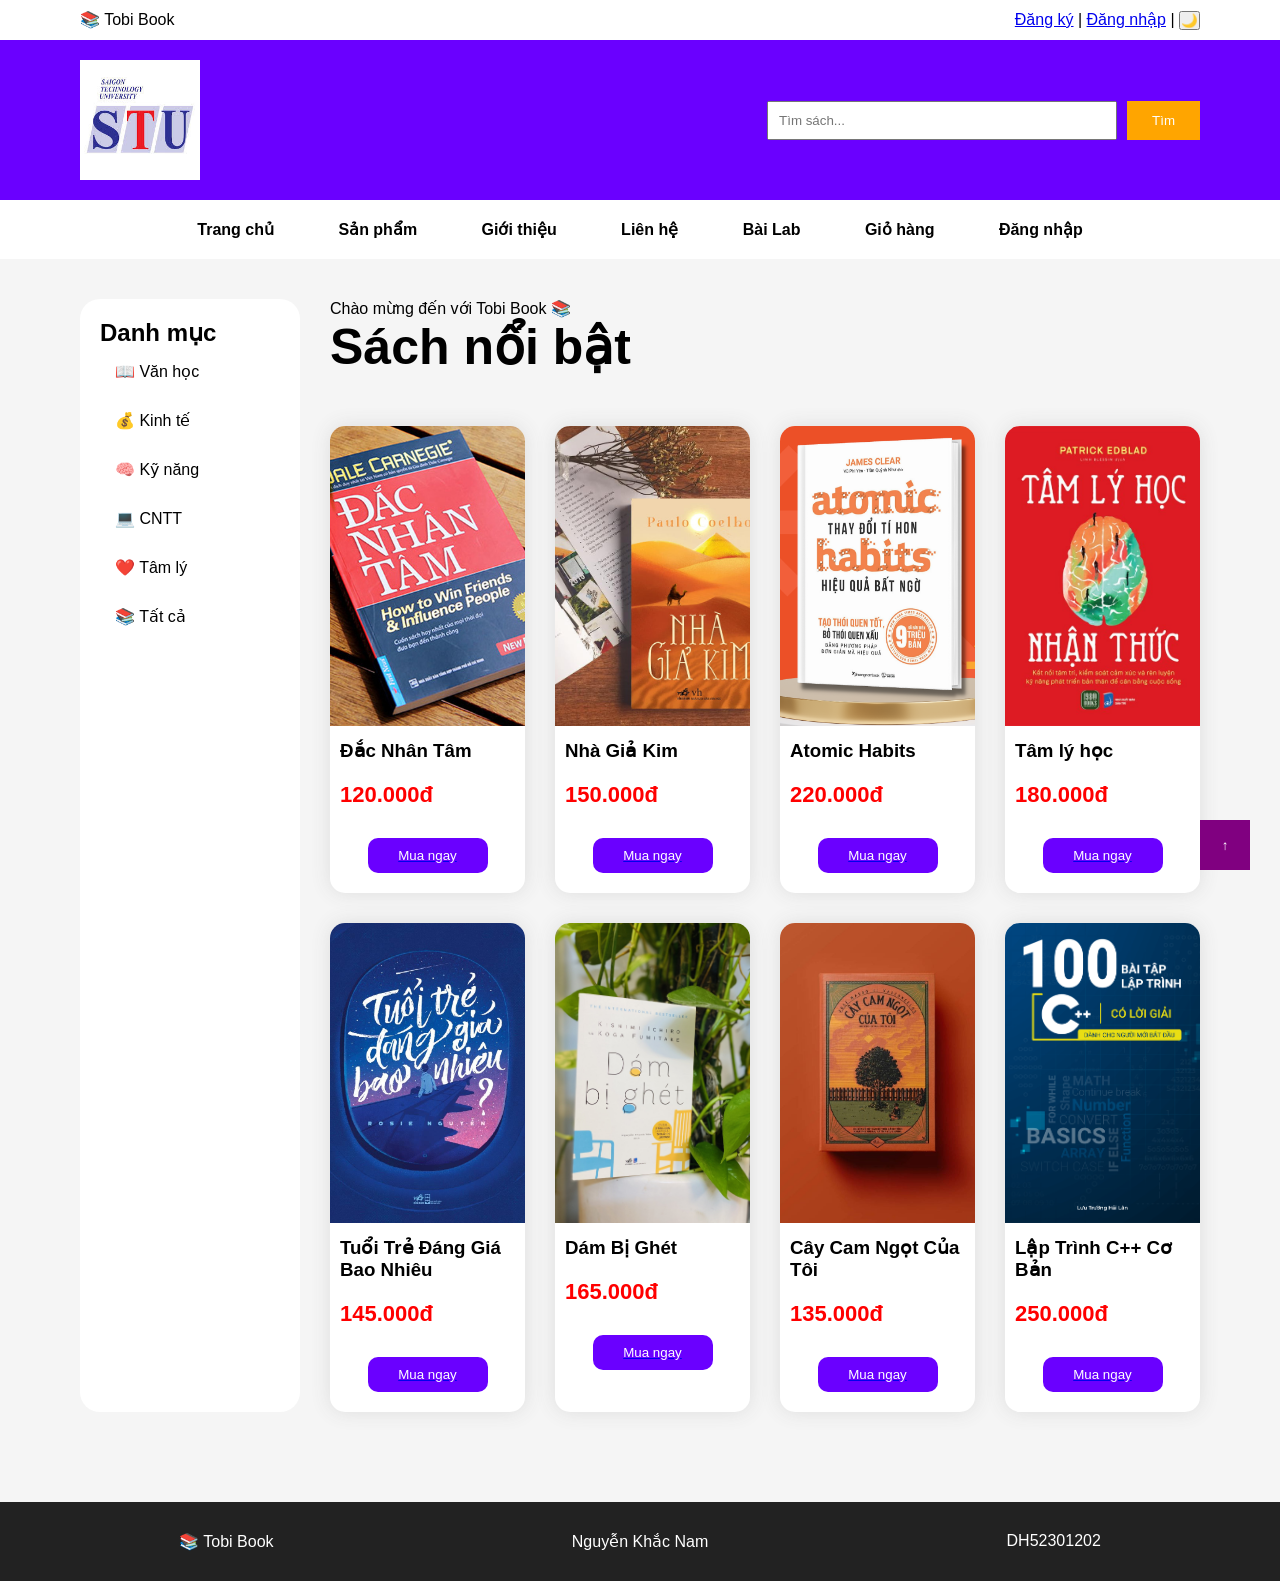
<file: index.html>
<!DOCTYPE html>
<html lang="vi">

<head>

<meta charset="UTF-8">
<meta name="viewport" content="width=device-width, initial-scale=1.0">

<title>Tobi Book</title>

<link rel="stylesheet"
href="css/style.css">

</head>

<body>

<!-- TOP -->

<div class="topbar">

<div>

📚 Tobi Book

</div>

<div>

<a href="dangky.html">Đăng ký</a>

|

<a href="dangnhap.html">Đăng nhập</a>

|

<button onclick="dark()">

🌙

</button>

</div>

</div>


<!-- HEADER -->

<header>

<img
src="images/logo.jpg"
class="logo">


<div class="search">

<input
type="text"
placeholder="Tìm sách...">

<button>

Tìm

</button>

</div>

</header>


<!-- MENU -->

<nav>

<a class="active"
href="index.html">

Trang chủ

</a>

<a href="sanpham.html">

Sản phẩm

</a>

<a href="gioithieu.html">

Giới thiệu

</a>

<a href="lienhe.html">

Liên hệ

</a>

<a href="lab.html">
Bài Lab
</a>

<a href="giohang.html">

Giỏ hàng

</a>

<a href="dangnhap.html">

Đăng nhập

</a>

</nav>


<!-- CONTENT -->

<div class="container">


<!-- SIDEBAR -->

<div class="sidebar">

<h2>

Danh mục

</h2>

<ul>

<li onclick="filterBook('vanhoc')">

📖 Văn học

</li>

<li onclick="filterBook('kinhte')">

💰 Kinh tế

</li>

<li onclick="filterBook('kynang')">

🧠 Kỹ năng

</li>

<li onclick="filterBook('cntt')">

💻 CNTT

</li>

<li onclick="filterBook('tamly')">

❤️ Tâm lý

</li>

<li onclick="filterBook('all')">

📚 Tất cả

</li>

</ul>

</div>


<!-- PRODUCTS -->

<div class="products">

<p>

Chào mừng đến với Tobi Book 📚

</p>

<h1>

Sách nổi bật

</h1>


<div class="grid">


<!-- 1 -->

<div class="card kynang">

<img src="images/book1.jpg">

<h3>Đắc Nhân Tâm</h3>

<p class="price">120.000đ</p>

<a href="chitiet.html">

<button onclick="buy()">

Mua ngay

</button>

</a>

</div>


<!-- 2 -->

<div class="card vanhoc">

<img src="images/book2.jpg">

<h3>Nhà Giả Kim</h3>

<p class="price">150.000đ</p>

<a href="chitiet.html">

<button onclick="buy()">

Mua ngay

</button>

</a>

</div>


<!-- 3 -->

<div class="card kynang">

<img src="images/book3.jpg">

<h3>Atomic Habits</h3>

<p class="price">220.000đ</p>

<a href="chitiet.html">

<button onclick="buy()">

Mua ngay

</button>

</a>

</div>


<!-- 4 -->

<div class="card tamly">

<img src="images/book4.jpg">

<h3>Tâm lý học</h3>

<p class="price">180.000đ</p>

<a href="chitiet.html">

<button onclick="buy()">

Mua ngay

</button>

</a>

</div>


<!-- 5 -->

<div class="card kynang">

<img src="images/book5.jpg">

<h3>Tuổi Trẻ Đáng Giá Bao Nhiêu</h3>

<p class="price">145.000đ</p>

<a href="chitiet.html">

<button onclick="buy()">

Mua ngay

</button>

</a>

</div>


<!-- 6 -->

<div class="card tamly">

<img src="images/book6.jpg">

<h3>Dám Bị Ghét</h3>

<p class="price">165.000đ</p>

<a href="chitiet.html">

<button onclick="buy()">

Mua ngay

</button>

</a>

</div>


<!-- 7 -->

<div class="card vanhoc">

<img src="images/book7.jpg">

<h3>Cây Cam Ngọt Của Tôi</h3>

<p class="price">135.000đ</p>

<a href="chitiet.html">

<button onclick="buy()">

Mua ngay

</button>

</a>

</div>


<!-- 8 -->

<div class="card cntt">

<img src="images/book8.jpg">

<h3>Lập Trình C++ Cơ Bản</h3>

<p class="price">250.000đ</p>

<a href="chitiet.html">

<button onclick="buy()">

Mua ngay

</button>

</a>

</div>


</div>

</div>

</div>


<!-- TOP -->

<button id="top">

↑

</button>


<!-- FOOTER -->

<footer>

<div>

📚 Tobi Book

</div>

<div>

Nguyễn Khắc Nam

</div>

<div>

DH52301202

</div>

</footer>


<script
src="js/script.js">

</script>

</body>

</html>
</file>
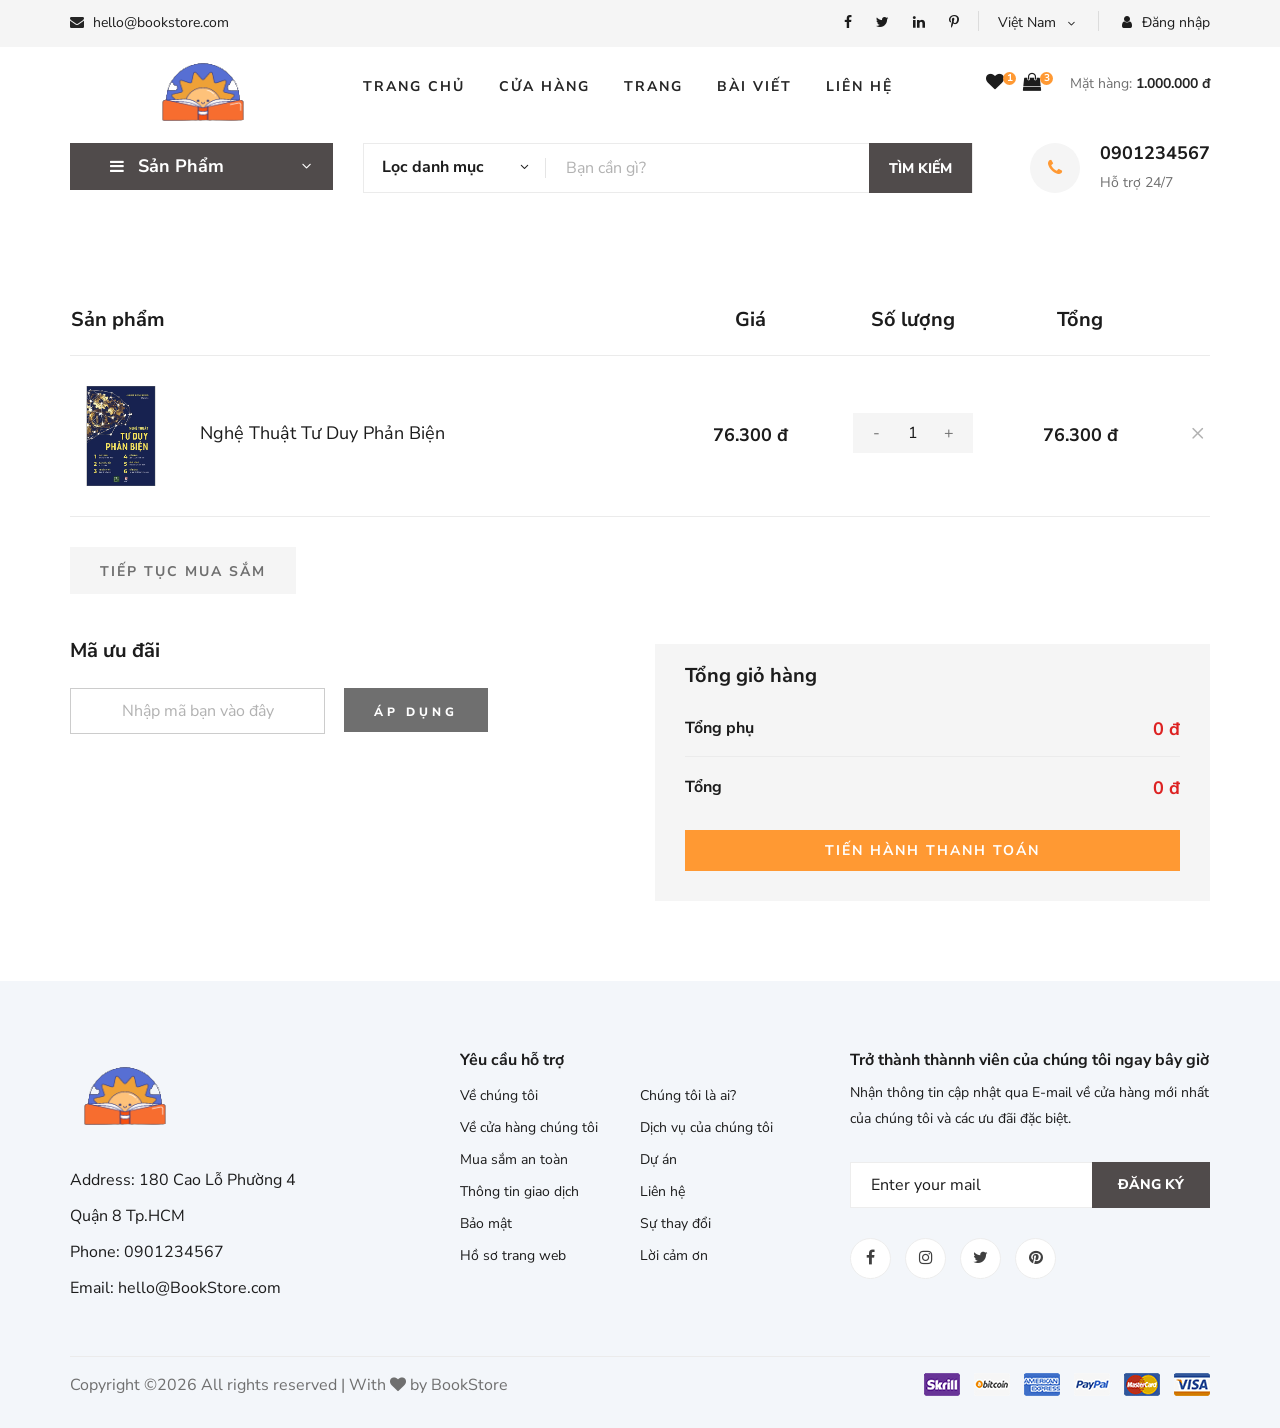
<file: labs/Lab07/demo_bai_2/index.html>
<!DOCTYPE html>
<html lang="zxx">

<head>
    <meta charset="UTF-8">
    <meta name="description" content="Ogani Template">
    <meta name="keywords" content="Ogani, unica, creative, html">
    <meta name="viewport" content="width=device-width, initial-scale=1.0">
    <meta http-equiv="X-UA-Compatible" content="ie=edge">
    <title>Nice | BookStore</title>
    
    <!-- Google Font -->
    <link href="https://fonts.googleapis.com/css2?family=Nunito Sans:wght@200;300;400;600;900&display=swap" rel="stylesheet">
    
    <!-- Css Styles -->
    <link rel="stylesheet" href="css/bootstrap.min.css" type="text/css">
    <link rel="stylesheet" href="css/font-awesome.min.css" type="text/css">
    <link rel="stylesheet" href="css/elegant-icons.css" type="text/css">
    <link rel="stylesheet" href="css/nice-select.css" type="text/css">
    <link rel="stylesheet" href="css/jquery-ui.min.css" type="text/css">
    <link rel="stylesheet" href="css/owl.carousel.min.css" type="text/css">
    <link rel="stylesheet" href="css/slicknav.min.css" type="text/css">
    <link rel="stylesheet" href="css/style.css" type="text/css">


</head>

<body>
    <!-- Page Preloder -->
    <div id="preloder">
        <div class="loader"></div>
    </div>

    <!-- Humberger Begin -->
    <div class="humberger__menu__overlay"></div>
    <div class="humberger__menu__wrapper">
        <div class="humberger__menu__logo">
            <a href="#"><img src="img/logo.png" alt=""></a>
        </div>
        <div class="humberger__menu__cart">
            <ul>
                <li><a href="#"><i class="fa fa-heart"></i> <span>1</span></a></li>
                <li><a href="#"><i class="fa fa-shopping-bag"></i> <span>3</span></a></li>
            </ul>
            <div class="header__cart__price">Mặt hàng: <span>1.000.000 đ</span></div>
        </div>
        <div class="humberger__menu__widget">
            <div class="header__top__right__language">
                <div>Việt Nam</div>
                <span class="arrow_carrot-down"></span>
                <ul>
                    <li><a href="#">Spanis</a></li>
                    <li><a href="#">English</a></li>
                </ul>
            </div>
            <div class="header__top__right__auth">
                <a href="#"><i class="fa fa-user"></i> Đăng nhập</a>
            </div>
        </div>
        <nav class="humberger__menu__nav mobile-menu">
            <ul>
                <li><a href="./index.html">Trang chủ</a></li>
                <li><a href="./shop-grid.html">Cửa hàng</a></li>
                <li><a href="#">Trang</a>
                    <ul class="header__menu__dropdown">
                        <li><a href="./shop-details.html">Cửa hàng chi tiết</a></li>
                        <li><a href="./shoping-cart.html">Giỏ hàng</a></li>
                        <li><a href="./checkout.html">Thủ tục thanh toán</a></li>
                        <li><a href="./blog-details.html">Chi tiết bài viết</a></li>
                    </ul>
                </li>
                <li><a href="./blog.html">Bài viết</a></li>
                <li><a href="./contact.html">Liên hệ</a></li>
            </ul>
        </nav>
        <div id="mobile-menu-wrap"></div>
        <div class="header__top__right__social">
            <a href="#"><i class="fa fa-facebook"></i></a>
            <a href="#"><i class="fa fa-twitter"></i></a>
            <a href="#"><i class="fa fa-linkedin"></i></a>
            <a href="#"><i class="fa fa-pinterest-p"></i></a>
        </div>
        <div class="humberger__menu__contact">
            <ul>
                <li><i class="fa fa-envelope"></i> hello@bookstore.com</li>
            </ul>
        </div>
    </div>
    <!-- Humberger End -->

    <!-- Header Section Begin -->
    <header class="header">
        <div class="header__top">
            <div class="container">
                <div class="row">
                    <div class="col-lg-6 col-md-6">
                        <div class="header__top__left">
                            <ul>
                                <li><i class="fa fa-envelope"></i> hello@bookstore.com</li>
                            </ul>
                        </div>
                    </div>
                    <div class="col-lg-6 col-md-6">
                        <div class="header__top__right">
                            <div class="header__top__right__social">
                                <a href="#"><i class="fa fa-facebook"></i></a>
                                <a href="#"><i class="fa fa-twitter"></i></a>
                                <a href="#"><i class="fa fa-linkedin"></i></a>
                                <a href="#"><i class="fa fa-pinterest-p"></i></a>
                            </div>
                            <div class="header__top__right__language">
                                <div>Việt Nam</div>
                                <span class="arrow_carrot-down"></span>
                                <ul>
                                    <li><a href="#">Spanis</a></li>
                                    <li><a href="#">English</a></li>
                                </ul>
                            </div>
                            <div class="header__top__right__auth">
                                <a href="#"><i class="fa fa-user"></i> Đăng nhập</a>
                            </div>
                        </div>
                    </div>
                </div>
            </div>
        </div>
        <div class="container">
            <div class="row">
                <div class="col-lg-3">
                    <div class="header__logo">
                        <a href="./index.html"><img src="img/logo.png" alt=""></a>
                    </div>
                </div>
                <div class="col-lg-6">
                    <nav class="header__menu">
                        <ul class="ul-menu">
                            <li><a href="./index.html">Trang chủ</a></li>
                            <li><a href="./shop-grid.html">Cửa hàng</a></li>
                            <li><a href="#">Trang</a>
                                <ul class="header__menu__dropdown">
                                    <li><a href="./shop-details.html">Cửa hàng chi tiết</a></li>
                                    <li><a href="./shoping-cart.html">Giỏ hàng</a></li>
                                    <li><a href="./checkout.html">Thủ tục thanh toán</a></li>
                                    <li><a href="./blog-details.html">Chi tiết bài viết</a></li>
                                </ul>
                            </li>
                            <li><a href="./blog.html">Bài viết</a></li>
                            <li><a href="./contact.html">Liên hệ</a></li>
                        </ul>
                    </nav>
                </div>
                <div class="col-lg-3">
                    <div class="header__cart">
                        <ul>
                            <li><a href="#"><i class="fa fa-heart"></i> <span>1</span></a></li>
                            <li><a href="#"><i class="fa fa-shopping-bag"></i> <span>3</span></a></li>
                        </ul>
                        <div class="header__cart__price">Mặt hàng: <span>1.000.000 đ</span></div>
                    </div>
                </div>
            </div>
            <div class="humberger__open">
                <i class="fa fa-bars"></i>
            </div>
        </div>
    </header>
    <!-- Header Section End -->

    <!-- Hero Section Begin -->
    <section class="hero hero-normal">
        <div class="container">
            <div class="row">
                <div class="col-lg-3">
                    <div class="hero__categories">
                        <div class="hero__categories__all">
                            <i class="fa fa-bars"></i>
                            <span>Sản Phẩm</span>
                        </div>
                        <ul>
                            <li><a href="#">Văn học</a></li>
                            <li><a href="#">Kinh tế</a></li>
                            <li><a href="#">Thiếu nhi</a></li>
                            <li><a href="#">Kĩ năng sống</a></li>
                            <li><a href="#">Giáo khoa</a></li>
                            <li><a href="#">Từ điển</a></li>
                            <li><a href="#">Lịch sử</a></li>
                            <li><a href="#">Y học</a></li>
                            <li><a href="#">Tạp chí</a></li>
                            <li><a href="#">Ngoại ngữ</a></li>
                            <li><a href="#">Giáo trình</a></li>
                        </ul>
                    </div>
                </div>
                <div class="col-lg-9">
                    <div class="hero__search">
                        <div class="hero__search__form">
                            <form action="#">
                                <div class="hero__search__categories">
                                    Lọc danh mục
                                    <span class="arrow_carrot-down"></span>
                                </div>
                                <input type="text" placeholder="Bạn cần gì?">
                                <button type="submit" class="site-btn">TÌM KIẾM</button>
                            </form>
                        </div>
                        <div class="hero__search__phone">
                            <div class="hero__search__phone__icon">
                                <i class="fa fa-phone"></i>
                            </div>
                            <div class="hero__search__phone__text">
                                <h5>0901234567</h5>
                                <span>Hỗ trợ 24/7 </span>
                            </div>
                        </div>
                    </div>
                </div>
            </div>
        </div>
    </section>
    <!-- Hero Section End -->

    <!-- Shoping Cart Section Begin -->
    <section class="shoping-cart spad">
        <div class="container">
            <div class="row">
                <div class="col-lg-12">
                    <div class="shoping__cart__table">
                        <table>
                            <thead>
                                <tr>
                                    <th class="shoping__product">Sản phẩm</th>
                                    <th>Giá</th>
                                    <th>Số lượng</th>
                                    <th>Tổng</th>
                                    <th></th>
                                </tr>
                            </thead>
                            <tbody>
                                <tr>
                                    <td class="shoping__cart__item">
                                        <img src="img/featured/Book_2.jpg" alt="" width="100px">
                                        <h5>Nghệ Thuật Tư Duy Phản Biện</h5>
                                    </td>
                                    <td class="shoping__cart__price">
                                        76.300 đ
                                    </td>
                                    <td class="shoping__cart__quantity">
                                        <div class="quantity">
                                            <div class="pro-qty">
                                                <input value="1" id="quantity" >
                                            </div>
                                        </div>
                                    </td>
                                    <td class="shoping__cart__total" id="total">
                                        76.300 đ
                                    </td>
                                    <td class="shoping__cart__item__close">
                                        <span class="icon_close"></span>
                                    </td>
                                </tr>
                            </tbody>
                        </table>
                    </div>
                </div>
            </div>
            <div class="row">
                <div class="col-lg-12">
                    <div class="shoping__cart__btns">
                        <a href="#" class="primary-btn cart-btn">TIẾP TỤC MUA SẮM</a>
                    </div>
                </div>
                <div class="col-lg-6">
                    <div class="shoping__continue">
                        <div class="shoping__discount">
                            <h5>Mã ưu đãi</h5>
                            <form action="#">
                                <input type="text" placeholder="Nhập mã bạn vào đây">
                                <button type="submit" class="site-btn">ÁP DỤNG</button>
                            </form>
                        </div>
                    </div>
                </div>
                <div class="col-lg-6">
                    <div class="shoping__checkout">
                        <h5>Tổng giỏ hàng</h5>
                        <ul>
                            <li>Tổng phụ <span>0 đ</span></li>
                            <li>Tổng <span>0 đ</span></li>
                        </ul>
                        <a href="#" class="primary-btn">Tiến hành thanh toán</a>
                    </div>
                </div>
            </div>
        </div>
    </section>
    <!-- Shoping Cart Section End -->


    <!-- Footer Section Begin -->
    <footer class="footer spad">
        <div class="container">
            <div class="row">
                <div class="col-lg-3 col-md-6 col-sm-6">
                    <div class="footer__about">
                        <div class="footer__about__logo">
                            <a href="./index.html"><img src="img/logo.png" alt=""></a>
                        </div>
                        <ul>
                            <li>Address: 180 Cao Lỗ Phường 4 Quận 8 Tp.HCM</li>
                            <li>Phone: 0901234567</li>
                            <li>Email: hello@BookStore.com</li>
                        </ul>
                    </div>
                </div>
                <div class="col-lg-4 col-md-6 col-sm-6 offset-lg-1">
                    <div class="footer__widget">
                        <h6>
                            Yêu cầu hỗ trợ</h6>
                        <ul>
                            <li><a href="#">Về chúng tôi</a></li>
                            <li><a href="#">Về cửa hàng chúng tôi</a></li>
                            <li><a href="#">Mua sắm an toàn</a></li>
                            <li><a href="#">Thông tin giao dịch</a></li>
                            <li><a href="#">Bảo mật</a></li>
                            <li><a href="#">Hồ sơ trang web</a></li>
                        </ul>
                        <ul>
                            <li><a href="#">Chúng tôi là ai?</a></li>
                            <li><a href="#">Dịch vụ của chúng tôi</a></li>
                            <li><a href="#">Dự án</a></li>
                            <li><a href="#">Liên hệ</a></li>
                            <li><a href="#">Sự thay đổi</a></li>
                            <li><a href="#">Lời cảm ơn</a></li>
                        </ul>
                    </div>
                </div>
                <div class="col-lg-4 col-md-12">
                    <div class="footer__widget">
                        <h6>Trở thành thànnh viên của chúng tôi ngay bây giờ</h6>
                        <p>Nhận thông tin cập nhật qua E-mail về cửa hàng mới nhất của chúng tôi và các ưu đãi đặc biệt.</p>
                        <form action="#">
                            <input type="text" placeholder="Enter your mail">
                            <button type="submit" class="site-btn">Đăng ký</button>
                        </form>
                        <div class="footer__widget__social">
                            <a href="#"><i class="fa fa-facebook"></i></a>
                            <a href="#"><i class="fa fa-instagram"></i></a>
                            <a href="#"><i class="fa fa-twitter"></i></a>
                            <a href="#"><i class="fa fa-pinterest"></i></a>
                        </div>
                    </div>
                </div>
            </div>
            <div class="row">
                <div class="col-lg-12">
                    <div class="footer__copyright">
                        <div class="footer__copyright__text"><p>
  Copyright &copy;<script>document.write(new Date().getFullYear());</script> All rights reserved | With <i class="fa fa-heart" aria-hidden="true"></i> by BookStore</a>
  </p></div>
                        <div class="footer__copyright__payment"><img src="img/payment-item.png" alt=""></div>
                    </div>
                </div>
            </div>
        </div>
    </footer>
    <!-- Footer Section End -->

    <!-- Js Plugins -->
    <script src="js/jquery-3.3.1.min.js"></script>
    <script src="js/bootstrap.min.js"></script>
    <script src="js/jquery.nice-select.min.js"></script>
    <script src="js/jquery-ui.min.js"></script>
    <script src="js/jquery.slicknav.js"></script>
    <script src="js/mixitup.min.js"></script>
    <script src="js/owl.carousel.min.js"></script>
    <script src="js/main.js"></script>


</body>

</html>
</file>
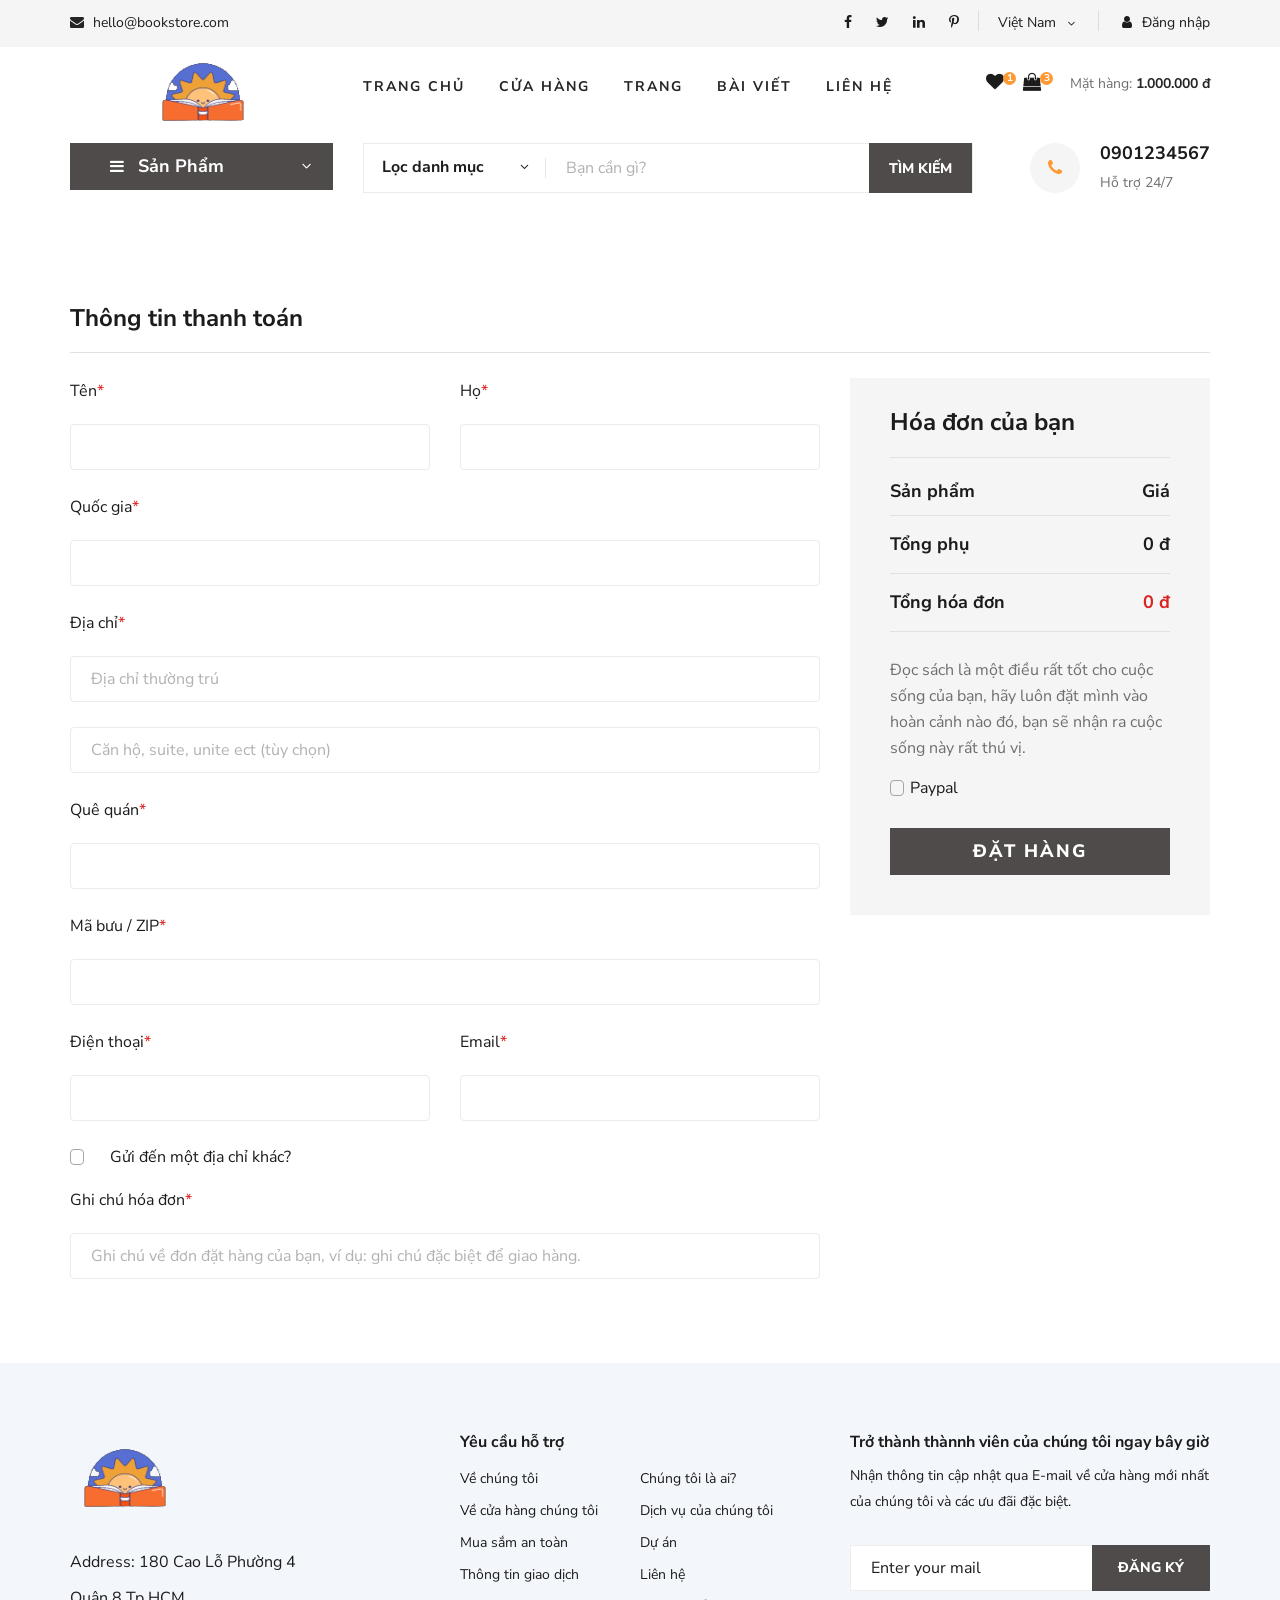
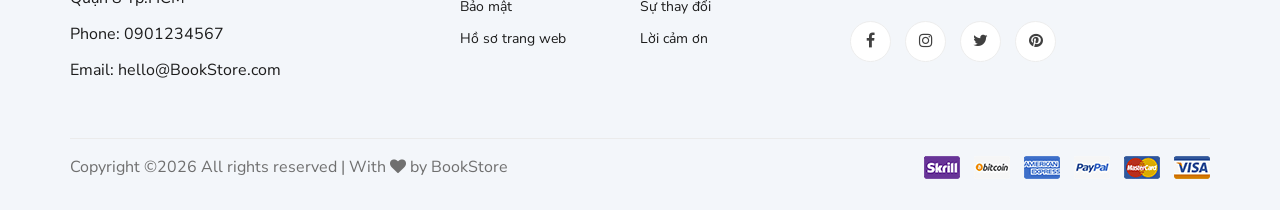
<file: labs/Lab07/Vi_du/index.html>
<!DOCTYPE html>
<html lang="zxx">

<head>
    <meta charset="UTF-8">
    <meta name="description" content="Ogani Template">
    <meta name="keywords" content="Ogani, unica, creative, html">
    <meta name="viewport" content="width=device-width, initial-scale=1.0">
    <meta http-equiv="X-UA-Compatible" content="ie=edge">
    <title>Nice | BookStore</title>
    
    <!-- Google Font -->
    <link href="https://fonts.googleapis.com/css2?family=Nunito Sans:wght@200;300;400;600;900&display=swap" rel="stylesheet">
    
    <!-- Css Styles -->
    <link rel="stylesheet" href="css/bootstrap.min.css" type="text/css">
    <link rel="stylesheet" href="css/font-awesome.min.css" type="text/css">
    <link rel="stylesheet" href="css/elegant-icons.css" type="text/css">
    <link rel="stylesheet" href="css/nice-select.css" type="text/css">
    <link rel="stylesheet" href="css/jquery-ui.min.css" type="text/css">
    <link rel="stylesheet" href="css/owl.carousel.min.css" type="text/css">
    <link rel="stylesheet" href="css/slicknav.min.css" type="text/css">
    <link rel="stylesheet" href="css/style.css" type="text/css">


    <style>
        .error-message {
            color: red;
            font-size: 14px; 
            margin-top: 5px; 
        }
    </style>
</head>

<body>
    <!-- Page Preloder -->
    <div id="preloder">
        <div class="loader"></div>
    </div>

    <!-- Humberger Begin -->
    <div class="humberger__menu__overlay"></div>
    <div class="humberger__menu__wrapper">
        <div class="humberger__menu__logo">
            <a href="#"><img src="img/logo.png" alt=""></a>
        </div>
        <div class="humberger__menu__cart">
            <ul>
                <li><a href="#"><i class="fa fa-heart"></i> <span>1</span></a></li>
                <li><a href="#"><i class="fa fa-shopping-bag"></i> <span>3</span></a></li>
            </ul>
            <div class="header__cart__price">Mặt hàng: <span>1.000.000 đ</span></div>
        </div>
        <div class="humberger__menu__widget">
            <div class="header__top__right__language">
                <div>Việt Nam</div>
                <span class="arrow_carrot-down"></span>
                <ul>
                    <li><a href="#">Spanis</a></li>
                    <li><a href="#">English</a></li>
                </ul>
            </div>
            <div class="header__top__right__auth">
                <a href="#"><i class="fa fa-user"></i> Đăng nhập</a>
            </div>
        </div>
        <nav class="humberger__menu__nav mobile-menu">
            <ul>
                <li><a href="./index.html">Trang chủ</a></li>
                <li><a href="./shop-grid.html">Cửa hàng</a></li>
                <li><a href="#">Trang</a>
                    <ul class="header__menu__dropdown">
                        <li><a href="./shop-details.html">Cửa hàng chi tiết</a></li>
                        <li><a href="./shoping-cart.html">Giỏ hàng</a></li>
                        <li><a href="./checkout.html">Thủ tục thanh toán</a></li>
                        <li><a href="./blog-details.html">Chi tiết bài viết</a></li>
                    </ul>
                </li>
                <li><a href="./blog.html">Bài viết</a></li>
                <li><a href="./contact.html">Liên hệ</a></li>
            </ul>
        </nav>
        <div id="mobile-menu-wrap"></div>
        <div class="header__top__right__social">
            <a href="#"><i class="fa fa-facebook"></i></a>
            <a href="#"><i class="fa fa-twitter"></i></a>
            <a href="#"><i class="fa fa-linkedin"></i></a>
            <a href="#"><i class="fa fa-pinterest-p"></i></a>
        </div>
        <div class="humberger__menu__contact">
            <ul>
                <li><i class="fa fa-envelope"></i> hello@bookstore.com</li>
            </ul>
        </div>
    </div>
    <!-- Humberger End -->

    <!-- Header Section Begin -->
    <header class="header">
        <div class="header__top">
            <div class="container">
                <div class="row">
                    <div class="col-lg-6 col-md-6">
                        <div class="header__top__left">
                            <ul>
                                <li><i class="fa fa-envelope"></i> hello@bookstore.com</li>
                            </ul>
                        </div>
                    </div>
                    <div class="col-lg-6 col-md-6">
                        <div class="header__top__right">
                            <div class="header__top__right__social">
                                <a href="#"><i class="fa fa-facebook"></i></a>
                                <a href="#"><i class="fa fa-twitter"></i></a>
                                <a href="#"><i class="fa fa-linkedin"></i></a>
                                <a href="#"><i class="fa fa-pinterest-p"></i></a>
                            </div>
                            <div class="header__top__right__language">
                                <div>Việt Nam</div>
                                <span class="arrow_carrot-down"></span>
                                <ul>
                                    <li><a href="#">Spanis</a></li>
                                    <li><a href="#">English</a></li>
                                </ul>
                            </div>
                            <div class="header__top__right__auth">
                                <a href="#"><i class="fa fa-user"></i> Đăng nhập</a>
                            </div>
                        </div>
                    </div>
                </div>
            </div>
        </div>
        <div class="container">
            <div class="row">
                <div class="col-lg-3">
                    <div class="header__logo">
                        <a href="./index.html"><img src="img/logo.png" alt=""></a>
                    </div>
                </div>
                <div class="col-lg-6">
                    <nav class="header__menu">
                        <ul class="ul-menu">
                            <li><a href="./index.html">Trang chủ</a></li>
                            <li><a href="./shop-grid.html">Cửa hàng</a></li>
                            <li><a href="#">Trang</a>
                                <ul class="header__menu__dropdown">
                                    <li><a href="./shop-details.html">Cửa hàng chi tiết</a></li>
                                    <li><a href="./shoping-cart.html">Giỏ hàng</a></li>
                                    <li><a href="./checkout.html">Thủ tục thanh toán</a></li>
                                    <li><a href="./blog-details.html">Chi tiết bài viết</a></li>
                                </ul>
                            </li>
                            <li><a href="./blog.html">Bài viết</a></li>
                            <li><a href="./contact.html">Liên hệ</a></li>
                        </ul>
                    </nav>
                </div>
                <div class="col-lg-3">
                    <div class="header__cart">
                        <ul>
                            <li><a href="#"><i class="fa fa-heart"></i> <span>1</span></a></li>
                            <li><a href="#"><i class="fa fa-shopping-bag"></i> <span>3</span></a></li>
                        </ul>
                        <div class="header__cart__price">Mặt hàng: <span>1.000.000 đ</span></div>
                    </div>
                </div>
            </div>
            <div class="humberger__open">
                <i class="fa fa-bars"></i>
            </div>
        </div>
    </header>
    <!-- Header Section End -->

    <!-- Hero Section Begin -->
    <section class="hero hero-normal">
        <div class="container">
            <div class="row">
                <div class="col-lg-3">
                    <div class="hero__categories">
                        <div class="hero__categories__all">
                            <i class="fa fa-bars"></i>
                            <span>Sản Phẩm</span>
                        </div>
                        <ul>
                            <li><a href="#">Văn học</a></li>
                            <li><a href="#">Kinh tế</a></li>
                            <li><a href="#">Thiếu nhi</a></li>
                            <li><a href="#">Kĩ năng sống</a></li>
                            <li><a href="#">Giáo khoa</a></li>
                            <li><a href="#">Từ điển</a></li>
                            <li><a href="#">Lịch sử</a></li>
                            <li><a href="#">Y học</a></li>
                            <li><a href="#">Tạp chí</a></li>
                            <li><a href="#">Ngoại ngữ</a></li>
                            <li><a href="#">Giáo trình</a></li>
                        </ul>
                    </div>
                </div>
                <div class="col-lg-9">
                    <div class="hero__search">
                        <div class="hero__search__form">
                            <form action="#">
                                <div class="hero__search__categories">
                                    Lọc danh mục
                                    <span class="arrow_carrot-down"></span>
                                </div>
                                <input type="text" placeholder="Bạn cần gì?">
                                <button type="submit" class="site-btn">TÌM KIẾM</button>
                            </form>
                        </div>
                        <div class="hero__search__phone">
                            <div class="hero__search__phone__icon">
                                <i class="fa fa-phone"></i>
                            </div>
                            <div class="hero__search__phone__text">
                                <h5>0901234567</h5>
                                <span>Hỗ trợ 24/7 </span>
                            </div>
                        </div>
                    </div>
                </div>
            </div>
        </div>
    </section>
    <!-- Hero Section End -->

     <!-- Checkout Section Begin -->
     <section class="checkout spad">
        <div class="container">
            <div class="checkout__form">
                <h4>Thông tin thanh toán</h4>
                <form id="checkoutForm" action="#">
                    <div class="row">
                        <div class="col-lg-8 col-md-6">
                            <div class="row">
                                <div class="col-lg-6">
                                    <div class="checkout__input">
                                        <p>Tên<span>*</span></p>
                                        <input type="text" id="firstNameInput">
                                        <div class="error-message" id="firstNameErrorMessage"></div>
                                    </div>
                                </div>
                                <div class="col-lg-6">
                                    <div class="checkout__input">
                                        <p>Họ<span>*</span></p>
                                        <input type="text" id="lastNameInput">
                                        <div class="error-message" id="lastNameErrorMessage"></div>
                                    </div>
                                </div>
                            </div>
                            <div class="checkout__input">
                                <p>Quốc gia<span>*</span></p>
                                <input type="text" id="nationInput">
                                <div class="error-message" id="nationErrorMessage"></div>
                            </div>
                            <div class="checkout__input">
                                <p>Địa chỉ<span>*</span></p>
                                <input type="text" placeholder="Địa chỉ thường trú" class="checkout__input__add" id="adresseInput">
                                <div class="error-message" id="adresseErrorMessage"></div>
                                <input type="text" placeholder="Căn hộ, suite, unite ect (tùy chọn)" id="suiteInput">
                                <div class="error-message" id="suiteErrorMessage"></div>
                            </div>
                            <div class="checkout__input">
                                <p>Quê quán<span>*</span></p>
                                <input type="text" id="countryInput">
                                <div class="error-message" id="countryErrorMessage"></div>
                            </div>
                            <div class="checkout__input">
                                <p>Mã bưu / ZIP<span>*</span></p>
                                <input type="text" id="zipInput">
                                <div class="error-message" id="zipErrorMessage"></div>
                            </div>
                            <div class="row">
                                <div class="col-lg-6">
                                    <div class="checkout__input">
                                        <p>Điện thoại<span>*</span></p>
                                        <input type="text" id="numInput">
                                        <div class="error-message" id="numErrorMessage"></div>
                                    </div>
                                </div>
                                <div class="col-lg-6">
                                    <div class="checkout__input">
                                        <p>Email<span>*</span></p>
                                        <input type="text" id="emailInput">
                                        <div class="error-message" id="emailErrorMessage"></div>
                                    </div>
                                </div>
                            </div>
                           
                            <div class="checkout__input__checkbox">
                                <label for="diff-acc">
                                    Gửi đến một địa chỉ khác?
                                    <input type="checkbox" id="diff-acc">
                                    <span class="checkmark"></span>
                                </label>
                            </div>
                            <div class="checkout__input">
                                <p>Ghi chú hóa đơn<span>*</span></p>
                                <input type="text" placeholder="Ghi chú về đơn đặt hàng của bạn, ví dụ: ghi chú đặc biệt để giao hàng." id="noteInput">
                                <div class="error-message" id="noteErrorMessage"></div>
                            </div>
                        </div>
                        <div class="col-lg-4 col-md-6">
                            <div class="checkout__order">
                                <h4>Hóa đơn của bạn</h4>
                                <div class="checkout__order__products">Sản phẩm <span>Giá</span></div>
                               
                                <div class="checkout__order__subtotal">Tổng phụ <span>0 đ</span></div>
                                <div class="checkout__order__total">Tổng hóa đơn <span>0 đ</span></div>
                                <p>Đọc sách là một điều rất tốt cho cuộc sống của bạn, hãy luôn đặt mình vào hoàn cảnh nào đó, bạn sẽ
                                    nhận ra cuộc sống này rất thú vị.
                                </p>
                                <div class="checkout__input__checkbox">
                                    <label for="paypal">
                                        Paypal
                                        <input type="checkbox" id="paypal">
                                        <span class="checkmark"></span>
                                    </label>
                                </div>
                                <button type="button" class="site-btn" onclick="validateForm()">Đặt hàng</button>
                            </div>
                        </div>
                    </div>
                </form>
            </div>
        </div>
    </section>
    <!-- Checkout Section End -->


    <!-- Footer Section Begin -->
    <footer class="footer spad">
        <div class="container">
            <div class="row">
                <div class="col-lg-3 col-md-6 col-sm-6">
                    <div class="footer__about">
                        <div class="footer__about__logo">
                            <a href="./index.html"><img src="img/logo.png" alt=""></a>
                        </div>
                        <ul>
                            <li>Address: 180 Cao Lỗ Phường 4 Quận 8 Tp.HCM</li>
                            <li>Phone: 0901234567</li>
                            <li>Email: hello@BookStore.com</li>
                        </ul>
                    </div>
                </div>
                <div class="col-lg-4 col-md-6 col-sm-6 offset-lg-1">
                    <div class="footer__widget">
                        <h6>
                            Yêu cầu hỗ trợ</h6>
                        <ul>
                            <li><a href="#">Về chúng tôi</a></li>
                            <li><a href="#">Về cửa hàng chúng tôi</a></li>
                            <li><a href="#">Mua sắm an toàn</a></li>
                            <li><a href="#">Thông tin giao dịch</a></li>
                            <li><a href="#">Bảo mật</a></li>
                            <li><a href="#">Hồ sơ trang web</a></li>
                        </ul>
                        <ul>
                            <li><a href="#">Chúng tôi là ai?</a></li>
                            <li><a href="#">Dịch vụ của chúng tôi</a></li>
                            <li><a href="#">Dự án</a></li>
                            <li><a href="#">Liên hệ</a></li>
                            <li><a href="#">Sự thay đổi</a></li>
                            <li><a href="#">Lời cảm ơn</a></li>
                        </ul>
                    </div>
                </div>
                <div class="col-lg-4 col-md-12">
                    <div class="footer__widget">
                        <h6>Trở thành thànnh viên của chúng tôi ngay bây giờ</h6>
                        <p>Nhận thông tin cập nhật qua E-mail về cửa hàng mới nhất của chúng tôi và các ưu đãi đặc biệt.</p>
                        <form action="#">
                            <input type="text" placeholder="Enter your mail">
                            <button type="submit" class="site-btn">Đăng ký</button>
                        </form>
                        <div class="footer__widget__social">
                            <a href="#"><i class="fa fa-facebook"></i></a>
                            <a href="#"><i class="fa fa-instagram"></i></a>
                            <a href="#"><i class="fa fa-twitter"></i></a>
                            <a href="#"><i class="fa fa-pinterest"></i></a>
                        </div>
                    </div>
                </div>
            </div>
            <div class="row">
                <div class="col-lg-12">
                    <div class="footer__copyright">
                        <div class="footer__copyright__text"><p>
  Copyright &copy;<script>document.write(new Date().getFullYear());</script> All rights reserved | With <i class="fa fa-heart" aria-hidden="true"></i> by BookStore</a>
  </p></div>
                        <div class="footer__copyright__payment"><img src="img/payment-item.png" alt=""></div>
                    </div>
                </div>
            </div>
        </div>
    </footer>
    <!-- Footer Section End -->

    <!-- Js Plugins -->
    <script src="js/jquery-3.3.1.min.js"></script>
    <script src="js/bootstrap.min.js"></script>
    <script src="js/jquery.nice-select.min.js"></script>
    <script src="js/jquery-ui.min.js"></script>
    <script src="js/jquery.slicknav.js"></script>
    <script src="js/mixitup.min.js"></script>
    <script src="js/owl.carousel.min.js"></script>
    <script src="js/main.js"></script>



    <!-- JavaScript -->
    <script>
        function validateForm() {
            
            var firstName = firstNameInput.value.trim();
            var email = emailInput.value.trim();
            var lastName=lastNameInput.value.trim();
            var nation=nationInput.value.trim();
            var address=adresseInput.value.trim();
            var suite=suiteInput.value.trim();
            var country=countryInput.value.trim();
            var zip=zipInput.value.trim();
            var num=numInput.value.trim();
            var isValid = true;

            if (firstName === '') {
                firstNameErrorMessage.textContent = 'Vui lòng nhập tên của bạn.';
                isValid = false;
            } else {
                firstNameErrorMessage.textContent = '';
            }
            if (lastName === '') {
                lastNameErrorMessage.textContent = 'Vui lòng nhập họ của bạn.';
                isValid = false;
            } else {
                lastNameErrorMessage.textContent = '';
            }
            if (nation === '') {
                nationErrorMessage.textContent = 'Vui lòng nhập quốc gia của bạn.';
                isValid = false;
            } else {
                nationErrorMessage.textContent = '';
            }
            if (address === '') {
                adresseErrorMessage.textContent = 'Vui lòng nhập địa chỉ của bạn.';
                isValid = false;
            } else {
                adresseErrorMessage.textContent = '';
            }
            if (suite === '') {
                suiteErrorMessage.textContent = 'Vui lòng nhập nơi của bạn.';
                isValid = false;
            } else {
                suiteErrorMessage.textContent = '';
            }
            if (country === '') {
                countryErrorMessage.textContent = 'Vui lòng nhập quê quán của bạn.';
                isValid = false;
            } else {
                countryErrorMessage.textContent = '';
            }
            if (zip === '') {
                zipErrorMessage.textContent = 'Vui lòng nhập mã bưu của bạn.';
                isValid = false;
            } else {
                zipErrorMessage.textContent = '';
            }
            if (num === '') {
                numErrorMessage.textContent = 'Vui lòng nhập số điện thoại của bạn.';
                isValid = false;
            } else {
                numErrorMessage.textContent = '';
            }
            if (!validateEmail(emailInput.value)) {
                emailErrorMessage.textContent = 'Vui lòng nhập một địa chỉ email hợp lệ.';
                isValid = false;
            } else {
                emailErrorMessage.textContent = '';
            }
            

            if (isValid) {
                alert('Đặt hàng thành công!');
            }
            

        }
    
        function validateEmail(email) {
            var emailRegex = /\S+@\S+\.\S+/;
            return emailRegex.test(email);
        }
    
    </script>
    
</body>

</html>
</file>
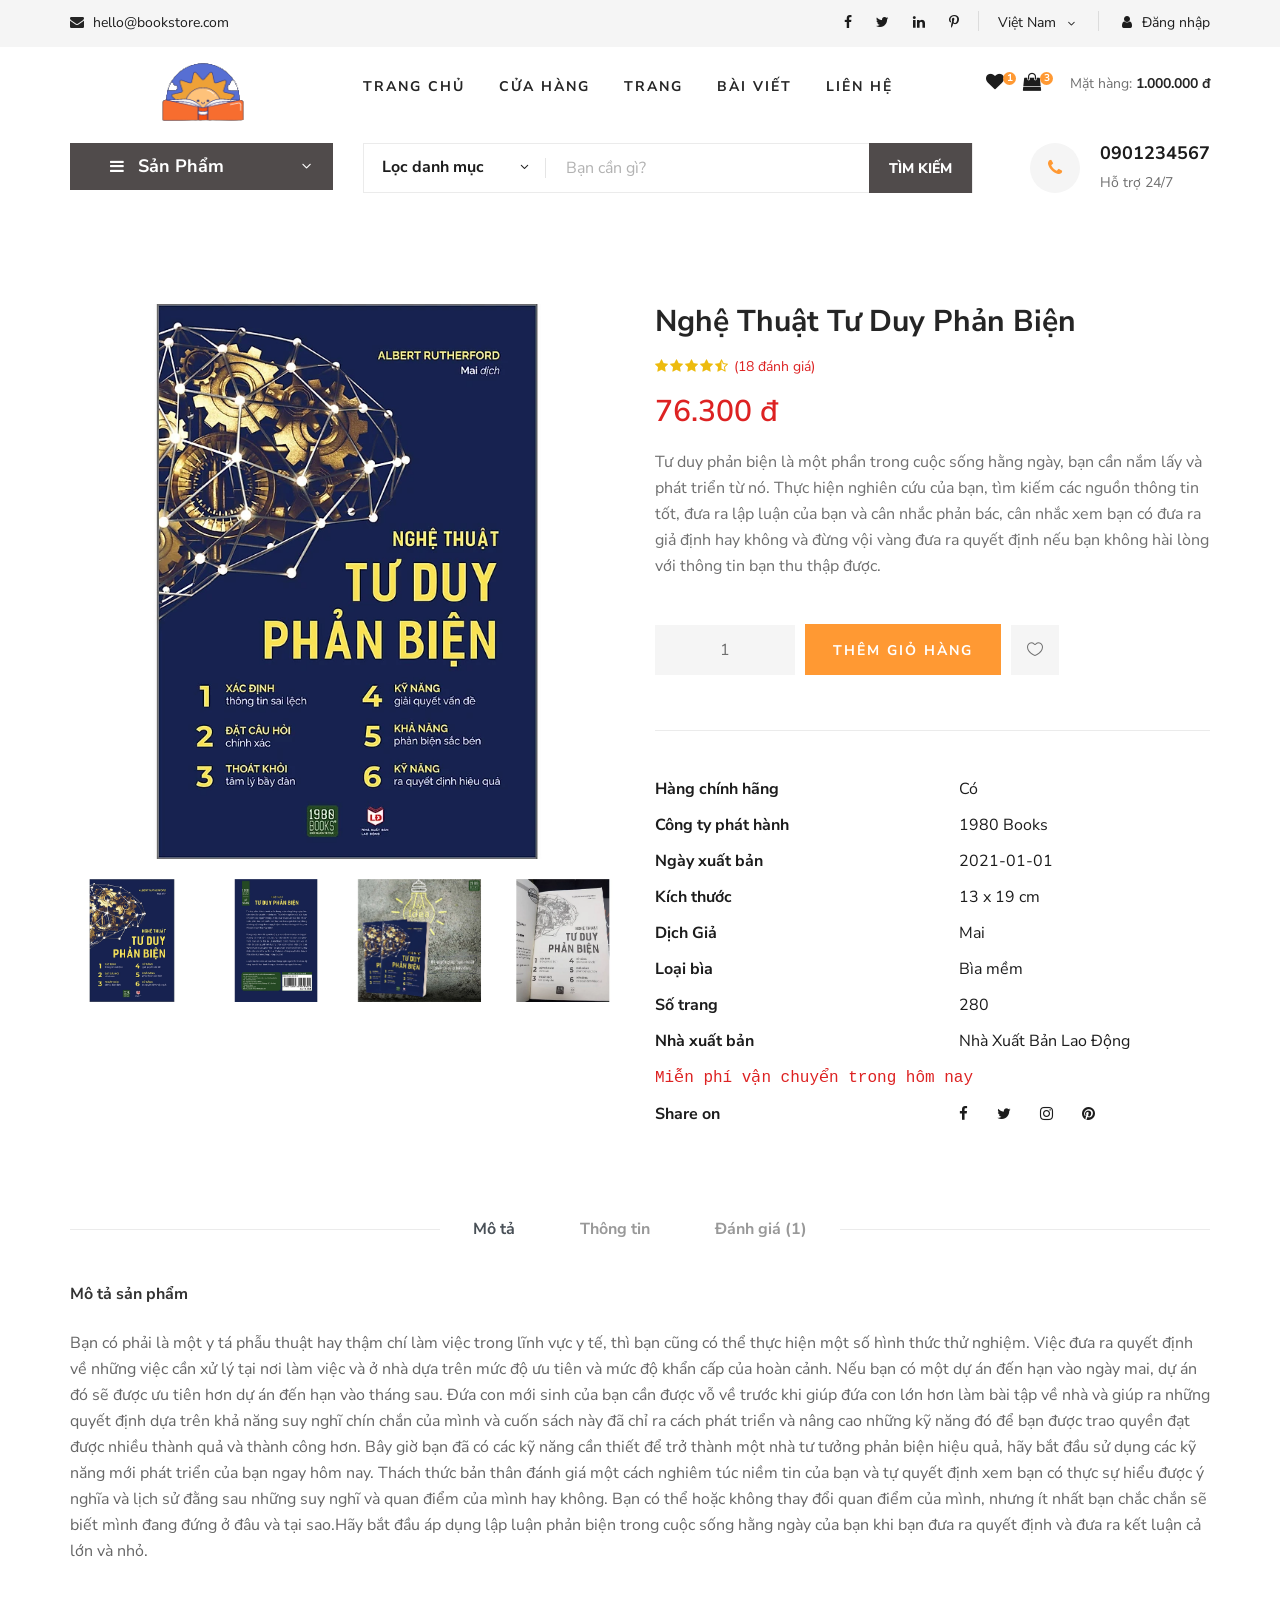
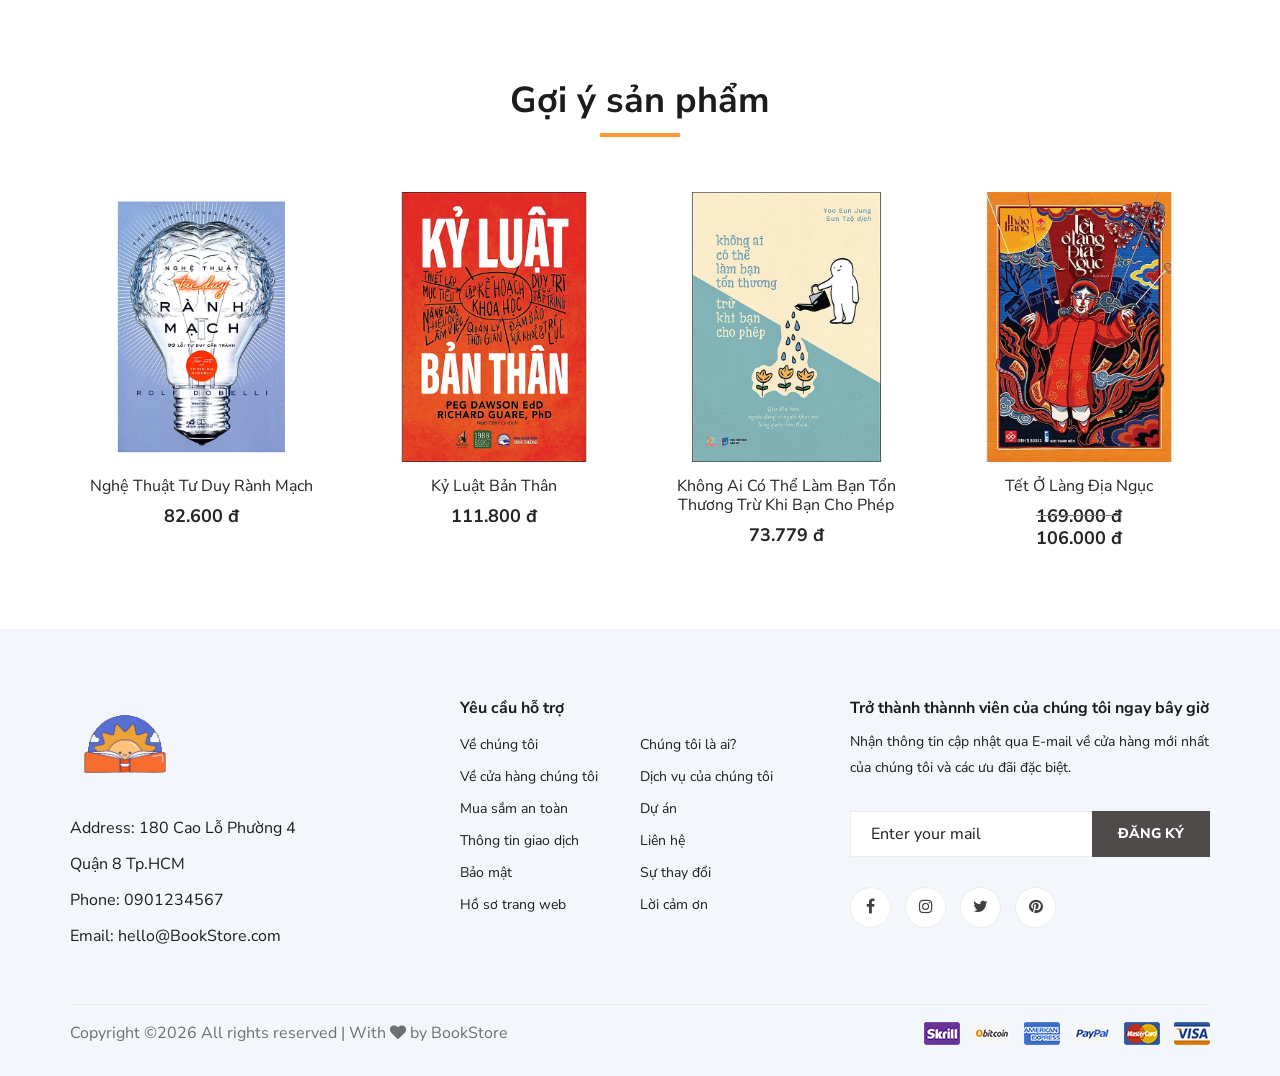
<file: labs/Lab08/Vi_du_2/index.html>
<!DOCTYPE html>
<html lang="zxx">

<head>
    <meta charset="UTF-8">
    <meta name="description" content="Ogani Template">
    <meta name="keywords" content="Ogani, unica, creative, html">
    <meta name="viewport" content="width=device-width, initial-scale=1.0">
    <meta http-equiv="X-UA-Compatible" content="ie=edge">
    <title>Nice | BookStore</title>

    <!-- Google Font -->
    <link href="https://fonts.googleapis.com/css2?family=Nunito Sans:wght@200;300;400;600;900&display=swap" rel="stylesheet">

    <!-- Css Styles -->
    <link rel="stylesheet" href="css/bootstrap.min.css" type="text/css">
    <link rel="stylesheet" href="css/font-awesome.min.css" type="text/css">
    <link rel="stylesheet" href="css/elegant-icons.css" type="text/css">
    <link rel="stylesheet" href="css/nice-select.css" type="text/css">
    <link rel="stylesheet" href="css/jquery-ui.min.css" type="text/css">
    <link rel="stylesheet" href="css/owl.carousel.min.css" type="text/css">
    <link rel="stylesheet" href="css/slicknav.min.css" type="text/css">
    <link rel="stylesheet" href="css/style.css" type="text/css">

    <style>
        .product__details__pic__slider {
            position: relative;
            overflow: hidden;
        }

        .product__details__pic__slider img {
            display: none;
            width: 100%;
            height: auto;
        }

        .button__slide{
            text-align: center;
            padding-top: 10px;
        }
    </style>

    
</head>

<body>
    <!-- Page Preloder -->
    <div id="preloder">
        <div class="loader"></div>
    </div>

    <!-- Humberger Begin -->
    <div class="humberger__menu__overlay"></div>
    <div class="humberger__menu__wrapper">
        <div class="humberger__menu__logo">
            <a href="#"><img src="img/logo.png" alt=""></a>
        </div>
        <div class="humberger__menu__cart">
            <ul>
                <li><a href="#"><i class="fa fa-heart"></i> <span>1</span></a></li>
                <li><a href="#"><i class="fa fa-shopping-bag"></i> <span>3</span></a></li>
            </ul>
            <div class="header__cart__price">Mặt hàng: <span>1.000.000 đ</span></div>
        </div>
        <div class="humberger__menu__widget">
            <div class="header__top__right__language">
                <div>Việt Nam</div>
                <span class="arrow_carrot-down"></span>
                <ul>
                    <li><a href="#">Spanis</a></li>
                    <li><a href="#">English</a></li>
                </ul>
            </div>
            <div class="header__top__right__auth">
                <a href="#"><i class="fa fa-user"></i> Đăng nhập</a>
            </div>
        </div>
        <nav class="humberger__menu__nav mobile-menu">
            <ul>
                <li><a href="./index.html">Trang chủ</a></li>
                <li><a href="./shop-grid.html">Cửa hàng</a></li>
                <li><a href="#">Trang</a>
                    <ul class="header__menu__dropdown">
                        <li><a href="./shop-details.html">Cửa hàng chi tiết</a></li>
                        <li><a href="./shoping-cart.html">Giỏ hàng</a></li>
                        <li><a href="./checkout.html">Thủ tục thanh toán</a></li>
                        <li><a href="./blog-details.html">Chi tiết bài viết</a></li>
                    </ul>
                </li>
                <li><a href="./blog.html">Bài viết</a></li>
                <li><a href="./contact.html">Liên hệ</a></li>
            </ul>
        </nav>
        <div id="mobile-menu-wrap"></div>
        <div class="header__top__right__social">
            <a href="#"><i class="fa fa-facebook"></i></a>
            <a href="#"><i class="fa fa-twitter"></i></a>
            <a href="#"><i class="fa fa-linkedin"></i></a>
            <a href="#"><i class="fa fa-pinterest-p"></i></a>
        </div>
        <div class="humberger__menu__contact">
            <ul>
                <li><i class="fa fa-envelope"></i> hello@bookstore.com</li>
            </ul>
        </div>
    </div>
    <!-- Humberger End -->

    <!-- Header Section Begin -->
    <header class="header">
        <div class="header__top">
            <div class="container">
                <div class="row">
                    <div class="col-lg-6 col-md-6">
                        <div class="header__top__left">
                            <ul>
                                <li><i class="fa fa-envelope"></i> hello@bookstore.com</li>
                            </ul>
                        </div>
                    </div>
                    <div class="col-lg-6 col-md-6">
                        <div class="header__top__right">
                            <div class="header__top__right__social">
                                <a href="#"><i class="fa fa-facebook"></i></a>
                                <a href="#"><i class="fa fa-twitter"></i></a>
                                <a href="#"><i class="fa fa-linkedin"></i></a>
                                <a href="#"><i class="fa fa-pinterest-p"></i></a>
                            </div>
                            <div class="header__top__right__language">
                                <div>Việt Nam</div>
                                <span class="arrow_carrot-down"></span>
                                <ul>
                                    <li><a href="#">Spanis</a></li>
                                    <li><a href="#">English</a></li>
                                </ul>
                            </div>
                            <div class="header__top__right__auth">
                                <a href="#"><i class="fa fa-user"></i> Đăng nhập</a>
                            </div>
                        </div>
                    </div>
                </div>
            </div>
        </div>
        <div class="container">
            <div class="row">
                <div class="col-lg-3">
                    <div class="header__logo">
                        <a href="./index.html"><img src="img/logo.png" alt=""></a>
                    </div>
                </div>
                <div class="col-lg-6">
                    <nav class="header__menu">
                        <ul class="ul-menu">
                            <li><a href="./index.html">Trang chủ</a></li>
                            <li><a href="./shop-grid.html">Cửa hàng</a></li>
                            <li><a href="#">Trang</a>
                                <ul class="header__menu__dropdown">
                                    <li><a href="./shop-details.html">Cửa hàng chi tiết</a></li>
                                    <li><a href="./shoping-cart.html">Giỏ hàng</a></li>
                                    <li><a href="./checkout.html">Thủ tục thanh toán</a></li>
                                    <li><a href="./blog-details.html">Chi tiết bài viết</a></li>
                                </ul>
                            </li>
                            <li><a href="./blog.html">Bài viết</a></li>
                            <li><a href="./contact.html">Liên hệ</a></li>
                        </ul>
                    </nav>
                </div>
                <div class="col-lg-3">
                    <div class="header__cart">
                        <ul>
                            <li><a href="#"><i class="fa fa-heart"></i> <span>1</span></a></li>
                            <li><a href="#"><i class="fa fa-shopping-bag"></i> <span>3</span></a></li>
                        </ul>
                        <div class="header__cart__price">Mặt hàng: <span>1.000.000 đ</span></div>
                    </div>
                </div>
            </div>
            <div class="humberger__open">
                <i class="fa fa-bars"></i>
            </div>
        </div>
    </header>
    <!-- Header Section End -->

    <!-- Hero Section Begin -->
    <section class="hero hero-normal">
        <div class="container">
            <div class="row">
                <div class="col-lg-3">
                    <div class="hero__categories">
                        <div class="hero__categories__all">
                            <i class="fa fa-bars"></i>
                            <span>Sản Phẩm</span>
                        </div>
                        <ul>
                            <li><a href="#">Văn học</a></li>
                            <li><a href="#">Kinh tế</a></li>
                            <li><a href="#">Thiếu nhi</a></li>
                            <li><a href="#">Kĩ năng sống</a></li>
                            <li><a href="#">Giáo khoa</a></li>
                            <li><a href="#">Từ điển</a></li>
                            <li><a href="#">Lịch sử</a></li>
                            <li><a href="#">Y học</a></li>
                            <li><a href="#">Tạp chí</a></li>
                            <li><a href="#">Ngoại ngữ</a></li>
                            <li><a href="#">Giáo trình</a></li>
                        </ul>
                    </div>
                </div>
                <div class="col-lg-9">
                    <div class="hero__search">
                        <div class="hero__search__form">
                            <form action="#">
                                <div class="hero__search__categories">
                                    Lọc danh mục
                                    <span class="arrow_carrot-down"></span>
                                </div>
                                <input type="text" placeholder="Bạn cần gì?">
                                <button type="submit" class="site-btn">TÌM KIẾM</button>
                            </form>
                        </div>
                        <div class="hero__search__phone">
                            <div class="hero__search__phone__icon">
                                <i class="fa fa-phone"></i>
                            </div>
                            <div class="hero__search__phone__text">
                                <h5>0901234567</h5>
                                <span>Hỗ trợ 24/7 </span>
                            </div>
                        </div>
                    </div>
                </div>
            </div>
        </div>
    </section>
    <!-- Hero Section End -->

    <!-- Product Details Section Begin -->
    <section class="product-details spad">
        <div class="container">
            <div class="row">
                <div class="col-lg-6 col-md-6">
                    <div class="product__details__pic">
                        <div class="product__details__pic__item">
                            <img class="product__details__pic__item--large"
                                src="img/product/Book_2.jpg" alt="">
                        </div>
                        <div class="product__details__pic__slider owl-carousel">
                            <img data-imgbigurl="img/product/details/Book_2.jpg"
                                src="img/product/Book_2.jpg" alt="">
                            <img data-imgbigurl="img/product/details/Book_2_details_2.jpg"
                                src="img/product/details/Book_2_details_2.jpg" alt="">
                            <img data-imgbigurl="img/product/details/Book_2_details_1.jpg"
                                src="img/product/details/Book_2_details_1.jpg" alt="">
                            <img data-imgbigurl="img/product/details/Book_2_details_3.jpg"
                                src="img/product/details/Book_2_details_3.jpg" alt="">
                        </div>
                    </div>
                </div>
                <div class="col-lg-6 col-md-6">
                    <div class="product__details__text">
                        <h3>Nghệ Thuật Tư Duy Phản Biện</h3>
                        <div class="product__details__rating">
                            <i class="fa fa-star"></i>
                            <i class="fa fa-star"></i>
                            <i class="fa fa-star"></i>
                            <i class="fa fa-star"></i>
                            <i class="fa fa-star-half-o"></i>
                            <span>(18 đánh giá)</span>
                        </div>
                        <div class="product__details__price">76.300 đ</div>
                        <p>Tư duy phản biện là một phần trong cuộc sống hằng ngày, bạn cần nắm lấy và phát triển từ nó.
                             Thực hiện nghiên cứu của bạn, tìm kiếm các nguồn thông tin tốt, đưa ra lập luận của bạn và cân nhắc phản bác, 
                             cân nhắc xem bạn có đưa ra giả định hay không và đừng vội vàng đưa ra quyết định nếu bạn không hài lòng với 
                             thông tin bạn thu thập được.</p>
                        <div class="product__details__quantity">
                            <div class="quantity">
                                <div class="pro-qty">
                                    <input type="text" value="1">
                                </div>
                            </div>
                        </div>
                        <a href="#" class="primary-btn">Thêm giỏ hàng</a>
                        <a href="#" class="heart-icon"><span class="icon_heart_alt"></span></a>
                        <ul>
                            <li><b>Hàng chính hãng</b> <span>Có</span></li>
                            <li><b>Công ty phát hành</b> <span>1980 Books</span></li>
                            <li><b>Ngày xuất bản</b> <span>2021-01-01</span></li>
                            <li><b>Kích thước</b> <span>13 x 19 cm </span></li>
                            <li><b>Dịch Giả</b> <span>Mai</span></li>
                            <li><b>Loại bìa</b> <span>Bìa mềm</span></li>
                            <li><b>Số trang</b> <span>280</span></li>
                            <li><b>Nhà xuất bản</b> <span>Nhà Xuất Bản Lao Động</span></li>
                            <li><span><samp>Miễn phí vận chuyển trong hôm nay</samp></span></li>
                            <li><b>Share on</b>
                                <div class="share">
                                    <a href="#"><i class="fa fa-facebook"></i></a>
                                    <a href="#"><i class="fa fa-twitter"></i></a>
                                    <a href="#"><i class="fa fa-instagram"></i></a>
                                    <a href="#"><i class="fa fa-pinterest"></i></a>
                                </div>
                            </li>
                        </ul>
                    </div>
                </div>
                <div class="col-lg-12">
                    <div class="product__details__tab">
                        <ul class="nav nav-tabs" role="tablist">
                            <li class="nav-item">
                                <a class="nav-link active" data-toggle="tab" href="#tabs-1" role="tab"
                                    aria-selected="true">Mô tả</a>
                            </li>
                            <li class="nav-item">
                                <a class="nav-link" data-toggle="tab" href="#tabs-2" role="tab"
                                    aria-selected="false">Thông tin</a>
                            </li>
                            <li class="nav-item">
                                <a class="nav-link" data-toggle="tab" href="#tabs-3" role="tab"
                                    aria-selected="false">Đánh giá <span>(1)</span></a>
                            </li>
                        </ul>
                        <div class="tab-content">
                            <div class="tab-pane active" id="tabs-1" role="tabpanel">
                                <div class="product__details__tab__desc">
                                    <h6>Mô tả sản phẩm</h6>
                                    <p>Bạn có phải là một y tá phẫu thuật hay thậm chí làm việc trong lĩnh vực y tế, thì bạn cũng có thể thực hiện một số hình thức thử nghiệm. Việc đưa ra quyết định về những việc cần xử lý tại nơi làm việc và ở nhà dựa trên mức độ ưu tiên và mức độ khẩn cấp của hoàn cảnh.

                                        Nếu bạn có một dự án đến hạn vào ngày mai, dự án đó sẽ được ưu tiên hơn dự án đến hạn vào tháng sau.
                                         Đứa con mới sinh của bạn cần được vỗ về trước khi giúp đứa con lớn hơn làm bài tập về nhà và giúp ra những quyết định dựa trên 
                                         khả năng suy nghĩ chín chắn của mình và cuốn sách này đã chỉ ra cách phát triển và nâng cao những kỹ năng đó để bạn được trao
                                          quyền đạt được nhiều thành quả và thành công hơn. Bây giờ bạn đã có các kỹ năng cần thiết để trở thành một nhà tư tưởng phản
                                          biện hiệu quả, hãy bắt đầu sử dụng các kỹ năng mới phát triển của bạn ngay hôm nay. Thách thức bản thân đánh giá một cách nghiêm
                                           túc niềm tin của bạn và tự quyết định xem bạn có thực sự hiểu được ý nghĩa và lịch sử đằng sau những suy nghĩ và quan điểm của
                                           mình hay không. Bạn có thể hoặc không thay đổi quan điểm của mình, nhưng ít nhất bạn chắc chắn sẽ biết mình đang đứng ở đâu và
                                         tại sao.Hãy bắt đầu áp dụng lập luận phản biện trong cuộc sống hằng ngày của bạn khi bạn đưa ra quyết định và đưa ra kết luận cả lớn và nhỏ.</p>
                                </div>
                            </div>
                            <div class="tab-pane" id="tabs-2" role="tabpanel">
                                <div class="product__details__tab__desc">
                                    <h6>Thông tin sản phẩm</h6>
                                        Về sản phẩm: (39 tích cực, 2 tiêu cực)
                                        <li>
                                            Hầu hết người mua hài lòng với chất lượng sách, đánh giá sách là hay, hữu ích và đáng mua.
                                        </li>
                                        <li>
                                            Một số nhận xét cho biết sách có nội dung tốt, đẹp, in rõ và dễ mang đi.
                                        </li>
                                        <li>
                                            Tuy nhiên, có một số ý kiến cho rằng sách có lối viết đơn giản, không phù hợp với người đã qua công việc kinh doanh.
                                        </li>
                                        Về dịch vụ: (32 tích cực, 2 tiêu cực)
                                        <li>
                                            Đa số khách hàng hài lòng với giao hàng nhanh, đóng gói cẩn thận và dịch vụ hỗ trợ sau bán hàng.
                                        </li>
                                        <li>
                                            Một số nhận xét cho biết nhân viên giao hàng nhiệt tình, vui vẻ và dịch vụ TikiNow được đánh giá tích cực.
                                        </li>
                                        <li>
                                            Tuy nhiên, có một số ý kiến cho rằng khâu đóng gói cẩu thả và có sách bị cong và mòn.
                                        </li>
                                </div>
                            </div>
                            <div class="tab-pane" id="tabs-3" role="tabpanel">
                                <div class="product__details__tab__desc">
                                    <h6>Đánh giá sản phẩm </h6>
                                    <p>Hãy nghĩ đến coi tư duy phản biện như một cơ hội để tương tác với những người khác và tìm hiểu quan điểm của họ. 
                                        Đánh giá những gì người khác nói và xem xét các nguồn thông tin để quyết định xem chúng có xứng đáng hay không.
                                         “Nghệ thuật tư duy phản biện” là một tài liệu tuyệt vời giúp bạn học được những kỹ năng đó và bạn có thể tham khảo lại khi cần.
                                         Hãy nhớ rằng, hơn bất cứ điều gì, hãy rèn luyện kỹ năng tư duy phản biện của bạn, và bạn không bao giờ có thể sai lầm.</p>
                                </div>
                            </div>
                        </div>
                    </div>
                </div>
            </div>
        </div>
    </section>
    <!-- Product Details Section End -->

    <!-- Related Product Section Begin -->
    <section class="related-product">
        <div class="container">
            <div class="row">
                <div class="col-lg-12">
                    <div class="section-title related__product__title">
                        <h2>Gợi ý sản phẩm</h2>
                    </div>
                </div>
            </div>
            <div class="row">
                <div class="col-lg-3 col-md-4 col-sm-6">
                    <div class="product__item">
                        <div class="product__item__pic set-bg" data-setbg="img/product/Book_1.webp">
                            <ul class="product__item__pic__hover">
                                <li><a href="#"><i class="fa fa-heart"></i></a></li>
                                <li><a href="#"><i class="fa fa-retweet"></i></a></li>
                                <li><a href="#"><i class="fa fa-shopping-cart"></i></a></li>
                            </ul>
                        </div>
                        <div class="product__item__text">
                            <h6><a href="#">Nghệ Thuật Tư Duy Rành Mạch</a></h6>
                            <h5>82.600 đ</h5>
                        </div>
                    </div>
                </div>
                <div class="col-lg-3 col-md-4 col-sm-6">
                    <div class="product__item">
                        <div class="product__item__pic set-bg" data-setbg="img/product/Book-3.png">
                            <ul class="product__item__pic__hover">
                                <li><a href="#"><i class="fa fa-heart"></i></a></li>
                                <li><a href="#"><i class="fa fa-retweet"></i></a></li>
                                <li><a href="#"><i class="fa fa-shopping-cart"></i></a></li>
                            </ul>
                        </div>
                        <div class="product__item__text">
                            <h6><a href="#">Kỷ Luật Bản Thân</a></h6>
                            <h5>111.800 đ</h5>
                        </div>
                    </div>
                </div>
                <div class="col-lg-3 col-md-4 col-sm-6">
                    <div class="product__item">
                        <div class="product__item__pic set-bg" data-setbg="img/product/Book_4.jpg">
                            <ul class="product__item__pic__hover">
                                <li><a href="#"><i class="fa fa-heart"></i></a></li>
                                <li><a href="#"><i class="fa fa-retweet"></i></a></li>
                                <li><a href="#"><i class="fa fa-shopping-cart"></i></a></li>
                            </ul>
                        </div>
                        <div class="product__item__text">
                            <h6><a href="#">Không Ai Có Thể Làm Bạn Tổn Thương Trừ Khi Bạn Cho Phép</a></h6>
                            <h5>73.779 đ</h5>
                        </div>
                    </div>
                </div>
                <div class="col-lg-3 col-md-4 col-sm-6">
                    <div class="product__item">
                        <div class="product__item__pic set-bg" data-setbg="img/product/Book_5.jpg">
                            <ul class="product__item__pic__hover">
                                <li><a href="#"><i class="fa fa-heart"></i></a></li>
                                <li><a href="#"><i class="fa fa-retweet"></i></a></li>
                                <li><a href="#"><i class="fa fa-shopping-cart"></i></a></li>
                            </ul>
                        </div>
                        <div class="product__item__text">
                            <h6><a href="#">Tết Ở Làng Địa Ngục</a></h6>
                            <div class="text__sale">
                                <h5 >169.000 đ</h5>
                            </div>
                            <h5 class="text__price">106.000 đ</h5>
                        </div>
                    </div>
                </div>
            </div>
        </div>
    </section>
    <!-- Related Product Section End -->

    <!-- Footer Section Begin -->
    <footer class="footer spad">
        <div class="container">
            <div class="row">
                <div class="col-lg-3 col-md-6 col-sm-6">
                    <div class="footer__about">
                        <div class="footer__about__logo">
                            <a href="./index.html"><img src="img/logo.png" alt=""></a>
                        </div>
                        <ul>
                            <li>Address: 180 Cao Lỗ Phường 4 Quận 8 Tp.HCM</li>
                            <li>Phone: 0901234567</li>
                            <li>Email: hello@BookStore.com</li>
                        </ul>
                    </div>
                </div>
                <div class="col-lg-4 col-md-6 col-sm-6 offset-lg-1">
                    <div class="footer__widget">
                        <h6>
                            Yêu cầu hỗ trợ</h6>
                        <ul>
                            <li><a href="#">Về chúng tôi</a></li>
                            <li><a href="#">Về cửa hàng chúng tôi</a></li>
                            <li><a href="#">Mua sắm an toàn</a></li>
                            <li><a href="#">Thông tin giao dịch</a></li>
                            <li><a href="#">Bảo mật</a></li>
                            <li><a href="#">Hồ sơ trang web</a></li>
                        </ul>
                        <ul>
                            <li><a href="#">Chúng tôi là ai?</a></li>
                            <li><a href="#">Dịch vụ của chúng tôi</a></li>
                            <li><a href="#">Dự án</a></li>
                            <li><a href="#">Liên hệ</a></li>
                            <li><a href="#">Sự thay đổi</a></li>
                            <li><a href="#">Lời cảm ơn</a></li>
                        </ul>
                    </div>
                </div>
                <div class="col-lg-4 col-md-12">
                    <div class="footer__widget">
                        <h6>Trở thành thànnh viên của chúng tôi ngay bây giờ</h6>
                        <p>Nhận thông tin cập nhật qua E-mail về cửa hàng mới nhất của chúng tôi và các ưu đãi đặc biệt.</p>
                        <form action="#">
                            <input type="text" placeholder="Enter your mail">
                            <button type="submit" class="site-btn">Đăng ký</button>
                        </form>
                        <div class="footer__widget__social">
                            <a href="#"><i class="fa fa-facebook"></i></a>
                            <a href="#"><i class="fa fa-instagram"></i></a>
                            <a href="#"><i class="fa fa-twitter"></i></a>
                            <a href="#"><i class="fa fa-pinterest"></i></a>
                        </div>
                    </div>
                </div>
            </div>
            <div class="row">
                <div class="col-lg-12">
                    <div class="footer__copyright">
                        <div class="footer__copyright__text"><p>
  Copyright &copy;<script>document.write(new Date().getFullYear());</script> All rights reserved | With <i class="fa fa-heart" aria-hidden="true"></i> by BookStore</a>
  </p></div>
                        <div class="footer__copyright__payment"><img src="img/payment-item.png" alt=""></div>
                    </div>
                </div>
            </div>
        </div>
    </footer>
    <!-- Footer Section End -->

    <!-- Js Plugins -->
    <script src="js/jquery-3.3.1.min.js"></script>
    <script src="js/bootstrap.min.js"></script>
    <script src="js/jquery.nice-select.min.js"></script>
    <script src="js/jquery-ui.min.js"></script>
    <script src="js/jquery.slicknav.js"></script>
    <script src="js/mixitup.min.js"></script>
    <script src="js/owl.carousel.min.js"></script>
    <script src="js/main.js"></script>
</body>

</html>
</file>
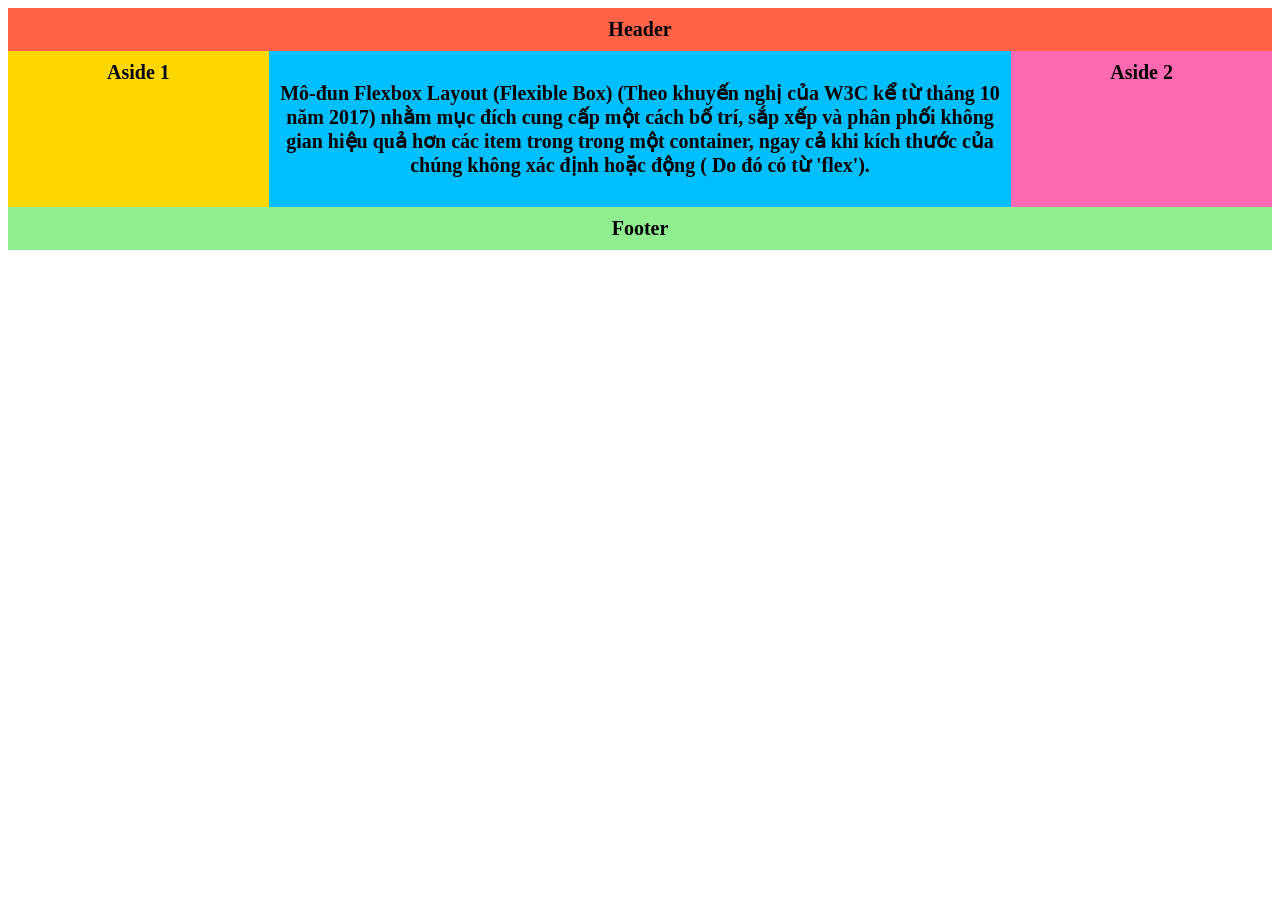
<file: labs/Lab06/Lab06/Bai_2_Minh_hoa_layout/index.html>
<!DOCTYPE html>
<html>

<head>
	<meta http-equiv="Content-Type" content="text/html; charset=utf-8" />
    <link rel="stylesheet" href="css/style.css">
</head>

<body>
    <div class="wrapper">
        <header class="header-flex-2">Header</header>
        <article class="main">
            <p>Mô-đun Flexbox Layout (Flexible Box) (Theo khuyến nghị của W3C kể từ tháng 10 năm 2017) nhằm mục đích
                cung cấp một cách bố trí, sắp xếp và phân phối không gian hiệu quả hơn các item trong trong một
                container, ngay cả khi kích thước của chúng không xác định hoặc động ( Do đó có từ 'flex').</p>
        </article>
        <aside class="aside aside-1">Aside 1</aside>
        <aside class="aside aside-2">Aside 2</aside>
        <footer class="footer-flex-2">Footer</footer>
    </div>
</body>

</html>
</file>
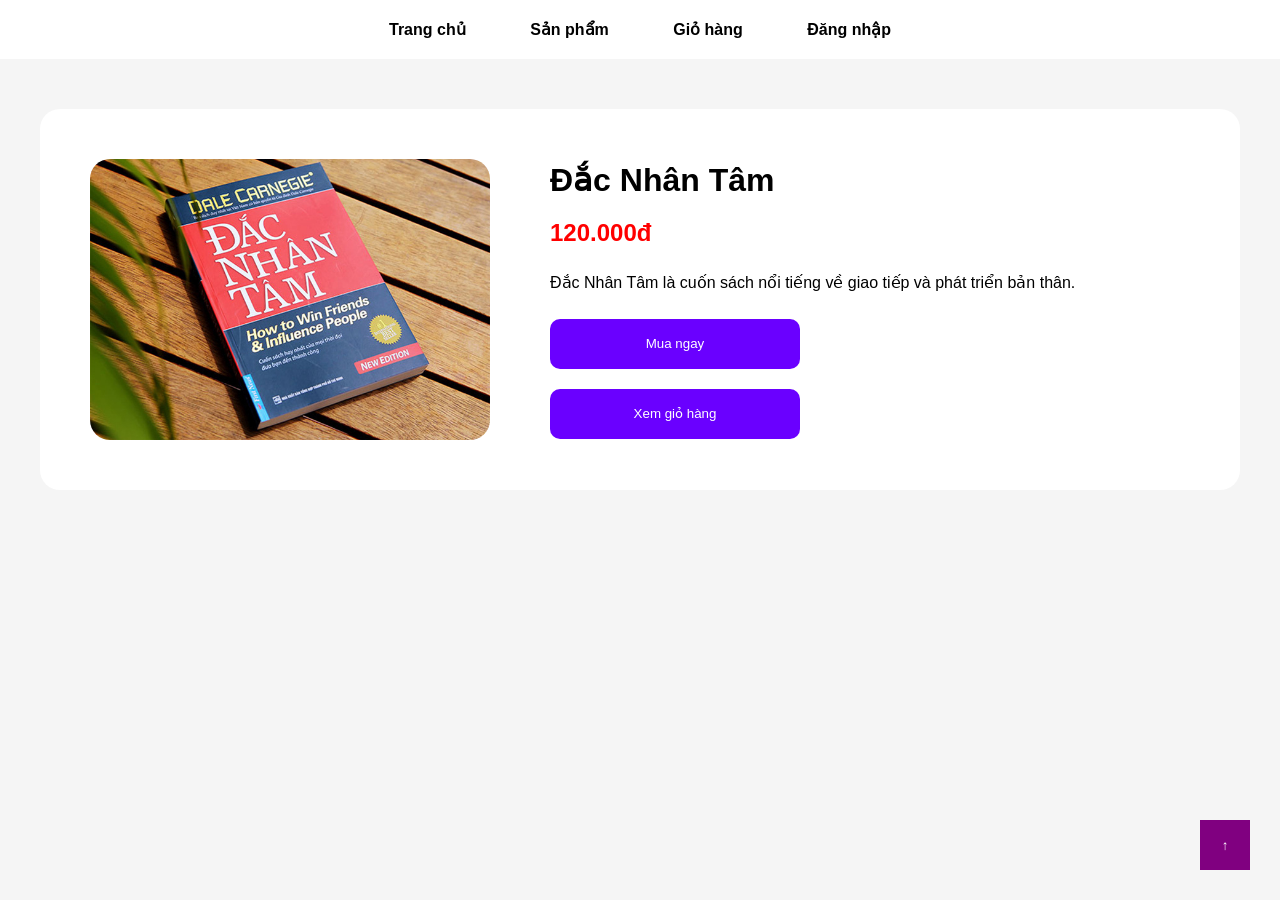
<file: chitiet.html>
<!DOCTYPE html>

<html lang="vi">

<head>

<meta charset="UTF-8">

<title>Chi tiết sách</title>

<link
rel="stylesheet"
href="css/style.css">

</head>

<body>


<!-- MENU -->

<nav>

<a href="index.html">

Trang chủ

</a>

<a href="sanpham.html">

Sản phẩm

</a>

<a href="giohang.html">

Giỏ hàng

</a>

<a href="dangnhap.html">

Đăng nhập

</a>

</nav>


<!-- CHI TIẾT -->

<div class="detail">


<img
src="images/book1.jpg">


<div class="detail-content">

<h1>

Đắc Nhân Tâm

</h1>


<h2>

120.000đ

</h2>


<p>

Đắc Nhân Tâm là cuốn sách nổi tiếng
về giao tiếp và phát triển bản thân.

</p>


<button
onclick="buy()">

Mua ngay

</button>


<a href="giohang.html">

<button>

Xem giỏ hàng

</button>

</a>


</div>


</div>


<button
id="top">

↑

</button>


<script
src="js/script.js">

</script>


</body>

</html>
</file>
<file: css/style.css>
*{
margin:0;
padding:0;
box-sizing:border-box;
font-family:Arial;
}

body{
background:#f5f5f5;
}

/* TOP */

.topbar{

background:white;

padding:10px 80px;

display:flex;

justify-content:space-between;

}


/* HEADER */

header{

background:#6a00ff;

padding:20px 80px;

display:flex;

justify-content:space-between;

align-items:center;

}

.logo{
height:120px;

object-fit:contain;
}


/* SEARCH */

.search{

display:flex;

gap:10px;

}

.search input{

width:350px;

padding:10px;

}

.search button{

padding:10px 25px;

background:orange;

color:white;

border:none;

cursor:pointer;

}


/* MENU */

nav{

background:white;

padding:20px;

text-align:center;

}

nav a{

margin:30px;

text-decoration:none;

color:black;

font-weight:bold;

}

nav a:hover{

color:#6a00ff;

}


/* CONTENT */

.container{

width:1200px;

margin:auto;

display:flex;

gap:30px;

padding:40px;

}


/* SIDEBAR */

.sidebar{

width:220px;

background:white;

padding:20px;

}

.sidebar ul{

list-style:none;

}

.sidebar li{

padding:15px;

}


/* PRODUCT */

.products{

flex:1;

}

.products h1{

margin-bottom:30px;

}


/* GRID */

.grid{

display:grid;

grid-template-columns:

repeat(
4,
1fr
);

gap:30px;

}


/* CARD */

.card{

background:white;

border-radius:15px;

overflow:hidden;

box-shadow:0 0 20px #ddd;

transition:.3s;

cursor:pointer;

}

.card:hover{

transform:translateY(-10px);

box-shadow:
0 20px 40px #bbb;

}

.card img{

width:100%;

height:250px;

object-fit:cover;

}

.card h3{

padding:10px;

}

.price{

color:red;

font-size:22px;

font-weight:bold;

padding:10px;

}

.card button{

margin:20px;

padding:10px 20px;

background:#6a00ff;

color:white;

border:none;

border-radius:10px;

cursor:pointer;

}

.card button:hover{

background:#ff7700;

}


/* DETAIL */

.detail{

width:1200px;

margin:50px auto;

display:flex;

gap:60px;

background:white;

padding:50px;

border-radius:20px;

}

.detail img{

width:400px;

border-radius:20px;

}

.detail-content{

display:flex;

flex-direction:column;

justify-content:center;

}

.detail-content h2{

color:red;

margin:20px 0;

}

.detail-content p{

line-height:2;

}

.detail-content button{

width:250px;

height:50px;

margin-top:20px;

background:#6a00ff;

color:white;

border:none;

border-radius:10px;

}


/* CART */

.cart{

width:1000px;

margin:50px auto;

background:white;

padding:50px;

border-radius:20px;

}

table{

width:100%;

border-collapse:collapse;

margin:30px 0;

}

th{

background:#6a00ff;

color:white;

}

th,
td{

padding:20px;

border:1px solid #ddd;

}

.cart button{

padding:15px 40px;

background:#6a00ff;

color:white;

border:none;

border-radius:10px;

}


/* LOGIN */

.login{

width:500px;

margin:100px auto;

background:white;

padding:50px;

box-shadow:
0 0 20px #ddd;

}

.login input{

width:100%;

padding:15px;

margin-bottom:20px;

}

.login button{

width:100%;

padding:15px;

background:#6a00ff;

color:white;

border:none;

}


/* FOOTER */

footer{

margin-top:50px;

background:#222;

color:white;

padding:30px;

display:flex;

justify-content:space-around;

}


/* DARK */

.dark{

background:#252525;

color:white;

}

.dark .products{

background:#252525;

}

.dark .card{

background:#333;

}

.dark nav{

background:#222;

}

/* TOP */

#top{

position:fixed;

bottom:30px;

right:30px;

width:50px;

height:50px;

border:none;

background:purple;

color:white;

}


/* MOBILE */

@media(max-width:768px){

.container{

flex-direction:column;

}

.grid{

grid-template-columns:1fr;

}

header{

flex-direction:column;

}

.search input{

width:250px;

}

.detail{

flex-direction:column;

width:100%;

}

}
.about{

width:1000px;

margin:100px auto;

background:white;

padding:80px;

border-radius:20px;

}

.about h1{

margin-bottom:30px;

}

.about p{

line-height:2;

font-size:20px;

}
textarea{

width:100%;

padding:20px;

margin-bottom:20px;

}
.banner{

background:

linear-gradient(
90deg,
#6a00ff,
#ff00aa
);

padding:50px;

color:white;

text-align:center;

font-size:45px;

font-weight:bold;

border-radius:20px;

width:1200px;

margin:40px auto;

}

.filter{

width:1200px;

margin:auto;

padding:10px;

display:flex;

justify-content:center;

gap:20px;

}

.filter button{

padding:12px 30px;

margin:10px;

border:none;

border-radius:10px;

background:white;

cursor:pointer;

transition:.3s;

}

.filter button:hover{

background:#6a00ff;

color:white;

}

.shop{

width:1200px;

margin:auto;

padding:50px;

}

.sale{

position:absolute;

background:red;

color:white;

padding:10px;

}

.card{

position:relative;

}
.card img{

height:300px;

}

.card button{

width:120px;

display:block;

margin:20px auto;

}

.products h1{

font-size:50px;

margin-bottom:50px;

}

.sidebar{

border-radius:20px;

}

.sidebar li:hover{

color:#6a00ff;

cursor:pointer;

}
.login{

width:500px;

margin:100px auto;

background:white;

padding:50px;

border-radius:20px;

box-shadow:

0 0 20px #ddd;

}

.login h1{

margin-bottom:30px;

text-align:center;

}

.login input{

width:100%;

padding:15px;

margin:15px 0;

}

.login button{

width:100%;

padding:15px;

background:

#6a00ff;

color:white;

border:none;

cursor:pointer;

}
.sidebar li{

cursor:pointer;

}

.sidebar li:hover{

color:#6a00ff;

transform:

translateX(
10px
);

transition:.3s;

}
.lab-container{
    width:1200px;
    margin:50px auto;
}

.lab-grid{
    display:grid;
    grid-template-columns:repeat(3,1fr);
    gap:30px;
}

.lab-card{
    background:white;
    padding:25px;
    border-radius:15px;
    box-shadow:0 0 15px #ddd;
    transition:0.3s;
}

.lab-card:hover{
    transform:translateY(-5px);
}

.lab-card h2{
    margin-bottom:20px;
    color:#6a00ff;
}

.lab-card a{
    display:block;
    margin:10px 0;
    text-decoration:none;
    color:#333;
}

.lab-card a:hover{
    color:#6a00ff;
}
.lab-title{
    text-align:center;
    margin:40px 0;
    color:#ff6600;
    font-size:40px;
}
</file>
<file: labs/Lab07/demo_bai_2/css/elegant-icons.css>
@font-face {
	font-family: 'ElegantIcons';
	src:url('../fonts/ElegantIcons.eot');
	src:url('../fonts/ElegantIcons.eot?#iefix') format('embedded-opentype'),
		url('../fonts/ElegantIcons.woff') format('woff'),
		url('../fonts/ElegantIcons.ttf') format('truetype'),
		url('../fonts/ElegantIcons.svg#ElegantIcons') format('svg');
	font-weight: normal;
	font-style: normal;
}

/* Use the following CSS code if you want to use data attributes for inserting your icons */
[data-icon]:before {
	font-family: 'ElegantIcons';
	content: attr(data-icon);
	speak: none;
	font-weight: normal;
	font-variant: normal;
	text-transform: none;
	line-height: 1;
	-webkit-font-smoothing: antialiased;
	-moz-osx-font-smoothing: grayscale;
}

/* Use the following CSS code if you want to have a class per icon */
/*
Instead of a list of all class selectors,
you can use the generic selector below, but it's slower:
[class*="your-class-prefix"] {
*/
.arrow_up, .arrow_down, .arrow_left, .arrow_right, .arrow_left-up, .arrow_right-up, .arrow_right-down, .arrow_left-down, .arrow-up-down, .arrow_up-down_alt, .arrow_left-right_alt, .arrow_left-right, .arrow_expand_alt2, .arrow_expand_alt, .arrow_condense, .arrow_expand, .arrow_move, .arrow_carrot-up, .arrow_carrot-down, .arrow_carrot-left, .arrow_carrot-right, .arrow_carrot-2up, .arrow_carrot-2down, .arrow_carrot-2left, .arrow_carrot-2right, .arrow_carrot-up_alt2, .arrow_carrot-down_alt2, .arrow_carrot-left_alt2, .arrow_carrot-right_alt2, .arrow_carrot-2up_alt2, .arrow_carrot-2down_alt2, .arrow_carrot-2left_alt2, .arrow_carrot-2right_alt2, .arrow_triangle-up, .arrow_triangle-down, .arrow_triangle-left, .arrow_triangle-right, .arrow_triangle-up_alt2, .arrow_triangle-down_alt2, .arrow_triangle-left_alt2, .arrow_triangle-right_alt2, .arrow_back, .icon_minus-06, .icon_plus, .icon_close, .icon_check, .icon_minus_alt2, .icon_plus_alt2, .icon_close_alt2, .icon_check_alt2, .icon_zoom-out_alt, .icon_zoom-in_alt, .icon_search, .icon_box-empty, .icon_box-selected, .icon_minus-box, .icon_plus-box, .icon_box-checked, .icon_circle-empty, .icon_circle-slelected, .icon_stop_alt2, .icon_stop, .icon_pause_alt2, .icon_pause, .icon_menu, .icon_menu-square_alt2, .icon_menu-circle_alt2, .icon_ul, .icon_ol, .icon_adjust-horiz, .icon_adjust-vert, .icon_document_alt, .icon_documents_alt, .icon_pencil, .icon_pencil-edit_alt, .icon_pencil-edit, .icon_folder-alt, .icon_folder-open_alt, .icon_folder-add_alt, .icon_info_alt, .icon_error-oct_alt, .icon_error-circle_alt, .icon_error-triangle_alt, .icon_question_alt2, .icon_question, .icon_comment_alt, .icon_chat_alt, .icon_vol-mute_alt, .icon_volume-low_alt, .icon_volume-high_alt, .icon_quotations, .icon_quotations_alt2, .icon_clock_alt, .icon_lock_alt, .icon_lock-open_alt, .icon_key_alt, .icon_cloud_alt, .icon_cloud-upload_alt, .icon_cloud-download_alt, .icon_image, .icon_images, .icon_lightbulb_alt, .icon_gift_alt, .icon_house_alt, .icon_genius, .icon_mobile, .icon_tablet, .icon_laptop, .icon_desktop, .icon_camera_alt, .icon_mail_alt, .icon_cone_alt, .icon_ribbon_alt, .icon_bag_alt, .icon_creditcard, .icon_cart_alt, .icon_paperclip, .icon_tag_alt, .icon_tags_alt, .icon_trash_alt, .icon_cursor_alt, .icon_mic_alt, .icon_compass_alt, .icon_pin_alt, .icon_pushpin_alt, .icon_map_alt, .icon_drawer_alt, .icon_toolbox_alt, .icon_book_alt, .icon_calendar, .icon_film, .icon_table, .icon_contacts_alt, .icon_headphones, .icon_lifesaver, .icon_piechart, .icon_refresh, .icon_link_alt, .icon_link, .icon_loading, .icon_blocked, .icon_archive_alt, .icon_heart_alt, .icon_star_alt, .icon_star-half_alt, .icon_star, .icon_star-half, .icon_tools, .icon_tool, .icon_cog, .icon_cogs, .arrow_up_alt, .arrow_down_alt, .arrow_left_alt, .arrow_right_alt, .arrow_left-up_alt, .arrow_right-up_alt, .arrow_right-down_alt, .arrow_left-down_alt, .arrow_condense_alt, .arrow_expand_alt3, .arrow_carrot_up_alt, .arrow_carrot-down_alt, .arrow_carrot-left_alt, .arrow_carrot-right_alt, .arrow_carrot-2up_alt, .arrow_carrot-2dwnn_alt, .arrow_carrot-2left_alt, .arrow_carrot-2right_alt, .arrow_triangle-up_alt, .arrow_triangle-down_alt, .arrow_triangle-left_alt, .arrow_triangle-right_alt, .icon_minus_alt, .icon_plus_alt, .icon_close_alt, .icon_check_alt, .icon_zoom-out, .icon_zoom-in, .icon_stop_alt, .icon_menu-square_alt, .icon_menu-circle_alt, .icon_document, .icon_documents, .icon_pencil_alt, .icon_folder, .icon_folder-open, .icon_folder-add, .icon_folder_upload, .icon_folder_download, .icon_info, .icon_error-circle, .icon_error-oct, .icon_error-triangle, .icon_question_alt, .icon_comment, .icon_chat, .icon_vol-mute, .icon_volume-low, .icon_volume-high, .icon_quotations_alt, .icon_clock, .icon_lock, .icon_lock-open, .icon_key, .icon_cloud, .icon_cloud-upload, .icon_cloud-download, .icon_lightbulb, .icon_gift, .icon_house, .icon_camera, .icon_mail, .icon_cone, .icon_ribbon, .icon_bag, .icon_cart, .icon_tag, .icon_tags, .icon_trash, .icon_cursor, .icon_mic, .icon_compass, .icon_pin, .icon_pushpin, .icon_map, .icon_drawer, .icon_toolbox, .icon_book, .icon_contacts, .icon_archive, .icon_heart, .icon_profile, .icon_group, .icon_grid-2x2, .icon_grid-3x3, .icon_music, .icon_pause_alt, .icon_phone, .icon_upload, .icon_download, .social_facebook, .social_twitter, .social_pinterest, .social_googleplus, .social_tumblr, .social_tumbleupon, .social_wordpress, .social_instagram, .social_dribbble, .social_vimeo, .social_linkedin, .social_rss, .social_deviantart, .social_share, .social_myspace, .social_skype, .social_youtube, .social_picassa, .social_googledrive, .social_flickr, .social_blogger, .social_spotify, .social_delicious, .social_facebook_circle, .social_twitter_circle, .social_pinterest_circle, .social_googleplus_circle, .social_tumblr_circle, .social_stumbleupon_circle, .social_wordpress_circle, .social_instagram_circle, .social_dribbble_circle, .social_vimeo_circle, .social_linkedin_circle, .social_rss_circle, .social_deviantart_circle, .social_share_circle, .social_myspace_circle, .social_skype_circle, .social_youtube_circle, .social_picassa_circle, .social_googledrive_alt2, .social_flickr_circle, .social_blogger_circle, .social_spotify_circle, .social_delicious_circle, .social_facebook_square, .social_twitter_square, .social_pinterest_square, .social_googleplus_square, .social_tumblr_square, .social_stumbleupon_square, .social_wordpress_square, .social_instagram_square, .social_dribbble_square, .social_vimeo_square, .social_linkedin_square, .social_rss_square, .social_deviantart_square, .social_share_square, .social_myspace_square, .social_skype_square, .social_youtube_square, .social_picassa_square, .social_googledrive_square, .social_flickr_square, .social_blogger_square, .social_spotify_square, .social_delicious_square, .icon_printer, .icon_calulator, .icon_building, .icon_floppy, .icon_drive, .icon_search-2, .icon_id, .icon_id-2, .icon_puzzle, .icon_like, .icon_dislike, .icon_mug, .icon_currency, .icon_wallet, .icon_pens, .icon_easel, .icon_flowchart, .icon_datareport, .icon_briefcase, .icon_shield, .icon_percent, .icon_globe, .icon_globe-2, .icon_target, .icon_hourglass, .icon_balance, .icon_rook, .icon_printer-alt, .icon_calculator_alt, .icon_building_alt, .icon_floppy_alt, .icon_drive_alt, .icon_search_alt, .icon_id_alt, .icon_id-2_alt, .icon_puzzle_alt, .icon_like_alt, .icon_dislike_alt, .icon_mug_alt, .icon_currency_alt, .icon_wallet_alt, .icon_pens_alt, .icon_easel_alt, .icon_flowchart_alt, .icon_datareport_alt, .icon_briefcase_alt, .icon_shield_alt, .icon_percent_alt, .icon_globe_alt, .icon_clipboard {
	font-family: 'ElegantIcons';
	speak: none;
	font-style: normal;
	font-weight: normal;
	font-variant: normal;
	text-transform: none;
	line-height: 1;
	-webkit-font-smoothing: antialiased;
}
.arrow_up:before {
	content: "\21";
}
.arrow_down:before {
	content: "\22";
}
.arrow_left:before {
	content: "\23";
}
.arrow_right:before {
	content: "\24";
}
.arrow_left-up:before {
	content: "\25";
}
.arrow_right-up:before {
	content: "\26";
}
.arrow_right-down:before {
	content: "\27";
}
.arrow_left-down:before {
	content: "\28";
}
.arrow-up-down:before {
	content: "\29";
}
.arrow_up-down_alt:before {
	content: "\2a";
}
.arrow_left-right_alt:before {
	content: "\2b";
}
.arrow_left-right:before {
	content: "\2c";
}
.arrow_expand_alt2:before {
	content: "\2d";
}
.arrow_expand_alt:before {
	content: "\2e";
}
.arrow_condense:before {
	content: "\2f";
}
.arrow_expand:before {
	content: "\30";
}
.arrow_move:before {
	content: "\31";
}
.arrow_carrot-up:before {
	content: "\32";
}
.arrow_carrot-down:before {
	content: "\33";
}
.arrow_carrot-left:before {
	content: "\34";
}
.arrow_carrot-right:before {
	content: "\35";
}
.arrow_carrot-2up:before {
	content: "\36";
}
.arrow_carrot-2down:before {
	content: "\37";
}
.arrow_carrot-2left:before {
	content: "\38";
}
.arrow_carrot-2right:before {
	content: "\39";
}
.arrow_carrot-up_alt2:before {
	content: "\3a";
}
.arrow_carrot-down_alt2:before {
	content: "\3b";
}
.arrow_carrot-left_alt2:before {
	content: "\3c";
}
.arrow_carrot-right_alt2:before {
	content: "\3d";
}
.arrow_carrot-2up_alt2:before {
	content: "\3e";
}
.arrow_carrot-2down_alt2:before {
	content: "\3f";
}
.arrow_carrot-2left_alt2:before {
	content: "\40";
}
.arrow_carrot-2right_alt2:before {
	content: "\41";
}
.arrow_triangle-up:before {
	content: "\42";
}
.arrow_triangle-down:before {
	content: "\43";
}
.arrow_triangle-left:before {
	content: "\44";
}
.arrow_triangle-right:before {
	content: "\45";
}
.arrow_triangle-up_alt2:before {
	content: "\46";
}
.arrow_triangle-down_alt2:before {
	content: "\47";
}
.arrow_triangle-left_alt2:before {
	content: "\48";
}
.arrow_triangle-right_alt2:before {
	content: "\49";
}
.arrow_back:before {
	content: "\4a";
}
.icon_minus-06:before {
	content: "\4b";
}
.icon_plus:before {
	content: "\4c";
}
.icon_close:before {
	content: "\4d";
}
.icon_check:before {
	content: "\4e";
}
.icon_minus_alt2:before {
	content: "\4f";
}
.icon_plus_alt2:before {
	content: "\50";
}
.icon_close_alt2:before {
	content: "\51";
}
.icon_check_alt2:before {
	content: "\52";
}
.icon_zoom-out_alt:before {
	content: "\53";
}
.icon_zoom-in_alt:before {
	content: "\54";
}
.icon_search:before {
	content: "\55";
}
.icon_box-empty:before {
	content: "\56";
}
.icon_box-selected:before {
	content: "\57";
}
.icon_minus-box:before {
	content: "\58";
}
.icon_plus-box:before {
	content: "\59";
}
.icon_box-checked:before {
	content: "\5a";
}
.icon_circle-empty:before {
	content: "\5b";
}
.icon_circle-slelected:before {
	content: "\5c";
}
.icon_stop_alt2:before {
	content: "\5d";
}
.icon_stop:before {
	content: "\5e";
}
.icon_pause_alt2:before {
	content: "\5f";
}
.icon_pause:before {
	content: "\60";
}
.icon_menu:before {
	content: "\61";
}
.icon_menu-square_alt2:before {
	content: "\62";
}
.icon_menu-circle_alt2:before {
	content: "\63";
}
.icon_ul:before {
	content: "\64";
}
.icon_ol:before {
	content: "\65";
}
.icon_adjust-horiz:before {
	content: "\66";
}
.icon_adjust-vert:before {
	content: "\67";
}
.icon_document_alt:before {
	content: "\68";
}
.icon_documents_alt:before {
	content: "\69";
}
.icon_pencil:before {
	content: "\6a";
}
.icon_pencil-edit_alt:before {
	content: "\6b";
}
.icon_pencil-edit:before {
	content: "\6c";
}
.icon_folder-alt:before {
	content: "\6d";
}
.icon_folder-open_alt:before {
	content: "\6e";
}
.icon_folder-add_alt:before {
	content: "\6f";
}
.icon_info_alt:before {
	content: "\70";
}
.icon_error-oct_alt:before {
	content: "\71";
}
.icon_error-circle_alt:before {
	content: "\72";
}
.icon_error-triangle_alt:before {
	content: "\73";
}
.icon_question_alt2:before {
	content: "\74";
}
.icon_question:before {
	content: "\75";
}
.icon_comment_alt:before {
	content: "\76";
}
.icon_chat_alt:before {
	content: "\77";
}
.icon_vol-mute_alt:before {
	content: "\78";
}
.icon_volume-low_alt:before {
	content: "\79";
}
.icon_volume-high_alt:before {
	content: "\7a";
}
.icon_quotations:before {
	content: "\7b";
}
.icon_quotations_alt2:before {
	content: "\7c";
}
.icon_clock_alt:before {
	content: "\7d";
}
.icon_lock_alt:before {
	content: "\7e";
}
.icon_lock-open_alt:before {
	content: "\e000";
}
.icon_key_alt:before {
	content: "\e001";
}
.icon_cloud_alt:before {
	content: "\e002";
}
.icon_cloud-upload_alt:before {
	content: "\e003";
}
.icon_cloud-download_alt:before {
	content: "\e004";
}
.icon_image:before {
	content: "\e005";
}
.icon_images:before {
	content: "\e006";
}
.icon_lightbulb_alt:before {
	content: "\e007";
}
.icon_gift_alt:before {
	content: "\e008";
}
.icon_house_alt:before {
	content: "\e009";
}
.icon_genius:before {
	content: "\e00a";
}
.icon_mobile:before {
	content: "\e00b";
}
.icon_tablet:before {
	content: "\e00c";
}
.icon_laptop:before {
	content: "\e00d";
}
.icon_desktop:before {
	content: "\e00e";
}
.icon_camera_alt:before {
	content: "\e00f";
}
.icon_mail_alt:before {
	content: "\e010";
}
.icon_cone_alt:before {
	content: "\e011";
}
.icon_ribbon_alt:before {
	content: "\e012";
}
.icon_bag_alt:before {
	content: "\e013";
}
.icon_creditcard:before {
	content: "\e014";
}
.icon_cart_alt:before {
	content: "\e015";
}
.icon_paperclip:before {
	content: "\e016";
}
.icon_tag_alt:before {
	content: "\e017";
}
.icon_tags_alt:before {
	content: "\e018";
}
.icon_trash_alt:before {
	content: "\e019";
}
.icon_cursor_alt:before {
	content: "\e01a";
}
.icon_mic_alt:before {
	content: "\e01b";
}
.icon_compass_alt:before {
	content: "\e01c";
}
.icon_pin_alt:before {
	content: "\e01d";
}
.icon_pushpin_alt:before {
	content: "\e01e";
}
.icon_map_alt:before {
	content: "\e01f";
}
.icon_drawer_alt:before {
	content: "\e020";
}
.icon_toolbox_alt:before {
	content: "\e021";
}
.icon_book_alt:before {
	content: "\e022";
}
.icon_calendar:before {
	content: "\e023";
}
.icon_film:before {
	content: "\e024";
}
.icon_table:before {
	content: "\e025";
}
.icon_contacts_alt:before {
	content: "\e026";
}
.icon_headphones:before {
	content: "\e027";
}
.icon_lifesaver:before {
	content: "\e028";
}
.icon_piechart:before {
	content: "\e029";
}
.icon_refresh:before {
	content: "\e02a";
}
.icon_link_alt:before {
	content: "\e02b";
}
.icon_link:before {
	content: "\e02c";
}
.icon_loading:before {
	content: "\e02d";
}
.icon_blocked:before {
	content: "\e02e";
}
.icon_archive_alt:before {
	content: "\e02f";
}
.icon_heart_alt:before {
	content: "\e030";
}
.icon_star_alt:before {
	content: "\e031";
}
.icon_star-half_alt:before {
	content: "\e032";
}
.icon_star:before {
	content: "\e033";
}
.icon_star-half:before {
	content: "\e034";
}
.icon_tools:before {
	content: "\e035";
}
.icon_tool:before {
	content: "\e036";
}
.icon_cog:before {
	content: "\e037";
}
.icon_cogs:before {
	content: "\e038";
}
.arrow_up_alt:before {
	content: "\e039";
}
.arrow_down_alt:before {
	content: "\e03a";
}
.arrow_left_alt:before {
	content: "\e03b";
}
.arrow_right_alt:before {
	content: "\e03c";
}
.arrow_left-up_alt:before {
	content: "\e03d";
}
.arrow_right-up_alt:before {
	content: "\e03e";
}
.arrow_right-down_alt:before {
	content: "\e03f";
}
.arrow_left-down_alt:before {
	content: "\e040";
}
.arrow_condense_alt:before {
	content: "\e041";
}
.arrow_expand_alt3:before {
	content: "\e042";
}
.arrow_carrot_up_alt:before {
	content: "\e043";
}
.arrow_carrot-down_alt:before {
	content: "\e044";
}
.arrow_carrot-left_alt:before {
	content: "\e045";
}
.arrow_carrot-right_alt:before {
	content: "\e046";
}
.arrow_carrot-2up_alt:before {
	content: "\e047";
}
.arrow_carrot-2dwnn_alt:before {
	content: "\e048";
}
.arrow_carrot-2left_alt:before {
	content: "\e049";
}
.arrow_carrot-2right_alt:before {
	content: "\e04a";
}
.arrow_triangle-up_alt:before {
	content: "\e04b";
}
.arrow_triangle-down_alt:before {
	content: "\e04c";
}
.arrow_triangle-left_alt:before {
	content: "\e04d";
}
.arrow_triangle-right_alt:before {
	content: "\e04e";
}
.icon_minus_alt:before {
	content: "\e04f";
}
.icon_plus_alt:before {
	content: "\e050";
}
.icon_close_alt:before {
	content: "\e051";
}
.icon_check_alt:before {
	content: "\e052";
}
.icon_zoom-out:before {
	content: "\e053";
}
.icon_zoom-in:before {
	content: "\e054";
}
.icon_stop_alt:before {
	content: "\e055";
}
.icon_menu-square_alt:before {
	content: "\e056";
}
.icon_menu-circle_alt:before {
	content: "\e057";
}
.icon_document:before {
	content: "\e058";
}
.icon_documents:before {
	content: "\e059";
}
.icon_pencil_alt:before {
	content: "\e05a";
}
.icon_folder:before {
	content: "\e05b";
}
.icon_folder-open:before {
	content: "\e05c";
}
.icon_folder-add:before {
	content: "\e05d";
}
.icon_folder_upload:before {
	content: "\e05e";
}
.icon_folder_download:before {
	content: "\e05f";
}
.icon_info:before {
	content: "\e060";
}
.icon_error-circle:before {
	content: "\e061";
}
.icon_error-oct:before {
	content: "\e062";
}
.icon_error-triangle:before {
	content: "\e063";
}
.icon_question_alt:before {
	content: "\e064";
}
.icon_comment:before {
	content: "\e065";
}
.icon_chat:before {
	content: "\e066";
}
.icon_vol-mute:before {
	content: "\e067";
}
.icon_volume-low:before {
	content: "\e068";
}
.icon_volume-high:before {
	content: "\e069";
}
.icon_quotations_alt:before {
	content: "\e06a";
}
.icon_clock:before {
	content: "\e06b";
}
.icon_lock:before {
	content: "\e06c";
}
.icon_lock-open:before {
	content: "\e06d";
}
.icon_key:before {
	content: "\e06e";
}
.icon_cloud:before {
	content: "\e06f";
}
.icon_cloud-upload:before {
	content: "\e070";
}
.icon_cloud-download:before {
	content: "\e071";
}
.icon_lightbulb:before {
	content: "\e072";
}
.icon_gift:before {
	content: "\e073";
}
.icon_house:before {
	content: "\e074";
}
.icon_camera:before {
	content: "\e075";
}
.icon_mail:before {
	content: "\e076";
}
.icon_cone:before {
	content: "\e077";
}
.icon_ribbon:before {
	content: "\e078";
}
.icon_bag:before {
	content: "\e079";
}
.icon_cart:before {
	content: "\e07a";
}
.icon_tag:before {
	content: "\e07b";
}
.icon_tags:before {
	content: "\e07c";
}
.icon_trash:before {
	content: "\e07d";
}
.icon_cursor:before {
	content: "\e07e";
}
.icon_mic:before {
	content: "\e07f";
}
.icon_compass:before {
	content: "\e080";
}
.icon_pin:before {
	content: "\e081";
}
.icon_pushpin:before {
	content: "\e082";
}
.icon_map:before {
	content: "\e083";
}
.icon_drawer:before {
	content: "\e084";
}
.icon_toolbox:before {
	content: "\e085";
}
.icon_book:before {
	content: "\e086";
}
.icon_contacts:before {
	content: "\e087";
}
.icon_archive:before {
	content: "\e088";
}
.icon_heart:before {
	content: "\e089";
}
.icon_profile:before {
	content: "\e08a";
}
.icon_group:before {
	content: "\e08b";
}
.icon_grid-2x2:before {
	content: "\e08c";
}
.icon_grid-3x3:before {
	content: "\e08d";
}
.icon_music:before {
	content: "\e08e";
}
.icon_pause_alt:before {
	content: "\e08f";
}
.icon_phone:before {
	content: "\e090";
}
.icon_upload:before {
	content: "\e091";
}
.icon_download:before {
	content: "\e092";
}
.social_facebook:before {
	content: "\e093";
}
.social_twitter:before {
	content: "\e094";
}
.social_pinterest:before {
	content: "\e095";
}
.social_googleplus:before {
	content: "\e096";
}
.social_tumblr:before {
	content: "\e097";
}
.social_tumbleupon:before {
	content: "\e098";
}
.social_wordpress:before {
	content: "\e099";
}
.social_instagram:before {
	content: "\e09a";
}
.social_dribbble:before {
	content: "\e09b";
}
.social_vimeo:before {
	content: "\e09c";
}
.social_linkedin:before {
	content: "\e09d";
}
.social_rss:before {
	content: "\e09e";
}
.social_deviantart:before {
	content: "\e09f";
}
.social_share:before {
	content: "\e0a0";
}
.social_myspace:before {
	content: "\e0a1";
}
.social_skype:before {
	content: "\e0a2";
}
.social_youtube:before {
	content: "\e0a3";
}
.social_picassa:before {
	content: "\e0a4";
}
.social_googledrive:before {
	content: "\e0a5";
}
.social_flickr:before {
	content: "\e0a6";
}
.social_blogger:before {
	content: "\e0a7";
}
.social_spotify:before {
	content: "\e0a8";
}
.social_delicious:before {
	content: "\e0a9";
}
.social_facebook_circle:before {
	content: "\e0aa";
}
.social_twitter_circle:before {
	content: "\e0ab";
}
.social_pinterest_circle:before {
	content: "\e0ac";
}
.social_googleplus_circle:before {
	content: "\e0ad";
}
.social_tumblr_circle:before {
	content: "\e0ae";
}
.social_stumbleupon_circle:before {
	content: "\e0af";
}
.social_wordpress_circle:before {
	content: "\e0b0";
}
.social_instagram_circle:before {
	content: "\e0b1";
}
.social_dribbble_circle:before {
	content: "\e0b2";
}
.social_vimeo_circle:before {
	content: "\e0b3";
}
.social_linkedin_circle:before {
	content: "\e0b4";
}
.social_rss_circle:before {
	content: "\e0b5";
}
.social_deviantart_circle:before {
	content: "\e0b6";
}
.social_share_circle:before {
	content: "\e0b7";
}
.social_myspace_circle:before {
	content: "\e0b8";
}
.social_skype_circle:before {
	content: "\e0b9";
}
.social_youtube_circle:before {
	content: "\e0ba";
}
.social_picassa_circle:before {
	content: "\e0bb";
}
.social_googledrive_alt2:before {
	content: "\e0bc";
}
.social_flickr_circle:before {
	content: "\e0bd";
}
.social_blogger_circle:before {
	content: "\e0be";
}
.social_spotify_circle:before {
	content: "\e0bf";
}
.social_delicious_circle:before {
	content: "\e0c0";
}
.social_facebook_square:before {
	content: "\e0c1";
}
.social_twitter_square:before {
	content: "\e0c2";
}
.social_pinterest_square:before {
	content: "\e0c3";
}
.social_googleplus_square:before {
	content: "\e0c4";
}
.social_tumblr_square:before {
	content: "\e0c5";
}
.social_stumbleupon_square:before {
	content: "\e0c6";
}
.social_wordpress_square:before {
	content: "\e0c7";
}
.social_instagram_square:before {
	content: "\e0c8";
}
.social_dribbble_square:before {
	content: "\e0c9";
}
.social_vimeo_square:before {
	content: "\e0ca";
}
.social_linkedin_square:before {
	content: "\e0cb";
}
.social_rss_square:before {
	content: "\e0cc";
}
.social_deviantart_square:before {
	content: "\e0cd";
}
.social_share_square:before {
	content: "\e0ce";
}
.social_myspace_square:before {
	content: "\e0cf";
}
.social_skype_square:before {
	content: "\e0d0";
}
.social_youtube_square:before {
	content: "\e0d1";
}
.social_picassa_square:before {
	content: "\e0d2";
}
.social_googledrive_square:before {
	content: "\e0d3";
}
.social_flickr_square:before {
	content: "\e0d4";
}
.social_blogger_square:before {
	content: "\e0d5";
}
.social_spotify_square:before {
	content: "\e0d6";
}
.social_delicious_square:before {
	content: "\e0d7";
}
.icon_printer:before {
	content: "\e103";
}
.icon_calulator:before {
	content: "\e0ee";
}
.icon_building:before {
	content: "\e0ef";
}
.icon_floppy:before {
	content: "\e0e8";
}
.icon_drive:before {
	content: "\e0ea";
}
.icon_search-2:before {
	content: "\e101";
}
.icon_id:before {
	content: "\e107";
}
.icon_id-2:before {
	content: "\e108";
}
.icon_puzzle:before {
	content: "\e102";
}
.icon_like:before {
	content: "\e106";
}
.icon_dislike:before {
	content: "\e0eb";
}
.icon_mug:before {
	content: "\e105";
}
.icon_currency:before {
	content: "\e0ed";
}
.icon_wallet:before {
	content: "\e100";
}
.icon_pens:before {
	content: "\e104";
}
.icon_easel:before {
	content: "\e0e9";
}
.icon_flowchart:before {
	content: "\e109";
}
.icon_datareport:before {
	content: "\e0ec";
}
.icon_briefcase:before {
	content: "\e0fe";
}
.icon_shield:before {
	content: "\e0f6";
}
.icon_percent:before {
	content: "\e0fb";
}
.icon_globe:before {
	content: "\e0e2";
}
.icon_globe-2:before {
	content: "\e0e3";
}
.icon_target:before {
	content: "\e0f5";
}
.icon_hourglass:before {
	content: "\e0e1";
}
.icon_balance:before {
	content: "\e0ff";
}
.icon_rook:before {
	content: "\e0f8";
}
.icon_printer-alt:before {
	content: "\e0fa";
}
.icon_calculator_alt:before {
	content: "\e0e7";
}
.icon_building_alt:before {
	content: "\e0fd";
}
.icon_floppy_alt:before {
	content: "\e0e4";
}
.icon_drive_alt:before {
	content: "\e0e5";
}
.icon_search_alt:before {
	content: "\e0f7";
}
.icon_id_alt:before {
	content: "\e0e0";
}
.icon_id-2_alt:before {
	content: "\e0fc";
}
.icon_puzzle_alt:before {
	content: "\e0f9";
}
.icon_like_alt:before {
	content: "\e0dd";
}
.icon_dislike_alt:before {
	content: "\e0f1";
}
.icon_mug_alt:before {
	content: "\e0dc";
}
.icon_currency_alt:before {
	content: "\e0f3";
}
.icon_wallet_alt:before {
	content: "\e0d8";
}
.icon_pens_alt:before {
	content: "\e0db";
}
.icon_easel_alt:before {
	content: "\e0f0";
}
.icon_flowchart_alt:before {
	content: "\e0df";
}
.icon_datareport_alt:before {
	content: "\e0f2";
}
.icon_briefcase_alt:before {
	content: "\e0f4";
}
.icon_shield_alt:before {
	content: "\e0d9";
}
.icon_percent_alt:before {
	content: "\e0da";
}
.icon_globe_alt:before {
	content: "\e0de";
}
.icon_clipboard:before {
	content: "\e0e6";
}


	.glyph {
		float: left;
		text-align: center;
		padding: .75em;
		margin: .4em 1.5em .75em 0;
		width: 6em;
text-shadow: none;
	}
        .glyph_big {
        font-size: 128px;
        color: #59c5dc;
        float: left;
        margin-right: 20px;
        }

        .glyph div { padding-bottom: 10px;}

	.glyph input {
		font-family: consolas, monospace;
		font-size: 12px;
		width: 100%;
		text-align: center;
		border: 0;
		box-shadow: 0 0 0 1px #ccc;
		padding: .2em;
                -moz-border-radius: 5px;
                -webkit-border-radius: 5px;
	}
	.centered {
		margin-left: auto;
		margin-right: auto;
	}
	.glyph .fs1 {
		font-size: 2em;
	}
</file>
<file: labs/Lab07/demo_bai_2/css/nice-select.css>
.nice-select {
  -webkit-tap-highlight-color: transparent;
  background-color: #fff;
  border-radius: 5px;
  border: solid 1px #e8e8e8;
  box-sizing: border-box;
  clear: both;
  cursor: pointer;
  display: block;
  float: left;
  font-family: inherit;
  font-size: 14px;
  font-weight: normal;
  height: 42px;
  line-height: 40px;
  outline: none;
  padding-left: 18px;
  padding-right: 30px;
  position: relative;
  text-align: left !important;
  -webkit-transition: all 0.2s ease-in-out;
  transition: all 0.2s ease-in-out;
  -webkit-user-select: none;
     -moz-user-select: none;
      -ms-user-select: none;
          user-select: none;
  white-space: nowrap;
  width: auto; }
  .nice-select:hover {
    border-color: #dbdbdb; }
  .nice-select:active, .nice-select.open, .nice-select:focus {
    border-color: #999; }
  .nice-select:after {
    border-bottom: 2px solid #999;
    border-right: 2px solid #999;
    content: '';
    display: block;
    height: 5px;
    margin-top: -4px;
    pointer-events: none;
    position: absolute;
    right: 12px;
    top: 50%;
    -webkit-transform-origin: 66% 66%;
        -ms-transform-origin: 66% 66%;
            transform-origin: 66% 66%;
    -webkit-transform: rotate(45deg);
        -ms-transform: rotate(45deg);
            transform: rotate(45deg);
    -webkit-transition: all 0.15s ease-in-out;
    transition: all 0.15s ease-in-out;
    width: 5px; }
  .nice-select.open:after {
    -webkit-transform: rotate(-135deg);
        -ms-transform: rotate(-135deg);
            transform: rotate(-135deg); }
  .nice-select.open .list {
    opacity: 1;
    pointer-events: auto;
    -webkit-transform: scale(1) translateY(0);
        -ms-transform: scale(1) translateY(0);
            transform: scale(1) translateY(0); }
  .nice-select.disabled {
    border-color: #ededed;
    color: #999;
    pointer-events: none; }
    .nice-select.disabled:after {
      border-color: #cccccc; }
  .nice-select.wide {
    width: 100%; }
    .nice-select.wide .list {
      left: 0 !important;
      right: 0 !important; }
  .nice-select.right {
    float: right; }
    .nice-select.right .list {
      left: auto;
      right: 0; }
  .nice-select.small {
    font-size: 12px;
    height: 36px;
    line-height: 34px; }
    .nice-select.small:after {
      height: 4px;
      width: 4px; }
    .nice-select.small .option {
      line-height: 34px;
      min-height: 34px; }
  .nice-select .list {
    background-color: #fff;
    border-radius: 5px;
    box-shadow: 0 0 0 1px rgba(68, 68, 68, 0.11);
    box-sizing: border-box;
    margin-top: 4px;
    opacity: 0;
    overflow: hidden;
    padding: 0;
    pointer-events: none;
    position: absolute;
    top: 100%;
    left: 0;
    -webkit-transform-origin: 50% 0;
        -ms-transform-origin: 50% 0;
            transform-origin: 50% 0;
    -webkit-transform: scale(0.75) translateY(-21px);
        -ms-transform: scale(0.75) translateY(-21px);
            transform: scale(0.75) translateY(-21px);
    -webkit-transition: all 0.2s cubic-bezier(0.5, 0, 0, 1.25), opacity 0.15s ease-out;
    transition: all 0.2s cubic-bezier(0.5, 0, 0, 1.25), opacity 0.15s ease-out;
    z-index: 9; }
    .nice-select .list:hover .option:not(:hover) {
      background-color: transparent !important; }
  .nice-select .option {
    cursor: pointer;
    font-weight: 400;
    line-height: 40px;
    list-style: none;
    min-height: 40px;
    outline: none;
    padding-left: 18px;
    padding-right: 29px;
    text-align: left;
    -webkit-transition: all 0.2s;
    transition: all 0.2s; }
    .nice-select .option:hover, .nice-select .option.focus, .nice-select .option.selected.focus {
      background-color: #f6f6f6; }
    .nice-select .option.selected {
      font-weight: bold; }
    .nice-select .option.disabled {
      background-color: transparent;
      color: #999;
      cursor: default; }

.no-csspointerevents .nice-select .list {
  display: none; }

.no-csspointerevents .nice-select.open .list {
  display: block; }
</file>
<file: labs/Lab07/demo_bai_2/css/style.css>
html,
body {
	height: 100%;
	font-family: "Nunito Sans", sans-serif;
	-webkit-font-smoothing: antialiased;
	font-smoothing: antialiased;
}

h1,
h2,
h3,
h4,
h5,
h6 {
	margin: 0;
	color: #111111;
	font-weight: 400;
	font-family: "Nunito Sans", sans-serif;
}

h1 {
	font-size: 70px;
}

h2 {
	font-size: 36px;
}

h3 {
	font-size: 30px;
}

h4 {
	font-size: 24px;
}

h5 {
	font-size: 18px;
}

h6 {
	font-size: 16px;
}

p {
	font-size: 16px;
	font-family: "Nunito Sans", sans-serif;
	color: #6f6f6f;
	font-weight: 400;
	line-height: 26px;
	margin: 0 0 15px 0;
}

img {
	max-width: 100%;
}

input:focus,
select:focus,
button:focus,
textarea:focus {
	outline: none;
}

a:hover,
a:focus {
	text-decoration: none;
	outline: none;
	color: #ffffff;
}

ul,
ol {
	padding: 0;
	margin: 0;
}

/*---------------------
  Helper CSS
-----------------------*/

.section-title {
	margin-bottom: 50px;
	text-align: center;
}

.section-title h2 {
	color: #1c1c1c;
	font-weight: 700;
	position: relative;
}

.section-title h2:after {
	position: absolute;
	left: 0;
	bottom: -15px;
	right: 0;
	height: 4px;
	width: 80px;
	background: #ff9933;
	content: "";
	margin: 0 auto;
}

.set-bg {
	background-repeat: no-repeat;
	background-size: cover;
	background-position: top center;
}

.spad {
	padding-top: 100px;
	padding-bottom: 100px;
}

.text-white h1,
.text-white h2,
.text-white h3,
.text-white h4,
.text-white h5,
.text-white h6,
.text-white p,
.text-white span,
.text-white li,
.text-white a {
	color: #fff;
}

/* buttons */

.primary-btn {
	display: inline-block;
	font-size: 14px;
	padding: 10px 28px 10px;
	color: #ffffff;
	text-transform: uppercase;
	font-weight: 700;
	background: #ff9933;
	letter-spacing: 2px;
}

.site-btn {
	font-size: 14px;
	color: #ffffff;
	font-weight: 800;
	text-transform: uppercase;
	display: inline-block;
	padding: 10px 20px 10px;
	background: #504b4b;
	/* border-radius: 0px 10px 10px 0px; */
	border: none;
}

/* Preloder */

#preloder {
	position: fixed;
	width: 100%;
	height: 100%;
	top: 0;
	left: 0;
	z-index: 999999;
	background: #000;
}

.loader {
	width: 40px;
	height: 40px;
	position: absolute;
	top: 50%;
	left: 50%;
	margin-top: -13px;
	margin-left: -13px;
	border-radius: 60px;
	animation: loader 0.8s linear infinite;
	-webkit-animation: loader 0.8s linear infinite;
}

@keyframes loader {
	0% {
		-webkit-transform: rotate(0deg);
		transform: rotate(0deg);
		border: 4px solid #f44336;
		border-left-color: transparent;
	}
	50% {
		-webkit-transform: rotate(180deg);
		transform: rotate(180deg);
		border: 4px solid #673ab7;
		border-left-color: transparent;
	}
	100% {
		-webkit-transform: rotate(360deg);
		transform: rotate(360deg);
		border: 4px solid #f44336;
		border-left-color: transparent;
	}
}

@-webkit-keyframes loader {
	0% {
		-webkit-transform: rotate(0deg);
		border: 4px solid #f44336;
		border-left-color: transparent;
	}
	50% {
		-webkit-transform: rotate(180deg);
		border: 4px solid #673ab7;
		border-left-color: transparent;
	}
	100% {
		-webkit-transform: rotate(360deg);
		border: 4px solid #f44336;
		border-left-color: transparent;
	}
}

/*---------------------
  Header
-----------------------*/

.header__top {
	background: #f5f5f5;
}

.header__top__left {
	padding: 10px 0 13px;
}

.header__top__left ul li {
	font-size: 14px;
	color: #1c1c1c;
	display: inline-block;
	margin-right: 45px;
	position: relative;
}

.header__top__left ul li:after {
	position: absolute;
	right: -25px;
	top: 1px;
	height: 20px;
	width: 1px;
	background: #000000;
	opacity: 0.1;
	content: "";
}

.header__top__left ul li:last-child {
	margin-right: 0;
}

.header__top__left ul li:last-child:after {
	display: none;
}

.header__top__left ul li i {
	color: #252525;
	margin-right: 5px;
}

.header__top__right {
	text-align: right;
	padding: 10px 0 13px;
}

.header__top__right__social {
	position: relative;
	display: inline-block;
	margin-right: 35px;
}

.header__top__right__social:after {
	position: absolute;
	right: -20px;
	top: 1px;
	height: 20px;
	width: 1px;
	background: #000000;
	opacity: 0.1;
	content: "";
}

.header__top__right__social a {
	font-size: 14px;
	display: inline-block;
	color: #1c1c1c;
	margin-right: 20px;
}

.header__top__right__social a:last-child {
	margin-right: 0;
}

.header__top__right__language {
	position: relative;
	display: inline-block;
	margin-right: 40px;
	cursor: pointer;
}

.header__top__right__language:hover ul {
	top: 23px;
	opacity: 1;
	visibility: visible;
}

.header__top__right__language:after {
	position: absolute;
	right: -21px;
	top: 1px;
	height: 20px;
	width: 1px;
	background: #000000;
	opacity: 0.1;
	content: "";
}

.header__top__right__language img {
	margin-right: 6px;
}

.header__top__right__language div {
	font-size: 14px;
	color: #1c1c1c;
	display: inline-block;
	margin-right: 4px;
}

.header__top__right__language span {
	font-size: 14px;
	color: #1c1c1c;
	position: relative;
	top: 2px;
}

.header__top__right__language ul {
	background: #222222;
	width: 100px;
	text-align: left;
	padding: 5px 0;
	position: absolute;
	left: 0;
	top: 43px;
	z-index: 9;
	opacity: 0;
	visibility: hidden;
	-webkit-transition: all, 0.3s;
	-moz-transition: all, 0.3s;
	-ms-transition: all, 0.3s;
	-o-transition: all, 0.3s;
	transition: all, 0.3s;
}

.header__top__right__language ul li {
	list-style: none;
}

.header__top__right__language ul li a {
	font-size: 14px;
	color: #ffffff;
	padding: 5px 10px;
}

.header__top__right__auth {
	display: inline-block;
}

.header__top__right__auth a {
	display: block;
	font-size: 14px;
	color: #1c1c1c;
}

.header__top__right__auth a i {
	margin-right: 6px;
}

.header__logo {
	text-align: center;
}

.header__logo a {
	display: inline-block;
}

.header__menu {
	padding: 24px 0;
}

.header__menu ul li {
	list-style: none;
	display: inline-block;
	margin-right: 30px;
	position: relative;
}

.header__menu ul li .header__menu__dropdown {
	position: absolute;
	left: 0;
	top: 50px;
	background: #222222;
	width: 180px;
	z-index: 9;
	padding: 5px 0;
	-webkit-transition: all, 0.3s;
	-moz-transition: all, 0.3s;
	-ms-transition: all, 0.3s;
	-o-transition: all, 0.3s;
	transition: all, 0.3s;
	opacity: 0;
	visibility: hidden;
}

.header__menu ul li .header__menu__dropdown li {
	margin-right: 0;
	display: block;
}

.header__menu ul li .header__menu__dropdown li:hover>a {
	color: #ff9933;
}

.header__menu ul li .header__menu__dropdown li a {
	text-transform: capitalize;
	color: #ffffff;
	font-weight: 400;
	padding: 5px 15px;
}

.header__menu ul li.active a {
	color: #ff9933;
}

.header__menu ul li:hover .header__menu__dropdown {
	top: 30px;
	opacity: 1;
	visibility: visible;
}

.header__menu ul li:hover>a {
	color: #ff9933;
}

.header__menu ul li:last-child {
	margin-right: 0;
}

.header__menu ul li a {
	font-size: 14px;
	color: #252525;
	text-transform: uppercase;
	font-weight: 700;
	letter-spacing: 2px;
	-webkit-transition: all, 0.3s;
	-moz-transition: all, 0.3s;
	-ms-transition: all, 0.3s;
	-o-transition: all, 0.3s;
	transition: all, 0.3s;
	padding: 5px 0;
	display: block;
}

.header__cart {
	text-align: right;
	padding: 24px 0;
}

.header__cart ul {
	display: inline-block;
	margin-right: 25px;
}

.header__cart ul li {
	list-style: none;
	display: inline-block;
	margin-right: 15px;
}

.header__cart ul li:last-child {
	margin-right: 0;
}

.header__cart ul li a {
	position: relative;
}

.header__cart ul li a i {
	font-size: 18px;
	color: #1c1c1c;
}

.header__cart ul li a span {
	height: 13px;
	width: 13px;
	background: #ff9933;
	font-size: 10px;
	color: #ffffff;
	line-height: 13px;
	text-align: center;
	font-weight: 700;
	display: inline-block;
	border-radius: 50%;
	position: absolute;
	top: 0;
	right: -12px;
}

.header__cart .header__cart__price {
	font-size: 14px;
	color: #6f6f6f;
	display: inline-block;
}

.header__cart .header__cart__price span {
	color: #252525;
	font-weight: 700;
}

.humberger__menu__wrapper {
	display: none;
}

.humberger__open {
	display: none;
}

/*---------------------
  Hero
-----------------------*/

.hero {
	padding-bottom: 50px;
}

.hero.hero-normal {
	padding-bottom: 30px;
}

.hero.hero-normal .hero__categories {
	position: relative;
}

.hero.hero-normal .hero__categories ul {
	display: none;
	position: absolute;
	left: 0;
	top: 46px;
	width: 100%;
	z-index: 9;
	background: #ffffff;
}

.hero.hero-normal .hero__search {
	margin-bottom: 0;
}

.hero__categories__all {
	background: #504b4b;
	position: relative;
	padding: 10px 25px 10px 40px;
	cursor: pointer;
}

.hero__categories__all i {
	font-size: 16px;
	color: #ffffff;
	margin-right: 10px;
}

.hero__categories__all span {
	font-size: 18px;
	font-weight: 700;
	color: #ffffff;
}

.hero__categories__all:after {
	position: absolute;
	right: 18px;
	top: 9px;
	content: "3";
	font-family: "ElegantIcons";
	font-size: 18px;
	color: #ffffff;
}

.hero__categories ul {
	border: 1px solid #ebebeb;
	padding-left: 40px;
	padding-top: 10px;
	padding-bottom: 12px;
}

.hero__categories ul li {
	list-style: none;
}

.hero__categories ul li a {
	font-size: 16px;
	color: #1c1c1c;
	line-height: 39px;
	display: block;
}

.hero__search {
	overflow: hidden;
	margin-bottom: 30px;
}

.hero__search__form {
	width: 610px;
	height: 50px;
	border: 1px solid #ebebeb;
	position: relative;
	float: left;
}

.hero__search__form form .hero__search__categories {
	width: 30%;
	float: left;
	font-size: 16px;
	color: #1c1c1c;
	font-weight: 700;
	padding-left: 18px;
	padding-top: 11px;
	position: relative;
}

.hero__search__form form .hero__search__categories:after {
	position: absolute;
	right: 0;
	top: 14px;
	height: 20px;
	width: 1px;
	background: #000000;
	opacity: 0.1;
	content: "";
}

.hero__search__form form .hero__search__categories span {
	position: absolute;
	right: 14px;
	top: 14px;
}

.hero__search__form form input {
	width: 70%;
	border: none;
	height: 48px;
	font-size: 16px;
	color: #b2b2b2;
	padding-left: 20px;
}

.hero__search__form form input::placeholder {
	color: #b2b2b2;
}

.hero__search__form form button {
	position: absolute;
	right: 0;
	top: -1px;
	height: 50px;
}

.hero__search__phone {
	float: right;
}

.hero__search__phone__icon {
	font-size: 18px;
	color: #ff9933;
	height: 50px;
	width: 50px;
	background: #f5f5f5;
	line-height: 50px;
	text-align: center;
	border-radius: 50%;
	float: left;
	margin-right: 20px;
}

.hero__search__phone__text {
	overflow: hidden;
}

.hero__search__phone__text h5 {
	color: #1c1c1c;
	font-weight: 700;
	margin-bottom: 5px;
}

.hero__search__phone__text span {
	font-size: 14px;
	color: #6f6f6f;
}

.hero__item {
	height: 431px;
    display: flex;
    align-items: center;
    padding-left: 300px;
    justify-content: flex-start;
    flex-direction: row-reverse;
}

.hero__text span {
	font-size: 14px;
	text-transform: uppercase;
	font-weight: 700;
	letter-spacing: 4px;
	color: #ff9933;
}

.hero__text h2 {
	font-size: 46px;
	color: #252525;
	line-height: 52px;
	font-weight: 700;
	margin: 10px 0;
}

.hero__text p {
	margin-bottom: 35px;
}

/*---------------------
  Categories
-----------------------*/

.categories__item {
	height: 310px;
	position: relative;
}

.categories__item h5 {
	position: absolute;
	left: 0;
	width: 100%;
	padding: 0 40px;
	bottom: 20px;
	text-align: center;
}

.categories__item h5 a {
	font-size: 18px;
	color: #1c1c1c;
	font-weight: 700;
	text-transform: uppercase;
	letter-spacing: 2px;
	padding: 12px 0 10px;
	background: #ffffff;
	display: block;
	border-radius: 30px;
}

.categories__item :hover a {
	background: #ff9933;
	color: #ffffff;
}

.categories__slider .col-lg-3 {
	max-width: 100%;
}

.categories__slider.owl-carousel .owl-nav button {
	font-size: 18px;
	color: #1c1c1c;
	height: 70px;
	width: 30px;
	line-height: 70px;
	text-align: center;
	border: 1px solid #ebebeb;
	position: absolute;
	left: -35px;
	top: 50%;
	-webkit-transform: translateY(-35px);
	background: #ffffff;
}

.categories__slider.owl-carousel .owl-nav button.owl-next {
	left: auto;
	right: -35px;
}

/*---------------------
  Featured
-----------------------*/

.featured {
	padding-top: 80px;
	padding-bottom: 40px;
}

.featured__controls {
	text-align: center;
	margin-bottom: 50px;
}

.featured__controls ul li {
	list-style: none;
	font-size: 18px;
	color: #1c1c1c;
	display: inline-block;
	margin-right: 25px;
	position: relative;
	cursor: pointer;
}

.featured__controls ul li.active:after {
	opacity: 1;
}

.featured__controls ul li:after {
	position: absolute;
	left: 0;
	bottom: -2px;
	width: 100%;
	height: 2px;
	background: #ff9933;
	content: "";
	opacity: 0;
}

.featured__controls ul li:last-child {
	margin-right: 0;
}

.featured__item {
	margin-bottom: 50px;
}

.featured__item:hover .featured__item__pic .featured__item__pic__hover {
	bottom: 20px;
}

.featured__item__pic {
	height: 270px;
	position: relative;
	overflow: hidden;
	background-position: center center;
}

.featured__item__pic__hover {
	position: absolute;
	left: 0;
	bottom: -50px;
	width: 100%;
	text-align: center;
	-webkit-transition: all, 0.5s;
	-moz-transition: all, 0.5s;
	-ms-transition: all, 0.5s;
	-o-transition: all, 0.5s;
	transition: all, 0.5s;
}

.featured__item__pic__hover li {
	list-style: none;
	display: inline-block;
	margin-right: 6px;
}

.featured__item__pic__hover li:last-child {
	margin-right: 0;
}

.featured__item__pic__hover li:hover a {
	background: #ff9933;
	border-color: #ff9933;
}

.featured__item__pic__hover li:hover a i {
	color: #ffffff;
	transform: rotate(360deg);
}

.featured__item__pic__hover li a {
	font-size: 16px;
	color: #1c1c1c;
	height: 40px;
	width: 40px;
	line-height: 40px;
	text-align: center;
	border: 1px solid #ebebeb;
	background: #ffffff;
	display: block;
	border-radius: 50%;
	-webkit-transition: all, 0.5s;
	-moz-transition: all, 0.5s;
	-ms-transition: all, 0.5s;
	-o-transition: all, 0.5s;
	transition: all, 0.5s;
}

.featured__item__pic__hover li a i {
	position: relative;
	transform: rotate(0);
	-webkit-transition: all, 0.3s;
	-moz-transition: all, 0.3s;
	-ms-transition: all, 0.3s;
	-o-transition: all, 0.3s;
	transition: all, 0.3s;
}

.featured__item__text {
	text-align: center;
	padding-top: 15px;
}

.featured__item__text h6 {
	margin-bottom: 10px;
}

.featured__item__text h6 a {
	color: #252525;
}

.featured__item__text h5 {
	color: #252525;
	font-weight: 700;
}

.text__sale{
	color: rgb(128, 128, 137);
	text-align: center;
	text-decoration: line-through;
}

.text__sale h5{
	color: rgb(128, 128, 137);
}

/*---------------------
  Latest Product
-----------------------*/

.latest-product {
	padding-top: 80px;
	padding-bottom: 0;
}

.latest-product__text h4 {
	font-weight: 700;
	color: #1c1c1c;
	margin-bottom: 45px;
}

.latest-product__slider.owl-carousel .owl-nav {
	position: absolute;
	right: 20px;
	top: -75px;
}

.latest-product__slider.owl-carousel .owl-nav button {
	height: 30px;
	width: 30px;
	background: #F3F6FA;
	border: 1px solid #e6e6e6;
	font-size: 14px;
	color: #636363;
	margin-right: 10px;
	line-height: 30px;
	text-align: center;
}

.latest-product__slider.owl-carousel .owl-nav button span {
	font-weight: 700;
}

.latest-product__slider.owl-carousel .owl-nav button:last-child {
	margin-right: 0;
}

.latest-product__item {
	margin-bottom: 20px;
	overflow: hidden;
	display: block;
}

.latest-product__item__pic {
	float: left;
	margin-right: 26px;
}

.latest-product__item__pic img {
	height: 110px;
	width: 110px;
}

.latest-product__item__text {
	overflow: hidden;
	padding-top: 10px;
}

.latest-product__item__text h6 {
	color: #252525;
	margin-bottom: 8px;
}

.latest-product__item__text span {
	font-size: 18px;
	display: block;
	color: #252525;
	font-weight: 700;
}

/*---------------------
  Form BLog
-----------------------*/

.from-blog {
	padding-top: 50px;
	padding-bottom: 50px;
}

.from-blog .blog__item {
	margin-bottom: 30px;
}

.from-blog__title {
	margin-bottom: 70px;
}

/*---------------------
  Breadcrumb
-----------------------*/

.breadcrumb-section {
	display: flex;
	align-items: center;
	padding: 45px 0 40px;
}

.breadcrumb__text h2 {
	font-size: 46px;
	color: #ffffff;
	font-weight: 700;
}

.breadcrumb__option a {
	display: inline-block;
	font-size: 16px;
	color: #ffffff;
	font-weight: 700;
	margin-right: 20px;
	position: relative;
}

.breadcrumb__option a:after {
	position: absolute;
	right: -12px;
	top: 13px;
	height: 1px;
	width: 10px;
	background: #ffffff;
	content: "";
}

.breadcrumb__option span {
	display: inline-block;
	font-size: 16px;
	color: #ffffff;
}

/*---------------------
  Sidebar
-----------------------*/

.sidebar__item {
	margin-bottom: 35px;
}

.sidebar__item.sidebar__item__color--option {
	overflow: hidden;
}

.sidebar__item h4 {
	color: #1c1c1c;
	font-weight: 700;
	margin-bottom: 25px;
}

.sidebar__item ul li {
	list-style: none;
}

.sidebar__item ul li a {
	font-size: 16px;
	color: #1c1c1c;
	line-height: 39px;
	display: block;
}

.sidebar__item .latest-product__text {
	position: relative;
}

.sidebar__item .latest-product__text h4 {
	margin-bottom: 45px;
}

.sidebar__item .latest-product__text .owl-carousel .owl-nav {
	right: 0;
}

.price-range-wrap .range-slider {
	margin-top: 20px;
}

.price-range-wrap .range-slider .price-input {
	position: relative;
}

.price-range-wrap .range-slider .price-input:after {
	position: absolute;
	left: 38px;
	top: 13px;
	height: 1px;
	width: 5px;
	background: #dd2222;
	content: "";
}

.price-range-wrap .range-slider .price-input input {
	font-size: 16px;
	color: #dd2222;
	font-weight: 700;
	max-width: 20%;
	border: none;
	display: inline-block;
}

.price-range-wrap .price-range {
	border-radius: 0;
}

.price-range-wrap .price-range.ui-widget-content {
	border: none;
	background: #ebebeb;
	height: 5px;
}

.price-range-wrap .price-range.ui-widget-content .ui-slider-handle {
	height: 13px;
	width: 13px;
	border-radius: 50%;
	background: #ffffff;
	border: none;
	-webkit-box-shadow: 0px 1px 10px rgba(0, 0, 0, 0.2);
	box-shadow: 0px 1px 10px rgba(0, 0, 0, 0.2);
	outline: none;
	cursor: pointer;
}

.price-range-wrap .price-range .ui-slider-range {
	background: #dd2222;
	border-radius: 0;
}

.price-range-wrap .price-range .ui-slider-range.ui-corner-all.ui-widget-header:last-child {
	background: #dd2222;
}

.sidebar__item__color {
	float: left;
	width: 40%;
}

.sidebar__item__color.sidebar__item__color--white label:after {
	border: 2px solid #333333;
	background: transparent;
}

.sidebar__item__color.sidebar__item__color--gray label:after {
	background: #E9A625;
}

.sidebar__item__color.sidebar__item__color--red label:after {
	background: #D62D2D;
}

.sidebar__item__color.sidebar__item__color--black label:after {
	background: #252525;
}

.sidebar__item__color.sidebar__item__color--blue label:after {
	background: #249BC8;
}

.sidebar__item__color.sidebar__item__color--green label:after {
	background: #3CC032;
}

.sidebar__item__color label {
	font-size: 16px;
	color: #333333;
	position: relative;
	padding-left: 32px;
	cursor: pointer;
}

.sidebar__item__color label input {
	position: absolute;
	visibility: hidden;
}

.sidebar__item__color label:after {
	position: absolute;
	left: 0;
	top: 5px;
	height: 14px;
	width: 14px;
	background: #222;
	content: "";
	border-radius: 50%;
}

.sidebar__item__size {
	display: inline-block;
	margin-right: 16px;
	margin-bottom: 10px;
}

.sidebar__item__size label {
	font-size: 12px;
	color: #6f6f6f;
	display: inline-block;
	padding: 8px 25px 6px;
	background: #f5f5f5;
	cursor: pointer;
	margin-bottom: 0;
}

.sidebar__item__size label input {
	position: absolute;
	visibility: hidden;
}

/*---------------------
  Shop Grid
-----------------------*/

.product {
	padding-top: 80px;
	padding-bottom: 80px;
}

.product__discount {
	padding-bottom: 50px;
}

.product__discount__title {
	text-align: left;
	margin-bottom: 65px;
}

.product__discount__title h2 {
	display: inline-block;
}

.product__discount__title h2:after {
	margin: 0;
	width: 100%;
}

.product__discount__item:hover .product__discount__item__pic .product__item__pic__hover {
	bottom: 20px;
}

.product__discount__item__pic {
	height: 270px;
	position: relative;
	overflow: hidden;
}

.product__discount__item__pic .product__discount__percent {
	height: 45px;
	width: 45px;
	background: #dd2222;
	border-radius: 50%;
	font-size: 14px;
	color: #ffffff;
	line-height: 45px;
	text-align: center;
	position: absolute;
	left: 15px;
	top: 15px;
}

.product__item__pic__hover {
	position: absolute;
	left: 0;
	bottom: -50px;
	width: 100%;
	text-align: center;
	-webkit-transition: all, 0.5s;
	-moz-transition: all, 0.5s;
	-ms-transition: all, 0.5s;
	-o-transition: all, 0.5s;
	transition: all, 0.5s;
}

.product__item__pic__hover li {
	list-style: none;
	display: inline-block;
	margin-right: 6px;
}

.product__item__pic__hover li:last-child {
	margin-right: 0;
}

.product__item__pic__hover li:hover a {
	background: #ff9933;
	border-color: #ff9933;
}

.product__item__pic__hover li:hover a i {
	color: #ffffff;
	transform: rotate(360deg);
}

.product__item__pic__hover li a {
	font-size: 16px;
	color: #1c1c1c;
	height: 40px;
	width: 40px;
	line-height: 40px;
	text-align: center;
	border: 1px solid #ebebeb;
	background: #ffffff;
	display: block;
	border-radius: 50%;
	-webkit-transition: all, 0.5s;
	-moz-transition: all, 0.5s;
	-ms-transition: all, 0.5s;
	-o-transition: all, 0.5s;
	transition: all, 0.5s;
}

.product__item__pic__hover li a i {
	position: relative;
	transform: rotate(0);
	-webkit-transition: all, 0.3s;
	-moz-transition: all, 0.3s;
	-ms-transition: all, 0.3s;
	-o-transition: all, 0.3s;
	transition: all, 0.3s;
}

.product__discount__item__text {
	text-align: center;
	padding-top: 20px;
}

.product__discount__item__text span {
	font-size: 14px;
	color: #b2b2b2;
	display: block;
	margin-bottom: 4px;
}

.product__discount__item__text h5 {
	margin-bottom: 6px;
}

.product__discount__item__text h5 a {
	color: #1c1c1c;
}

.product__discount__item__text .product__item__price {
	font-size: 18px;
	color: #1c1c1c;
	font-weight: 700;
}

.product__discount__item__text .product__item__price span {
	display: inline-block;
	font-weight: 400;
	text-decoration: line-through;
	margin-left: 10px;
}

.product__discount__slider .col-lg-4 {
	max-width: 100%;
}

.product__discount__slider.owl-carousel .owl-dots {
	text-align: center;
	margin-top: 30px;
}

.product__discount__slider.owl-carousel .owl-dots button {
	height: 12px;
	width: 12px;
	border: 1px solid #b2b2b2;
	border-radius: 50%;
	margin-right: 12px;
}

.product__discount__slider.owl-carousel .owl-dots button.active {
	background: #707070;
	border-color: #6f6f6f;
}

.product__discount__slider.owl-carousel .owl-dots button:last-child {
	margin-right: 0;
}

.filter__item {
	padding-top: 45px;
	border-top: 1px solid #ebebeb;
	padding-bottom: 20px;
}

.filter__sort {
	margin-bottom: 15px;
}

.filter__sort span {
	font-size: 16px;
	color: #6f6f6f;
	display: inline-block;
}

.filter__sort .nice-select {
	background-color: #fff;
	border-radius: 0;
	border: none;
	display: inline-block;
	float: none;
	height: 0;
	line-height: 0;
	padding-left: 18px;
	padding-right: 30px;
	font-size: 16px;
	color: #1c1c1c;
	font-weight: 700;
	cursor: pointer;
}

.filter__sort .nice-select span {
	color: #1c1c1c;
}

.filter__sort .nice-select:after {
	border-bottom: 1.5px solid #1c1c1c;
	border-right: 1.5px solid #1c1c1c;
	height: 8px;
	margin-top: 0;
	right: 16px;
	width: 8px;
	top: -5px;
}

.filter__sort .nice-select.open .list {
	opacity: 1;
	pointer-events: auto;
	-webkit-transform: scale(1) translateY(0);
	-ms-transform: scale(1) translateY(0);
	transform: scale(1) translateY(0);
}

.filter__sort .nice-select .list {
	border-radius: 0;
	margin-top: 0;
	top: 15px;
}

.filter__sort .nice-select .option {
	line-height: 30px;
	min-height: 30px;
}

.filter__found {
	text-align: center;
	margin-bottom: 15px;
}

.filter__found h6 {
	font-size: 16px;
	color: #b2b2b2;
}

.filter__found h6 span {
	color: #1c1c1c;
	font-weight: 700;
	margin-right: 5px;
}

.filter__option {
	text-align: right;
	margin-bottom: 15px;
}

.filter__option span {
	font-size: 24px;
	color: #b2b2b2;
	margin-right: 10px;
	cursor: pointer;
	-webkit-transition: all, 0.3s;
	-moz-transition: all, 0.3s;
	-ms-transition: all, 0.3s;
	-o-transition: all, 0.3s;
	transition: all, 0.3s;
}

.filter__option span:last-child {
	margin: 0;
}

.filter__option span:hover {
	color: #ff9933;
}

.product__item {
	margin-bottom: 50px;
}

.product__item:hover .product__item__pic .product__item__pic__hover {
	bottom: 20px;
}

.product__item__pic {
	height: 270px;
	position: relative;
	overflow: hidden;
}

.product__item__pic__hover {
	position: absolute;
	left: 0;
	bottom: -50px;
	width: 100%;
	text-align: center;
	-webkit-transition: all, 0.5s;
	-moz-transition: all, 0.5s;
	-ms-transition: all, 0.5s;
	-o-transition: all, 0.5s;
	transition: all, 0.5s;
}

.product__item__pic__hover li {
	list-style: none;
	display: inline-block;
	margin-right: 6px;
}

.product__item__pic__hover li:last-child {
	margin-right: 0;
}

.product__item__pic__hover li:hover a {
	background: #ff9933;
	border-color: #ff9933;
}

.product__item__pic__hover li:hover a i {
	color: #ffffff;
	transform: rotate(360deg);
}

.product__item__pic__hover li a {
	font-size: 16px;
	color: #1c1c1c;
	height: 40px;
	width: 40px;
	line-height: 40px;
	text-align: center;
	border: 1px solid #ebebeb;
	background: #ffffff;
	display: block;
	border-radius: 50%;
	-webkit-transition: all, 0.5s;
	-moz-transition: all, 0.5s;
	-ms-transition: all, 0.5s;
	-o-transition: all, 0.5s;
	transition: all, 0.5s;
}

.product__item__pic__hover li a i {
	position: relative;
	transform: rotate(0);
	-webkit-transition: all, 0.3s;
	-moz-transition: all, 0.3s;
	-ms-transition: all, 0.3s;
	-o-transition: all, 0.3s;
	transition: all, 0.3s;
}

.product__item__text {
	text-align: center;
	padding-top: 15px;
}

.product__item__text h6 {
	margin-bottom: 10px;
}

.product__item__text h6 a {
	color: #252525;
}

.product__item__text h5 {
	color: #252525;
	font-weight: 700;
}

.product__pagination,
.blog__pagination {
	padding-top: 10px;
}

.product__pagination a,
.blog__pagination a {
	display: inline-block;
	width: 30px;
	height: 30px;
	border: 1px solid #b2b2b2;
	font-size: 14px;
	color: #b2b2b2;
	font-weight: 700;
	line-height: 28px;
	text-align: center;
	margin-right: 16px;
	-webkit-transition: all, 0.3s;
	-moz-transition: all, 0.3s;
	-ms-transition: all, 0.3s;
	-o-transition: all, 0.3s;
	transition: all, 0.3s;
}

.product__pagination a:hover,
.blog__pagination a:hover {
	background: #ff9933;
	border-color: #ff9933;
	color: #ffffff;
}

.product__pagination a:last-child,
.blog__pagination a:last-child {
	margin-right: 0;
}

/*---------------------
  Shop Details
-----------------------*/

.product-details {
	padding-top: 80px;
}

.product__details__pic__item {
	margin-bottom: 20px;
}

.product__details__pic__item img {
	min-width: 100%;
}

.product__details__pic__slider img {
	cursor: pointer;
}

.product__details__pic__slider.owl-carousel .owl-item img {
	width: auto;
}

.product__details__text h3 {
	color: #252525;
	font-weight: 700;
	margin-bottom: 16px;
}

.product__details__text .product__details__rating {
	font-size: 14px;
	margin-bottom: 12px;
}

.product__details__text .product__details__rating i {
	margin-right: -2px;
	color: #EDBB0E;
}

.product__details__text .product__details__rating span {
	color: #dd2222;
	margin-left: 4px;
}

.product__details__text .product__details__price {
	font-size: 30px;
	color: #dd2222;
	font-weight: 600;
	margin-bottom: 15px;
}

.product__details__text p {
	margin-bottom: 45px;
}

.product__details__text .primary-btn {
	padding: 16px 28px 14px;
	margin-right: 6px;
	margin-bottom: 5px;
}

.product__details__text .heart-icon {
	display: inline-block;
	font-size: 16px;
	color: #6f6f6f;
	padding: 13px 16px 13px;
	background: #f5f5f5;
}

.product__details__text ul {
	border-top: 1px solid #ebebeb;
	padding-top: 40px;
	margin-top: 50px;
}

.product__details__text ul li {
	font-size: 16px;
	color: #1c1c1c;
	list-style: none;
	line-height: 36px;
}

.product__details__text ul li b {
	font-weight: 700;
	width: 170px;
	display: inline-block;
}

.product__details__text ul li span samp {
	color: #dd2222;
}

.product__details__text ul li .share {
	display: inline-block;
}

.product__details__text ul li .share a {
	display: inline-block;
	font-size: 15px;
	color: #1c1c1c;
	margin-right: 25px;
}

.product__details__text ul li .share a:last-child {
	margin-right: 0;
}

.product__details__quantity {
	display: inline-block;
	margin-right: 6px;
}

.pro-qty {
	width: 140px;
	height: 50px;
	display: inline-block;
	position: relative;
	text-align: center;
	background: #f5f5f5;
	margin-bottom: 5px;
}

.pro-qty input {
	height: 100%;
	width: 100%;
	font-size: 16px;
	color: #6f6f6f;
	width: 50px;
	border: none;
	background: #f5f5f5;
	text-align: center;
}

.pro-qty .qtybtn {
	width: 35px;
	font-size: 16px;
	color: #6f6f6f;
	cursor: pointer;
	display: inline-block;
}

.product__details__tab {
	padding-top: 85px;
}

.product__details__tab .nav-tabs {
	border-bottom: none;
	justify-content: center;
	position: relative;
}

.product__details__tab .nav-tabs:before {
	position: absolute;
	left: 0;
	top: 12px;
	height: 1px;
	width: 370px;
	background: #ebebeb;
	content: "";
}

.product__details__tab .nav-tabs:after {
	position: absolute;
	right: 0;
	top: 12px;
	height: 1px;
	width: 370px;
	background: #ebebeb;
	content: "";
}

.product__details__tab .nav-tabs li {
	margin-bottom: 0;
	margin-right: 65px;
}

.product__details__tab .nav-tabs li:last-child {
	margin-right: 0;
}

.product__details__tab .nav-tabs li a {
	font-size: 16px;
	color: #999999;
	font-weight: 700;
	border: none;
	border-top-left-radius: 0;
	border-top-right-radius: 0;
	padding: 0;
}

.product__details__tab .product__details__tab__desc {
	padding-top: 44px;
}

.product__details__tab .product__details__tab__desc h6 {
	font-weight: 700;
	color: #333333;
	margin-bottom: 26px;
}

.product__details__tab .product__details__tab__desc p {
	color: #666666;
}

/*---------------------
  Shop Details
-----------------------*/

.related-product {
	padding-bottom: 30px;
}

.related__product__title {
	margin-bottom: 70px;
}

/*---------------------
  Shop Cart
-----------------------*/

.shoping-cart {
	padding-top: 80px;
	padding-bottom: 80px;
}

.shoping__cart__table {
	margin-bottom: 30px;
}

.shoping__cart__table table {
	width: 100%;
	text-align: center;
}

.shoping__cart__table table thead tr {
	border-bottom: 1px solid #ebebeb;
}

.shoping__cart__table table thead th {
	font-size: 20px;
	font-weight: 700;
	color: #1c1c1c;
	padding-bottom: 20px;
}

.shoping__cart__table table thead th.shoping__product {
	text-align: left;
}

.shoping__cart__table table tbody tr td {
	padding-top: 30px;
	padding-bottom: 30px;
	border-bottom: 1px solid #ebebeb;
}

.shoping__cart__table table tbody tr td.shoping__cart__item {
	width: 630px;
	text-align: left;
}

.shoping__cart__table table tbody tr td.shoping__cart__item img {
	display: inline-block;
	margin-right: 25px;
}

.shoping__cart__table table tbody tr td.shoping__cart__item h5 {
	color: #1c1c1c;
	display: inline-block;
}

.shoping__cart__table table tbody tr td.shoping__cart__price {
	font-size: 18px;
	color: #1c1c1c;
	font-weight: 700;
	width: 100px;
}

.shoping__cart__table table tbody tr td.shoping__cart__total {
	font-size: 18px;
	color: #1c1c1c;
	font-weight: 700;
	width: 110px;
}

.shoping__cart__table table tbody tr td.shoping__cart__item__close {
	text-align: right;
}

.shoping__cart__table table tbody tr td.shoping__cart__item__close span {
	font-size: 24px;
	color: #b2b2b2;
	cursor: pointer;
}

.shoping__cart__table table tbody tr td.shoping__cart__quantity {
	width: 225px;
}

.shoping__cart__table table tbody tr td.shoping__cart__quantity .pro-qty {
	width: 120px;
	height: 40px;
}

.shoping__cart__table table tbody tr td.shoping__cart__quantity .pro-qty input {
	color: #1c1c1c;
}

.shoping__cart__table table tbody tr td.shoping__cart__quantity .pro-qty input::placeholder {
	color: #1c1c1c;
}

.shoping__cart__table table tbody tr td.shoping__cart__quantity .pro-qty .qtybtn {
	width: 15px;
}

.primary-btn.cart-btn {
	color: #6f6f6f;
	padding: 14px 30px 12px;
	background: #f5f5f5;
}

.primary-btn.cart-btn span {
	font-size: 14px;
}

.primary-btn.cart-btn.cart-btn-right {
	float: right;
}

.shoping__discount {
	margin-top: 45px;
}

.shoping__discount h5 {
	font-size: 20px;
	color: #1c1c1c;
	font-weight: 700;
	margin-bottom: 25px;
}

.shoping__discount form input {
	width: 255px;
	height: 46px;
	border: 1px solid #cccccc;
	font-size: 16px;
	color: #b2b2b2;
	text-align: center;
	display: inline-block;
	margin-right: 15px;
}

.shoping__discount form input::placeholder {
	color: #b2b2b2;
}

.shoping__discount form button {
	padding: 15px 30px 11px;
	font-size: 12px;
	letter-spacing: 4px;
	background: #6f6f6f;
}

.shoping__checkout {
	background: #f5f5f5;
	padding: 30px;
	padding-top: 20px;
	margin-top: 50px;
}

.shoping__checkout h5 {
	color: #1c1c1c;
	font-weight: 700;
	font-size: 20px;
	margin-bottom: 28px;
}

.shoping__checkout ul {
	margin-bottom: 28px;
}

.shoping__checkout ul li {
	font-size: 16px;
	color: #1c1c1c;
	font-weight: 700;
	list-style: none;
	overflow: hidden;
	border-bottom: 1px solid #ebebeb;
	padding-bottom: 13px;
	margin-bottom: 18px;
}

.shoping__checkout ul li:last-child {
	padding-bottom: 0;
	border-bottom: none;
	margin-bottom: 0;
}

.shoping__checkout ul li span {
	font-size: 18px;
	color: #dd2222;
	float: right;
}

.shoping__checkout .primary-btn {
	display: block;
	text-align: center;
}

/*---------------------
  Checkout
-----------------------*/

.checkout {
	padding-top: 80px;
	padding-bottom: 60px;
}

.checkout h6 {
	color: #999999;
	text-align: center;
	background: #f5f5f5;
	border-top: 1px solid #6AB963;
	padding: 12px 0 12px;
	margin-bottom: 75px;
}

.checkout h6 span {
	font-size: 16px;
	color: #6AB963;
	margin-right: 5px;
}

.checkout h6 a {
	text-decoration: underline;
	color: #999999;
}

.checkout__form h4 {
	color: #1c1c1c;
	font-weight: 700;
	border-bottom: 1px solid #e1e1e1;
	padding-bottom: 20px;
	margin-bottom: 25px;
}

.checkout__form p {
	column-rule: #b2b2b2;
}

.checkout__input {
	margin-bottom: 24px;
}

.checkout__input p {
	color: #1c1c1c;
	margin-bottom: 20px;
}

.checkout__input p span {
	color: #dd2222;
}

.checkout__input input {
	width: 100%;
	height: 46px;
	border: 1px solid #ebebeb;
	padding-left: 20px;
	font-size: 16px;
	color: #b2b2b2;
	border-radius: 4px;
}

.checkout__input input.checkout__input__add {
	margin-bottom: 20px;
}

.checkout__input input::placeholder {
	color: #b2b2b2;
}

.checkout__input__checkbox {
	margin-bottom: 10px;
}

.checkout__input__checkbox label {
	position: relative;
	font-size: 16px;
	color: #1c1c1c;
	padding-left: 40px;
	cursor: pointer;
}

.checkout__input__checkbox label input {
	position: absolute;
	visibility: hidden;
}

.checkout__input__checkbox label input:checked~.checkmark {
	background: #ff9933;
	border-color: #ff9933;
}

.checkout__input__checkbox label input:checked~.checkmark:after {
	opacity: 1;
}

.checkout__input__checkbox label .checkmark {
	position: absolute;
	left: 0;
	top: 4px;
	height: 16px;
	width: 14px;
	border: 1px solid #a6a6a6;
	content: "";
	border-radius: 4px;
}

.checkout__input__checkbox label .checkmark:after {
	position: absolute;
	left: 1px;
	top: 1px;
	width: 10px;
	height: 8px;
	border: solid white;
	border-width: 3px 3px 0px 0px;
	-webkit-transform: rotate(127deg);
	-ms-transform: rotate(127deg);
	transform: rotate(127deg);
	content: "";
	opacity: 0;
}

.checkout__order {
	background: #f5f5f5;
	padding: 40px;
	padding-top: 30px;
}

.checkout__order h4 {
	color: #1c1c1c;
	font-weight: 700;
	border-bottom: 1px solid #e1e1e1;
	padding-bottom: 20px;
	margin-bottom: 20px;
}

.checkout__order .checkout__order__products {
	font-size: 18px;
	color: #1c1c1c;
	font-weight: 700;
	margin-bottom: 10px;
}

.checkout__order .checkout__order__products span {
	float: right;
}

.checkout__order ul {
	margin-bottom: 12px;
}

.checkout__order ul li {
	font-size: 16px;
	color: #6f6f6f;
	line-height: 40px;
	list-style: none;
}

.checkout__order ul li span {
	font-weight: 700;
	float: right;
}

.checkout__order .checkout__order__subtotal {
	font-size: 18px;
	color: #1c1c1c;
	font-weight: 700;
	border-bottom: 1px solid #e1e1e1;
	border-top: 1px solid #e1e1e1;
	padding-bottom: 15px;
	margin-bottom: 15px;
	padding-top: 15px;
}

.checkout__order .checkout__order__subtotal span {
	float: right;
}

.checkout__order .checkout__input__checkbox label {
	padding-left: 20px;
}

.checkout__order .checkout__order__total {
	font-size: 18px;
	color: #1c1c1c;
	font-weight: 700;
	border-bottom: 1px solid #e1e1e1;
	padding-bottom: 15px;
	margin-bottom: 25px;
}

.checkout__order .checkout__order__total span {
	float: right;
	color: #dd2222;
}

.checkout__order button {
	font-size: 18px;
	letter-spacing: 2px;
	width: 100%;
	margin-top: 10px;
}

/*---------------------
  Blog
-----------------------*/

.blog__item {
	margin-bottom: 60px;
}

.blog__item__pic img {
	min-width: 100%;
}

.blog__item__text {
	padding-top: 25px;
}

.blog__item__text ul {
	margin-bottom: 15px;
}

.blog__item__text ul li {
	font-size: 16px;
	color: #b2b2b2;
	list-style: none;
	display: inline-block;
	margin-right: 15px;
}

.blog__item__text ul li:last-child {
	margin-right: 0;
}

.blog__item__text h5 {
	margin-bottom: 12px;
}

.blog__item__text h5 a {
	font-size: 20px;
	color: #1c1c1c;
	font-weight: 700;
}

.blog__item__text p {
	margin-bottom: 25px;
}

.blog__item__text .blog__btn {
	display: inline-block;
	font-size: 14px;
	color: #1c1c1c;
	text-transform: uppercase;
	letter-spacing: 1px;
	border: 1px solid #b2b2b2;
	padding: 14px 20px 12px;
	border-radius: 25px;
}

.blog__item__text .blog__btn span {
	position: relative;
	top: 1px;
	margin-left: 5px;
}

.blog__pagination {
	padding-top: 5px;
	position: relative;
}

.blog__pagination:before {
	position: absolute;
	left: 0;
	top: -29px;
	height: 1px;
	width: 100%;
	background: #000000;
	opacity: 0.1;
	content: "";
}

/*---------------------
  Blog Sidebar
-----------------------*/

.blog__sidebar {
	padding-top: 50px;
}

.blog__sidebar__item {
	margin-bottom: 50px;
}

.blog__sidebar__item h4 {
	color: #1c1c1c;
	font-weight: 700;
	margin-bottom: 25px;
}

.blog__sidebar__item ul li {
	list-style: none;
}

.blog__sidebar__item ul li a {
	font-size: 16px;
	color: #666666;
	line-height: 48px;
	-webkit-transition: all, 0.3s;
	-moz-transition: all, 0.3s;
	-ms-transition: all, 0.3s;
	-o-transition: all, 0.3s;
	transition: all, 0.3s;
}

.blog__sidebar__item ul li a:hover {
	color: #ff9933;
}

.blog__sidebar__search {
	margin-bottom: 50px;
}

.blog__sidebar__search form {
	position: relative;
}

.blog__sidebar__search form input {
	width: 100%;
	height: 46px;
	font-size: 16px;
	color: #6f6f6f;
	padding-left: 15px;
	border: 1px solid #e1e1e1;
	border-radius: 20px;
}

.blog__sidebar__search form input::placeholder {
	color: #6f6f6f;
}

.blog__sidebar__search form button {
	font-size: 16px;
	color: #6f6f6f;
	background: transparent;
	border: none;
	position: absolute;
	right: 0;
	top: 0;
	height: 100%;
	padding: 0px 18px;
}

.blog__sidebar__recent .blog__sidebar__recent__item {
	display: block;
}

.blog__sidebar__recent .blog__sidebar__recent__item:last-child {
	margin-bottom: 0;
}

.blog__sidebar__recent__item {
	overflow: hidden;
	margin-bottom: 20px;
}

.blog__sidebar__recent__item__pic {
	float: left;
	margin-right: 20px;
}

.blog__sidebar__recent__item__text {
	overflow: hidden;
}

.blog__sidebar__recent__item__text h6 {
	font-weight: 700;
	color: #333333;
	line-height: 20px;
	margin-bottom: 5px;
}

.blog__sidebar__recent__item__text span {
	font-size: 12px;
	color: #999999;
	text-transform: uppercase;
}

.blog__sidebar__item__tags a {
	font-size: 16px;
	color: #6f6f6f;
	background: #f5f5f5;
	display: inline-block;
	padding: 7px 26px 5px;
	margin-right: 6px;
	margin-bottom: 10px;
}

/*---------------------
  Blog Details Hero
-----------------------*/

.blog-details-hero {
	height: 350px;
	display: flex;
	align-items: center;
}

.blog__details__hero__text {
	text-align: center;
}

.blog__details__hero__text h2 {
	font-size: 46px;
	color: #ffffff;
	font-weight: 700;
	margin-bottom: 10px;
}

.blog__details__hero__text ul li {
	font-size: 16px;
	color: #ffffff;
	list-style: none;
	display: inline-block;
	margin-right: 45px;
	position: relative;
}

.blog__details__hero__text ul li:after {
	position: absolute;
	right: -26px;
	top: 0;
	content: "|";
}

.blog__details__hero__text ul li:last-child {
	margin-right: 0;
}

.blog__details__hero__text ul li:last-child:after {
	display: none;
}

/*---------------------
  Blog Details
-----------------------*/

.related-blog {
	padding-top: 70px;
	padding-bottom: 10px;
}

.related-blog-title {
	margin-bottom: 70px;
}

.blog-details {
	padding-bottom: 75px;
	border-bottom: 1px solid #e1e1e1;
}

.blog__details__text {
	margin-bottom: 45px;
}

.blog__details__text img {
	margin-bottom: 30px;
}

.blog__details__text p {
	font-size: 18px;
	line-height: 30px;
}

.blog__details__text h3 {
	color: #333333;
	font-weight: 700;
	line-height: 30px;
	margin-bottom: 30px;
}

.blog__details__author__pic {
	float: left;
	margin-right: 15px;
}

.blog__details__author__pic img {
	height: 92px;
	width: 92px;
	border-radius: 50%;
}

.blog__details__author__text {
	overflow: hidden;
	padding-top: 30px;
}

.blog__details__author__text h6 {
	color: #1c1c1c;
	font-weight: 700;
}

.blog__details__author__text span {
	font-size: 16px;
	color: #6f6f6f;
}

.blog__details__widget ul {
	margin-bottom: 5px;
}

.blog__details__widget ul li {
	font-size: 16px;
	color: #6f6f6f;
	list-style: none;
	line-height: 30px;
}

.blog__details__widget ul li span {
	color: #1c1c1c;
	font-weight: 700;
}

.blog__details__widget .blog__details__social a {
	display: inline-block;
	font-size: 20px;
	color: #6f6f6f;
	margin-right: 24px;
	-webkit-transition: all, 0.3s;
	-moz-transition: all, 0.3s;
	-ms-transition: all, 0.3s;
	-o-transition: all, 0.3s;
	transition: all, 0.3s;
}

.blog__details__widget .blog__details__social a:hover {
	color: #ff9933;
}

.blog__details__widget .blog__details__social a:last-child {
	margin-right: 0;
}

/*---------------------
  Footer
-----------------------*/

.footer {
	background: #F3F6FA;
	padding-top: 70px;
	padding-bottom: 0;
}

.footer__about {
	margin-bottom: 30px;
}

.footer__about ul li {
	font-size: 16px;
	color: #1c1c1c;
	line-height: 36px;
	list-style: none;
}

.footer__about__logo {
	margin-bottom: 15px;
}

.footer__about__logo a {
	display: inline-block;
}

.footer__widget {
	margin-bottom: 30px;
	overflow: hidden;
}

.footer__widget h6 {
	color: #1c1c1c;
	font-weight: 700;
	margin-bottom: 10px;
}

.footer__widget ul {
	width: 50%;
	float: left;
}

.footer__widget ul li {
	list-style: none;
}

.footer__widget ul li a {
	color: #1c1c1c;
	font-size: 14px;
	line-height: 32px;
}

.footer__widget p {
	font-size: 14px;
	color: #1c1c1c;
	margin-bottom: 30px;
}

.footer__widget form {
	position: relative;
	margin-bottom: 30px;
}

.footer__widget form input {
	width: 100%;
	font-size: 16px;
	padding-left: 20px;
	color: #1c1c1c;
	height: 46px;
	border: 1px solid #ededed;
}

.footer__widget form input::placeholder {
	color: #1c1c1c;
}

.footer__widget form button {
	position: absolute;
	right: 0;
	top: 0;
	padding: 0 26px;
	height: 100%;
}

.footer__widget .footer__widget__social a {
	display: inline-block;
	height: 41px;
	width: 41px;
	font-size: 16px;
	color: #404040;
	border: 1px solid #ededed;
	border-radius: 50%;
	line-height: 38px;
	text-align: center;
	background: #ffffff;
	-webkit-transition: all, 0.3s;
	-moz-transition: all, 0.3s;
	-ms-transition: all, 0.3s;
	-o-transition: all, 0.3s;
	transition: all, 0.3s;
	margin-right: 10px;
}

.footer__widget .footer__widget__social a:last-child {
	margin-right: 0;
}

.footer__widget .footer__widget__social a:hover {
	background: #ff9933;
	color: #ffffff;
	border-color: #ffffff;
}

.footer__copyright {
	border-top: 1px solid #ebebeb;
	padding: 15px 0;
	overflow: hidden;
	margin-top: 20px;
}

.footer__copyright__text {
	font-size: 14px;
	color: #1c1c1c;
	float: left;
	line-height: 25px;
}

.footer__copyright__payment {
	float: right;
}

/*---------------------
  Contact
-----------------------*/

.contact {
	padding-top: 80px;
	padding-bottom: 50px;
}

.contact__widget {
	margin-bottom: 30px;
}

.contact__widget span {
	font-size: 36px;
	color: #ff9933;
}

.contact__widget h4 {
	color: #1c1c1c;
	font-weight: 700;
	margin-bottom: 6px;
	margin-top: 18px;
}

.contact__widget p {
	color: #666666;
	margin-bottom: 0;
}

/*---------------------
  Map
-----------------------*/

.map {
	height: 500px;
	position: relative;
}

.map iframe {
	width: 100%;
}

.map .map-inside {
	position: absolute;
	left: 50%;
	top: 160px;
	-webkit-transform: translateX(-175px);
	-ms-transform: translateX(-175px);
	transform: translateX(-175px);
}

.map .map-inside i {
	font-size: 48px;
	color: #ff9933;
	position: absolute;
	bottom: -75px;
	left: 50%;
	-webkit-transform: translateX(-18px);
	-ms-transform: translateX(-18px);
	transform: translateX(-18px);
}

.map .map-inside .inside-widget {
	width: 350px;
	background: #ffffff;
	text-align: center;
	padding: 23px 0;
	position: relative;
	z-index: 1;
	-webkit-box-shadow: 0 0 20px 5px rgba(12, 7, 26, 0.15);
	box-shadow: 0 0 20px 5px rgba(12, 7, 26, 0.15);
}

.map .map-inside .inside-widget:after {
	position: absolute;
	left: 50%;
	bottom: -30px;
	-webkit-transform: translateX(-6px);
	-ms-transform: translateX(-6px);
	transform: translateX(-6px);
	border: 12px solid transparent;
	border-top: 30px solid #ffffff;
	content: "";
	z-index: -1;
}

.map .map-inside .inside-widget h4 {
	font-size: 22px;
	font-weight: 700;
	color: #1c1c1c;
	margin-bottom: 4px;
}

.map .map-inside .inside-widget ul li {
	list-style: none;
	font-size: 16px;
	color: #666666;
	line-height: 26px;
}

/*---------------------
  Contact Form
-----------------------*/

.contact__form__title {
	margin-bottom: 50px;
	text-align: center;
}

.contact__form__title h2 {
	color: #1c1c1c;
	font-weight: 700;
}

.contact-form {
	padding-top: 80px;
	padding-bottom: 80px;
}

.contact-form form input {
	width: 100%;
	height: 50px;
	font-size: 16px;
	color: #6f6f6f;
	padding-left: 20px;
	margin-bottom: 30px;
	border: 1px solid #ebebeb;
	border-radius: 4px;
}

.contact-form form input::placeholder {
	color: #6f6f6f;
}

.contact-form form textarea {
	width: 100%;
	height: 150px;
	font-size: 16px;
	color: #6f6f6f;
	padding-left: 20px;
	margin-bottom: 24px;
	border: 1px solid #ebebeb;
	border-radius: 4px;
	padding-top: 12px;
	resize: none;
}

.contact-form form textarea::placeholder {
	color: #6f6f6f;
}

.contact-form form button {
	font-size: 18px;
	letter-spacing: 2px;
}

/*--------------------------------- Responsive Media Quaries -----------------------------*/

@media only screen and (min-width: 1200px) {
	.container {
		max-width: 1170px;
	}
}

/* Medium Device = 1200px */

@media only screen and (min-width: 992px) and (max-width: 1199px) {
	.header__menu ul li {
		margin-right: 45px;
	}
	.hero__search__form {
		width: 490px;
	}
	.hero__categories__all {
		padding: 10px 25px 10px 20px;
	}
	.hero__categories ul {
		padding-left: 20px;
	}
}

/* Tablet Device = 768px */

@media only screen and (min-width: 768px) and (max-width: 991px) {
	.hero__categories {
		margin-bottom: 30px;
	}
	.hero__search__form {
		width: 485px;
	}
	.humberger__open {
		display: block;
		font-size: 22px;
		color: #1c1c1c;
		height: 35px;
		width: 35px;
		line-height: 33px;
		text-align: center;
		border: 1px solid #1c1c1c;
		cursor: pointer;
		position: absolute;
		right: 15px;
		top: 22px;
	}
	.header .container {
		position: relative;
	}
	.humberger__menu__wrapper {
		width: 300px;
		background: #ffffff;
		position: fixed;
		left: -300px;
		top: 0;
		height: 100%;
		overflow-y: auto;
		z-index: 99;
		padding: 30px;
		padding-top: 50px;
		opacity: 0;
		display: block;
		-webkit-transition: all, 0.6s;
		-moz-transition: all, 0.6s;
		-ms-transition: all, 0.6s;
		-o-transition: all, 0.6s;
		transition: all, 0.6s;
	}
	.humberger__menu__wrapper.show__humberger__menu__wrapper {
		opacity: 1;
		left: 0;
	}
	.humberger__menu__logo {
		margin-bottom: 30px;
	}
	.humberger__menu__logo a {
		display: inline-block;
	}
	.humberger__menu__contact {
		padding: 10px 0 13px;
	}
	.humberger__menu__contact ul li {
		font-size: 14px;
		color: #1c1c1c;
		position: relative;
		line-height: 30px;
		list-style: none;
	}
	.humberger__menu__contact ul li i {
		color: #252525;
		margin-right: 5px;
	}
	.humberger__menu__cart ul {
		display: inline-block;
		margin-right: 25px;
	}
	.humberger__menu__cart ul li {
		list-style: none;
		display: inline-block;
		margin-right: 15px;
	}
	.humberger__menu__cart ul li:last-child {
		margin-right: 0;
	}
	.humberger__menu__cart ul li a {
		position: relative;
	}
	.humberger__menu__cart ul li a i {
		font-size: 18px;
		color: #1c1c1c;
	}
	.humberger__menu__cart ul li a span {
		height: 13px;
		width: 13px;
		background: #ff9933;
		font-size: 10px;
		color: #ffffff;
		line-height: 13px;
		text-align: center;
		font-weight: 700;
		display: inline-block;
		border-radius: 50%;
		position: absolute;
		top: 0;
		right: -12px;
	}
	.humberger__menu__cart .header__cart__price {
		font-size: 14px;
		color: #6f6f6f;
		display: inline-block;
	}
	.humberger__menu__cart .header__cart__price span {
		color: #252525;
		font-weight: 700;
	}
	.humberger__menu__cart {
		margin-bottom: 25px;
	}
	.humberger__menu__widget {
		margin-bottom: 20px;
	}
	.humberger__menu__widget .header__top__right__language {
		margin-right: 20px;
	}
	.humberger__menu__nav {
		display: none;
	}
	.humberger__menu__wrapper .header__top__right__social {
		display: block;
		margin-right: 0;
		margin-bottom: 20px;
	}
	.humberger__menu__wrapper .slicknav_btn {
		display: none;
	}
	.humberger__menu__wrapper .slicknav_nav .slicknav_item a {
		border-bottom: none !important;
	}
	.humberger__menu__wrapper .slicknav_nav {
		display: block !important;
	}
	.humberger__menu__wrapper .slicknav_menu {
		background: transparent;
		padding: 0;
		margin-bottom: 30px;
	}
	.humberger__menu__wrapper .slicknav_nav ul {
		margin: 0;
	}
	.humberger__menu__wrapper .slicknav_nav a {
		color: #1c1c1c;
		font-size: 16px;
		font-weight: 600;
		margin: 0;
		border-bottom: 1px solid #e1e1e1;
	}
	.humberger__menu__wrapper .slicknav_nav a:hover {
		-webkit-border-radius: 0;
		border-radius: 0;
		background: transparent;
		color: #ff9933;
	}
	.humberger__menu__wrapper .slicknav_nav .slicknav_row,
	.humberger__menu__wrapper .slicknav_nav a {
		padding: 8px 0;
	}
	.humberger__menu__overlay {
		position: fixed;
		left: 0;
		top: 0;
		height: 100%;
		width: 100%;
		background: rgba(0, 0, 0, 0.5);
		content: "";
		z-index: 98;
		visibility: hidden;
		-webkit-transition: all, 0.6s;
		-moz-transition: all, 0.6s;
		-ms-transition: all, 0.6s;
		-o-transition: all, 0.6s;
		transition: all, 0.6s;
	}
	.humberger__menu__overlay.active {
		visibility: visible;
	}
	.header__top {
		display: none;
	}
	.header__menu {
		display: none;
	}
	.header__cart {
		text-align: center;
		padding: 10px 0 24px;
	}
}

/* Wide Mobile = 480px */

@media only screen and (max-width: 767px) {
	.hero__categories {
		margin-bottom: 30px;
	}
	.hero__search {
		margin-bottom: 30px;
	}
	.hero__search__form {
		width: 100%;
	}
	.hero__search__form form input {
		width: 100%;
	}
	.hero__search__form form .hero__search__categories {
		display: none;
	}
	.hero__search__phone {
		float: left;
		margin-top: 30px;
	}
	.footer__copyright {
		text-align: center;
	}
	.footer__copyright__text {
		float: none;
		margin-bottom: 25px;
	}
	.footer__copyright__payment {
		float: none;
	}
	.humberger__open {
		display: block;
		font-size: 22px;
		color: #1c1c1c;
		height: 35px;
		width: 35px;
		line-height: 33px;
		text-align: center;
		border: 1px solid #1c1c1c;
		cursor: pointer;
		position: absolute;
		right: 15px;
		top: 22px;
	}
	.header .container {
		position: relative;
	}
	.humberger__menu__wrapper {
		width: 300px;
		background: #ffffff;
		position: fixed;
		left: -300px;
		top: 0;
		height: 100%;
		overflow-y: auto;
		z-index: 99;
		padding: 30px;
		padding-top: 50px;
		opacity: 0;
		display: block;
		-webkit-transition: all, 0.6s;
		-moz-transition: all, 0.6s;
		-ms-transition: all, 0.6s;
		-o-transition: all, 0.6s;
		transition: all, 0.6s;
	}
	.humberger__menu__wrapper.show__humberger__menu__wrapper {
		opacity: 1;
		left: 0;
	}
	.humberger__menu__logo {
		margin-bottom: 30px;
	}
	.humberger__menu__logo a {
		display: inline-block;
	}
	.humberger__menu__contact {
		padding: 10px 0 13px;
	}
	.humberger__menu__contact ul li {
		font-size: 14px;
		color: #1c1c1c;
		position: relative;
		line-height: 30px;
		list-style: none;
	}
	.humberger__menu__contact ul li i {
		color: #252525;
		margin-right: 5px;
	}
	.humberger__menu__cart ul {
		display: inline-block;
		margin-right: 25px;
	}
	.humberger__menu__cart ul li {
		list-style: none;
		display: inline-block;
		margin-right: 15px;
	}
	.humberger__menu__cart ul li:last-child {
		margin-right: 0;
	}
	.humberger__menu__cart ul li a {
		position: relative;
	}
	.humberger__menu__cart ul li a i {
		font-size: 18px;
		color: #1c1c1c;
	}
	.humberger__menu__cart ul li a span {
		height: 13px;
		width: 13px;
		background: #ff9933;
		font-size: 10px;
		color: #ffffff;
		line-height: 13px;
		text-align: center;
		font-weight: 700;
		display: inline-block;
		border-radius: 50%;
		position: absolute;
		top: 0;
		right: -12px;
	}
	.humberger__menu__cart .header__cart__price {
		font-size: 14px;
		color: #6f6f6f;
		display: inline-block;
	}
	.humberger__menu__cart .header__cart__price span {
		color: #252525;
		font-weight: 700;
	}
	.humberger__menu__cart {
		margin-bottom: 25px;
	}
	.humberger__menu__widget {
		margin-bottom: 20px;
	}
	.humberger__menu__widget .header__top__right__language {
		margin-right: 20px;
	}
	.humberger__menu__nav {
		display: none;
	}
	.humberger__menu__wrapper .header__top__right__social {
		display: block;
		margin-right: 0;
		margin-bottom: 20px;
	}
	.humberger__menu__wrapper .slicknav_btn {
		display: none;
	}
	.humberger__menu__wrapper .slicknav_nav .slicknav_item a {
		border-bottom: none !important;
	}
	.humberger__menu__wrapper .slicknav_nav {
		display: block !important;
	}
	.humberger__menu__wrapper .slicknav_menu {
		background: transparent;
		padding: 0;
		margin-bottom: 30px;
	}
	.humberger__menu__wrapper .slicknav_nav ul {
		margin: 0;
	}
	.humberger__menu__wrapper .slicknav_nav a {
		color: #1c1c1c;
		font-size: 16px;
		font-weight: 600;
		margin: 0;
		border-bottom: 1px solid #e1e1e1;
	}
	.humberger__menu__wrapper .slicknav_nav a:hover {
		-webkit-border-radius: 0;
		border-radius: 0;
		background: transparent;
		color: #ff9933;
	}
	.humberger__menu__wrapper .slicknav_nav .slicknav_row,
	.humberger__menu__wrapper .slicknav_nav a {
		padding: 8px 0;
	}
	.humberger__menu__overlay {
		position: fixed;
		left: 0;
		top: 0;
		height: 100%;
		width: 100%;
		background: rgba(0, 0, 0, 0.5);
		content: "";
		z-index: 98;
		visibility: hidden;
		-webkit-transition: all, 0.6s;
		-moz-transition: all, 0.6s;
		-ms-transition: all, 0.6s;
		-o-transition: all, 0.6s;
		transition: all, 0.6s;
	}
	.humberger__menu__overlay.active {
		visibility: visible;
	}
	.header__top {
		display: none;
	}
	.header__menu {
		display: none;
	}
	.header__cart {
		text-align: center;
		padding: 10px 0 24px;
	}
	.over_hid {
		overflow: hidden;
	}
}

/* Small Device = 320px */

@media only screen and (max-width: 479px) {
	.hero__search__form form .hero__search__categories {
		display: none;
	}
	.featured__controls ul li {
		margin-bottom: 10px;
	}
	.product__details__text ul li b {
		width: 100px;
	}
	.product__details__tab .nav-tabs li {
		margin-right: 20px;
	}
	.shoping__cart__btns {
		text-align: center;
	}
	.primary-btn.cart-btn.cart-btn-right {
		float: none;
		margin-top: 10px;
	}
	.shoping__checkout .primary-btn {
		display: block;
		text-align: center;
		padding: 10px 15px 10px;
	}
	.map .map-inside {
		-webkit-transform: translateX(-125px);
		-ms-transform: translateX(-125px);
		transform: translateX(-125px);
	}
	.map .map-inside .inside-widget {
		width: 250px;
	}
	.product__details__tab .nav-tabs li {
		margin-right: 15px;
	}
	.shoping__discount form input {
		width: 100%;
	}
	.checkout__order {
		padding: 20px;
	}
	.blog__details__hero__text h2 {
		font-size: 24px;
	}
}
</file>
<file: labs/Lab07/Vi_du/css/elegant-icons.css>
@font-face {
	font-family: 'ElegantIcons';
	src:url('../fonts/ElegantIcons.eot');
	src:url('../fonts/ElegantIcons.eot?#iefix') format('embedded-opentype'),
		url('../fonts/ElegantIcons.woff') format('woff'),
		url('../fonts/ElegantIcons.ttf') format('truetype'),
		url('../fonts/ElegantIcons.svg#ElegantIcons') format('svg');
	font-weight: normal;
	font-style: normal;
}

/* Use the following CSS code if you want to use data attributes for inserting your icons */
[data-icon]:before {
	font-family: 'ElegantIcons';
	content: attr(data-icon);
	speak: none;
	font-weight: normal;
	font-variant: normal;
	text-transform: none;
	line-height: 1;
	-webkit-font-smoothing: antialiased;
	-moz-osx-font-smoothing: grayscale;
}

/* Use the following CSS code if you want to have a class per icon */
/*
Instead of a list of all class selectors,
you can use the generic selector below, but it's slower:
[class*="your-class-prefix"] {
*/
.arrow_up, .arrow_down, .arrow_left, .arrow_right, .arrow_left-up, .arrow_right-up, .arrow_right-down, .arrow_left-down, .arrow-up-down, .arrow_up-down_alt, .arrow_left-right_alt, .arrow_left-right, .arrow_expand_alt2, .arrow_expand_alt, .arrow_condense, .arrow_expand, .arrow_move, .arrow_carrot-up, .arrow_carrot-down, .arrow_carrot-left, .arrow_carrot-right, .arrow_carrot-2up, .arrow_carrot-2down, .arrow_carrot-2left, .arrow_carrot-2right, .arrow_carrot-up_alt2, .arrow_carrot-down_alt2, .arrow_carrot-left_alt2, .arrow_carrot-right_alt2, .arrow_carrot-2up_alt2, .arrow_carrot-2down_alt2, .arrow_carrot-2left_alt2, .arrow_carrot-2right_alt2, .arrow_triangle-up, .arrow_triangle-down, .arrow_triangle-left, .arrow_triangle-right, .arrow_triangle-up_alt2, .arrow_triangle-down_alt2, .arrow_triangle-left_alt2, .arrow_triangle-right_alt2, .arrow_back, .icon_minus-06, .icon_plus, .icon_close, .icon_check, .icon_minus_alt2, .icon_plus_alt2, .icon_close_alt2, .icon_check_alt2, .icon_zoom-out_alt, .icon_zoom-in_alt, .icon_search, .icon_box-empty, .icon_box-selected, .icon_minus-box, .icon_plus-box, .icon_box-checked, .icon_circle-empty, .icon_circle-slelected, .icon_stop_alt2, .icon_stop, .icon_pause_alt2, .icon_pause, .icon_menu, .icon_menu-square_alt2, .icon_menu-circle_alt2, .icon_ul, .icon_ol, .icon_adjust-horiz, .icon_adjust-vert, .icon_document_alt, .icon_documents_alt, .icon_pencil, .icon_pencil-edit_alt, .icon_pencil-edit, .icon_folder-alt, .icon_folder-open_alt, .icon_folder-add_alt, .icon_info_alt, .icon_error-oct_alt, .icon_error-circle_alt, .icon_error-triangle_alt, .icon_question_alt2, .icon_question, .icon_comment_alt, .icon_chat_alt, .icon_vol-mute_alt, .icon_volume-low_alt, .icon_volume-high_alt, .icon_quotations, .icon_quotations_alt2, .icon_clock_alt, .icon_lock_alt, .icon_lock-open_alt, .icon_key_alt, .icon_cloud_alt, .icon_cloud-upload_alt, .icon_cloud-download_alt, .icon_image, .icon_images, .icon_lightbulb_alt, .icon_gift_alt, .icon_house_alt, .icon_genius, .icon_mobile, .icon_tablet, .icon_laptop, .icon_desktop, .icon_camera_alt, .icon_mail_alt, .icon_cone_alt, .icon_ribbon_alt, .icon_bag_alt, .icon_creditcard, .icon_cart_alt, .icon_paperclip, .icon_tag_alt, .icon_tags_alt, .icon_trash_alt, .icon_cursor_alt, .icon_mic_alt, .icon_compass_alt, .icon_pin_alt, .icon_pushpin_alt, .icon_map_alt, .icon_drawer_alt, .icon_toolbox_alt, .icon_book_alt, .icon_calendar, .icon_film, .icon_table, .icon_contacts_alt, .icon_headphones, .icon_lifesaver, .icon_piechart, .icon_refresh, .icon_link_alt, .icon_link, .icon_loading, .icon_blocked, .icon_archive_alt, .icon_heart_alt, .icon_star_alt, .icon_star-half_alt, .icon_star, .icon_star-half, .icon_tools, .icon_tool, .icon_cog, .icon_cogs, .arrow_up_alt, .arrow_down_alt, .arrow_left_alt, .arrow_right_alt, .arrow_left-up_alt, .arrow_right-up_alt, .arrow_right-down_alt, .arrow_left-down_alt, .arrow_condense_alt, .arrow_expand_alt3, .arrow_carrot_up_alt, .arrow_carrot-down_alt, .arrow_carrot-left_alt, .arrow_carrot-right_alt, .arrow_carrot-2up_alt, .arrow_carrot-2dwnn_alt, .arrow_carrot-2left_alt, .arrow_carrot-2right_alt, .arrow_triangle-up_alt, .arrow_triangle-down_alt, .arrow_triangle-left_alt, .arrow_triangle-right_alt, .icon_minus_alt, .icon_plus_alt, .icon_close_alt, .icon_check_alt, .icon_zoom-out, .icon_zoom-in, .icon_stop_alt, .icon_menu-square_alt, .icon_menu-circle_alt, .icon_document, .icon_documents, .icon_pencil_alt, .icon_folder, .icon_folder-open, .icon_folder-add, .icon_folder_upload, .icon_folder_download, .icon_info, .icon_error-circle, .icon_error-oct, .icon_error-triangle, .icon_question_alt, .icon_comment, .icon_chat, .icon_vol-mute, .icon_volume-low, .icon_volume-high, .icon_quotations_alt, .icon_clock, .icon_lock, .icon_lock-open, .icon_key, .icon_cloud, .icon_cloud-upload, .icon_cloud-download, .icon_lightbulb, .icon_gift, .icon_house, .icon_camera, .icon_mail, .icon_cone, .icon_ribbon, .icon_bag, .icon_cart, .icon_tag, .icon_tags, .icon_trash, .icon_cursor, .icon_mic, .icon_compass, .icon_pin, .icon_pushpin, .icon_map, .icon_drawer, .icon_toolbox, .icon_book, .icon_contacts, .icon_archive, .icon_heart, .icon_profile, .icon_group, .icon_grid-2x2, .icon_grid-3x3, .icon_music, .icon_pause_alt, .icon_phone, .icon_upload, .icon_download, .social_facebook, .social_twitter, .social_pinterest, .social_googleplus, .social_tumblr, .social_tumbleupon, .social_wordpress, .social_instagram, .social_dribbble, .social_vimeo, .social_linkedin, .social_rss, .social_deviantart, .social_share, .social_myspace, .social_skype, .social_youtube, .social_picassa, .social_googledrive, .social_flickr, .social_blogger, .social_spotify, .social_delicious, .social_facebook_circle, .social_twitter_circle, .social_pinterest_circle, .social_googleplus_circle, .social_tumblr_circle, .social_stumbleupon_circle, .social_wordpress_circle, .social_instagram_circle, .social_dribbble_circle, .social_vimeo_circle, .social_linkedin_circle, .social_rss_circle, .social_deviantart_circle, .social_share_circle, .social_myspace_circle, .social_skype_circle, .social_youtube_circle, .social_picassa_circle, .social_googledrive_alt2, .social_flickr_circle, .social_blogger_circle, .social_spotify_circle, .social_delicious_circle, .social_facebook_square, .social_twitter_square, .social_pinterest_square, .social_googleplus_square, .social_tumblr_square, .social_stumbleupon_square, .social_wordpress_square, .social_instagram_square, .social_dribbble_square, .social_vimeo_square, .social_linkedin_square, .social_rss_square, .social_deviantart_square, .social_share_square, .social_myspace_square, .social_skype_square, .social_youtube_square, .social_picassa_square, .social_googledrive_square, .social_flickr_square, .social_blogger_square, .social_spotify_square, .social_delicious_square, .icon_printer, .icon_calulator, .icon_building, .icon_floppy, .icon_drive, .icon_search-2, .icon_id, .icon_id-2, .icon_puzzle, .icon_like, .icon_dislike, .icon_mug, .icon_currency, .icon_wallet, .icon_pens, .icon_easel, .icon_flowchart, .icon_datareport, .icon_briefcase, .icon_shield, .icon_percent, .icon_globe, .icon_globe-2, .icon_target, .icon_hourglass, .icon_balance, .icon_rook, .icon_printer-alt, .icon_calculator_alt, .icon_building_alt, .icon_floppy_alt, .icon_drive_alt, .icon_search_alt, .icon_id_alt, .icon_id-2_alt, .icon_puzzle_alt, .icon_like_alt, .icon_dislike_alt, .icon_mug_alt, .icon_currency_alt, .icon_wallet_alt, .icon_pens_alt, .icon_easel_alt, .icon_flowchart_alt, .icon_datareport_alt, .icon_briefcase_alt, .icon_shield_alt, .icon_percent_alt, .icon_globe_alt, .icon_clipboard {
	font-family: 'ElegantIcons';
	speak: none;
	font-style: normal;
	font-weight: normal;
	font-variant: normal;
	text-transform: none;
	line-height: 1;
	-webkit-font-smoothing: antialiased;
}
.arrow_up:before {
	content: "\21";
}
.arrow_down:before {
	content: "\22";
}
.arrow_left:before {
	content: "\23";
}
.arrow_right:before {
	content: "\24";
}
.arrow_left-up:before {
	content: "\25";
}
.arrow_right-up:before {
	content: "\26";
}
.arrow_right-down:before {
	content: "\27";
}
.arrow_left-down:before {
	content: "\28";
}
.arrow-up-down:before {
	content: "\29";
}
.arrow_up-down_alt:before {
	content: "\2a";
}
.arrow_left-right_alt:before {
	content: "\2b";
}
.arrow_left-right:before {
	content: "\2c";
}
.arrow_expand_alt2:before {
	content: "\2d";
}
.arrow_expand_alt:before {
	content: "\2e";
}
.arrow_condense:before {
	content: "\2f";
}
.arrow_expand:before {
	content: "\30";
}
.arrow_move:before {
	content: "\31";
}
.arrow_carrot-up:before {
	content: "\32";
}
.arrow_carrot-down:before {
	content: "\33";
}
.arrow_carrot-left:before {
	content: "\34";
}
.arrow_carrot-right:before {
	content: "\35";
}
.arrow_carrot-2up:before {
	content: "\36";
}
.arrow_carrot-2down:before {
	content: "\37";
}
.arrow_carrot-2left:before {
	content: "\38";
}
.arrow_carrot-2right:before {
	content: "\39";
}
.arrow_carrot-up_alt2:before {
	content: "\3a";
}
.arrow_carrot-down_alt2:before {
	content: "\3b";
}
.arrow_carrot-left_alt2:before {
	content: "\3c";
}
.arrow_carrot-right_alt2:before {
	content: "\3d";
}
.arrow_carrot-2up_alt2:before {
	content: "\3e";
}
.arrow_carrot-2down_alt2:before {
	content: "\3f";
}
.arrow_carrot-2left_alt2:before {
	content: "\40";
}
.arrow_carrot-2right_alt2:before {
	content: "\41";
}
.arrow_triangle-up:before {
	content: "\42";
}
.arrow_triangle-down:before {
	content: "\43";
}
.arrow_triangle-left:before {
	content: "\44";
}
.arrow_triangle-right:before {
	content: "\45";
}
.arrow_triangle-up_alt2:before {
	content: "\46";
}
.arrow_triangle-down_alt2:before {
	content: "\47";
}
.arrow_triangle-left_alt2:before {
	content: "\48";
}
.arrow_triangle-right_alt2:before {
	content: "\49";
}
.arrow_back:before {
	content: "\4a";
}
.icon_minus-06:before {
	content: "\4b";
}
.icon_plus:before {
	content: "\4c";
}
.icon_close:before {
	content: "\4d";
}
.icon_check:before {
	content: "\4e";
}
.icon_minus_alt2:before {
	content: "\4f";
}
.icon_plus_alt2:before {
	content: "\50";
}
.icon_close_alt2:before {
	content: "\51";
}
.icon_check_alt2:before {
	content: "\52";
}
.icon_zoom-out_alt:before {
	content: "\53";
}
.icon_zoom-in_alt:before {
	content: "\54";
}
.icon_search:before {
	content: "\55";
}
.icon_box-empty:before {
	content: "\56";
}
.icon_box-selected:before {
	content: "\57";
}
.icon_minus-box:before {
	content: "\58";
}
.icon_plus-box:before {
	content: "\59";
}
.icon_box-checked:before {
	content: "\5a";
}
.icon_circle-empty:before {
	content: "\5b";
}
.icon_circle-slelected:before {
	content: "\5c";
}
.icon_stop_alt2:before {
	content: "\5d";
}
.icon_stop:before {
	content: "\5e";
}
.icon_pause_alt2:before {
	content: "\5f";
}
.icon_pause:before {
	content: "\60";
}
.icon_menu:before {
	content: "\61";
}
.icon_menu-square_alt2:before {
	content: "\62";
}
.icon_menu-circle_alt2:before {
	content: "\63";
}
.icon_ul:before {
	content: "\64";
}
.icon_ol:before {
	content: "\65";
}
.icon_adjust-horiz:before {
	content: "\66";
}
.icon_adjust-vert:before {
	content: "\67";
}
.icon_document_alt:before {
	content: "\68";
}
.icon_documents_alt:before {
	content: "\69";
}
.icon_pencil:before {
	content: "\6a";
}
.icon_pencil-edit_alt:before {
	content: "\6b";
}
.icon_pencil-edit:before {
	content: "\6c";
}
.icon_folder-alt:before {
	content: "\6d";
}
.icon_folder-open_alt:before {
	content: "\6e";
}
.icon_folder-add_alt:before {
	content: "\6f";
}
.icon_info_alt:before {
	content: "\70";
}
.icon_error-oct_alt:before {
	content: "\71";
}
.icon_error-circle_alt:before {
	content: "\72";
}
.icon_error-triangle_alt:before {
	content: "\73";
}
.icon_question_alt2:before {
	content: "\74";
}
.icon_question:before {
	content: "\75";
}
.icon_comment_alt:before {
	content: "\76";
}
.icon_chat_alt:before {
	content: "\77";
}
.icon_vol-mute_alt:before {
	content: "\78";
}
.icon_volume-low_alt:before {
	content: "\79";
}
.icon_volume-high_alt:before {
	content: "\7a";
}
.icon_quotations:before {
	content: "\7b";
}
.icon_quotations_alt2:before {
	content: "\7c";
}
.icon_clock_alt:before {
	content: "\7d";
}
.icon_lock_alt:before {
	content: "\7e";
}
.icon_lock-open_alt:before {
	content: "\e000";
}
.icon_key_alt:before {
	content: "\e001";
}
.icon_cloud_alt:before {
	content: "\e002";
}
.icon_cloud-upload_alt:before {
	content: "\e003";
}
.icon_cloud-download_alt:before {
	content: "\e004";
}
.icon_image:before {
	content: "\e005";
}
.icon_images:before {
	content: "\e006";
}
.icon_lightbulb_alt:before {
	content: "\e007";
}
.icon_gift_alt:before {
	content: "\e008";
}
.icon_house_alt:before {
	content: "\e009";
}
.icon_genius:before {
	content: "\e00a";
}
.icon_mobile:before {
	content: "\e00b";
}
.icon_tablet:before {
	content: "\e00c";
}
.icon_laptop:before {
	content: "\e00d";
}
.icon_desktop:before {
	content: "\e00e";
}
.icon_camera_alt:before {
	content: "\e00f";
}
.icon_mail_alt:before {
	content: "\e010";
}
.icon_cone_alt:before {
	content: "\e011";
}
.icon_ribbon_alt:before {
	content: "\e012";
}
.icon_bag_alt:before {
	content: "\e013";
}
.icon_creditcard:before {
	content: "\e014";
}
.icon_cart_alt:before {
	content: "\e015";
}
.icon_paperclip:before {
	content: "\e016";
}
.icon_tag_alt:before {
	content: "\e017";
}
.icon_tags_alt:before {
	content: "\e018";
}
.icon_trash_alt:before {
	content: "\e019";
}
.icon_cursor_alt:before {
	content: "\e01a";
}
.icon_mic_alt:before {
	content: "\e01b";
}
.icon_compass_alt:before {
	content: "\e01c";
}
.icon_pin_alt:before {
	content: "\e01d";
}
.icon_pushpin_alt:before {
	content: "\e01e";
}
.icon_map_alt:before {
	content: "\e01f";
}
.icon_drawer_alt:before {
	content: "\e020";
}
.icon_toolbox_alt:before {
	content: "\e021";
}
.icon_book_alt:before {
	content: "\e022";
}
.icon_calendar:before {
	content: "\e023";
}
.icon_film:before {
	content: "\e024";
}
.icon_table:before {
	content: "\e025";
}
.icon_contacts_alt:before {
	content: "\e026";
}
.icon_headphones:before {
	content: "\e027";
}
.icon_lifesaver:before {
	content: "\e028";
}
.icon_piechart:before {
	content: "\e029";
}
.icon_refresh:before {
	content: "\e02a";
}
.icon_link_alt:before {
	content: "\e02b";
}
.icon_link:before {
	content: "\e02c";
}
.icon_loading:before {
	content: "\e02d";
}
.icon_blocked:before {
	content: "\e02e";
}
.icon_archive_alt:before {
	content: "\e02f";
}
.icon_heart_alt:before {
	content: "\e030";
}
.icon_star_alt:before {
	content: "\e031";
}
.icon_star-half_alt:before {
	content: "\e032";
}
.icon_star:before {
	content: "\e033";
}
.icon_star-half:before {
	content: "\e034";
}
.icon_tools:before {
	content: "\e035";
}
.icon_tool:before {
	content: "\e036";
}
.icon_cog:before {
	content: "\e037";
}
.icon_cogs:before {
	content: "\e038";
}
.arrow_up_alt:before {
	content: "\e039";
}
.arrow_down_alt:before {
	content: "\e03a";
}
.arrow_left_alt:before {
	content: "\e03b";
}
.arrow_right_alt:before {
	content: "\e03c";
}
.arrow_left-up_alt:before {
	content: "\e03d";
}
.arrow_right-up_alt:before {
	content: "\e03e";
}
.arrow_right-down_alt:before {
	content: "\e03f";
}
.arrow_left-down_alt:before {
	content: "\e040";
}
.arrow_condense_alt:before {
	content: "\e041";
}
.arrow_expand_alt3:before {
	content: "\e042";
}
.arrow_carrot_up_alt:before {
	content: "\e043";
}
.arrow_carrot-down_alt:before {
	content: "\e044";
}
.arrow_carrot-left_alt:before {
	content: "\e045";
}
.arrow_carrot-right_alt:before {
	content: "\e046";
}
.arrow_carrot-2up_alt:before {
	content: "\e047";
}
.arrow_carrot-2dwnn_alt:before {
	content: "\e048";
}
.arrow_carrot-2left_alt:before {
	content: "\e049";
}
.arrow_carrot-2right_alt:before {
	content: "\e04a";
}
.arrow_triangle-up_alt:before {
	content: "\e04b";
}
.arrow_triangle-down_alt:before {
	content: "\e04c";
}
.arrow_triangle-left_alt:before {
	content: "\e04d";
}
.arrow_triangle-right_alt:before {
	content: "\e04e";
}
.icon_minus_alt:before {
	content: "\e04f";
}
.icon_plus_alt:before {
	content: "\e050";
}
.icon_close_alt:before {
	content: "\e051";
}
.icon_check_alt:before {
	content: "\e052";
}
.icon_zoom-out:before {
	content: "\e053";
}
.icon_zoom-in:before {
	content: "\e054";
}
.icon_stop_alt:before {
	content: "\e055";
}
.icon_menu-square_alt:before {
	content: "\e056";
}
.icon_menu-circle_alt:before {
	content: "\e057";
}
.icon_document:before {
	content: "\e058";
}
.icon_documents:before {
	content: "\e059";
}
.icon_pencil_alt:before {
	content: "\e05a";
}
.icon_folder:before {
	content: "\e05b";
}
.icon_folder-open:before {
	content: "\e05c";
}
.icon_folder-add:before {
	content: "\e05d";
}
.icon_folder_upload:before {
	content: "\e05e";
}
.icon_folder_download:before {
	content: "\e05f";
}
.icon_info:before {
	content: "\e060";
}
.icon_error-circle:before {
	content: "\e061";
}
.icon_error-oct:before {
	content: "\e062";
}
.icon_error-triangle:before {
	content: "\e063";
}
.icon_question_alt:before {
	content: "\e064";
}
.icon_comment:before {
	content: "\e065";
}
.icon_chat:before {
	content: "\e066";
}
.icon_vol-mute:before {
	content: "\e067";
}
.icon_volume-low:before {
	content: "\e068";
}
.icon_volume-high:before {
	content: "\e069";
}
.icon_quotations_alt:before {
	content: "\e06a";
}
.icon_clock:before {
	content: "\e06b";
}
.icon_lock:before {
	content: "\e06c";
}
.icon_lock-open:before {
	content: "\e06d";
}
.icon_key:before {
	content: "\e06e";
}
.icon_cloud:before {
	content: "\e06f";
}
.icon_cloud-upload:before {
	content: "\e070";
}
.icon_cloud-download:before {
	content: "\e071";
}
.icon_lightbulb:before {
	content: "\e072";
}
.icon_gift:before {
	content: "\e073";
}
.icon_house:before {
	content: "\e074";
}
.icon_camera:before {
	content: "\e075";
}
.icon_mail:before {
	content: "\e076";
}
.icon_cone:before {
	content: "\e077";
}
.icon_ribbon:before {
	content: "\e078";
}
.icon_bag:before {
	content: "\e079";
}
.icon_cart:before {
	content: "\e07a";
}
.icon_tag:before {
	content: "\e07b";
}
.icon_tags:before {
	content: "\e07c";
}
.icon_trash:before {
	content: "\e07d";
}
.icon_cursor:before {
	content: "\e07e";
}
.icon_mic:before {
	content: "\e07f";
}
.icon_compass:before {
	content: "\e080";
}
.icon_pin:before {
	content: "\e081";
}
.icon_pushpin:before {
	content: "\e082";
}
.icon_map:before {
	content: "\e083";
}
.icon_drawer:before {
	content: "\e084";
}
.icon_toolbox:before {
	content: "\e085";
}
.icon_book:before {
	content: "\e086";
}
.icon_contacts:before {
	content: "\e087";
}
.icon_archive:before {
	content: "\e088";
}
.icon_heart:before {
	content: "\e089";
}
.icon_profile:before {
	content: "\e08a";
}
.icon_group:before {
	content: "\e08b";
}
.icon_grid-2x2:before {
	content: "\e08c";
}
.icon_grid-3x3:before {
	content: "\e08d";
}
.icon_music:before {
	content: "\e08e";
}
.icon_pause_alt:before {
	content: "\e08f";
}
.icon_phone:before {
	content: "\e090";
}
.icon_upload:before {
	content: "\e091";
}
.icon_download:before {
	content: "\e092";
}
.social_facebook:before {
	content: "\e093";
}
.social_twitter:before {
	content: "\e094";
}
.social_pinterest:before {
	content: "\e095";
}
.social_googleplus:before {
	content: "\e096";
}
.social_tumblr:before {
	content: "\e097";
}
.social_tumbleupon:before {
	content: "\e098";
}
.social_wordpress:before {
	content: "\e099";
}
.social_instagram:before {
	content: "\e09a";
}
.social_dribbble:before {
	content: "\e09b";
}
.social_vimeo:before {
	content: "\e09c";
}
.social_linkedin:before {
	content: "\e09d";
}
.social_rss:before {
	content: "\e09e";
}
.social_deviantart:before {
	content: "\e09f";
}
.social_share:before {
	content: "\e0a0";
}
.social_myspace:before {
	content: "\e0a1";
}
.social_skype:before {
	content: "\e0a2";
}
.social_youtube:before {
	content: "\e0a3";
}
.social_picassa:before {
	content: "\e0a4";
}
.social_googledrive:before {
	content: "\e0a5";
}
.social_flickr:before {
	content: "\e0a6";
}
.social_blogger:before {
	content: "\e0a7";
}
.social_spotify:before {
	content: "\e0a8";
}
.social_delicious:before {
	content: "\e0a9";
}
.social_facebook_circle:before {
	content: "\e0aa";
}
.social_twitter_circle:before {
	content: "\e0ab";
}
.social_pinterest_circle:before {
	content: "\e0ac";
}
.social_googleplus_circle:before {
	content: "\e0ad";
}
.social_tumblr_circle:before {
	content: "\e0ae";
}
.social_stumbleupon_circle:before {
	content: "\e0af";
}
.social_wordpress_circle:before {
	content: "\e0b0";
}
.social_instagram_circle:before {
	content: "\e0b1";
}
.social_dribbble_circle:before {
	content: "\e0b2";
}
.social_vimeo_circle:before {
	content: "\e0b3";
}
.social_linkedin_circle:before {
	content: "\e0b4";
}
.social_rss_circle:before {
	content: "\e0b5";
}
.social_deviantart_circle:before {
	content: "\e0b6";
}
.social_share_circle:before {
	content: "\e0b7";
}
.social_myspace_circle:before {
	content: "\e0b8";
}
.social_skype_circle:before {
	content: "\e0b9";
}
.social_youtube_circle:before {
	content: "\e0ba";
}
.social_picassa_circle:before {
	content: "\e0bb";
}
.social_googledrive_alt2:before {
	content: "\e0bc";
}
.social_flickr_circle:before {
	content: "\e0bd";
}
.social_blogger_circle:before {
	content: "\e0be";
}
.social_spotify_circle:before {
	content: "\e0bf";
}
.social_delicious_circle:before {
	content: "\e0c0";
}
.social_facebook_square:before {
	content: "\e0c1";
}
.social_twitter_square:before {
	content: "\e0c2";
}
.social_pinterest_square:before {
	content: "\e0c3";
}
.social_googleplus_square:before {
	content: "\e0c4";
}
.social_tumblr_square:before {
	content: "\e0c5";
}
.social_stumbleupon_square:before {
	content: "\e0c6";
}
.social_wordpress_square:before {
	content: "\e0c7";
}
.social_instagram_square:before {
	content: "\e0c8";
}
.social_dribbble_square:before {
	content: "\e0c9";
}
.social_vimeo_square:before {
	content: "\e0ca";
}
.social_linkedin_square:before {
	content: "\e0cb";
}
.social_rss_square:before {
	content: "\e0cc";
}
.social_deviantart_square:before {
	content: "\e0cd";
}
.social_share_square:before {
	content: "\e0ce";
}
.social_myspace_square:before {
	content: "\e0cf";
}
.social_skype_square:before {
	content: "\e0d0";
}
.social_youtube_square:before {
	content: "\e0d1";
}
.social_picassa_square:before {
	content: "\e0d2";
}
.social_googledrive_square:before {
	content: "\e0d3";
}
.social_flickr_square:before {
	content: "\e0d4";
}
.social_blogger_square:before {
	content: "\e0d5";
}
.social_spotify_square:before {
	content: "\e0d6";
}
.social_delicious_square:before {
	content: "\e0d7";
}
.icon_printer:before {
	content: "\e103";
}
.icon_calulator:before {
	content: "\e0ee";
}
.icon_building:before {
	content: "\e0ef";
}
.icon_floppy:before {
	content: "\e0e8";
}
.icon_drive:before {
	content: "\e0ea";
}
.icon_search-2:before {
	content: "\e101";
}
.icon_id:before {
	content: "\e107";
}
.icon_id-2:before {
	content: "\e108";
}
.icon_puzzle:before {
	content: "\e102";
}
.icon_like:before {
	content: "\e106";
}
.icon_dislike:before {
	content: "\e0eb";
}
.icon_mug:before {
	content: "\e105";
}
.icon_currency:before {
	content: "\e0ed";
}
.icon_wallet:before {
	content: "\e100";
}
.icon_pens:before {
	content: "\e104";
}
.icon_easel:before {
	content: "\e0e9";
}
.icon_flowchart:before {
	content: "\e109";
}
.icon_datareport:before {
	content: "\e0ec";
}
.icon_briefcase:before {
	content: "\e0fe";
}
.icon_shield:before {
	content: "\e0f6";
}
.icon_percent:before {
	content: "\e0fb";
}
.icon_globe:before {
	content: "\e0e2";
}
.icon_globe-2:before {
	content: "\e0e3";
}
.icon_target:before {
	content: "\e0f5";
}
.icon_hourglass:before {
	content: "\e0e1";
}
.icon_balance:before {
	content: "\e0ff";
}
.icon_rook:before {
	content: "\e0f8";
}
.icon_printer-alt:before {
	content: "\e0fa";
}
.icon_calculator_alt:before {
	content: "\e0e7";
}
.icon_building_alt:before {
	content: "\e0fd";
}
.icon_floppy_alt:before {
	content: "\e0e4";
}
.icon_drive_alt:before {
	content: "\e0e5";
}
.icon_search_alt:before {
	content: "\e0f7";
}
.icon_id_alt:before {
	content: "\e0e0";
}
.icon_id-2_alt:before {
	content: "\e0fc";
}
.icon_puzzle_alt:before {
	content: "\e0f9";
}
.icon_like_alt:before {
	content: "\e0dd";
}
.icon_dislike_alt:before {
	content: "\e0f1";
}
.icon_mug_alt:before {
	content: "\e0dc";
}
.icon_currency_alt:before {
	content: "\e0f3";
}
.icon_wallet_alt:before {
	content: "\e0d8";
}
.icon_pens_alt:before {
	content: "\e0db";
}
.icon_easel_alt:before {
	content: "\e0f0";
}
.icon_flowchart_alt:before {
	content: "\e0df";
}
.icon_datareport_alt:before {
	content: "\e0f2";
}
.icon_briefcase_alt:before {
	content: "\e0f4";
}
.icon_shield_alt:before {
	content: "\e0d9";
}
.icon_percent_alt:before {
	content: "\e0da";
}
.icon_globe_alt:before {
	content: "\e0de";
}
.icon_clipboard:before {
	content: "\e0e6";
}


	.glyph {
		float: left;
		text-align: center;
		padding: .75em;
		margin: .4em 1.5em .75em 0;
		width: 6em;
text-shadow: none;
	}
        .glyph_big {
        font-size: 128px;
        color: #59c5dc;
        float: left;
        margin-right: 20px;
        }

        .glyph div { padding-bottom: 10px;}

	.glyph input {
		font-family: consolas, monospace;
		font-size: 12px;
		width: 100%;
		text-align: center;
		border: 0;
		box-shadow: 0 0 0 1px #ccc;
		padding: .2em;
                -moz-border-radius: 5px;
                -webkit-border-radius: 5px;
	}
	.centered {
		margin-left: auto;
		margin-right: auto;
	}
	.glyph .fs1 {
		font-size: 2em;
	}
</file>
<file: labs/Lab07/Vi_du/css/nice-select.css>
.nice-select {
  -webkit-tap-highlight-color: transparent;
  background-color: #fff;
  border-radius: 5px;
  border: solid 1px #e8e8e8;
  box-sizing: border-box;
  clear: both;
  cursor: pointer;
  display: block;
  float: left;
  font-family: inherit;
  font-size: 14px;
  font-weight: normal;
  height: 42px;
  line-height: 40px;
  outline: none;
  padding-left: 18px;
  padding-right: 30px;
  position: relative;
  text-align: left !important;
  -webkit-transition: all 0.2s ease-in-out;
  transition: all 0.2s ease-in-out;
  -webkit-user-select: none;
     -moz-user-select: none;
      -ms-user-select: none;
          user-select: none;
  white-space: nowrap;
  width: auto; }
  .nice-select:hover {
    border-color: #dbdbdb; }
  .nice-select:active, .nice-select.open, .nice-select:focus {
    border-color: #999; }
  .nice-select:after {
    border-bottom: 2px solid #999;
    border-right: 2px solid #999;
    content: '';
    display: block;
    height: 5px;
    margin-top: -4px;
    pointer-events: none;
    position: absolute;
    right: 12px;
    top: 50%;
    -webkit-transform-origin: 66% 66%;
        -ms-transform-origin: 66% 66%;
            transform-origin: 66% 66%;
    -webkit-transform: rotate(45deg);
        -ms-transform: rotate(45deg);
            transform: rotate(45deg);
    -webkit-transition: all 0.15s ease-in-out;
    transition: all 0.15s ease-in-out;
    width: 5px; }
  .nice-select.open:after {
    -webkit-transform: rotate(-135deg);
        -ms-transform: rotate(-135deg);
            transform: rotate(-135deg); }
  .nice-select.open .list {
    opacity: 1;
    pointer-events: auto;
    -webkit-transform: scale(1) translateY(0);
        -ms-transform: scale(1) translateY(0);
            transform: scale(1) translateY(0); }
  .nice-select.disabled {
    border-color: #ededed;
    color: #999;
    pointer-events: none; }
    .nice-select.disabled:after {
      border-color: #cccccc; }
  .nice-select.wide {
    width: 100%; }
    .nice-select.wide .list {
      left: 0 !important;
      right: 0 !important; }
  .nice-select.right {
    float: right; }
    .nice-select.right .list {
      left: auto;
      right: 0; }
  .nice-select.small {
    font-size: 12px;
    height: 36px;
    line-height: 34px; }
    .nice-select.small:after {
      height: 4px;
      width: 4px; }
    .nice-select.small .option {
      line-height: 34px;
      min-height: 34px; }
  .nice-select .list {
    background-color: #fff;
    border-radius: 5px;
    box-shadow: 0 0 0 1px rgba(68, 68, 68, 0.11);
    box-sizing: border-box;
    margin-top: 4px;
    opacity: 0;
    overflow: hidden;
    padding: 0;
    pointer-events: none;
    position: absolute;
    top: 100%;
    left: 0;
    -webkit-transform-origin: 50% 0;
        -ms-transform-origin: 50% 0;
            transform-origin: 50% 0;
    -webkit-transform: scale(0.75) translateY(-21px);
        -ms-transform: scale(0.75) translateY(-21px);
            transform: scale(0.75) translateY(-21px);
    -webkit-transition: all 0.2s cubic-bezier(0.5, 0, 0, 1.25), opacity 0.15s ease-out;
    transition: all 0.2s cubic-bezier(0.5, 0, 0, 1.25), opacity 0.15s ease-out;
    z-index: 9; }
    .nice-select .list:hover .option:not(:hover) {
      background-color: transparent !important; }
  .nice-select .option {
    cursor: pointer;
    font-weight: 400;
    line-height: 40px;
    list-style: none;
    min-height: 40px;
    outline: none;
    padding-left: 18px;
    padding-right: 29px;
    text-align: left;
    -webkit-transition: all 0.2s;
    transition: all 0.2s; }
    .nice-select .option:hover, .nice-select .option.focus, .nice-select .option.selected.focus {
      background-color: #f6f6f6; }
    .nice-select .option.selected {
      font-weight: bold; }
    .nice-select .option.disabled {
      background-color: transparent;
      color: #999;
      cursor: default; }

.no-csspointerevents .nice-select .list {
  display: none; }

.no-csspointerevents .nice-select.open .list {
  display: block; }
</file>
<file: labs/Lab07/Vi_du/css/style.css>
html,
body {
	height: 100%;
	font-family: "Nunito Sans", sans-serif;
	-webkit-font-smoothing: antialiased;
	font-smoothing: antialiased;
}

h1,
h2,
h3,
h4,
h5,
h6 {
	margin: 0;
	color: #111111;
	font-weight: 400;
	font-family: "Nunito Sans", sans-serif;
}

h1 {
	font-size: 70px;
}

h2 {
	font-size: 36px;
}

h3 {
	font-size: 30px;
}

h4 {
	font-size: 24px;
}

h5 {
	font-size: 18px;
}

h6 {
	font-size: 16px;
}

p {
	font-size: 16px;
	font-family: "Nunito Sans", sans-serif;
	color: #6f6f6f;
	font-weight: 400;
	line-height: 26px;
	margin: 0 0 15px 0;
}

img {
	max-width: 100%;
}

input:focus,
select:focus,
button:focus,
textarea:focus {
	outline: none;
}

a:hover,
a:focus {
	text-decoration: none;
	outline: none;
	color: #ffffff;
}

ul,
ol {
	padding: 0;
	margin: 0;
}

/*---------------------
  Helper CSS
-----------------------*/

.section-title {
	margin-bottom: 50px;
	text-align: center;
}

.section-title h2 {
	color: #1c1c1c;
	font-weight: 700;
	position: relative;
}

.section-title h2:after {
	position: absolute;
	left: 0;
	bottom: -15px;
	right: 0;
	height: 4px;
	width: 80px;
	background: #ff9933;
	content: "";
	margin: 0 auto;
}

.set-bg {
	background-repeat: no-repeat;
	background-size: cover;
	background-position: top center;
}

.spad {
	padding-top: 100px;
	padding-bottom: 100px;
}

.text-white h1,
.text-white h2,
.text-white h3,
.text-white h4,
.text-white h5,
.text-white h6,
.text-white p,
.text-white span,
.text-white li,
.text-white a {
	color: #fff;
}

/* buttons */

.primary-btn {
	display: inline-block;
	font-size: 14px;
	padding: 10px 28px 10px;
	color: #ffffff;
	text-transform: uppercase;
	font-weight: 700;
	background: #ff9933;
	letter-spacing: 2px;
}

.site-btn {
	font-size: 14px;
	color: #ffffff;
	font-weight: 800;
	text-transform: uppercase;
	display: inline-block;
	padding: 10px 20px 10px;
	background: #504b4b;
	/* border-radius: 0px 10px 10px 0px; */
	border: none;
}

/* Preloder */

#preloder {
	position: fixed;
	width: 100%;
	height: 100%;
	top: 0;
	left: 0;
	z-index: 999999;
	background: #000;
}

.loader {
	width: 40px;
	height: 40px;
	position: absolute;
	top: 50%;
	left: 50%;
	margin-top: -13px;
	margin-left: -13px;
	border-radius: 60px;
	animation: loader 0.8s linear infinite;
	-webkit-animation: loader 0.8s linear infinite;
}

@keyframes loader {
	0% {
		-webkit-transform: rotate(0deg);
		transform: rotate(0deg);
		border: 4px solid #f44336;
		border-left-color: transparent;
	}
	50% {
		-webkit-transform: rotate(180deg);
		transform: rotate(180deg);
		border: 4px solid #673ab7;
		border-left-color: transparent;
	}
	100% {
		-webkit-transform: rotate(360deg);
		transform: rotate(360deg);
		border: 4px solid #f44336;
		border-left-color: transparent;
	}
}

@-webkit-keyframes loader {
	0% {
		-webkit-transform: rotate(0deg);
		border: 4px solid #f44336;
		border-left-color: transparent;
	}
	50% {
		-webkit-transform: rotate(180deg);
		border: 4px solid #673ab7;
		border-left-color: transparent;
	}
	100% {
		-webkit-transform: rotate(360deg);
		border: 4px solid #f44336;
		border-left-color: transparent;
	}
}

/*---------------------
  Header
-----------------------*/

.header__top {
	background: #f5f5f5;
}

.header__top__left {
	padding: 10px 0 13px;
}

.header__top__left ul li {
	font-size: 14px;
	color: #1c1c1c;
	display: inline-block;
	margin-right: 45px;
	position: relative;
}

.header__top__left ul li:after {
	position: absolute;
	right: -25px;
	top: 1px;
	height: 20px;
	width: 1px;
	background: #000000;
	opacity: 0.1;
	content: "";
}

.header__top__left ul li:last-child {
	margin-right: 0;
}

.header__top__left ul li:last-child:after {
	display: none;
}

.header__top__left ul li i {
	color: #252525;
	margin-right: 5px;
}

.header__top__right {
	text-align: right;
	padding: 10px 0 13px;
}

.header__top__right__social {
	position: relative;
	display: inline-block;
	margin-right: 35px;
}

.header__top__right__social:after {
	position: absolute;
	right: -20px;
	top: 1px;
	height: 20px;
	width: 1px;
	background: #000000;
	opacity: 0.1;
	content: "";
}

.header__top__right__social a {
	font-size: 14px;
	display: inline-block;
	color: #1c1c1c;
	margin-right: 20px;
}

.header__top__right__social a:last-child {
	margin-right: 0;
}

.header__top__right__language {
	position: relative;
	display: inline-block;
	margin-right: 40px;
	cursor: pointer;
}

.header__top__right__language:hover ul {
	top: 23px;
	opacity: 1;
	visibility: visible;
}

.header__top__right__language:after {
	position: absolute;
	right: -21px;
	top: 1px;
	height: 20px;
	width: 1px;
	background: #000000;
	opacity: 0.1;
	content: "";
}

.header__top__right__language img {
	margin-right: 6px;
}

.header__top__right__language div {
	font-size: 14px;
	color: #1c1c1c;
	display: inline-block;
	margin-right: 4px;
}

.header__top__right__language span {
	font-size: 14px;
	color: #1c1c1c;
	position: relative;
	top: 2px;
}

.header__top__right__language ul {
	background: #222222;
	width: 100px;
	text-align: left;
	padding: 5px 0;
	position: absolute;
	left: 0;
	top: 43px;
	z-index: 9;
	opacity: 0;
	visibility: hidden;
	-webkit-transition: all, 0.3s;
	-moz-transition: all, 0.3s;
	-ms-transition: all, 0.3s;
	-o-transition: all, 0.3s;
	transition: all, 0.3s;
}

.header__top__right__language ul li {
	list-style: none;
}

.header__top__right__language ul li a {
	font-size: 14px;
	color: #ffffff;
	padding: 5px 10px;
}

.header__top__right__auth {
	display: inline-block;
}

.header__top__right__auth a {
	display: block;
	font-size: 14px;
	color: #1c1c1c;
}

.header__top__right__auth a i {
	margin-right: 6px;
}

.header__logo {
	text-align: center;
}

.header__logo a {
	display: inline-block;
}

.header__menu {
	padding: 24px 0;
}

.header__menu ul li {
	list-style: none;
	display: inline-block;
	margin-right: 30px;
	position: relative;
}

.header__menu ul li .header__menu__dropdown {
	position: absolute;
	left: 0;
	top: 50px;
	background: #222222;
	width: 180px;
	z-index: 9;
	padding: 5px 0;
	-webkit-transition: all, 0.3s;
	-moz-transition: all, 0.3s;
	-ms-transition: all, 0.3s;
	-o-transition: all, 0.3s;
	transition: all, 0.3s;
	opacity: 0;
	visibility: hidden;
}

.header__menu ul li .header__menu__dropdown li {
	margin-right: 0;
	display: block;
}

.header__menu ul li .header__menu__dropdown li:hover>a {
	color: #ff9933;
}

.header__menu ul li .header__menu__dropdown li a {
	text-transform: capitalize;
	color: #ffffff;
	font-weight: 400;
	padding: 5px 15px;
}

.header__menu ul li.active a {
	color: #ff9933;
}

.header__menu ul li:hover .header__menu__dropdown {
	top: 30px;
	opacity: 1;
	visibility: visible;
}

.header__menu ul li:hover>a {
	color: #ff9933;
}

.header__menu ul li:last-child {
	margin-right: 0;
}

.header__menu ul li a {
	font-size: 14px;
	color: #252525;
	text-transform: uppercase;
	font-weight: 700;
	letter-spacing: 2px;
	-webkit-transition: all, 0.3s;
	-moz-transition: all, 0.3s;
	-ms-transition: all, 0.3s;
	-o-transition: all, 0.3s;
	transition: all, 0.3s;
	padding: 5px 0;
	display: block;
}

.header__cart {
	text-align: right;
	padding: 24px 0;
}

.header__cart ul {
	display: inline-block;
	margin-right: 25px;
}

.header__cart ul li {
	list-style: none;
	display: inline-block;
	margin-right: 15px;
}

.header__cart ul li:last-child {
	margin-right: 0;
}

.header__cart ul li a {
	position: relative;
}

.header__cart ul li a i {
	font-size: 18px;
	color: #1c1c1c;
}

.header__cart ul li a span {
	height: 13px;
	width: 13px;
	background: #ff9933;
	font-size: 10px;
	color: #ffffff;
	line-height: 13px;
	text-align: center;
	font-weight: 700;
	display: inline-block;
	border-radius: 50%;
	position: absolute;
	top: 0;
	right: -12px;
}

.header__cart .header__cart__price {
	font-size: 14px;
	color: #6f6f6f;
	display: inline-block;
}

.header__cart .header__cart__price span {
	color: #252525;
	font-weight: 700;
}

.humberger__menu__wrapper {
	display: none;
}

.humberger__open {
	display: none;
}

/*---------------------
  Hero
-----------------------*/

.hero {
	padding-bottom: 50px;
}

.hero.hero-normal {
	padding-bottom: 30px;
}

.hero.hero-normal .hero__categories {
	position: relative;
}

.hero.hero-normal .hero__categories ul {
	display: none;
	position: absolute;
	left: 0;
	top: 46px;
	width: 100%;
	z-index: 9;
	background: #ffffff;
}

.hero.hero-normal .hero__search {
	margin-bottom: 0;
}

.hero__categories__all {
	background: #504b4b;
	position: relative;
	padding: 10px 25px 10px 40px;
	cursor: pointer;
}

.hero__categories__all i {
	font-size: 16px;
	color: #ffffff;
	margin-right: 10px;
}

.hero__categories__all span {
	font-size: 18px;
	font-weight: 700;
	color: #ffffff;
}

.hero__categories__all:after {
	position: absolute;
	right: 18px;
	top: 9px;
	content: "3";
	font-family: "ElegantIcons";
	font-size: 18px;
	color: #ffffff;
}

.hero__categories ul {
	border: 1px solid #ebebeb;
	padding-left: 40px;
	padding-top: 10px;
	padding-bottom: 12px;
}

.hero__categories ul li {
	list-style: none;
}

.hero__categories ul li a {
	font-size: 16px;
	color: #1c1c1c;
	line-height: 39px;
	display: block;
}

.hero__search {
	overflow: hidden;
	margin-bottom: 30px;
}

.hero__search__form {
	width: 610px;
	height: 50px;
	border: 1px solid #ebebeb;
	position: relative;
	float: left;
}

.hero__search__form form .hero__search__categories {
	width: 30%;
	float: left;
	font-size: 16px;
	color: #1c1c1c;
	font-weight: 700;
	padding-left: 18px;
	padding-top: 11px;
	position: relative;
}

.hero__search__form form .hero__search__categories:after {
	position: absolute;
	right: 0;
	top: 14px;
	height: 20px;
	width: 1px;
	background: #000000;
	opacity: 0.1;
	content: "";
}

.hero__search__form form .hero__search__categories span {
	position: absolute;
	right: 14px;
	top: 14px;
}

.hero__search__form form input {
	width: 70%;
	border: none;
	height: 48px;
	font-size: 16px;
	color: #b2b2b2;
	padding-left: 20px;
}

.hero__search__form form input::placeholder {
	color: #b2b2b2;
}

.hero__search__form form button {
	position: absolute;
	right: 0;
	top: -1px;
	height: 50px;
}

.hero__search__phone {
	float: right;
}

.hero__search__phone__icon {
	font-size: 18px;
	color: #ff9933;
	height: 50px;
	width: 50px;
	background: #f5f5f5;
	line-height: 50px;
	text-align: center;
	border-radius: 50%;
	float: left;
	margin-right: 20px;
}

.hero__search__phone__text {
	overflow: hidden;
}

.hero__search__phone__text h5 {
	color: #1c1c1c;
	font-weight: 700;
	margin-bottom: 5px;
}

.hero__search__phone__text span {
	font-size: 14px;
	color: #6f6f6f;
}

.hero__item {
	height: 431px;
    display: flex;
    align-items: center;
    padding-left: 300px;
    justify-content: flex-start;
    flex-direction: row-reverse;
}

.hero__text span {
	font-size: 14px;
	text-transform: uppercase;
	font-weight: 700;
	letter-spacing: 4px;
	color: #ff9933;
}

.hero__text h2 {
	font-size: 46px;
	color: #252525;
	line-height: 52px;
	font-weight: 700;
	margin: 10px 0;
}

.hero__text p {
	margin-bottom: 35px;
}

/*---------------------
  Categories
-----------------------*/

.categories__item {
	height: 310px;
	position: relative;
}

.categories__item h5 {
	position: absolute;
	left: 0;
	width: 100%;
	padding: 0 40px;
	bottom: 20px;
	text-align: center;
}

.categories__item h5 a {
	font-size: 18px;
	color: #1c1c1c;
	font-weight: 700;
	text-transform: uppercase;
	letter-spacing: 2px;
	padding: 12px 0 10px;
	background: #ffffff;
	display: block;
	border-radius: 30px;
}

.categories__item :hover a {
	background: #ff9933;
	color: #ffffff;
}

.categories__slider .col-lg-3 {
	max-width: 100%;
}

.categories__slider.owl-carousel .owl-nav button {
	font-size: 18px;
	color: #1c1c1c;
	height: 70px;
	width: 30px;
	line-height: 70px;
	text-align: center;
	border: 1px solid #ebebeb;
	position: absolute;
	left: -35px;
	top: 50%;
	-webkit-transform: translateY(-35px);
	background: #ffffff;
}

.categories__slider.owl-carousel .owl-nav button.owl-next {
	left: auto;
	right: -35px;
}

/*---------------------
  Featured
-----------------------*/

.featured {
	padding-top: 80px;
	padding-bottom: 40px;
}

.featured__controls {
	text-align: center;
	margin-bottom: 50px;
}

.featured__controls ul li {
	list-style: none;
	font-size: 18px;
	color: #1c1c1c;
	display: inline-block;
	margin-right: 25px;
	position: relative;
	cursor: pointer;
}

.featured__controls ul li.active:after {
	opacity: 1;
}

.featured__controls ul li:after {
	position: absolute;
	left: 0;
	bottom: -2px;
	width: 100%;
	height: 2px;
	background: #ff9933;
	content: "";
	opacity: 0;
}

.featured__controls ul li:last-child {
	margin-right: 0;
}

.featured__item {
	margin-bottom: 50px;
}

.featured__item:hover .featured__item__pic .featured__item__pic__hover {
	bottom: 20px;
}

.featured__item__pic {
	height: 270px;
	position: relative;
	overflow: hidden;
	background-position: center center;
}

.featured__item__pic__hover {
	position: absolute;
	left: 0;
	bottom: -50px;
	width: 100%;
	text-align: center;
	-webkit-transition: all, 0.5s;
	-moz-transition: all, 0.5s;
	-ms-transition: all, 0.5s;
	-o-transition: all, 0.5s;
	transition: all, 0.5s;
}

.featured__item__pic__hover li {
	list-style: none;
	display: inline-block;
	margin-right: 6px;
}

.featured__item__pic__hover li:last-child {
	margin-right: 0;
}

.featured__item__pic__hover li:hover a {
	background: #ff9933;
	border-color: #ff9933;
}

.featured__item__pic__hover li:hover a i {
	color: #ffffff;
	transform: rotate(360deg);
}

.featured__item__pic__hover li a {
	font-size: 16px;
	color: #1c1c1c;
	height: 40px;
	width: 40px;
	line-height: 40px;
	text-align: center;
	border: 1px solid #ebebeb;
	background: #ffffff;
	display: block;
	border-radius: 50%;
	-webkit-transition: all, 0.5s;
	-moz-transition: all, 0.5s;
	-ms-transition: all, 0.5s;
	-o-transition: all, 0.5s;
	transition: all, 0.5s;
}

.featured__item__pic__hover li a i {
	position: relative;
	transform: rotate(0);
	-webkit-transition: all, 0.3s;
	-moz-transition: all, 0.3s;
	-ms-transition: all, 0.3s;
	-o-transition: all, 0.3s;
	transition: all, 0.3s;
}

.featured__item__text {
	text-align: center;
	padding-top: 15px;
}

.featured__item__text h6 {
	margin-bottom: 10px;
}

.featured__item__text h6 a {
	color: #252525;
}

.featured__item__text h5 {
	color: #252525;
	font-weight: 700;
}

.text__sale{
	color: rgb(128, 128, 137);
	text-align: center;
	text-decoration: line-through;
}

.text__sale h5{
	color: rgb(128, 128, 137);
}

/*---------------------
  Latest Product
-----------------------*/

.latest-product {
	padding-top: 80px;
	padding-bottom: 0;
}

.latest-product__text h4 {
	font-weight: 700;
	color: #1c1c1c;
	margin-bottom: 45px;
}

.latest-product__slider.owl-carousel .owl-nav {
	position: absolute;
	right: 20px;
	top: -75px;
}

.latest-product__slider.owl-carousel .owl-nav button {
	height: 30px;
	width: 30px;
	background: #F3F6FA;
	border: 1px solid #e6e6e6;
	font-size: 14px;
	color: #636363;
	margin-right: 10px;
	line-height: 30px;
	text-align: center;
}

.latest-product__slider.owl-carousel .owl-nav button span {
	font-weight: 700;
}

.latest-product__slider.owl-carousel .owl-nav button:last-child {
	margin-right: 0;
}

.latest-product__item {
	margin-bottom: 20px;
	overflow: hidden;
	display: block;
}

.latest-product__item__pic {
	float: left;
	margin-right: 26px;
}

.latest-product__item__pic img {
	height: 110px;
	width: 110px;
}

.latest-product__item__text {
	overflow: hidden;
	padding-top: 10px;
}

.latest-product__item__text h6 {
	color: #252525;
	margin-bottom: 8px;
}

.latest-product__item__text span {
	font-size: 18px;
	display: block;
	color: #252525;
	font-weight: 700;
}

/*---------------------
  Form BLog
-----------------------*/

.from-blog {
	padding-top: 50px;
	padding-bottom: 50px;
}

.from-blog .blog__item {
	margin-bottom: 30px;
}

.from-blog__title {
	margin-bottom: 70px;
}

/*---------------------
  Breadcrumb
-----------------------*/

.breadcrumb-section {
	display: flex;
	align-items: center;
	padding: 45px 0 40px;
}

.breadcrumb__text h2 {
	font-size: 46px;
	color: #ffffff;
	font-weight: 700;
}

.breadcrumb__option a {
	display: inline-block;
	font-size: 16px;
	color: #ffffff;
	font-weight: 700;
	margin-right: 20px;
	position: relative;
}

.breadcrumb__option a:after {
	position: absolute;
	right: -12px;
	top: 13px;
	height: 1px;
	width: 10px;
	background: #ffffff;
	content: "";
}

.breadcrumb__option span {
	display: inline-block;
	font-size: 16px;
	color: #ffffff;
}

/*---------------------
  Sidebar
-----------------------*/

.sidebar__item {
	margin-bottom: 35px;
}

.sidebar__item.sidebar__item__color--option {
	overflow: hidden;
}

.sidebar__item h4 {
	color: #1c1c1c;
	font-weight: 700;
	margin-bottom: 25px;
}

.sidebar__item ul li {
	list-style: none;
}

.sidebar__item ul li a {
	font-size: 16px;
	color: #1c1c1c;
	line-height: 39px;
	display: block;
}

.sidebar__item .latest-product__text {
	position: relative;
}

.sidebar__item .latest-product__text h4 {
	margin-bottom: 45px;
}

.sidebar__item .latest-product__text .owl-carousel .owl-nav {
	right: 0;
}

.price-range-wrap .range-slider {
	margin-top: 20px;
}

.price-range-wrap .range-slider .price-input {
	position: relative;
}

.price-range-wrap .range-slider .price-input:after {
	position: absolute;
	left: 38px;
	top: 13px;
	height: 1px;
	width: 5px;
	background: #dd2222;
	content: "";
}

.price-range-wrap .range-slider .price-input input {
	font-size: 16px;
	color: #dd2222;
	font-weight: 700;
	max-width: 20%;
	border: none;
	display: inline-block;
}

.price-range-wrap .price-range {
	border-radius: 0;
}

.price-range-wrap .price-range.ui-widget-content {
	border: none;
	background: #ebebeb;
	height: 5px;
}

.price-range-wrap .price-range.ui-widget-content .ui-slider-handle {
	height: 13px;
	width: 13px;
	border-radius: 50%;
	background: #ffffff;
	border: none;
	-webkit-box-shadow: 0px 1px 10px rgba(0, 0, 0, 0.2);
	box-shadow: 0px 1px 10px rgba(0, 0, 0, 0.2);
	outline: none;
	cursor: pointer;
}

.price-range-wrap .price-range .ui-slider-range {
	background: #dd2222;
	border-radius: 0;
}

.price-range-wrap .price-range .ui-slider-range.ui-corner-all.ui-widget-header:last-child {
	background: #dd2222;
}

.sidebar__item__color {
	float: left;
	width: 40%;
}

.sidebar__item__color.sidebar__item__color--white label:after {
	border: 2px solid #333333;
	background: transparent;
}

.sidebar__item__color.sidebar__item__color--gray label:after {
	background: #E9A625;
}

.sidebar__item__color.sidebar__item__color--red label:after {
	background: #D62D2D;
}

.sidebar__item__color.sidebar__item__color--black label:after {
	background: #252525;
}

.sidebar__item__color.sidebar__item__color--blue label:after {
	background: #249BC8;
}

.sidebar__item__color.sidebar__item__color--green label:after {
	background: #3CC032;
}

.sidebar__item__color label {
	font-size: 16px;
	color: #333333;
	position: relative;
	padding-left: 32px;
	cursor: pointer;
}

.sidebar__item__color label input {
	position: absolute;
	visibility: hidden;
}

.sidebar__item__color label:after {
	position: absolute;
	left: 0;
	top: 5px;
	height: 14px;
	width: 14px;
	background: #222;
	content: "";
	border-radius: 50%;
}

.sidebar__item__size {
	display: inline-block;
	margin-right: 16px;
	margin-bottom: 10px;
}

.sidebar__item__size label {
	font-size: 12px;
	color: #6f6f6f;
	display: inline-block;
	padding: 8px 25px 6px;
	background: #f5f5f5;
	cursor: pointer;
	margin-bottom: 0;
}

.sidebar__item__size label input {
	position: absolute;
	visibility: hidden;
}

/*---------------------
  Shop Grid
-----------------------*/

.product {
	padding-top: 80px;
	padding-bottom: 80px;
}

.product__discount {
	padding-bottom: 50px;
}

.product__discount__title {
	text-align: left;
	margin-bottom: 65px;
}

.product__discount__title h2 {
	display: inline-block;
}

.product__discount__title h2:after {
	margin: 0;
	width: 100%;
}

.product__discount__item:hover .product__discount__item__pic .product__item__pic__hover {
	bottom: 20px;
}

.product__discount__item__pic {
	height: 270px;
	position: relative;
	overflow: hidden;
}

.product__discount__item__pic .product__discount__percent {
	height: 45px;
	width: 45px;
	background: #dd2222;
	border-radius: 50%;
	font-size: 14px;
	color: #ffffff;
	line-height: 45px;
	text-align: center;
	position: absolute;
	left: 15px;
	top: 15px;
}

.product__item__pic__hover {
	position: absolute;
	left: 0;
	bottom: -50px;
	width: 100%;
	text-align: center;
	-webkit-transition: all, 0.5s;
	-moz-transition: all, 0.5s;
	-ms-transition: all, 0.5s;
	-o-transition: all, 0.5s;
	transition: all, 0.5s;
}

.product__item__pic__hover li {
	list-style: none;
	display: inline-block;
	margin-right: 6px;
}

.product__item__pic__hover li:last-child {
	margin-right: 0;
}

.product__item__pic__hover li:hover a {
	background: #ff9933;
	border-color: #ff9933;
}

.product__item__pic__hover li:hover a i {
	color: #ffffff;
	transform: rotate(360deg);
}

.product__item__pic__hover li a {
	font-size: 16px;
	color: #1c1c1c;
	height: 40px;
	width: 40px;
	line-height: 40px;
	text-align: center;
	border: 1px solid #ebebeb;
	background: #ffffff;
	display: block;
	border-radius: 50%;
	-webkit-transition: all, 0.5s;
	-moz-transition: all, 0.5s;
	-ms-transition: all, 0.5s;
	-o-transition: all, 0.5s;
	transition: all, 0.5s;
}

.product__item__pic__hover li a i {
	position: relative;
	transform: rotate(0);
	-webkit-transition: all, 0.3s;
	-moz-transition: all, 0.3s;
	-ms-transition: all, 0.3s;
	-o-transition: all, 0.3s;
	transition: all, 0.3s;
}

.product__discount__item__text {
	text-align: center;
	padding-top: 20px;
}

.product__discount__item__text span {
	font-size: 14px;
	color: #b2b2b2;
	display: block;
	margin-bottom: 4px;
}

.product__discount__item__text h5 {
	margin-bottom: 6px;
}

.product__discount__item__text h5 a {
	color: #1c1c1c;
}

.product__discount__item__text .product__item__price {
	font-size: 18px;
	color: #1c1c1c;
	font-weight: 700;
}

.product__discount__item__text .product__item__price span {
	display: inline-block;
	font-weight: 400;
	text-decoration: line-through;
	margin-left: 10px;
}

.product__discount__slider .col-lg-4 {
	max-width: 100%;
}

.product__discount__slider.owl-carousel .owl-dots {
	text-align: center;
	margin-top: 30px;
}

.product__discount__slider.owl-carousel .owl-dots button {
	height: 12px;
	width: 12px;
	border: 1px solid #b2b2b2;
	border-radius: 50%;
	margin-right: 12px;
}

.product__discount__slider.owl-carousel .owl-dots button.active {
	background: #707070;
	border-color: #6f6f6f;
}

.product__discount__slider.owl-carousel .owl-dots button:last-child {
	margin-right: 0;
}

.filter__item {
	padding-top: 45px;
	border-top: 1px solid #ebebeb;
	padding-bottom: 20px;
}

.filter__sort {
	margin-bottom: 15px;
}

.filter__sort span {
	font-size: 16px;
	color: #6f6f6f;
	display: inline-block;
}

.filter__sort .nice-select {
	background-color: #fff;
	border-radius: 0;
	border: none;
	display: inline-block;
	float: none;
	height: 0;
	line-height: 0;
	padding-left: 18px;
	padding-right: 30px;
	font-size: 16px;
	color: #1c1c1c;
	font-weight: 700;
	cursor: pointer;
}

.filter__sort .nice-select span {
	color: #1c1c1c;
}

.filter__sort .nice-select:after {
	border-bottom: 1.5px solid #1c1c1c;
	border-right: 1.5px solid #1c1c1c;
	height: 8px;
	margin-top: 0;
	right: 16px;
	width: 8px;
	top: -5px;
}

.filter__sort .nice-select.open .list {
	opacity: 1;
	pointer-events: auto;
	-webkit-transform: scale(1) translateY(0);
	-ms-transform: scale(1) translateY(0);
	transform: scale(1) translateY(0);
}

.filter__sort .nice-select .list {
	border-radius: 0;
	margin-top: 0;
	top: 15px;
}

.filter__sort .nice-select .option {
	line-height: 30px;
	min-height: 30px;
}

.filter__found {
	text-align: center;
	margin-bottom: 15px;
}

.filter__found h6 {
	font-size: 16px;
	color: #b2b2b2;
}

.filter__found h6 span {
	color: #1c1c1c;
	font-weight: 700;
	margin-right: 5px;
}

.filter__option {
	text-align: right;
	margin-bottom: 15px;
}

.filter__option span {
	font-size: 24px;
	color: #b2b2b2;
	margin-right: 10px;
	cursor: pointer;
	-webkit-transition: all, 0.3s;
	-moz-transition: all, 0.3s;
	-ms-transition: all, 0.3s;
	-o-transition: all, 0.3s;
	transition: all, 0.3s;
}

.filter__option span:last-child {
	margin: 0;
}

.filter__option span:hover {
	color: #ff9933;
}

.product__item {
	margin-bottom: 50px;
}

.product__item:hover .product__item__pic .product__item__pic__hover {
	bottom: 20px;
}

.product__item__pic {
	height: 270px;
	position: relative;
	overflow: hidden;
}

.product__item__pic__hover {
	position: absolute;
	left: 0;
	bottom: -50px;
	width: 100%;
	text-align: center;
	-webkit-transition: all, 0.5s;
	-moz-transition: all, 0.5s;
	-ms-transition: all, 0.5s;
	-o-transition: all, 0.5s;
	transition: all, 0.5s;
}

.product__item__pic__hover li {
	list-style: none;
	display: inline-block;
	margin-right: 6px;
}

.product__item__pic__hover li:last-child {
	margin-right: 0;
}

.product__item__pic__hover li:hover a {
	background: #ff9933;
	border-color: #ff9933;
}

.product__item__pic__hover li:hover a i {
	color: #ffffff;
	transform: rotate(360deg);
}

.product__item__pic__hover li a {
	font-size: 16px;
	color: #1c1c1c;
	height: 40px;
	width: 40px;
	line-height: 40px;
	text-align: center;
	border: 1px solid #ebebeb;
	background: #ffffff;
	display: block;
	border-radius: 50%;
	-webkit-transition: all, 0.5s;
	-moz-transition: all, 0.5s;
	-ms-transition: all, 0.5s;
	-o-transition: all, 0.5s;
	transition: all, 0.5s;
}

.product__item__pic__hover li a i {
	position: relative;
	transform: rotate(0);
	-webkit-transition: all, 0.3s;
	-moz-transition: all, 0.3s;
	-ms-transition: all, 0.3s;
	-o-transition: all, 0.3s;
	transition: all, 0.3s;
}

.product__item__text {
	text-align: center;
	padding-top: 15px;
}

.product__item__text h6 {
	margin-bottom: 10px;
}

.product__item__text h6 a {
	color: #252525;
}

.product__item__text h5 {
	color: #252525;
	font-weight: 700;
}

.product__pagination,
.blog__pagination {
	padding-top: 10px;
}

.product__pagination a,
.blog__pagination a {
	display: inline-block;
	width: 30px;
	height: 30px;
	border: 1px solid #b2b2b2;
	font-size: 14px;
	color: #b2b2b2;
	font-weight: 700;
	line-height: 28px;
	text-align: center;
	margin-right: 16px;
	-webkit-transition: all, 0.3s;
	-moz-transition: all, 0.3s;
	-ms-transition: all, 0.3s;
	-o-transition: all, 0.3s;
	transition: all, 0.3s;
}

.product__pagination a:hover,
.blog__pagination a:hover {
	background: #ff9933;
	border-color: #ff9933;
	color: #ffffff;
}

.product__pagination a:last-child,
.blog__pagination a:last-child {
	margin-right: 0;
}

/*---------------------
  Shop Details
-----------------------*/

.product-details {
	padding-top: 80px;
}

.product__details__pic__item {
	margin-bottom: 20px;
}

.product__details__pic__item img {
	min-width: 100%;
}

.product__details__pic__slider img {
	cursor: pointer;
}

.product__details__pic__slider.owl-carousel .owl-item img {
	width: auto;
}

.product__details__text h3 {
	color: #252525;
	font-weight: 700;
	margin-bottom: 16px;
}

.product__details__text .product__details__rating {
	font-size: 14px;
	margin-bottom: 12px;
}

.product__details__text .product__details__rating i {
	margin-right: -2px;
	color: #EDBB0E;
}

.product__details__text .product__details__rating span {
	color: #dd2222;
	margin-left: 4px;
}

.product__details__text .product__details__price {
	font-size: 30px;
	color: #dd2222;
	font-weight: 600;
	margin-bottom: 15px;
}

.product__details__text p {
	margin-bottom: 45px;
}

.product__details__text .primary-btn {
	padding: 16px 28px 14px;
	margin-right: 6px;
	margin-bottom: 5px;
}

.product__details__text .heart-icon {
	display: inline-block;
	font-size: 16px;
	color: #6f6f6f;
	padding: 13px 16px 13px;
	background: #f5f5f5;
}

.product__details__text ul {
	border-top: 1px solid #ebebeb;
	padding-top: 40px;
	margin-top: 50px;
}

.product__details__text ul li {
	font-size: 16px;
	color: #1c1c1c;
	list-style: none;
	line-height: 36px;
}

.product__details__text ul li b {
	font-weight: 700;
	width: 170px;
	display: inline-block;
}

.product__details__text ul li span samp {
	color: #dd2222;
}

.product__details__text ul li .share {
	display: inline-block;
}

.product__details__text ul li .share a {
	display: inline-block;
	font-size: 15px;
	color: #1c1c1c;
	margin-right: 25px;
}

.product__details__text ul li .share a:last-child {
	margin-right: 0;
}

.product__details__quantity {
	display: inline-block;
	margin-right: 6px;
}

.pro-qty {
	width: 140px;
	height: 50px;
	display: inline-block;
	position: relative;
	text-align: center;
	background: #f5f5f5;
	margin-bottom: 5px;
}

.pro-qty input {
	height: 100%;
	width: 100%;
	font-size: 16px;
	color: #6f6f6f;
	width: 50px;
	border: none;
	background: #f5f5f5;
	text-align: center;
}

.pro-qty .qtybtn {
	width: 35px;
	font-size: 16px;
	color: #6f6f6f;
	cursor: pointer;
	display: inline-block;
}

.product__details__tab {
	padding-top: 85px;
}

.product__details__tab .nav-tabs {
	border-bottom: none;
	justify-content: center;
	position: relative;
}

.product__details__tab .nav-tabs:before {
	position: absolute;
	left: 0;
	top: 12px;
	height: 1px;
	width: 370px;
	background: #ebebeb;
	content: "";
}

.product__details__tab .nav-tabs:after {
	position: absolute;
	right: 0;
	top: 12px;
	height: 1px;
	width: 370px;
	background: #ebebeb;
	content: "";
}

.product__details__tab .nav-tabs li {
	margin-bottom: 0;
	margin-right: 65px;
}

.product__details__tab .nav-tabs li:last-child {
	margin-right: 0;
}

.product__details__tab .nav-tabs li a {
	font-size: 16px;
	color: #999999;
	font-weight: 700;
	border: none;
	border-top-left-radius: 0;
	border-top-right-radius: 0;
	padding: 0;
}

.product__details__tab .product__details__tab__desc {
	padding-top: 44px;
}

.product__details__tab .product__details__tab__desc h6 {
	font-weight: 700;
	color: #333333;
	margin-bottom: 26px;
}

.product__details__tab .product__details__tab__desc p {
	color: #666666;
}

/*---------------------
  Shop Details
-----------------------*/

.related-product {
	padding-bottom: 30px;
}

.related__product__title {
	margin-bottom: 70px;
}

/*---------------------
  Shop Cart
-----------------------*/

.shoping-cart {
	padding-top: 80px;
	padding-bottom: 80px;
}

.shoping__cart__table {
	margin-bottom: 30px;
}

.shoping__cart__table table {
	width: 100%;
	text-align: center;
}

.shoping__cart__table table thead tr {
	border-bottom: 1px solid #ebebeb;
}

.shoping__cart__table table thead th {
	font-size: 20px;
	font-weight: 700;
	color: #1c1c1c;
	padding-bottom: 20px;
}

.shoping__cart__table table thead th.shoping__product {
	text-align: left;
}

.shoping__cart__table table tbody tr td {
	padding-top: 30px;
	padding-bottom: 30px;
	border-bottom: 1px solid #ebebeb;
}

.shoping__cart__table table tbody tr td.shoping__cart__item {
	width: 630px;
	text-align: left;
}

.shoping__cart__table table tbody tr td.shoping__cart__item img {
	display: inline-block;
	margin-right: 25px;
}

.shoping__cart__table table tbody tr td.shoping__cart__item h5 {
	color: #1c1c1c;
	display: inline-block;
}

.shoping__cart__table table tbody tr td.shoping__cart__price {
	font-size: 18px;
	color: #1c1c1c;
	font-weight: 700;
	width: 100px;
}

.shoping__cart__table table tbody tr td.shoping__cart__total {
	font-size: 18px;
	color: #1c1c1c;
	font-weight: 700;
	width: 110px;
}

.shoping__cart__table table tbody tr td.shoping__cart__item__close {
	text-align: right;
}

.shoping__cart__table table tbody tr td.shoping__cart__item__close span {
	font-size: 24px;
	color: #b2b2b2;
	cursor: pointer;
}

.shoping__cart__table table tbody tr td.shoping__cart__quantity {
	width: 225px;
}

.shoping__cart__table table tbody tr td.shoping__cart__quantity .pro-qty {
	width: 120px;
	height: 40px;
}

.shoping__cart__table table tbody tr td.shoping__cart__quantity .pro-qty input {
	color: #1c1c1c;
}

.shoping__cart__table table tbody tr td.shoping__cart__quantity .pro-qty input::placeholder {
	color: #1c1c1c;
}

.shoping__cart__table table tbody tr td.shoping__cart__quantity .pro-qty .qtybtn {
	width: 15px;
}

.primary-btn.cart-btn {
	color: #6f6f6f;
	padding: 14px 30px 12px;
	background: #f5f5f5;
}

.primary-btn.cart-btn span {
	font-size: 14px;
}

.primary-btn.cart-btn.cart-btn-right {
	float: right;
}

.shoping__discount {
	margin-top: 45px;
}

.shoping__discount h5 {
	font-size: 20px;
	color: #1c1c1c;
	font-weight: 700;
	margin-bottom: 25px;
}

.shoping__discount form input {
	width: 255px;
	height: 46px;
	border: 1px solid #cccccc;
	font-size: 16px;
	color: #b2b2b2;
	text-align: center;
	display: inline-block;
	margin-right: 15px;
}

.shoping__discount form input::placeholder {
	color: #b2b2b2;
}

.shoping__discount form button {
	padding: 15px 30px 11px;
	font-size: 12px;
	letter-spacing: 4px;
	background: #6f6f6f;
}

.shoping__checkout {
	background: #f5f5f5;
	padding: 30px;
	padding-top: 20px;
	margin-top: 50px;
}

.shoping__checkout h5 {
	color: #1c1c1c;
	font-weight: 700;
	font-size: 20px;
	margin-bottom: 28px;
}

.shoping__checkout ul {
	margin-bottom: 28px;
}

.shoping__checkout ul li {
	font-size: 16px;
	color: #1c1c1c;
	font-weight: 700;
	list-style: none;
	overflow: hidden;
	border-bottom: 1px solid #ebebeb;
	padding-bottom: 13px;
	margin-bottom: 18px;
}

.shoping__checkout ul li:last-child {
	padding-bottom: 0;
	border-bottom: none;
	margin-bottom: 0;
}

.shoping__checkout ul li span {
	font-size: 18px;
	color: #dd2222;
	float: right;
}

.shoping__checkout .primary-btn {
	display: block;
	text-align: center;
}

/*---------------------
  Checkout
-----------------------*/

.checkout {
	padding-top: 80px;
	padding-bottom: 60px;
}

.checkout h6 {
	color: #999999;
	text-align: center;
	background: #f5f5f5;
	border-top: 1px solid #6AB963;
	padding: 12px 0 12px;
	margin-bottom: 75px;
}

.checkout h6 span {
	font-size: 16px;
	color: #6AB963;
	margin-right: 5px;
}

.checkout h6 a {
	text-decoration: underline;
	color: #999999;
}

.checkout__form h4 {
	color: #1c1c1c;
	font-weight: 700;
	border-bottom: 1px solid #e1e1e1;
	padding-bottom: 20px;
	margin-bottom: 25px;
}

.checkout__form p {
	column-rule: #b2b2b2;
}

.checkout__input {
	margin-bottom: 24px;
}

.checkout__input p {
	color: #1c1c1c;
	margin-bottom: 20px;
}

.checkout__input p span {
	color: #dd2222;
}

.checkout__input input {
	width: 100%;
	height: 46px;
	border: 1px solid #ebebeb;
	padding-left: 20px;
	font-size: 16px;
	color: #b2b2b2;
	border-radius: 4px;
}

.checkout__input input.checkout__input__add {
	margin-bottom: 20px;
}

.checkout__input input::placeholder {
	color: #b2b2b2;
}

.checkout__input__checkbox {
	margin-bottom: 10px;
}

.checkout__input__checkbox label {
	position: relative;
	font-size: 16px;
	color: #1c1c1c;
	padding-left: 40px;
	cursor: pointer;
}

.checkout__input__checkbox label input {
	position: absolute;
	visibility: hidden;
}

.checkout__input__checkbox label input:checked~.checkmark {
	background: #ff9933;
	border-color: #ff9933;
}

.checkout__input__checkbox label input:checked~.checkmark:after {
	opacity: 1;
}

.checkout__input__checkbox label .checkmark {
	position: absolute;
	left: 0;
	top: 4px;
	height: 16px;
	width: 14px;
	border: 1px solid #a6a6a6;
	content: "";
	border-radius: 4px;
}

.checkout__input__checkbox label .checkmark:after {
	position: absolute;
	left: 1px;
	top: 1px;
	width: 10px;
	height: 8px;
	border: solid white;
	border-width: 3px 3px 0px 0px;
	-webkit-transform: rotate(127deg);
	-ms-transform: rotate(127deg);
	transform: rotate(127deg);
	content: "";
	opacity: 0;
}

.checkout__order {
	background: #f5f5f5;
	padding: 40px;
	padding-top: 30px;
}

.checkout__order h4 {
	color: #1c1c1c;
	font-weight: 700;
	border-bottom: 1px solid #e1e1e1;
	padding-bottom: 20px;
	margin-bottom: 20px;
}

.checkout__order .checkout__order__products {
	font-size: 18px;
	color: #1c1c1c;
	font-weight: 700;
	margin-bottom: 10px;
}

.checkout__order .checkout__order__products span {
	float: right;
}

.checkout__order ul {
	margin-bottom: 12px;
}

.checkout__order ul li {
	font-size: 16px;
	color: #6f6f6f;
	line-height: 40px;
	list-style: none;
}

.checkout__order ul li span {
	font-weight: 700;
	float: right;
}

.checkout__order .checkout__order__subtotal {
	font-size: 18px;
	color: #1c1c1c;
	font-weight: 700;
	border-bottom: 1px solid #e1e1e1;
	border-top: 1px solid #e1e1e1;
	padding-bottom: 15px;
	margin-bottom: 15px;
	padding-top: 15px;
}

.checkout__order .checkout__order__subtotal span {
	float: right;
}

.checkout__order .checkout__input__checkbox label {
	padding-left: 20px;
}

.checkout__order .checkout__order__total {
	font-size: 18px;
	color: #1c1c1c;
	font-weight: 700;
	border-bottom: 1px solid #e1e1e1;
	padding-bottom: 15px;
	margin-bottom: 25px;
}

.checkout__order .checkout__order__total span {
	float: right;
	color: #dd2222;
}

.checkout__order button {
	font-size: 18px;
	letter-spacing: 2px;
	width: 100%;
	margin-top: 10px;
}

/*---------------------
  Blog
-----------------------*/

.blog__item {
	margin-bottom: 60px;
}

.blog__item__pic img {
	min-width: 100%;
}

.blog__item__text {
	padding-top: 25px;
}

.blog__item__text ul {
	margin-bottom: 15px;
}

.blog__item__text ul li {
	font-size: 16px;
	color: #b2b2b2;
	list-style: none;
	display: inline-block;
	margin-right: 15px;
}

.blog__item__text ul li:last-child {
	margin-right: 0;
}

.blog__item__text h5 {
	margin-bottom: 12px;
}

.blog__item__text h5 a {
	font-size: 20px;
	color: #1c1c1c;
	font-weight: 700;
}

.blog__item__text p {
	margin-bottom: 25px;
}

.blog__item__text .blog__btn {
	display: inline-block;
	font-size: 14px;
	color: #1c1c1c;
	text-transform: uppercase;
	letter-spacing: 1px;
	border: 1px solid #b2b2b2;
	padding: 14px 20px 12px;
	border-radius: 25px;
}

.blog__item__text .blog__btn span {
	position: relative;
	top: 1px;
	margin-left: 5px;
}

.blog__pagination {
	padding-top: 5px;
	position: relative;
}

.blog__pagination:before {
	position: absolute;
	left: 0;
	top: -29px;
	height: 1px;
	width: 100%;
	background: #000000;
	opacity: 0.1;
	content: "";
}

/*---------------------
  Blog Sidebar
-----------------------*/

.blog__sidebar {
	padding-top: 50px;
}

.blog__sidebar__item {
	margin-bottom: 50px;
}

.blog__sidebar__item h4 {
	color: #1c1c1c;
	font-weight: 700;
	margin-bottom: 25px;
}

.blog__sidebar__item ul li {
	list-style: none;
}

.blog__sidebar__item ul li a {
	font-size: 16px;
	color: #666666;
	line-height: 48px;
	-webkit-transition: all, 0.3s;
	-moz-transition: all, 0.3s;
	-ms-transition: all, 0.3s;
	-o-transition: all, 0.3s;
	transition: all, 0.3s;
}

.blog__sidebar__item ul li a:hover {
	color: #ff9933;
}

.blog__sidebar__search {
	margin-bottom: 50px;
}

.blog__sidebar__search form {
	position: relative;
}

.blog__sidebar__search form input {
	width: 100%;
	height: 46px;
	font-size: 16px;
	color: #6f6f6f;
	padding-left: 15px;
	border: 1px solid #e1e1e1;
	border-radius: 20px;
}

.blog__sidebar__search form input::placeholder {
	color: #6f6f6f;
}

.blog__sidebar__search form button {
	font-size: 16px;
	color: #6f6f6f;
	background: transparent;
	border: none;
	position: absolute;
	right: 0;
	top: 0;
	height: 100%;
	padding: 0px 18px;
}

.blog__sidebar__recent .blog__sidebar__recent__item {
	display: block;
}

.blog__sidebar__recent .blog__sidebar__recent__item:last-child {
	margin-bottom: 0;
}

.blog__sidebar__recent__item {
	overflow: hidden;
	margin-bottom: 20px;
}

.blog__sidebar__recent__item__pic {
	float: left;
	margin-right: 20px;
}

.blog__sidebar__recent__item__text {
	overflow: hidden;
}

.blog__sidebar__recent__item__text h6 {
	font-weight: 700;
	color: #333333;
	line-height: 20px;
	margin-bottom: 5px;
}

.blog__sidebar__recent__item__text span {
	font-size: 12px;
	color: #999999;
	text-transform: uppercase;
}

.blog__sidebar__item__tags a {
	font-size: 16px;
	color: #6f6f6f;
	background: #f5f5f5;
	display: inline-block;
	padding: 7px 26px 5px;
	margin-right: 6px;
	margin-bottom: 10px;
}

/*---------------------
  Blog Details Hero
-----------------------*/

.blog-details-hero {
	height: 350px;
	display: flex;
	align-items: center;
}

.blog__details__hero__text {
	text-align: center;
}

.blog__details__hero__text h2 {
	font-size: 46px;
	color: #ffffff;
	font-weight: 700;
	margin-bottom: 10px;
}

.blog__details__hero__text ul li {
	font-size: 16px;
	color: #ffffff;
	list-style: none;
	display: inline-block;
	margin-right: 45px;
	position: relative;
}

.blog__details__hero__text ul li:after {
	position: absolute;
	right: -26px;
	top: 0;
	content: "|";
}

.blog__details__hero__text ul li:last-child {
	margin-right: 0;
}

.blog__details__hero__text ul li:last-child:after {
	display: none;
}

/*---------------------
  Blog Details
-----------------------*/

.related-blog {
	padding-top: 70px;
	padding-bottom: 10px;
}

.related-blog-title {
	margin-bottom: 70px;
}

.blog-details {
	padding-bottom: 75px;
	border-bottom: 1px solid #e1e1e1;
}

.blog__details__text {
	margin-bottom: 45px;
}

.blog__details__text img {
	margin-bottom: 30px;
}

.blog__details__text p {
	font-size: 18px;
	line-height: 30px;
}

.blog__details__text h3 {
	color: #333333;
	font-weight: 700;
	line-height: 30px;
	margin-bottom: 30px;
}

.blog__details__author__pic {
	float: left;
	margin-right: 15px;
}

.blog__details__author__pic img {
	height: 92px;
	width: 92px;
	border-radius: 50%;
}

.blog__details__author__text {
	overflow: hidden;
	padding-top: 30px;
}

.blog__details__author__text h6 {
	color: #1c1c1c;
	font-weight: 700;
}

.blog__details__author__text span {
	font-size: 16px;
	color: #6f6f6f;
}

.blog__details__widget ul {
	margin-bottom: 5px;
}

.blog__details__widget ul li {
	font-size: 16px;
	color: #6f6f6f;
	list-style: none;
	line-height: 30px;
}

.blog__details__widget ul li span {
	color: #1c1c1c;
	font-weight: 700;
}

.blog__details__widget .blog__details__social a {
	display: inline-block;
	font-size: 20px;
	color: #6f6f6f;
	margin-right: 24px;
	-webkit-transition: all, 0.3s;
	-moz-transition: all, 0.3s;
	-ms-transition: all, 0.3s;
	-o-transition: all, 0.3s;
	transition: all, 0.3s;
}

.blog__details__widget .blog__details__social a:hover {
	color: #ff9933;
}

.blog__details__widget .blog__details__social a:last-child {
	margin-right: 0;
}

/*---------------------
  Footer
-----------------------*/

.footer {
	background: #F3F6FA;
	padding-top: 70px;
	padding-bottom: 0;
}

.footer__about {
	margin-bottom: 30px;
}

.footer__about ul li {
	font-size: 16px;
	color: #1c1c1c;
	line-height: 36px;
	list-style: none;
}

.footer__about__logo {
	margin-bottom: 15px;
}

.footer__about__logo a {
	display: inline-block;
}

.footer__widget {
	margin-bottom: 30px;
	overflow: hidden;
}

.footer__widget h6 {
	color: #1c1c1c;
	font-weight: 700;
	margin-bottom: 10px;
}

.footer__widget ul {
	width: 50%;
	float: left;
}

.footer__widget ul li {
	list-style: none;
}

.footer__widget ul li a {
	color: #1c1c1c;
	font-size: 14px;
	line-height: 32px;
}

.footer__widget p {
	font-size: 14px;
	color: #1c1c1c;
	margin-bottom: 30px;
}

.footer__widget form {
	position: relative;
	margin-bottom: 30px;
}

.footer__widget form input {
	width: 100%;
	font-size: 16px;
	padding-left: 20px;
	color: #1c1c1c;
	height: 46px;
	border: 1px solid #ededed;
}

.footer__widget form input::placeholder {
	color: #1c1c1c;
}

.footer__widget form button {
	position: absolute;
	right: 0;
	top: 0;
	padding: 0 26px;
	height: 100%;
}

.footer__widget .footer__widget__social a {
	display: inline-block;
	height: 41px;
	width: 41px;
	font-size: 16px;
	color: #404040;
	border: 1px solid #ededed;
	border-radius: 50%;
	line-height: 38px;
	text-align: center;
	background: #ffffff;
	-webkit-transition: all, 0.3s;
	-moz-transition: all, 0.3s;
	-ms-transition: all, 0.3s;
	-o-transition: all, 0.3s;
	transition: all, 0.3s;
	margin-right: 10px;
}

.footer__widget .footer__widget__social a:last-child {
	margin-right: 0;
}

.footer__widget .footer__widget__social a:hover {
	background: #ff9933;
	color: #ffffff;
	border-color: #ffffff;
}

.footer__copyright {
	border-top: 1px solid #ebebeb;
	padding: 15px 0;
	overflow: hidden;
	margin-top: 20px;
}

.footer__copyright__text {
	font-size: 14px;
	color: #1c1c1c;
	float: left;
	line-height: 25px;
}

.footer__copyright__payment {
	float: right;
}

/*---------------------
  Contact
-----------------------*/

.contact {
	padding-top: 80px;
	padding-bottom: 50px;
}

.contact__widget {
	margin-bottom: 30px;
}

.contact__widget span {
	font-size: 36px;
	color: #ff9933;
}

.contact__widget h4 {
	color: #1c1c1c;
	font-weight: 700;
	margin-bottom: 6px;
	margin-top: 18px;
}

.contact__widget p {
	color: #666666;
	margin-bottom: 0;
}

/*---------------------
  Map
-----------------------*/

.map {
	height: 500px;
	position: relative;
}

.map iframe {
	width: 100%;
}

.map .map-inside {
	position: absolute;
	left: 50%;
	top: 160px;
	-webkit-transform: translateX(-175px);
	-ms-transform: translateX(-175px);
	transform: translateX(-175px);
}

.map .map-inside i {
	font-size: 48px;
	color: #ff9933;
	position: absolute;
	bottom: -75px;
	left: 50%;
	-webkit-transform: translateX(-18px);
	-ms-transform: translateX(-18px);
	transform: translateX(-18px);
}

.map .map-inside .inside-widget {
	width: 350px;
	background: #ffffff;
	text-align: center;
	padding: 23px 0;
	position: relative;
	z-index: 1;
	-webkit-box-shadow: 0 0 20px 5px rgba(12, 7, 26, 0.15);
	box-shadow: 0 0 20px 5px rgba(12, 7, 26, 0.15);
}

.map .map-inside .inside-widget:after {
	position: absolute;
	left: 50%;
	bottom: -30px;
	-webkit-transform: translateX(-6px);
	-ms-transform: translateX(-6px);
	transform: translateX(-6px);
	border: 12px solid transparent;
	border-top: 30px solid #ffffff;
	content: "";
	z-index: -1;
}

.map .map-inside .inside-widget h4 {
	font-size: 22px;
	font-weight: 700;
	color: #1c1c1c;
	margin-bottom: 4px;
}

.map .map-inside .inside-widget ul li {
	list-style: none;
	font-size: 16px;
	color: #666666;
	line-height: 26px;
}

/*---------------------
  Contact Form
-----------------------*/

.contact__form__title {
	margin-bottom: 50px;
	text-align: center;
}

.contact__form__title h2 {
	color: #1c1c1c;
	font-weight: 700;
}

.contact-form {
	padding-top: 80px;
	padding-bottom: 80px;
}

.contact-form form input {
	width: 100%;
	height: 50px;
	font-size: 16px;
	color: #6f6f6f;
	padding-left: 20px;
	margin-bottom: 30px;
	border: 1px solid #ebebeb;
	border-radius: 4px;
}

.contact-form form input::placeholder {
	color: #6f6f6f;
}

.contact-form form textarea {
	width: 100%;
	height: 150px;
	font-size: 16px;
	color: #6f6f6f;
	padding-left: 20px;
	margin-bottom: 24px;
	border: 1px solid #ebebeb;
	border-radius: 4px;
	padding-top: 12px;
	resize: none;
}

.contact-form form textarea::placeholder {
	color: #6f6f6f;
}

.contact-form form button {
	font-size: 18px;
	letter-spacing: 2px;
}

/*--------------------------------- Responsive Media Quaries -----------------------------*/

@media only screen and (min-width: 1200px) {
	.container {
		max-width: 1170px;
	}
}

/* Medium Device = 1200px */

@media only screen and (min-width: 992px) and (max-width: 1199px) {
	.header__menu ul li {
		margin-right: 45px;
	}
	.hero__search__form {
		width: 490px;
	}
	.hero__categories__all {
		padding: 10px 25px 10px 20px;
	}
	.hero__categories ul {
		padding-left: 20px;
	}
}

/* Tablet Device = 768px */

@media only screen and (min-width: 768px) and (max-width: 991px) {
	.hero__categories {
		margin-bottom: 30px;
	}
	.hero__search__form {
		width: 485px;
	}
	.humberger__open {
		display: block;
		font-size: 22px;
		color: #1c1c1c;
		height: 35px;
		width: 35px;
		line-height: 33px;
		text-align: center;
		border: 1px solid #1c1c1c;
		cursor: pointer;
		position: absolute;
		right: 15px;
		top: 22px;
	}
	.header .container {
		position: relative;
	}
	.humberger__menu__wrapper {
		width: 300px;
		background: #ffffff;
		position: fixed;
		left: -300px;
		top: 0;
		height: 100%;
		overflow-y: auto;
		z-index: 99;
		padding: 30px;
		padding-top: 50px;
		opacity: 0;
		display: block;
		-webkit-transition: all, 0.6s;
		-moz-transition: all, 0.6s;
		-ms-transition: all, 0.6s;
		-o-transition: all, 0.6s;
		transition: all, 0.6s;
	}
	.humberger__menu__wrapper.show__humberger__menu__wrapper {
		opacity: 1;
		left: 0;
	}
	.humberger__menu__logo {
		margin-bottom: 30px;
	}
	.humberger__menu__logo a {
		display: inline-block;
	}
	.humberger__menu__contact {
		padding: 10px 0 13px;
	}
	.humberger__menu__contact ul li {
		font-size: 14px;
		color: #1c1c1c;
		position: relative;
		line-height: 30px;
		list-style: none;
	}
	.humberger__menu__contact ul li i {
		color: #252525;
		margin-right: 5px;
	}
	.humberger__menu__cart ul {
		display: inline-block;
		margin-right: 25px;
	}
	.humberger__menu__cart ul li {
		list-style: none;
		display: inline-block;
		margin-right: 15px;
	}
	.humberger__menu__cart ul li:last-child {
		margin-right: 0;
	}
	.humberger__menu__cart ul li a {
		position: relative;
	}
	.humberger__menu__cart ul li a i {
		font-size: 18px;
		color: #1c1c1c;
	}
	.humberger__menu__cart ul li a span {
		height: 13px;
		width: 13px;
		background: #ff9933;
		font-size: 10px;
		color: #ffffff;
		line-height: 13px;
		text-align: center;
		font-weight: 700;
		display: inline-block;
		border-radius: 50%;
		position: absolute;
		top: 0;
		right: -12px;
	}
	.humberger__menu__cart .header__cart__price {
		font-size: 14px;
		color: #6f6f6f;
		display: inline-block;
	}
	.humberger__menu__cart .header__cart__price span {
		color: #252525;
		font-weight: 700;
	}
	.humberger__menu__cart {
		margin-bottom: 25px;
	}
	.humberger__menu__widget {
		margin-bottom: 20px;
	}
	.humberger__menu__widget .header__top__right__language {
		margin-right: 20px;
	}
	.humberger__menu__nav {
		display: none;
	}
	.humberger__menu__wrapper .header__top__right__social {
		display: block;
		margin-right: 0;
		margin-bottom: 20px;
	}
	.humberger__menu__wrapper .slicknav_btn {
		display: none;
	}
	.humberger__menu__wrapper .slicknav_nav .slicknav_item a {
		border-bottom: none !important;
	}
	.humberger__menu__wrapper .slicknav_nav {
		display: block !important;
	}
	.humberger__menu__wrapper .slicknav_menu {
		background: transparent;
		padding: 0;
		margin-bottom: 30px;
	}
	.humberger__menu__wrapper .slicknav_nav ul {
		margin: 0;
	}
	.humberger__menu__wrapper .slicknav_nav a {
		color: #1c1c1c;
		font-size: 16px;
		font-weight: 600;
		margin: 0;
		border-bottom: 1px solid #e1e1e1;
	}
	.humberger__menu__wrapper .slicknav_nav a:hover {
		-webkit-border-radius: 0;
		border-radius: 0;
		background: transparent;
		color: #ff9933;
	}
	.humberger__menu__wrapper .slicknav_nav .slicknav_row,
	.humberger__menu__wrapper .slicknav_nav a {
		padding: 8px 0;
	}
	.humberger__menu__overlay {
		position: fixed;
		left: 0;
		top: 0;
		height: 100%;
		width: 100%;
		background: rgba(0, 0, 0, 0.5);
		content: "";
		z-index: 98;
		visibility: hidden;
		-webkit-transition: all, 0.6s;
		-moz-transition: all, 0.6s;
		-ms-transition: all, 0.6s;
		-o-transition: all, 0.6s;
		transition: all, 0.6s;
	}
	.humberger__menu__overlay.active {
		visibility: visible;
	}
	.header__top {
		display: none;
	}
	.header__menu {
		display: none;
	}
	.header__cart {
		text-align: center;
		padding: 10px 0 24px;
	}
}

/* Wide Mobile = 480px */

@media only screen and (max-width: 767px) {
	.hero__categories {
		margin-bottom: 30px;
	}
	.hero__search {
		margin-bottom: 30px;
	}
	.hero__search__form {
		width: 100%;
	}
	.hero__search__form form input {
		width: 100%;
	}
	.hero__search__form form .hero__search__categories {
		display: none;
	}
	.hero__search__phone {
		float: left;
		margin-top: 30px;
	}
	.footer__copyright {
		text-align: center;
	}
	.footer__copyright__text {
		float: none;
		margin-bottom: 25px;
	}
	.footer__copyright__payment {
		float: none;
	}
	.humberger__open {
		display: block;
		font-size: 22px;
		color: #1c1c1c;
		height: 35px;
		width: 35px;
		line-height: 33px;
		text-align: center;
		border: 1px solid #1c1c1c;
		cursor: pointer;
		position: absolute;
		right: 15px;
		top: 22px;
	}
	.header .container {
		position: relative;
	}
	.humberger__menu__wrapper {
		width: 300px;
		background: #ffffff;
		position: fixed;
		left: -300px;
		top: 0;
		height: 100%;
		overflow-y: auto;
		z-index: 99;
		padding: 30px;
		padding-top: 50px;
		opacity: 0;
		display: block;
		-webkit-transition: all, 0.6s;
		-moz-transition: all, 0.6s;
		-ms-transition: all, 0.6s;
		-o-transition: all, 0.6s;
		transition: all, 0.6s;
	}
	.humberger__menu__wrapper.show__humberger__menu__wrapper {
		opacity: 1;
		left: 0;
	}
	.humberger__menu__logo {
		margin-bottom: 30px;
	}
	.humberger__menu__logo a {
		display: inline-block;
	}
	.humberger__menu__contact {
		padding: 10px 0 13px;
	}
	.humberger__menu__contact ul li {
		font-size: 14px;
		color: #1c1c1c;
		position: relative;
		line-height: 30px;
		list-style: none;
	}
	.humberger__menu__contact ul li i {
		color: #252525;
		margin-right: 5px;
	}
	.humberger__menu__cart ul {
		display: inline-block;
		margin-right: 25px;
	}
	.humberger__menu__cart ul li {
		list-style: none;
		display: inline-block;
		margin-right: 15px;
	}
	.humberger__menu__cart ul li:last-child {
		margin-right: 0;
	}
	.humberger__menu__cart ul li a {
		position: relative;
	}
	.humberger__menu__cart ul li a i {
		font-size: 18px;
		color: #1c1c1c;
	}
	.humberger__menu__cart ul li a span {
		height: 13px;
		width: 13px;
		background: #ff9933;
		font-size: 10px;
		color: #ffffff;
		line-height: 13px;
		text-align: center;
		font-weight: 700;
		display: inline-block;
		border-radius: 50%;
		position: absolute;
		top: 0;
		right: -12px;
	}
	.humberger__menu__cart .header__cart__price {
		font-size: 14px;
		color: #6f6f6f;
		display: inline-block;
	}
	.humberger__menu__cart .header__cart__price span {
		color: #252525;
		font-weight: 700;
	}
	.humberger__menu__cart {
		margin-bottom: 25px;
	}
	.humberger__menu__widget {
		margin-bottom: 20px;
	}
	.humberger__menu__widget .header__top__right__language {
		margin-right: 20px;
	}
	.humberger__menu__nav {
		display: none;
	}
	.humberger__menu__wrapper .header__top__right__social {
		display: block;
		margin-right: 0;
		margin-bottom: 20px;
	}
	.humberger__menu__wrapper .slicknav_btn {
		display: none;
	}
	.humberger__menu__wrapper .slicknav_nav .slicknav_item a {
		border-bottom: none !important;
	}
	.humberger__menu__wrapper .slicknav_nav {
		display: block !important;
	}
	.humberger__menu__wrapper .slicknav_menu {
		background: transparent;
		padding: 0;
		margin-bottom: 30px;
	}
	.humberger__menu__wrapper .slicknav_nav ul {
		margin: 0;
	}
	.humberger__menu__wrapper .slicknav_nav a {
		color: #1c1c1c;
		font-size: 16px;
		font-weight: 600;
		margin: 0;
		border-bottom: 1px solid #e1e1e1;
	}
	.humberger__menu__wrapper .slicknav_nav a:hover {
		-webkit-border-radius: 0;
		border-radius: 0;
		background: transparent;
		color: #ff9933;
	}
	.humberger__menu__wrapper .slicknav_nav .slicknav_row,
	.humberger__menu__wrapper .slicknav_nav a {
		padding: 8px 0;
	}
	.humberger__menu__overlay {
		position: fixed;
		left: 0;
		top: 0;
		height: 100%;
		width: 100%;
		background: rgba(0, 0, 0, 0.5);
		content: "";
		z-index: 98;
		visibility: hidden;
		-webkit-transition: all, 0.6s;
		-moz-transition: all, 0.6s;
		-ms-transition: all, 0.6s;
		-o-transition: all, 0.6s;
		transition: all, 0.6s;
	}
	.humberger__menu__overlay.active {
		visibility: visible;
	}
	.header__top {
		display: none;
	}
	.header__menu {
		display: none;
	}
	.header__cart {
		text-align: center;
		padding: 10px 0 24px;
	}
	.over_hid {
		overflow: hidden;
	}
}

/* Small Device = 320px */

@media only screen and (max-width: 479px) {
	.hero__search__form form .hero__search__categories {
		display: none;
	}
	.featured__controls ul li {
		margin-bottom: 10px;
	}
	.product__details__text ul li b {
		width: 100px;
	}
	.product__details__tab .nav-tabs li {
		margin-right: 20px;
	}
	.shoping__cart__btns {
		text-align: center;
	}
	.primary-btn.cart-btn.cart-btn-right {
		float: none;
		margin-top: 10px;
	}
	.shoping__checkout .primary-btn {
		display: block;
		text-align: center;
		padding: 10px 15px 10px;
	}
	.map .map-inside {
		-webkit-transform: translateX(-125px);
		-ms-transform: translateX(-125px);
		transform: translateX(-125px);
	}
	.map .map-inside .inside-widget {
		width: 250px;
	}
	.product__details__tab .nav-tabs li {
		margin-right: 15px;
	}
	.shoping__discount form input {
		width: 100%;
	}
	.checkout__order {
		padding: 20px;
	}
	.blog__details__hero__text h2 {
		font-size: 24px;
	}
}
</file>
<file: labs/Lab08/Vi_du_2/css/elegant-icons.css>
@font-face {
	font-family: 'ElegantIcons';
	src:url('../fonts/ElegantIcons.eot');
	src:url('../fonts/ElegantIcons.eot?#iefix') format('embedded-opentype'),
		url('../fonts/ElegantIcons.woff') format('woff'),
		url('../fonts/ElegantIcons.ttf') format('truetype'),
		url('../fonts/ElegantIcons.svg#ElegantIcons') format('svg');
	font-weight: normal;
	font-style: normal;
}

/* Use the following CSS code if you want to use data attributes for inserting your icons */
[data-icon]:before {
	font-family: 'ElegantIcons';
	content: attr(data-icon);
	speak: none;
	font-weight: normal;
	font-variant: normal;
	text-transform: none;
	line-height: 1;
	-webkit-font-smoothing: antialiased;
	-moz-osx-font-smoothing: grayscale;
}

/* Use the following CSS code if you want to have a class per icon */
/*
Instead of a list of all class selectors,
you can use the generic selector below, but it's slower:
[class*="your-class-prefix"] {
*/
.arrow_up, .arrow_down, .arrow_left, .arrow_right, .arrow_left-up, .arrow_right-up, .arrow_right-down, .arrow_left-down, .arrow-up-down, .arrow_up-down_alt, .arrow_left-right_alt, .arrow_left-right, .arrow_expand_alt2, .arrow_expand_alt, .arrow_condense, .arrow_expand, .arrow_move, .arrow_carrot-up, .arrow_carrot-down, .arrow_carrot-left, .arrow_carrot-right, .arrow_carrot-2up, .arrow_carrot-2down, .arrow_carrot-2left, .arrow_carrot-2right, .arrow_carrot-up_alt2, .arrow_carrot-down_alt2, .arrow_carrot-left_alt2, .arrow_carrot-right_alt2, .arrow_carrot-2up_alt2, .arrow_carrot-2down_alt2, .arrow_carrot-2left_alt2, .arrow_carrot-2right_alt2, .arrow_triangle-up, .arrow_triangle-down, .arrow_triangle-left, .arrow_triangle-right, .arrow_triangle-up_alt2, .arrow_triangle-down_alt2, .arrow_triangle-left_alt2, .arrow_triangle-right_alt2, .arrow_back, .icon_minus-06, .icon_plus, .icon_close, .icon_check, .icon_minus_alt2, .icon_plus_alt2, .icon_close_alt2, .icon_check_alt2, .icon_zoom-out_alt, .icon_zoom-in_alt, .icon_search, .icon_box-empty, .icon_box-selected, .icon_minus-box, .icon_plus-box, .icon_box-checked, .icon_circle-empty, .icon_circle-slelected, .icon_stop_alt2, .icon_stop, .icon_pause_alt2, .icon_pause, .icon_menu, .icon_menu-square_alt2, .icon_menu-circle_alt2, .icon_ul, .icon_ol, .icon_adjust-horiz, .icon_adjust-vert, .icon_document_alt, .icon_documents_alt, .icon_pencil, .icon_pencil-edit_alt, .icon_pencil-edit, .icon_folder-alt, .icon_folder-open_alt, .icon_folder-add_alt, .icon_info_alt, .icon_error-oct_alt, .icon_error-circle_alt, .icon_error-triangle_alt, .icon_question_alt2, .icon_question, .icon_comment_alt, .icon_chat_alt, .icon_vol-mute_alt, .icon_volume-low_alt, .icon_volume-high_alt, .icon_quotations, .icon_quotations_alt2, .icon_clock_alt, .icon_lock_alt, .icon_lock-open_alt, .icon_key_alt, .icon_cloud_alt, .icon_cloud-upload_alt, .icon_cloud-download_alt, .icon_image, .icon_images, .icon_lightbulb_alt, .icon_gift_alt, .icon_house_alt, .icon_genius, .icon_mobile, .icon_tablet, .icon_laptop, .icon_desktop, .icon_camera_alt, .icon_mail_alt, .icon_cone_alt, .icon_ribbon_alt, .icon_bag_alt, .icon_creditcard, .icon_cart_alt, .icon_paperclip, .icon_tag_alt, .icon_tags_alt, .icon_trash_alt, .icon_cursor_alt, .icon_mic_alt, .icon_compass_alt, .icon_pin_alt, .icon_pushpin_alt, .icon_map_alt, .icon_drawer_alt, .icon_toolbox_alt, .icon_book_alt, .icon_calendar, .icon_film, .icon_table, .icon_contacts_alt, .icon_headphones, .icon_lifesaver, .icon_piechart, .icon_refresh, .icon_link_alt, .icon_link, .icon_loading, .icon_blocked, .icon_archive_alt, .icon_heart_alt, .icon_star_alt, .icon_star-half_alt, .icon_star, .icon_star-half, .icon_tools, .icon_tool, .icon_cog, .icon_cogs, .arrow_up_alt, .arrow_down_alt, .arrow_left_alt, .arrow_right_alt, .arrow_left-up_alt, .arrow_right-up_alt, .arrow_right-down_alt, .arrow_left-down_alt, .arrow_condense_alt, .arrow_expand_alt3, .arrow_carrot_up_alt, .arrow_carrot-down_alt, .arrow_carrot-left_alt, .arrow_carrot-right_alt, .arrow_carrot-2up_alt, .arrow_carrot-2dwnn_alt, .arrow_carrot-2left_alt, .arrow_carrot-2right_alt, .arrow_triangle-up_alt, .arrow_triangle-down_alt, .arrow_triangle-left_alt, .arrow_triangle-right_alt, .icon_minus_alt, .icon_plus_alt, .icon_close_alt, .icon_check_alt, .icon_zoom-out, .icon_zoom-in, .icon_stop_alt, .icon_menu-square_alt, .icon_menu-circle_alt, .icon_document, .icon_documents, .icon_pencil_alt, .icon_folder, .icon_folder-open, .icon_folder-add, .icon_folder_upload, .icon_folder_download, .icon_info, .icon_error-circle, .icon_error-oct, .icon_error-triangle, .icon_question_alt, .icon_comment, .icon_chat, .icon_vol-mute, .icon_volume-low, .icon_volume-high, .icon_quotations_alt, .icon_clock, .icon_lock, .icon_lock-open, .icon_key, .icon_cloud, .icon_cloud-upload, .icon_cloud-download, .icon_lightbulb, .icon_gift, .icon_house, .icon_camera, .icon_mail, .icon_cone, .icon_ribbon, .icon_bag, .icon_cart, .icon_tag, .icon_tags, .icon_trash, .icon_cursor, .icon_mic, .icon_compass, .icon_pin, .icon_pushpin, .icon_map, .icon_drawer, .icon_toolbox, .icon_book, .icon_contacts, .icon_archive, .icon_heart, .icon_profile, .icon_group, .icon_grid-2x2, .icon_grid-3x3, .icon_music, .icon_pause_alt, .icon_phone, .icon_upload, .icon_download, .social_facebook, .social_twitter, .social_pinterest, .social_googleplus, .social_tumblr, .social_tumbleupon, .social_wordpress, .social_instagram, .social_dribbble, .social_vimeo, .social_linkedin, .social_rss, .social_deviantart, .social_share, .social_myspace, .social_skype, .social_youtube, .social_picassa, .social_googledrive, .social_flickr, .social_blogger, .social_spotify, .social_delicious, .social_facebook_circle, .social_twitter_circle, .social_pinterest_circle, .social_googleplus_circle, .social_tumblr_circle, .social_stumbleupon_circle, .social_wordpress_circle, .social_instagram_circle, .social_dribbble_circle, .social_vimeo_circle, .social_linkedin_circle, .social_rss_circle, .social_deviantart_circle, .social_share_circle, .social_myspace_circle, .social_skype_circle, .social_youtube_circle, .social_picassa_circle, .social_googledrive_alt2, .social_flickr_circle, .social_blogger_circle, .social_spotify_circle, .social_delicious_circle, .social_facebook_square, .social_twitter_square, .social_pinterest_square, .social_googleplus_square, .social_tumblr_square, .social_stumbleupon_square, .social_wordpress_square, .social_instagram_square, .social_dribbble_square, .social_vimeo_square, .social_linkedin_square, .social_rss_square, .social_deviantart_square, .social_share_square, .social_myspace_square, .social_skype_square, .social_youtube_square, .social_picassa_square, .social_googledrive_square, .social_flickr_square, .social_blogger_square, .social_spotify_square, .social_delicious_square, .icon_printer, .icon_calulator, .icon_building, .icon_floppy, .icon_drive, .icon_search-2, .icon_id, .icon_id-2, .icon_puzzle, .icon_like, .icon_dislike, .icon_mug, .icon_currency, .icon_wallet, .icon_pens, .icon_easel, .icon_flowchart, .icon_datareport, .icon_briefcase, .icon_shield, .icon_percent, .icon_globe, .icon_globe-2, .icon_target, .icon_hourglass, .icon_balance, .icon_rook, .icon_printer-alt, .icon_calculator_alt, .icon_building_alt, .icon_floppy_alt, .icon_drive_alt, .icon_search_alt, .icon_id_alt, .icon_id-2_alt, .icon_puzzle_alt, .icon_like_alt, .icon_dislike_alt, .icon_mug_alt, .icon_currency_alt, .icon_wallet_alt, .icon_pens_alt, .icon_easel_alt, .icon_flowchart_alt, .icon_datareport_alt, .icon_briefcase_alt, .icon_shield_alt, .icon_percent_alt, .icon_globe_alt, .icon_clipboard {
	font-family: 'ElegantIcons';
	speak: none;
	font-style: normal;
	font-weight: normal;
	font-variant: normal;
	text-transform: none;
	line-height: 1;
	-webkit-font-smoothing: antialiased;
}
.arrow_up:before {
	content: "\21";
}
.arrow_down:before {
	content: "\22";
}
.arrow_left:before {
	content: "\23";
}
.arrow_right:before {
	content: "\24";
}
.arrow_left-up:before {
	content: "\25";
}
.arrow_right-up:before {
	content: "\26";
}
.arrow_right-down:before {
	content: "\27";
}
.arrow_left-down:before {
	content: "\28";
}
.arrow-up-down:before {
	content: "\29";
}
.arrow_up-down_alt:before {
	content: "\2a";
}
.arrow_left-right_alt:before {
	content: "\2b";
}
.arrow_left-right:before {
	content: "\2c";
}
.arrow_expand_alt2:before {
	content: "\2d";
}
.arrow_expand_alt:before {
	content: "\2e";
}
.arrow_condense:before {
	content: "\2f";
}
.arrow_expand:before {
	content: "\30";
}
.arrow_move:before {
	content: "\31";
}
.arrow_carrot-up:before {
	content: "\32";
}
.arrow_carrot-down:before {
	content: "\33";
}
.arrow_carrot-left:before {
	content: "\34";
}
.arrow_carrot-right:before {
	content: "\35";
}
.arrow_carrot-2up:before {
	content: "\36";
}
.arrow_carrot-2down:before {
	content: "\37";
}
.arrow_carrot-2left:before {
	content: "\38";
}
.arrow_carrot-2right:before {
	content: "\39";
}
.arrow_carrot-up_alt2:before {
	content: "\3a";
}
.arrow_carrot-down_alt2:before {
	content: "\3b";
}
.arrow_carrot-left_alt2:before {
	content: "\3c";
}
.arrow_carrot-right_alt2:before {
	content: "\3d";
}
.arrow_carrot-2up_alt2:before {
	content: "\3e";
}
.arrow_carrot-2down_alt2:before {
	content: "\3f";
}
.arrow_carrot-2left_alt2:before {
	content: "\40";
}
.arrow_carrot-2right_alt2:before {
	content: "\41";
}
.arrow_triangle-up:before {
	content: "\42";
}
.arrow_triangle-down:before {
	content: "\43";
}
.arrow_triangle-left:before {
	content: "\44";
}
.arrow_triangle-right:before {
	content: "\45";
}
.arrow_triangle-up_alt2:before {
	content: "\46";
}
.arrow_triangle-down_alt2:before {
	content: "\47";
}
.arrow_triangle-left_alt2:before {
	content: "\48";
}
.arrow_triangle-right_alt2:before {
	content: "\49";
}
.arrow_back:before {
	content: "\4a";
}
.icon_minus-06:before {
	content: "\4b";
}
.icon_plus:before {
	content: "\4c";
}
.icon_close:before {
	content: "\4d";
}
.icon_check:before {
	content: "\4e";
}
.icon_minus_alt2:before {
	content: "\4f";
}
.icon_plus_alt2:before {
	content: "\50";
}
.icon_close_alt2:before {
	content: "\51";
}
.icon_check_alt2:before {
	content: "\52";
}
.icon_zoom-out_alt:before {
	content: "\53";
}
.icon_zoom-in_alt:before {
	content: "\54";
}
.icon_search:before {
	content: "\55";
}
.icon_box-empty:before {
	content: "\56";
}
.icon_box-selected:before {
	content: "\57";
}
.icon_minus-box:before {
	content: "\58";
}
.icon_plus-box:before {
	content: "\59";
}
.icon_box-checked:before {
	content: "\5a";
}
.icon_circle-empty:before {
	content: "\5b";
}
.icon_circle-slelected:before {
	content: "\5c";
}
.icon_stop_alt2:before {
	content: "\5d";
}
.icon_stop:before {
	content: "\5e";
}
.icon_pause_alt2:before {
	content: "\5f";
}
.icon_pause:before {
	content: "\60";
}
.icon_menu:before {
	content: "\61";
}
.icon_menu-square_alt2:before {
	content: "\62";
}
.icon_menu-circle_alt2:before {
	content: "\63";
}
.icon_ul:before {
	content: "\64";
}
.icon_ol:before {
	content: "\65";
}
.icon_adjust-horiz:before {
	content: "\66";
}
.icon_adjust-vert:before {
	content: "\67";
}
.icon_document_alt:before {
	content: "\68";
}
.icon_documents_alt:before {
	content: "\69";
}
.icon_pencil:before {
	content: "\6a";
}
.icon_pencil-edit_alt:before {
	content: "\6b";
}
.icon_pencil-edit:before {
	content: "\6c";
}
.icon_folder-alt:before {
	content: "\6d";
}
.icon_folder-open_alt:before {
	content: "\6e";
}
.icon_folder-add_alt:before {
	content: "\6f";
}
.icon_info_alt:before {
	content: "\70";
}
.icon_error-oct_alt:before {
	content: "\71";
}
.icon_error-circle_alt:before {
	content: "\72";
}
.icon_error-triangle_alt:before {
	content: "\73";
}
.icon_question_alt2:before {
	content: "\74";
}
.icon_question:before {
	content: "\75";
}
.icon_comment_alt:before {
	content: "\76";
}
.icon_chat_alt:before {
	content: "\77";
}
.icon_vol-mute_alt:before {
	content: "\78";
}
.icon_volume-low_alt:before {
	content: "\79";
}
.icon_volume-high_alt:before {
	content: "\7a";
}
.icon_quotations:before {
	content: "\7b";
}
.icon_quotations_alt2:before {
	content: "\7c";
}
.icon_clock_alt:before {
	content: "\7d";
}
.icon_lock_alt:before {
	content: "\7e";
}
.icon_lock-open_alt:before {
	content: "\e000";
}
.icon_key_alt:before {
	content: "\e001";
}
.icon_cloud_alt:before {
	content: "\e002";
}
.icon_cloud-upload_alt:before {
	content: "\e003";
}
.icon_cloud-download_alt:before {
	content: "\e004";
}
.icon_image:before {
	content: "\e005";
}
.icon_images:before {
	content: "\e006";
}
.icon_lightbulb_alt:before {
	content: "\e007";
}
.icon_gift_alt:before {
	content: "\e008";
}
.icon_house_alt:before {
	content: "\e009";
}
.icon_genius:before {
	content: "\e00a";
}
.icon_mobile:before {
	content: "\e00b";
}
.icon_tablet:before {
	content: "\e00c";
}
.icon_laptop:before {
	content: "\e00d";
}
.icon_desktop:before {
	content: "\e00e";
}
.icon_camera_alt:before {
	content: "\e00f";
}
.icon_mail_alt:before {
	content: "\e010";
}
.icon_cone_alt:before {
	content: "\e011";
}
.icon_ribbon_alt:before {
	content: "\e012";
}
.icon_bag_alt:before {
	content: "\e013";
}
.icon_creditcard:before {
	content: "\e014";
}
.icon_cart_alt:before {
	content: "\e015";
}
.icon_paperclip:before {
	content: "\e016";
}
.icon_tag_alt:before {
	content: "\e017";
}
.icon_tags_alt:before {
	content: "\e018";
}
.icon_trash_alt:before {
	content: "\e019";
}
.icon_cursor_alt:before {
	content: "\e01a";
}
.icon_mic_alt:before {
	content: "\e01b";
}
.icon_compass_alt:before {
	content: "\e01c";
}
.icon_pin_alt:before {
	content: "\e01d";
}
.icon_pushpin_alt:before {
	content: "\e01e";
}
.icon_map_alt:before {
	content: "\e01f";
}
.icon_drawer_alt:before {
	content: "\e020";
}
.icon_toolbox_alt:before {
	content: "\e021";
}
.icon_book_alt:before {
	content: "\e022";
}
.icon_calendar:before {
	content: "\e023";
}
.icon_film:before {
	content: "\e024";
}
.icon_table:before {
	content: "\e025";
}
.icon_contacts_alt:before {
	content: "\e026";
}
.icon_headphones:before {
	content: "\e027";
}
.icon_lifesaver:before {
	content: "\e028";
}
.icon_piechart:before {
	content: "\e029";
}
.icon_refresh:before {
	content: "\e02a";
}
.icon_link_alt:before {
	content: "\e02b";
}
.icon_link:before {
	content: "\e02c";
}
.icon_loading:before {
	content: "\e02d";
}
.icon_blocked:before {
	content: "\e02e";
}
.icon_archive_alt:before {
	content: "\e02f";
}
.icon_heart_alt:before {
	content: "\e030";
}
.icon_star_alt:before {
	content: "\e031";
}
.icon_star-half_alt:before {
	content: "\e032";
}
.icon_star:before {
	content: "\e033";
}
.icon_star-half:before {
	content: "\e034";
}
.icon_tools:before {
	content: "\e035";
}
.icon_tool:before {
	content: "\e036";
}
.icon_cog:before {
	content: "\e037";
}
.icon_cogs:before {
	content: "\e038";
}
.arrow_up_alt:before {
	content: "\e039";
}
.arrow_down_alt:before {
	content: "\e03a";
}
.arrow_left_alt:before {
	content: "\e03b";
}
.arrow_right_alt:before {
	content: "\e03c";
}
.arrow_left-up_alt:before {
	content: "\e03d";
}
.arrow_right-up_alt:before {
	content: "\e03e";
}
.arrow_right-down_alt:before {
	content: "\e03f";
}
.arrow_left-down_alt:before {
	content: "\e040";
}
.arrow_condense_alt:before {
	content: "\e041";
}
.arrow_expand_alt3:before {
	content: "\e042";
}
.arrow_carrot_up_alt:before {
	content: "\e043";
}
.arrow_carrot-down_alt:before {
	content: "\e044";
}
.arrow_carrot-left_alt:before {
	content: "\e045";
}
.arrow_carrot-right_alt:before {
	content: "\e046";
}
.arrow_carrot-2up_alt:before {
	content: "\e047";
}
.arrow_carrot-2dwnn_alt:before {
	content: "\e048";
}
.arrow_carrot-2left_alt:before {
	content: "\e049";
}
.arrow_carrot-2right_alt:before {
	content: "\e04a";
}
.arrow_triangle-up_alt:before {
	content: "\e04b";
}
.arrow_triangle-down_alt:before {
	content: "\e04c";
}
.arrow_triangle-left_alt:before {
	content: "\e04d";
}
.arrow_triangle-right_alt:before {
	content: "\e04e";
}
.icon_minus_alt:before {
	content: "\e04f";
}
.icon_plus_alt:before {
	content: "\e050";
}
.icon_close_alt:before {
	content: "\e051";
}
.icon_check_alt:before {
	content: "\e052";
}
.icon_zoom-out:before {
	content: "\e053";
}
.icon_zoom-in:before {
	content: "\e054";
}
.icon_stop_alt:before {
	content: "\e055";
}
.icon_menu-square_alt:before {
	content: "\e056";
}
.icon_menu-circle_alt:before {
	content: "\e057";
}
.icon_document:before {
	content: "\e058";
}
.icon_documents:before {
	content: "\e059";
}
.icon_pencil_alt:before {
	content: "\e05a";
}
.icon_folder:before {
	content: "\e05b";
}
.icon_folder-open:before {
	content: "\e05c";
}
.icon_folder-add:before {
	content: "\e05d";
}
.icon_folder_upload:before {
	content: "\e05e";
}
.icon_folder_download:before {
	content: "\e05f";
}
.icon_info:before {
	content: "\e060";
}
.icon_error-circle:before {
	content: "\e061";
}
.icon_error-oct:before {
	content: "\e062";
}
.icon_error-triangle:before {
	content: "\e063";
}
.icon_question_alt:before {
	content: "\e064";
}
.icon_comment:before {
	content: "\e065";
}
.icon_chat:before {
	content: "\e066";
}
.icon_vol-mute:before {
	content: "\e067";
}
.icon_volume-low:before {
	content: "\e068";
}
.icon_volume-high:before {
	content: "\e069";
}
.icon_quotations_alt:before {
	content: "\e06a";
}
.icon_clock:before {
	content: "\e06b";
}
.icon_lock:before {
	content: "\e06c";
}
.icon_lock-open:before {
	content: "\e06d";
}
.icon_key:before {
	content: "\e06e";
}
.icon_cloud:before {
	content: "\e06f";
}
.icon_cloud-upload:before {
	content: "\e070";
}
.icon_cloud-download:before {
	content: "\e071";
}
.icon_lightbulb:before {
	content: "\e072";
}
.icon_gift:before {
	content: "\e073";
}
.icon_house:before {
	content: "\e074";
}
.icon_camera:before {
	content: "\e075";
}
.icon_mail:before {
	content: "\e076";
}
.icon_cone:before {
	content: "\e077";
}
.icon_ribbon:before {
	content: "\e078";
}
.icon_bag:before {
	content: "\e079";
}
.icon_cart:before {
	content: "\e07a";
}
.icon_tag:before {
	content: "\e07b";
}
.icon_tags:before {
	content: "\e07c";
}
.icon_trash:before {
	content: "\e07d";
}
.icon_cursor:before {
	content: "\e07e";
}
.icon_mic:before {
	content: "\e07f";
}
.icon_compass:before {
	content: "\e080";
}
.icon_pin:before {
	content: "\e081";
}
.icon_pushpin:before {
	content: "\e082";
}
.icon_map:before {
	content: "\e083";
}
.icon_drawer:before {
	content: "\e084";
}
.icon_toolbox:before {
	content: "\e085";
}
.icon_book:before {
	content: "\e086";
}
.icon_contacts:before {
	content: "\e087";
}
.icon_archive:before {
	content: "\e088";
}
.icon_heart:before {
	content: "\e089";
}
.icon_profile:before {
	content: "\e08a";
}
.icon_group:before {
	content: "\e08b";
}
.icon_grid-2x2:before {
	content: "\e08c";
}
.icon_grid-3x3:before {
	content: "\e08d";
}
.icon_music:before {
	content: "\e08e";
}
.icon_pause_alt:before {
	content: "\e08f";
}
.icon_phone:before {
	content: "\e090";
}
.icon_upload:before {
	content: "\e091";
}
.icon_download:before {
	content: "\e092";
}
.social_facebook:before {
	content: "\e093";
}
.social_twitter:before {
	content: "\e094";
}
.social_pinterest:before {
	content: "\e095";
}
.social_googleplus:before {
	content: "\e096";
}
.social_tumblr:before {
	content: "\e097";
}
.social_tumbleupon:before {
	content: "\e098";
}
.social_wordpress:before {
	content: "\e099";
}
.social_instagram:before {
	content: "\e09a";
}
.social_dribbble:before {
	content: "\e09b";
}
.social_vimeo:before {
	content: "\e09c";
}
.social_linkedin:before {
	content: "\e09d";
}
.social_rss:before {
	content: "\e09e";
}
.social_deviantart:before {
	content: "\e09f";
}
.social_share:before {
	content: "\e0a0";
}
.social_myspace:before {
	content: "\e0a1";
}
.social_skype:before {
	content: "\e0a2";
}
.social_youtube:before {
	content: "\e0a3";
}
.social_picassa:before {
	content: "\e0a4";
}
.social_googledrive:before {
	content: "\e0a5";
}
.social_flickr:before {
	content: "\e0a6";
}
.social_blogger:before {
	content: "\e0a7";
}
.social_spotify:before {
	content: "\e0a8";
}
.social_delicious:before {
	content: "\e0a9";
}
.social_facebook_circle:before {
	content: "\e0aa";
}
.social_twitter_circle:before {
	content: "\e0ab";
}
.social_pinterest_circle:before {
	content: "\e0ac";
}
.social_googleplus_circle:before {
	content: "\e0ad";
}
.social_tumblr_circle:before {
	content: "\e0ae";
}
.social_stumbleupon_circle:before {
	content: "\e0af";
}
.social_wordpress_circle:before {
	content: "\e0b0";
}
.social_instagram_circle:before {
	content: "\e0b1";
}
.social_dribbble_circle:before {
	content: "\e0b2";
}
.social_vimeo_circle:before {
	content: "\e0b3";
}
.social_linkedin_circle:before {
	content: "\e0b4";
}
.social_rss_circle:before {
	content: "\e0b5";
}
.social_deviantart_circle:before {
	content: "\e0b6";
}
.social_share_circle:before {
	content: "\e0b7";
}
.social_myspace_circle:before {
	content: "\e0b8";
}
.social_skype_circle:before {
	content: "\e0b9";
}
.social_youtube_circle:before {
	content: "\e0ba";
}
.social_picassa_circle:before {
	content: "\e0bb";
}
.social_googledrive_alt2:before {
	content: "\e0bc";
}
.social_flickr_circle:before {
	content: "\e0bd";
}
.social_blogger_circle:before {
	content: "\e0be";
}
.social_spotify_circle:before {
	content: "\e0bf";
}
.social_delicious_circle:before {
	content: "\e0c0";
}
.social_facebook_square:before {
	content: "\e0c1";
}
.social_twitter_square:before {
	content: "\e0c2";
}
.social_pinterest_square:before {
	content: "\e0c3";
}
.social_googleplus_square:before {
	content: "\e0c4";
}
.social_tumblr_square:before {
	content: "\e0c5";
}
.social_stumbleupon_square:before {
	content: "\e0c6";
}
.social_wordpress_square:before {
	content: "\e0c7";
}
.social_instagram_square:before {
	content: "\e0c8";
}
.social_dribbble_square:before {
	content: "\e0c9";
}
.social_vimeo_square:before {
	content: "\e0ca";
}
.social_linkedin_square:before {
	content: "\e0cb";
}
.social_rss_square:before {
	content: "\e0cc";
}
.social_deviantart_square:before {
	content: "\e0cd";
}
.social_share_square:before {
	content: "\e0ce";
}
.social_myspace_square:before {
	content: "\e0cf";
}
.social_skype_square:before {
	content: "\e0d0";
}
.social_youtube_square:before {
	content: "\e0d1";
}
.social_picassa_square:before {
	content: "\e0d2";
}
.social_googledrive_square:before {
	content: "\e0d3";
}
.social_flickr_square:before {
	content: "\e0d4";
}
.social_blogger_square:before {
	content: "\e0d5";
}
.social_spotify_square:before {
	content: "\e0d6";
}
.social_delicious_square:before {
	content: "\e0d7";
}
.icon_printer:before {
	content: "\e103";
}
.icon_calulator:before {
	content: "\e0ee";
}
.icon_building:before {
	content: "\e0ef";
}
.icon_floppy:before {
	content: "\e0e8";
}
.icon_drive:before {
	content: "\e0ea";
}
.icon_search-2:before {
	content: "\e101";
}
.icon_id:before {
	content: "\e107";
}
.icon_id-2:before {
	content: "\e108";
}
.icon_puzzle:before {
	content: "\e102";
}
.icon_like:before {
	content: "\e106";
}
.icon_dislike:before {
	content: "\e0eb";
}
.icon_mug:before {
	content: "\e105";
}
.icon_currency:before {
	content: "\e0ed";
}
.icon_wallet:before {
	content: "\e100";
}
.icon_pens:before {
	content: "\e104";
}
.icon_easel:before {
	content: "\e0e9";
}
.icon_flowchart:before {
	content: "\e109";
}
.icon_datareport:before {
	content: "\e0ec";
}
.icon_briefcase:before {
	content: "\e0fe";
}
.icon_shield:before {
	content: "\e0f6";
}
.icon_percent:before {
	content: "\e0fb";
}
.icon_globe:before {
	content: "\e0e2";
}
.icon_globe-2:before {
	content: "\e0e3";
}
.icon_target:before {
	content: "\e0f5";
}
.icon_hourglass:before {
	content: "\e0e1";
}
.icon_balance:before {
	content: "\e0ff";
}
.icon_rook:before {
	content: "\e0f8";
}
.icon_printer-alt:before {
	content: "\e0fa";
}
.icon_calculator_alt:before {
	content: "\e0e7";
}
.icon_building_alt:before {
	content: "\e0fd";
}
.icon_floppy_alt:before {
	content: "\e0e4";
}
.icon_drive_alt:before {
	content: "\e0e5";
}
.icon_search_alt:before {
	content: "\e0f7";
}
.icon_id_alt:before {
	content: "\e0e0";
}
.icon_id-2_alt:before {
	content: "\e0fc";
}
.icon_puzzle_alt:before {
	content: "\e0f9";
}
.icon_like_alt:before {
	content: "\e0dd";
}
.icon_dislike_alt:before {
	content: "\e0f1";
}
.icon_mug_alt:before {
	content: "\e0dc";
}
.icon_currency_alt:before {
	content: "\e0f3";
}
.icon_wallet_alt:before {
	content: "\e0d8";
}
.icon_pens_alt:before {
	content: "\e0db";
}
.icon_easel_alt:before {
	content: "\e0f0";
}
.icon_flowchart_alt:before {
	content: "\e0df";
}
.icon_datareport_alt:before {
	content: "\e0f2";
}
.icon_briefcase_alt:before {
	content: "\e0f4";
}
.icon_shield_alt:before {
	content: "\e0d9";
}
.icon_percent_alt:before {
	content: "\e0da";
}
.icon_globe_alt:before {
	content: "\e0de";
}
.icon_clipboard:before {
	content: "\e0e6";
}


	.glyph {
		float: left;
		text-align: center;
		padding: .75em;
		margin: .4em 1.5em .75em 0;
		width: 6em;
text-shadow: none;
	}
        .glyph_big {
        font-size: 128px;
        color: #59c5dc;
        float: left;
        margin-right: 20px;
        }

        .glyph div { padding-bottom: 10px;}

	.glyph input {
		font-family: consolas, monospace;
		font-size: 12px;
		width: 100%;
		text-align: center;
		border: 0;
		box-shadow: 0 0 0 1px #ccc;
		padding: .2em;
                -moz-border-radius: 5px;
                -webkit-border-radius: 5px;
	}
	.centered {
		margin-left: auto;
		margin-right: auto;
	}
	.glyph .fs1 {
		font-size: 2em;
	}
</file>
<file: labs/Lab08/Vi_du_2/css/nice-select.css>
.nice-select {
  -webkit-tap-highlight-color: transparent;
  background-color: #fff;
  border-radius: 5px;
  border: solid 1px #e8e8e8;
  box-sizing: border-box;
  clear: both;
  cursor: pointer;
  display: block;
  float: left;
  font-family: inherit;
  font-size: 14px;
  font-weight: normal;
  height: 42px;
  line-height: 40px;
  outline: none;
  padding-left: 18px;
  padding-right: 30px;
  position: relative;
  text-align: left !important;
  -webkit-transition: all 0.2s ease-in-out;
  transition: all 0.2s ease-in-out;
  -webkit-user-select: none;
     -moz-user-select: none;
      -ms-user-select: none;
          user-select: none;
  white-space: nowrap;
  width: auto; }
  .nice-select:hover {
    border-color: #dbdbdb; }
  .nice-select:active, .nice-select.open, .nice-select:focus {
    border-color: #999; }
  .nice-select:after {
    border-bottom: 2px solid #999;
    border-right: 2px solid #999;
    content: '';
    display: block;
    height: 5px;
    margin-top: -4px;
    pointer-events: none;
    position: absolute;
    right: 12px;
    top: 50%;
    -webkit-transform-origin: 66% 66%;
        -ms-transform-origin: 66% 66%;
            transform-origin: 66% 66%;
    -webkit-transform: rotate(45deg);
        -ms-transform: rotate(45deg);
            transform: rotate(45deg);
    -webkit-transition: all 0.15s ease-in-out;
    transition: all 0.15s ease-in-out;
    width: 5px; }
  .nice-select.open:after {
    -webkit-transform: rotate(-135deg);
        -ms-transform: rotate(-135deg);
            transform: rotate(-135deg); }
  .nice-select.open .list {
    opacity: 1;
    pointer-events: auto;
    -webkit-transform: scale(1) translateY(0);
        -ms-transform: scale(1) translateY(0);
            transform: scale(1) translateY(0); }
  .nice-select.disabled {
    border-color: #ededed;
    color: #999;
    pointer-events: none; }
    .nice-select.disabled:after {
      border-color: #cccccc; }
  .nice-select.wide {
    width: 100%; }
    .nice-select.wide .list {
      left: 0 !important;
      right: 0 !important; }
  .nice-select.right {
    float: right; }
    .nice-select.right .list {
      left: auto;
      right: 0; }
  .nice-select.small {
    font-size: 12px;
    height: 36px;
    line-height: 34px; }
    .nice-select.small:after {
      height: 4px;
      width: 4px; }
    .nice-select.small .option {
      line-height: 34px;
      min-height: 34px; }
  .nice-select .list {
    background-color: #fff;
    border-radius: 5px;
    box-shadow: 0 0 0 1px rgba(68, 68, 68, 0.11);
    box-sizing: border-box;
    margin-top: 4px;
    opacity: 0;
    overflow: hidden;
    padding: 0;
    pointer-events: none;
    position: absolute;
    top: 100%;
    left: 0;
    -webkit-transform-origin: 50% 0;
        -ms-transform-origin: 50% 0;
            transform-origin: 50% 0;
    -webkit-transform: scale(0.75) translateY(-21px);
        -ms-transform: scale(0.75) translateY(-21px);
            transform: scale(0.75) translateY(-21px);
    -webkit-transition: all 0.2s cubic-bezier(0.5, 0, 0, 1.25), opacity 0.15s ease-out;
    transition: all 0.2s cubic-bezier(0.5, 0, 0, 1.25), opacity 0.15s ease-out;
    z-index: 9; }
    .nice-select .list:hover .option:not(:hover) {
      background-color: transparent !important; }
  .nice-select .option {
    cursor: pointer;
    font-weight: 400;
    line-height: 40px;
    list-style: none;
    min-height: 40px;
    outline: none;
    padding-left: 18px;
    padding-right: 29px;
    text-align: left;
    -webkit-transition: all 0.2s;
    transition: all 0.2s; }
    .nice-select .option:hover, .nice-select .option.focus, .nice-select .option.selected.focus {
      background-color: #f6f6f6; }
    .nice-select .option.selected {
      font-weight: bold; }
    .nice-select .option.disabled {
      background-color: transparent;
      color: #999;
      cursor: default; }

.no-csspointerevents .nice-select .list {
  display: none; }

.no-csspointerevents .nice-select.open .list {
  display: block; }
</file>
<file: labs/Lab08/Vi_du_2/css/style.css>
html,
body {
	height: 100%;
	font-family: "Nunito Sans", sans-serif;
	-webkit-font-smoothing: antialiased;
	font-smoothing: antialiased;
}

h1,
h2,
h3,
h4,
h5,
h6 {
	margin: 0;
	color: #111111;
	font-weight: 400;
	font-family: "Nunito Sans", sans-serif;
}

h1 {
	font-size: 70px;
}

h2 {
	font-size: 36px;
}

h3 {
	font-size: 30px;
}

h4 {
	font-size: 24px;
}

h5 {
	font-size: 18px;
}

h6 {
	font-size: 16px;
}

p {
	font-size: 16px;
	font-family: "Nunito Sans", sans-serif;
	color: #6f6f6f;
	font-weight: 400;
	line-height: 26px;
	margin: 0 0 15px 0;
}

img {
	max-width: 100%;
}

input:focus,
select:focus,
button:focus,
textarea:focus {
	outline: none;
}

a:hover,
a:focus {
	text-decoration: none;
	outline: none;
	color: #ffffff;
}

ul,
ol {
	padding: 0;
	margin: 0;
}

/*---------------------
  Helper CSS
-----------------------*/

.section-title {
	margin-bottom: 50px;
	text-align: center;
}

.section-title h2 {
	color: #1c1c1c;
	font-weight: 700;
	position: relative;
}

.section-title h2:after {
	position: absolute;
	left: 0;
	bottom: -15px;
	right: 0;
	height: 4px;
	width: 80px;
	background: #ff9933;
	content: "";
	margin: 0 auto;
}

.set-bg {
	background-repeat: no-repeat;
	background-size: cover;
	background-position: top center;
}

.spad {
	padding-top: 100px;
	padding-bottom: 100px;
}

.text-white h1,
.text-white h2,
.text-white h3,
.text-white h4,
.text-white h5,
.text-white h6,
.text-white p,
.text-white span,
.text-white li,
.text-white a {
	color: #fff;
}

/* buttons */

.primary-btn {
	display: inline-block;
	font-size: 14px;
	padding: 10px 28px 10px;
	color: #ffffff;
	text-transform: uppercase;
	font-weight: 700;
	background: #ff9933;
	letter-spacing: 2px;
}

.site-btn {
	font-size: 14px;
	color: #ffffff;
	font-weight: 800;
	text-transform: uppercase;
	display: inline-block;
	padding: 10px 20px 10px;
	background: #504b4b;
	/* border-radius: 0px 10px 10px 0px; */
	border: none;
}

/* Preloder */

#preloder {
	position: fixed;
	width: 100%;
	height: 100%;
	top: 0;
	left: 0;
	z-index: 999999;
	background: #000;
}

.loader {
	width: 40px;
	height: 40px;
	position: absolute;
	top: 50%;
	left: 50%;
	margin-top: -13px;
	margin-left: -13px;
	border-radius: 60px;
	animation: loader 0.8s linear infinite;
	-webkit-animation: loader 0.8s linear infinite;
}

@keyframes loader {
	0% {
		-webkit-transform: rotate(0deg);
		transform: rotate(0deg);
		border: 4px solid #f44336;
		border-left-color: transparent;
	}
	50% {
		-webkit-transform: rotate(180deg);
		transform: rotate(180deg);
		border: 4px solid #673ab7;
		border-left-color: transparent;
	}
	100% {
		-webkit-transform: rotate(360deg);
		transform: rotate(360deg);
		border: 4px solid #f44336;
		border-left-color: transparent;
	}
}

@-webkit-keyframes loader {
	0% {
		-webkit-transform: rotate(0deg);
		border: 4px solid #f44336;
		border-left-color: transparent;
	}
	50% {
		-webkit-transform: rotate(180deg);
		border: 4px solid #673ab7;
		border-left-color: transparent;
	}
	100% {
		-webkit-transform: rotate(360deg);
		border: 4px solid #f44336;
		border-left-color: transparent;
	}
}

/*---------------------
  Header
-----------------------*/

.header__top {
	background: #f5f5f5;
}

.header__top__left {
	padding: 10px 0 13px;
}

.header__top__left ul li {
	font-size: 14px;
	color: #1c1c1c;
	display: inline-block;
	margin-right: 45px;
	position: relative;
}

.header__top__left ul li:after {
	position: absolute;
	right: -25px;
	top: 1px;
	height: 20px;
	width: 1px;
	background: #000000;
	opacity: 0.1;
	content: "";
}

.header__top__left ul li:last-child {
	margin-right: 0;
}

.header__top__left ul li:last-child:after {
	display: none;
}

.header__top__left ul li i {
	color: #252525;
	margin-right: 5px;
}

.header__top__right {
	text-align: right;
	padding: 10px 0 13px;
}

.header__top__right__social {
	position: relative;
	display: inline-block;
	margin-right: 35px;
}

.header__top__right__social:after {
	position: absolute;
	right: -20px;
	top: 1px;
	height: 20px;
	width: 1px;
	background: #000000;
	opacity: 0.1;
	content: "";
}

.header__top__right__social a {
	font-size: 14px;
	display: inline-block;
	color: #1c1c1c;
	margin-right: 20px;
}

.header__top__right__social a:last-child {
	margin-right: 0;
}

.header__top__right__language {
	position: relative;
	display: inline-block;
	margin-right: 40px;
	cursor: pointer;
}

.header__top__right__language:hover ul {
	top: 23px;
	opacity: 1;
	visibility: visible;
}

.header__top__right__language:after {
	position: absolute;
	right: -21px;
	top: 1px;
	height: 20px;
	width: 1px;
	background: #000000;
	opacity: 0.1;
	content: "";
}

.header__top__right__language img {
	margin-right: 6px;
}

.header__top__right__language div {
	font-size: 14px;
	color: #1c1c1c;
	display: inline-block;
	margin-right: 4px;
}

.header__top__right__language span {
	font-size: 14px;
	color: #1c1c1c;
	position: relative;
	top: 2px;
}

.header__top__right__language ul {
	background: #222222;
	width: 100px;
	text-align: left;
	padding: 5px 0;
	position: absolute;
	left: 0;
	top: 43px;
	z-index: 9;
	opacity: 0;
	visibility: hidden;
	-webkit-transition: all, 0.3s;
	-moz-transition: all, 0.3s;
	-ms-transition: all, 0.3s;
	-o-transition: all, 0.3s;
	transition: all, 0.3s;
}

.header__top__right__language ul li {
	list-style: none;
}

.header__top__right__language ul li a {
	font-size: 14px;
	color: #ffffff;
	padding: 5px 10px;
}

.header__top__right__auth {
	display: inline-block;
}

.header__top__right__auth a {
	display: block;
	font-size: 14px;
	color: #1c1c1c;
}

.header__top__right__auth a i {
	margin-right: 6px;
}

.header__logo {
	text-align: center;
}

.header__logo a {
	display: inline-block;
}

.header__menu {
	padding: 24px 0;
}

.header__menu ul li {
	list-style: none;
	display: inline-block;
	margin-right: 30px;
	position: relative;
}

.header__menu ul li .header__menu__dropdown {
	position: absolute;
	left: 0;
	top: 50px;
	background: #222222;
	width: 180px;
	z-index: 9;
	padding: 5px 0;
	-webkit-transition: all, 0.3s;
	-moz-transition: all, 0.3s;
	-ms-transition: all, 0.3s;
	-o-transition: all, 0.3s;
	transition: all, 0.3s;
	opacity: 0;
	visibility: hidden;
}

.header__menu ul li .header__menu__dropdown li {
	margin-right: 0;
	display: block;
}

.header__menu ul li .header__menu__dropdown li:hover>a {
	color: #ff9933;
}

.header__menu ul li .header__menu__dropdown li a {
	text-transform: capitalize;
	color: #ffffff;
	font-weight: 400;
	padding: 5px 15px;
}

.header__menu ul li.active a {
	color: #ff9933;
}

.header__menu ul li:hover .header__menu__dropdown {
	top: 30px;
	opacity: 1;
	visibility: visible;
}

.header__menu ul li:hover>a {
	color: #ff9933;
}

.header__menu ul li:last-child {
	margin-right: 0;
}

.header__menu ul li a {
	font-size: 14px;
	color: #252525;
	text-transform: uppercase;
	font-weight: 700;
	letter-spacing: 2px;
	-webkit-transition: all, 0.3s;
	-moz-transition: all, 0.3s;
	-ms-transition: all, 0.3s;
	-o-transition: all, 0.3s;
	transition: all, 0.3s;
	padding: 5px 0;
	display: block;
}

.header__cart {
	text-align: right;
	padding: 24px 0;
}

.header__cart ul {
	display: inline-block;
	margin-right: 25px;
}

.header__cart ul li {
	list-style: none;
	display: inline-block;
	margin-right: 15px;
}

.header__cart ul li:last-child {
	margin-right: 0;
}

.header__cart ul li a {
	position: relative;
}

.header__cart ul li a i {
	font-size: 18px;
	color: #1c1c1c;
}

.header__cart ul li a span {
	height: 13px;
	width: 13px;
	background: #ff9933;
	font-size: 10px;
	color: #ffffff;
	line-height: 13px;
	text-align: center;
	font-weight: 700;
	display: inline-block;
	border-radius: 50%;
	position: absolute;
	top: 0;
	right: -12px;
}

.header__cart .header__cart__price {
	font-size: 14px;
	color: #6f6f6f;
	display: inline-block;
}

.header__cart .header__cart__price span {
	color: #252525;
	font-weight: 700;
}

.humberger__menu__wrapper {
	display: none;
}

.humberger__open {
	display: none;
}

/*---------------------
  Hero
-----------------------*/

.hero {
	padding-bottom: 50px;
}

.hero.hero-normal {
	padding-bottom: 30px;
}

.hero.hero-normal .hero__categories {
	position: relative;
}

.hero.hero-normal .hero__categories ul {
	display: none;
	position: absolute;
	left: 0;
	top: 46px;
	width: 100%;
	z-index: 9;
	background: #ffffff;
}

.hero.hero-normal .hero__search {
	margin-bottom: 0;
}

.hero__categories__all {
	background: #504b4b;
	position: relative;
	padding: 10px 25px 10px 40px;
	cursor: pointer;
}

.hero__categories__all i {
	font-size: 16px;
	color: #ffffff;
	margin-right: 10px;
}

.hero__categories__all span {
	font-size: 18px;
	font-weight: 700;
	color: #ffffff;
}

.hero__categories__all:after {
	position: absolute;
	right: 18px;
	top: 9px;
	content: "3";
	font-family: "ElegantIcons";
	font-size: 18px;
	color: #ffffff;
}

.hero__categories ul {
	border: 1px solid #ebebeb;
	padding-left: 40px;
	padding-top: 10px;
	padding-bottom: 12px;
}

.hero__categories ul li {
	list-style: none;
}

.hero__categories ul li a {
	font-size: 16px;
	color: #1c1c1c;
	line-height: 39px;
	display: block;
}

.hero__search {
	overflow: hidden;
	margin-bottom: 30px;
}

.hero__search__form {
	width: 610px;
	height: 50px;
	border: 1px solid #ebebeb;
	position: relative;
	float: left;
}

.hero__search__form form .hero__search__categories {
	width: 30%;
	float: left;
	font-size: 16px;
	color: #1c1c1c;
	font-weight: 700;
	padding-left: 18px;
	padding-top: 11px;
	position: relative;
}

.hero__search__form form .hero__search__categories:after {
	position: absolute;
	right: 0;
	top: 14px;
	height: 20px;
	width: 1px;
	background: #000000;
	opacity: 0.1;
	content: "";
}

.hero__search__form form .hero__search__categories span {
	position: absolute;
	right: 14px;
	top: 14px;
}

.hero__search__form form input {
	width: 70%;
	border: none;
	height: 48px;
	font-size: 16px;
	color: #b2b2b2;
	padding-left: 20px;
}

.hero__search__form form input::placeholder {
	color: #b2b2b2;
}

.hero__search__form form button {
	position: absolute;
	right: 0;
	top: -1px;
	height: 50px;
}

.hero__search__phone {
	float: right;
}

.hero__search__phone__icon {
	font-size: 18px;
	color: #ff9933;
	height: 50px;
	width: 50px;
	background: #f5f5f5;
	line-height: 50px;
	text-align: center;
	border-radius: 50%;
	float: left;
	margin-right: 20px;
}

.hero__search__phone__text {
	overflow: hidden;
}

.hero__search__phone__text h5 {
	color: #1c1c1c;
	font-weight: 700;
	margin-bottom: 5px;
}

.hero__search__phone__text span {
	font-size: 14px;
	color: #6f6f6f;
}

.hero__item {
	height: 431px;
    display: flex;
    align-items: center;
    padding-left: 300px;
    justify-content: flex-start;
    flex-direction: row-reverse;
}

.hero__text span {
	font-size: 14px;
	text-transform: uppercase;
	font-weight: 700;
	letter-spacing: 4px;
	color: #ff9933;
}

.hero__text h2 {
	font-size: 46px;
	color: #252525;
	line-height: 52px;
	font-weight: 700;
	margin: 10px 0;
}

.hero__text p {
	margin-bottom: 35px;
}

/*---------------------
  Categories
-----------------------*/

.categories__item {
	height: 310px;
	position: relative;
}

.categories__item h5 {
	position: absolute;
	left: 0;
	width: 100%;
	padding: 0 40px;
	bottom: 20px;
	text-align: center;
}

.categories__item h5 a {
	font-size: 18px;
	color: #1c1c1c;
	font-weight: 700;
	text-transform: uppercase;
	letter-spacing: 2px;
	padding: 12px 0 10px;
	background: #ffffff;
	display: block;
	border-radius: 30px;
}

.categories__item :hover a {
	background: #ff9933;
	color: #ffffff;
}

.categories__slider .col-lg-3 {
	max-width: 100%;
}

.categories__slider.owl-carousel .owl-nav button {
	font-size: 18px;
	color: #1c1c1c;
	height: 70px;
	width: 30px;
	line-height: 70px;
	text-align: center;
	border: 1px solid #ebebeb;
	position: absolute;
	left: -35px;
	top: 50%;
	-webkit-transform: translateY(-35px);
	background: #ffffff;
}

.categories__slider.owl-carousel .owl-nav button.owl-next {
	left: auto;
	right: -35px;
}

/*---------------------
  Featured
-----------------------*/

.featured {
	padding-top: 80px;
	padding-bottom: 40px;
}

.featured__controls {
	text-align: center;
	margin-bottom: 50px;
}

.featured__controls ul li {
	list-style: none;
	font-size: 18px;
	color: #1c1c1c;
	display: inline-block;
	margin-right: 25px;
	position: relative;
	cursor: pointer;
}

.featured__controls ul li.active:after {
	opacity: 1;
}

.featured__controls ul li:after {
	position: absolute;
	left: 0;
	bottom: -2px;
	width: 100%;
	height: 2px;
	background: #ff9933;
	content: "";
	opacity: 0;
}

.featured__controls ul li:last-child {
	margin-right: 0;
}

.featured__item {
	margin-bottom: 50px;
}

.featured__item:hover .featured__item__pic .featured__item__pic__hover {
	bottom: 20px;
}

.featured__item__pic {
	height: 270px;
	position: relative;
	overflow: hidden;
	background-position: center center;
}

.featured__item__pic__hover {
	position: absolute;
	left: 0;
	bottom: -50px;
	width: 100%;
	text-align: center;
	-webkit-transition: all, 0.5s;
	-moz-transition: all, 0.5s;
	-ms-transition: all, 0.5s;
	-o-transition: all, 0.5s;
	transition: all, 0.5s;
}

.featured__item__pic__hover li {
	list-style: none;
	display: inline-block;
	margin-right: 6px;
}

.featured__item__pic__hover li:last-child {
	margin-right: 0;
}

.featured__item__pic__hover li:hover a {
	background: #ff9933;
	border-color: #ff9933;
}

.featured__item__pic__hover li:hover a i {
	color: #ffffff;
	transform: rotate(360deg);
}

.featured__item__pic__hover li a {
	font-size: 16px;
	color: #1c1c1c;
	height: 40px;
	width: 40px;
	line-height: 40px;
	text-align: center;
	border: 1px solid #ebebeb;
	background: #ffffff;
	display: block;
	border-radius: 50%;
	-webkit-transition: all, 0.5s;
	-moz-transition: all, 0.5s;
	-ms-transition: all, 0.5s;
	-o-transition: all, 0.5s;
	transition: all, 0.5s;
}

.featured__item__pic__hover li a i {
	position: relative;
	transform: rotate(0);
	-webkit-transition: all, 0.3s;
	-moz-transition: all, 0.3s;
	-ms-transition: all, 0.3s;
	-o-transition: all, 0.3s;
	transition: all, 0.3s;
}

.featured__item__text {
	text-align: center;
	padding-top: 15px;
}

.featured__item__text h6 {
	margin-bottom: 10px;
}

.featured__item__text h6 a {
	color: #252525;
}

.featured__item__text h5 {
	color: #252525;
	font-weight: 700;
}

.text__sale{
	color: rgb(128, 128, 137);
	text-align: center;
	text-decoration: line-through;
}

.text__sale h5{
	color: rgb(128, 128, 137);
}

/*---------------------
  Latest Product
-----------------------*/

.latest-product {
	padding-top: 80px;
	padding-bottom: 0;
}

.latest-product__text h4 {
	font-weight: 700;
	color: #1c1c1c;
	margin-bottom: 45px;
}

.latest-product__slider.owl-carousel .owl-nav {
	position: absolute;
	right: 20px;
	top: -75px;
}

.latest-product__slider.owl-carousel .owl-nav button {
	height: 30px;
	width: 30px;
	background: #F3F6FA;
	border: 1px solid #e6e6e6;
	font-size: 14px;
	color: #636363;
	margin-right: 10px;
	line-height: 30px;
	text-align: center;
}

.latest-product__slider.owl-carousel .owl-nav button span {
	font-weight: 700;
}

.latest-product__slider.owl-carousel .owl-nav button:last-child {
	margin-right: 0;
}

.latest-product__item {
	margin-bottom: 20px;
	overflow: hidden;
	display: block;
}

.latest-product__item__pic {
	float: left;
	margin-right: 26px;
}

.latest-product__item__pic img {
	height: 110px;
	width: 110px;
}

.latest-product__item__text {
	overflow: hidden;
	padding-top: 10px;
}

.latest-product__item__text h6 {
	color: #252525;
	margin-bottom: 8px;
}

.latest-product__item__text span {
	font-size: 18px;
	display: block;
	color: #252525;
	font-weight: 700;
}

/*---------------------
  Form BLog
-----------------------*/

.from-blog {
	padding-top: 50px;
	padding-bottom: 50px;
}

.from-blog .blog__item {
	margin-bottom: 30px;
}

.from-blog__title {
	margin-bottom: 70px;
}

/*---------------------
  Breadcrumb
-----------------------*/

.breadcrumb-section {
	display: flex;
	align-items: center;
	padding: 45px 0 40px;
}

.breadcrumb__text h2 {
	font-size: 46px;
	color: #ffffff;
	font-weight: 700;
}

.breadcrumb__option a {
	display: inline-block;
	font-size: 16px;
	color: #ffffff;
	font-weight: 700;
	margin-right: 20px;
	position: relative;
}

.breadcrumb__option a:after {
	position: absolute;
	right: -12px;
	top: 13px;
	height: 1px;
	width: 10px;
	background: #ffffff;
	content: "";
}

.breadcrumb__option span {
	display: inline-block;
	font-size: 16px;
	color: #ffffff;
}

/*---------------------
  Sidebar
-----------------------*/

.sidebar__item {
	margin-bottom: 35px;
}

.sidebar__item.sidebar__item__color--option {
	overflow: hidden;
}

.sidebar__item h4 {
	color: #1c1c1c;
	font-weight: 700;
	margin-bottom: 25px;
}

.sidebar__item ul li {
	list-style: none;
}

.sidebar__item ul li a {
	font-size: 16px;
	color: #1c1c1c;
	line-height: 39px;
	display: block;
}

.sidebar__item .latest-product__text {
	position: relative;
}

.sidebar__item .latest-product__text h4 {
	margin-bottom: 45px;
}

.sidebar__item .latest-product__text .owl-carousel .owl-nav {
	right: 0;
}

.price-range-wrap .range-slider {
	margin-top: 20px;
}

.price-range-wrap .range-slider .price-input {
	position: relative;
}

.price-range-wrap .range-slider .price-input:after {
	position: absolute;
	left: 38px;
	top: 13px;
	height: 1px;
	width: 5px;
	background: #dd2222;
	content: "";
}

.price-range-wrap .range-slider .price-input input {
	font-size: 16px;
	color: #dd2222;
	font-weight: 700;
	max-width: 20%;
	border: none;
	display: inline-block;
}

.price-range-wrap .price-range {
	border-radius: 0;
}

.price-range-wrap .price-range.ui-widget-content {
	border: none;
	background: #ebebeb;
	height: 5px;
}

.price-range-wrap .price-range.ui-widget-content .ui-slider-handle {
	height: 13px;
	width: 13px;
	border-radius: 50%;
	background: #ffffff;
	border: none;
	-webkit-box-shadow: 0px 1px 10px rgba(0, 0, 0, 0.2);
	box-shadow: 0px 1px 10px rgba(0, 0, 0, 0.2);
	outline: none;
	cursor: pointer;
}

.price-range-wrap .price-range .ui-slider-range {
	background: #dd2222;
	border-radius: 0;
}

.price-range-wrap .price-range .ui-slider-range.ui-corner-all.ui-widget-header:last-child {
	background: #dd2222;
}

.sidebar__item__color {
	float: left;
	width: 40%;
}

.sidebar__item__color.sidebar__item__color--white label:after {
	border: 2px solid #333333;
	background: transparent;
}

.sidebar__item__color.sidebar__item__color--gray label:after {
	background: #E9A625;
}

.sidebar__item__color.sidebar__item__color--red label:after {
	background: #D62D2D;
}

.sidebar__item__color.sidebar__item__color--black label:after {
	background: #252525;
}

.sidebar__item__color.sidebar__item__color--blue label:after {
	background: #249BC8;
}

.sidebar__item__color.sidebar__item__color--green label:after {
	background: #3CC032;
}

.sidebar__item__color label {
	font-size: 16px;
	color: #333333;
	position: relative;
	padding-left: 32px;
	cursor: pointer;
}

.sidebar__item__color label input {
	position: absolute;
	visibility: hidden;
}

.sidebar__item__color label:after {
	position: absolute;
	left: 0;
	top: 5px;
	height: 14px;
	width: 14px;
	background: #222;
	content: "";
	border-radius: 50%;
}

.sidebar__item__size {
	display: inline-block;
	margin-right: 16px;
	margin-bottom: 10px;
}

.sidebar__item__size label {
	font-size: 12px;
	color: #6f6f6f;
	display: inline-block;
	padding: 8px 25px 6px;
	background: #f5f5f5;
	cursor: pointer;
	margin-bottom: 0;
}

.sidebar__item__size label input {
	position: absolute;
	visibility: hidden;
}

/*---------------------
  Shop Grid
-----------------------*/

.product {
	padding-top: 80px;
	padding-bottom: 80px;
}

.product__discount {
	padding-bottom: 50px;
}

.product__discount__title {
	text-align: left;
	margin-bottom: 65px;
}

.product__discount__title h2 {
	display: inline-block;
}

.product__discount__title h2:after {
	margin: 0;
	width: 100%;
}

.product__discount__item:hover .product__discount__item__pic .product__item__pic__hover {
	bottom: 20px;
}

.product__discount__item__pic {
	height: 270px;
	position: relative;
	overflow: hidden;
}

.product__discount__item__pic .product__discount__percent {
	height: 45px;
	width: 45px;
	background: #dd2222;
	border-radius: 50%;
	font-size: 14px;
	color: #ffffff;
	line-height: 45px;
	text-align: center;
	position: absolute;
	left: 15px;
	top: 15px;
}

.product__item__pic__hover {
	position: absolute;
	left: 0;
	bottom: -50px;
	width: 100%;
	text-align: center;
	-webkit-transition: all, 0.5s;
	-moz-transition: all, 0.5s;
	-ms-transition: all, 0.5s;
	-o-transition: all, 0.5s;
	transition: all, 0.5s;
}

.product__item__pic__hover li {
	list-style: none;
	display: inline-block;
	margin-right: 6px;
}

.product__item__pic__hover li:last-child {
	margin-right: 0;
}

.product__item__pic__hover li:hover a {
	background: #ff9933;
	border-color: #ff9933;
}

.product__item__pic__hover li:hover a i {
	color: #ffffff;
	transform: rotate(360deg);
}

.product__item__pic__hover li a {
	font-size: 16px;
	color: #1c1c1c;
	height: 40px;
	width: 40px;
	line-height: 40px;
	text-align: center;
	border: 1px solid #ebebeb;
	background: #ffffff;
	display: block;
	border-radius: 50%;
	-webkit-transition: all, 0.5s;
	-moz-transition: all, 0.5s;
	-ms-transition: all, 0.5s;
	-o-transition: all, 0.5s;
	transition: all, 0.5s;
}

.product__item__pic__hover li a i {
	position: relative;
	transform: rotate(0);
	-webkit-transition: all, 0.3s;
	-moz-transition: all, 0.3s;
	-ms-transition: all, 0.3s;
	-o-transition: all, 0.3s;
	transition: all, 0.3s;
}

.product__discount__item__text {
	text-align: center;
	padding-top: 20px;
}

.product__discount__item__text span {
	font-size: 14px;
	color: #b2b2b2;
	display: block;
	margin-bottom: 4px;
}

.product__discount__item__text h5 {
	margin-bottom: 6px;
}

.product__discount__item__text h5 a {
	color: #1c1c1c;
}

.product__discount__item__text .product__item__price {
	font-size: 18px;
	color: #1c1c1c;
	font-weight: 700;
}

.product__discount__item__text .product__item__price span {
	display: inline-block;
	font-weight: 400;
	text-decoration: line-through;
	margin-left: 10px;
}

.product__discount__slider .col-lg-4 {
	max-width: 100%;
}

.product__discount__slider.owl-carousel .owl-dots {
	text-align: center;
	margin-top: 30px;
}

.product__discount__slider.owl-carousel .owl-dots button {
	height: 12px;
	width: 12px;
	border: 1px solid #b2b2b2;
	border-radius: 50%;
	margin-right: 12px;
}

.product__discount__slider.owl-carousel .owl-dots button.active {
	background: #707070;
	border-color: #6f6f6f;
}

.product__discount__slider.owl-carousel .owl-dots button:last-child {
	margin-right: 0;
}

.filter__item {
	padding-top: 45px;
	border-top: 1px solid #ebebeb;
	padding-bottom: 20px;
}

.filter__sort {
	margin-bottom: 15px;
}

.filter__sort span {
	font-size: 16px;
	color: #6f6f6f;
	display: inline-block;
}

.filter__sort .nice-select {
	background-color: #fff;
	border-radius: 0;
	border: none;
	display: inline-block;
	float: none;
	height: 0;
	line-height: 0;
	padding-left: 18px;
	padding-right: 30px;
	font-size: 16px;
	color: #1c1c1c;
	font-weight: 700;
	cursor: pointer;
}

.filter__sort .nice-select span {
	color: #1c1c1c;
}

.filter__sort .nice-select:after {
	border-bottom: 1.5px solid #1c1c1c;
	border-right: 1.5px solid #1c1c1c;
	height: 8px;
	margin-top: 0;
	right: 16px;
	width: 8px;
	top: -5px;
}

.filter__sort .nice-select.open .list {
	opacity: 1;
	pointer-events: auto;
	-webkit-transform: scale(1) translateY(0);
	-ms-transform: scale(1) translateY(0);
	transform: scale(1) translateY(0);
}

.filter__sort .nice-select .list {
	border-radius: 0;
	margin-top: 0;
	top: 15px;
}

.filter__sort .nice-select .option {
	line-height: 30px;
	min-height: 30px;
}

.filter__found {
	text-align: center;
	margin-bottom: 15px;
}

.filter__found h6 {
	font-size: 16px;
	color: #b2b2b2;
}

.filter__found h6 span {
	color: #1c1c1c;
	font-weight: 700;
	margin-right: 5px;
}

.filter__option {
	text-align: right;
	margin-bottom: 15px;
}

.filter__option span {
	font-size: 24px;
	color: #b2b2b2;
	margin-right: 10px;
	cursor: pointer;
	-webkit-transition: all, 0.3s;
	-moz-transition: all, 0.3s;
	-ms-transition: all, 0.3s;
	-o-transition: all, 0.3s;
	transition: all, 0.3s;
}

.filter__option span:last-child {
	margin: 0;
}

.filter__option span:hover {
	color: #ff9933;
}

.product__item {
	margin-bottom: 50px;
}

.product__item:hover .product__item__pic .product__item__pic__hover {
	bottom: 20px;
}

.product__item__pic {
	height: 270px;
	position: relative;
	overflow: hidden;
}

.product__item__pic__hover {
	position: absolute;
	left: 0;
	bottom: -50px;
	width: 100%;
	text-align: center;
	-webkit-transition: all, 0.5s;
	-moz-transition: all, 0.5s;
	-ms-transition: all, 0.5s;
	-o-transition: all, 0.5s;
	transition: all, 0.5s;
}

.product__item__pic__hover li {
	list-style: none;
	display: inline-block;
	margin-right: 6px;
}

.product__item__pic__hover li:last-child {
	margin-right: 0;
}

.product__item__pic__hover li:hover a {
	background: #ff9933;
	border-color: #ff9933;
}

.product__item__pic__hover li:hover a i {
	color: #ffffff;
	transform: rotate(360deg);
}

.product__item__pic__hover li a {
	font-size: 16px;
	color: #1c1c1c;
	height: 40px;
	width: 40px;
	line-height: 40px;
	text-align: center;
	border: 1px solid #ebebeb;
	background: #ffffff;
	display: block;
	border-radius: 50%;
	-webkit-transition: all, 0.5s;
	-moz-transition: all, 0.5s;
	-ms-transition: all, 0.5s;
	-o-transition: all, 0.5s;
	transition: all, 0.5s;
}

.product__item__pic__hover li a i {
	position: relative;
	transform: rotate(0);
	-webkit-transition: all, 0.3s;
	-moz-transition: all, 0.3s;
	-ms-transition: all, 0.3s;
	-o-transition: all, 0.3s;
	transition: all, 0.3s;
}

.product__item__text {
	text-align: center;
	padding-top: 15px;
}

.product__item__text h6 {
	margin-bottom: 10px;
}

.product__item__text h6 a {
	color: #252525;
}

.product__item__text h5 {
	color: #252525;
	font-weight: 700;
}

.product__pagination,
.blog__pagination {
	padding-top: 10px;
}

.product__pagination a,
.blog__pagination a {
	display: inline-block;
	width: 30px;
	height: 30px;
	border: 1px solid #b2b2b2;
	font-size: 14px;
	color: #b2b2b2;
	font-weight: 700;
	line-height: 28px;
	text-align: center;
	margin-right: 16px;
	-webkit-transition: all, 0.3s;
	-moz-transition: all, 0.3s;
	-ms-transition: all, 0.3s;
	-o-transition: all, 0.3s;
	transition: all, 0.3s;
}

.product__pagination a:hover,
.blog__pagination a:hover {
	background: #ff9933;
	border-color: #ff9933;
	color: #ffffff;
}

.product__pagination a:last-child,
.blog__pagination a:last-child {
	margin-right: 0;
}

/*---------------------
  Shop Details
-----------------------*/

.product-details {
	padding-top: 80px;
}

.product__details__pic__item {
	margin-bottom: 20px;
}

.product__details__pic__item img {
	min-width: 100%;
}

.product__details__pic__slider img {
	cursor: pointer;
}

.product__details__pic__slider.owl-carousel .owl-item img {
	width: auto;
}

.product__details__text h3 {
	color: #252525;
	font-weight: 700;
	margin-bottom: 16px;
}

.product__details__text .product__details__rating {
	font-size: 14px;
	margin-bottom: 12px;
}

.product__details__text .product__details__rating i {
	margin-right: -2px;
	color: #EDBB0E;
}

.product__details__text .product__details__rating span {
	color: #dd2222;
	margin-left: 4px;
}

.product__details__text .product__details__price {
	font-size: 30px;
	color: #dd2222;
	font-weight: 600;
	margin-bottom: 15px;
}

.product__details__text p {
	margin-bottom: 45px;
}

.product__details__text .primary-btn {
	padding: 16px 28px 14px;
	margin-right: 6px;
	margin-bottom: 5px;
}

.product__details__text .heart-icon {
	display: inline-block;
	font-size: 16px;
	color: #6f6f6f;
	padding: 13px 16px 13px;
	background: #f5f5f5;
}

.product__details__text ul {
	border-top: 1px solid #ebebeb;
	padding-top: 40px;
	margin-top: 50px;
}

.product__details__text ul li {
	font-size: 16px;
	color: #1c1c1c;
	list-style: none;
	line-height: 36px;
}

.product__details__text ul li b {
	font-weight: 700;
	width: 300px;
	display: inline-block;
}

.product__details__text ul li span samp {
	color: #dd2222;
}

.product__details__text ul li .share {
	display: inline-block;
}

.product__details__text ul li .share a {
	display: inline-block;
	font-size: 15px;
	color: #1c1c1c;
	margin-right: 25px;
}

.product__details__text ul li .share a:last-child {
	margin-right: 0;
}

.product__details__quantity {
	display: inline-block;
	margin-right: 6px;
}

.pro-qty {
	width: 140px;
	height: 50px;
	display: inline-block;
	position: relative;
	text-align: center;
	background: #f5f5f5;
	margin-bottom: 5px;
}

.pro-qty input {
	height: 100%;
	width: 100%;
	font-size: 16px;
	color: #6f6f6f;
	width: 50px;
	border: none;
	background: #f5f5f5;
	text-align: center;
}

.pro-qty .qtybtn {
	width: 35px;
	font-size: 16px;
	color: #6f6f6f;
	cursor: pointer;
	display: inline-block;
}

.product__details__tab {
	padding-top: 85px;
}

.product__details__tab .nav-tabs {
	border-bottom: none;
	justify-content: center;
	position: relative;
}

.product__details__tab .nav-tabs:before {
	position: absolute;
	left: 0;
	top: 12px;
	height: 1px;
	width: 370px;
	background: #ebebeb;
	content: "";
}

.product__details__tab .nav-tabs:after {
	position: absolute;
	right: 0;
	top: 12px;
	height: 1px;
	width: 370px;
	background: #ebebeb;
	content: "";
}

.product__details__tab .nav-tabs li {
	margin-bottom: 0;
	margin-right: 65px;
}

.product__details__tab .nav-tabs li:last-child {
	margin-right: 0;
}

.product__details__tab .nav-tabs li a {
	font-size: 16px;
	color: #999999;
	font-weight: 700;
	border: none;
	border-top-left-radius: 0;
	border-top-right-radius: 0;
	padding: 0;
}

.product__details__tab .product__details__tab__desc {
	padding-top: 44px;
}

.product__details__tab .product__details__tab__desc h6 {
	font-weight: 700;
	color: #333333;
	margin-bottom: 26px;
}

.product__details__tab .product__details__tab__desc p {
	color: #666666;
}

/*---------------------
  Shop Details
-----------------------*/

.related-product {
	padding-bottom: 30px;
}

.related__product__title {
	margin-bottom: 70px;
}

/*---------------------
  Shop Cart
-----------------------*/

.shoping-cart {
	padding-top: 80px;
	padding-bottom: 80px;
}

.shoping__cart__table {
	margin-bottom: 30px;
}

.shoping__cart__table table {
	width: 100%;
	text-align: center;
}

.shoping__cart__table table thead tr {
	border-bottom: 1px solid #ebebeb;
}

.shoping__cart__table table thead th {
	font-size: 20px;
	font-weight: 700;
	color: #1c1c1c;
	padding-bottom: 20px;
}

.shoping__cart__table table thead th.shoping__product {
	text-align: left;
}

.shoping__cart__table table tbody tr td {
	padding-top: 30px;
	padding-bottom: 30px;
	border-bottom: 1px solid #ebebeb;
}

.shoping__cart__table table tbody tr td.shoping__cart__item {
	width: 630px;
	text-align: left;
}

.shoping__cart__table table tbody tr td.shoping__cart__item img {
	display: inline-block;
	margin-right: 25px;
}

.shoping__cart__table table tbody tr td.shoping__cart__item h5 {
	color: #1c1c1c;
	display: inline-block;
}

.shoping__cart__table table tbody tr td.shoping__cart__price {
	font-size: 18px;
	color: #1c1c1c;
	font-weight: 700;
	width: 100px;
}

.shoping__cart__table table tbody tr td.shoping__cart__total {
	font-size: 18px;
	color: #1c1c1c;
	font-weight: 700;
	width: 110px;
}

.shoping__cart__table table tbody tr td.shoping__cart__item__close {
	text-align: right;
}

.shoping__cart__table table tbody tr td.shoping__cart__item__close span {
	font-size: 24px;
	color: #b2b2b2;
	cursor: pointer;
}

.shoping__cart__table table tbody tr td.shoping__cart__quantity {
	width: 225px;
}

.shoping__cart__table table tbody tr td.shoping__cart__quantity .pro-qty {
	width: 120px;
	height: 40px;
}

.shoping__cart__table table tbody tr td.shoping__cart__quantity .pro-qty input {
	color: #1c1c1c;
}

.shoping__cart__table table tbody tr td.shoping__cart__quantity .pro-qty input::placeholder {
	color: #1c1c1c;
}

.shoping__cart__table table tbody tr td.shoping__cart__quantity .pro-qty .qtybtn {
	width: 15px;
}

.primary-btn.cart-btn {
	color: #6f6f6f;
	padding: 14px 30px 12px;
	background: #f5f5f5;
}

.primary-btn.cart-btn span {
	font-size: 14px;
}

.primary-btn.cart-btn.cart-btn-right {
	float: right;
}

.shoping__discount {
	margin-top: 45px;
}

.shoping__discount h5 {
	font-size: 20px;
	color: #1c1c1c;
	font-weight: 700;
	margin-bottom: 25px;
}

.shoping__discount form input {
	width: 255px;
	height: 46px;
	border: 1px solid #cccccc;
	font-size: 16px;
	color: #b2b2b2;
	text-align: center;
	display: inline-block;
	margin-right: 15px;
}

.shoping__discount form input::placeholder {
	color: #b2b2b2;
}

.shoping__discount form button {
	padding: 15px 30px 11px;
	font-size: 12px;
	letter-spacing: 4px;
	background: #6f6f6f;
}

.shoping__checkout {
	background: #f5f5f5;
	padding: 30px;
	padding-top: 20px;
	margin-top: 50px;
}

.shoping__checkout h5 {
	color: #1c1c1c;
	font-weight: 700;
	font-size: 20px;
	margin-bottom: 28px;
}

.shoping__checkout ul {
	margin-bottom: 28px;
}

.shoping__checkout ul li {
	font-size: 16px;
	color: #1c1c1c;
	font-weight: 700;
	list-style: none;
	overflow: hidden;
	border-bottom: 1px solid #ebebeb;
	padding-bottom: 13px;
	margin-bottom: 18px;
}

.shoping__checkout ul li:last-child {
	padding-bottom: 0;
	border-bottom: none;
	margin-bottom: 0;
}

.shoping__checkout ul li span {
	font-size: 18px;
	color: #dd2222;
	float: right;
}

.shoping__checkout .primary-btn {
	display: block;
	text-align: center;
}

/*---------------------
  Checkout
-----------------------*/

.checkout {
	padding-top: 80px;
	padding-bottom: 60px;
}

.checkout h6 {
	color: #999999;
	text-align: center;
	background: #f5f5f5;
	border-top: 1px solid #6AB963;
	padding: 12px 0 12px;
	margin-bottom: 75px;
}

.checkout h6 span {
	font-size: 16px;
	color: #6AB963;
	margin-right: 5px;
}

.checkout h6 a {
	text-decoration: underline;
	color: #999999;
}

.checkout__form h4 {
	color: #1c1c1c;
	font-weight: 700;
	border-bottom: 1px solid #e1e1e1;
	padding-bottom: 20px;
	margin-bottom: 25px;
}

.checkout__form p {
	column-rule: #b2b2b2;
}

.checkout__input {
	margin-bottom: 24px;
}

.checkout__input p {
	color: #1c1c1c;
	margin-bottom: 20px;
}

.checkout__input p span {
	color: #dd2222;
}

.checkout__input input {
	width: 100%;
	height: 46px;
	border: 1px solid #ebebeb;
	padding-left: 20px;
	font-size: 16px;
	color: #b2b2b2;
	border-radius: 4px;
}

.checkout__input input.checkout__input__add {
	margin-bottom: 20px;
}

.checkout__input input::placeholder {
	color: #b2b2b2;
}

.checkout__input__checkbox {
	margin-bottom: 10px;
}

.checkout__input__checkbox label {
	position: relative;
	font-size: 16px;
	color: #1c1c1c;
	padding-left: 40px;
	cursor: pointer;
}

.checkout__input__checkbox label input {
	position: absolute;
	visibility: hidden;
}

.checkout__input__checkbox label input:checked~.checkmark {
	background: #ff9933;
	border-color: #ff9933;
}

.checkout__input__checkbox label input:checked~.checkmark:after {
	opacity: 1;
}

.checkout__input__checkbox label .checkmark {
	position: absolute;
	left: 0;
	top: 4px;
	height: 16px;
	width: 14px;
	border: 1px solid #a6a6a6;
	content: "";
	border-radius: 4px;
}

.checkout__input__checkbox label .checkmark:after {
	position: absolute;
	left: 1px;
	top: 1px;
	width: 10px;
	height: 8px;
	border: solid white;
	border-width: 3px 3px 0px 0px;
	-webkit-transform: rotate(127deg);
	-ms-transform: rotate(127deg);
	transform: rotate(127deg);
	content: "";
	opacity: 0;
}

.checkout__order {
	background: #f5f5f5;
	padding: 40px;
	padding-top: 30px;
}

.checkout__order h4 {
	color: #1c1c1c;
	font-weight: 700;
	border-bottom: 1px solid #e1e1e1;
	padding-bottom: 20px;
	margin-bottom: 20px;
}

.checkout__order .checkout__order__products {
	font-size: 18px;
	color: #1c1c1c;
	font-weight: 700;
	margin-bottom: 10px;
}

.checkout__order .checkout__order__products span {
	float: right;
}

.checkout__order ul {
	margin-bottom: 12px;
}

.checkout__order ul li {
	font-size: 16px;
	color: #6f6f6f;
	line-height: 40px;
	list-style: none;
}

.checkout__order ul li span {
	font-weight: 700;
	float: right;
}

.checkout__order .checkout__order__subtotal {
	font-size: 18px;
	color: #1c1c1c;
	font-weight: 700;
	border-bottom: 1px solid #e1e1e1;
	border-top: 1px solid #e1e1e1;
	padding-bottom: 15px;
	margin-bottom: 15px;
	padding-top: 15px;
}

.checkout__order .checkout__order__subtotal span {
	float: right;
}

.checkout__order .checkout__input__checkbox label {
	padding-left: 20px;
}

.checkout__order .checkout__order__total {
	font-size: 18px;
	color: #1c1c1c;
	font-weight: 700;
	border-bottom: 1px solid #e1e1e1;
	padding-bottom: 15px;
	margin-bottom: 25px;
}

.checkout__order .checkout__order__total span {
	float: right;
	color: #dd2222;
}

.checkout__order button {
	font-size: 18px;
	letter-spacing: 2px;
	width: 100%;
	margin-top: 10px;
}

/*---------------------
  Blog
-----------------------*/

.blog__item {
	margin-bottom: 60px;
}

.blog__item__pic img {
	min-width: 100%;
}

.blog__item__text {
	padding-top: 25px;
}

.blog__item__text ul {
	margin-bottom: 15px;
}

.blog__item__text ul li {
	font-size: 16px;
	color: #b2b2b2;
	list-style: none;
	display: inline-block;
	margin-right: 15px;
}

.blog__item__text ul li:last-child {
	margin-right: 0;
}

.blog__item__text h5 {
	margin-bottom: 12px;
}

.blog__item__text h5 a {
	font-size: 20px;
	color: #1c1c1c;
	font-weight: 700;
}

.blog__item__text p {
	margin-bottom: 25px;
}

.blog__item__text .blog__btn {
	display: inline-block;
	font-size: 14px;
	color: #1c1c1c;
	text-transform: uppercase;
	letter-spacing: 1px;
	border: 1px solid #b2b2b2;
	padding: 14px 20px 12px;
	border-radius: 25px;
}

.blog__item__text .blog__btn span {
	position: relative;
	top: 1px;
	margin-left: 5px;
}

.blog__pagination {
	padding-top: 5px;
	position: relative;
}

.blog__pagination:before {
	position: absolute;
	left: 0;
	top: -29px;
	height: 1px;
	width: 100%;
	background: #000000;
	opacity: 0.1;
	content: "";
}

/*---------------------
  Blog Sidebar
-----------------------*/

.blog__sidebar {
	padding-top: 50px;
}

.blog__sidebar__item {
	margin-bottom: 50px;
}

.blog__sidebar__item h4 {
	color: #1c1c1c;
	font-weight: 700;
	margin-bottom: 25px;
}

.blog__sidebar__item ul li {
	list-style: none;
}

.blog__sidebar__item ul li a {
	font-size: 16px;
	color: #666666;
	line-height: 48px;
	-webkit-transition: all, 0.3s;
	-moz-transition: all, 0.3s;
	-ms-transition: all, 0.3s;
	-o-transition: all, 0.3s;
	transition: all, 0.3s;
}

.blog__sidebar__item ul li a:hover {
	color: #ff9933;
}

.blog__sidebar__search {
	margin-bottom: 50px;
}

.blog__sidebar__search form {
	position: relative;
}

.blog__sidebar__search form input {
	width: 100%;
	height: 46px;
	font-size: 16px;
	color: #6f6f6f;
	padding-left: 15px;
	border: 1px solid #e1e1e1;
	border-radius: 20px;
}

.blog__sidebar__search form input::placeholder {
	color: #6f6f6f;
}

.blog__sidebar__search form button {
	font-size: 16px;
	color: #6f6f6f;
	background: transparent;
	border: none;
	position: absolute;
	right: 0;
	top: 0;
	height: 100%;
	padding: 0px 18px;
}

.blog__sidebar__recent .blog__sidebar__recent__item {
	display: block;
}

.blog__sidebar__recent .blog__sidebar__recent__item:last-child {
	margin-bottom: 0;
}

.blog__sidebar__recent__item {
	overflow: hidden;
	margin-bottom: 20px;
}

.blog__sidebar__recent__item__pic {
	float: left;
	margin-right: 20px;
}

.blog__sidebar__recent__item__text {
	overflow: hidden;
}

.blog__sidebar__recent__item__text h6 {
	font-weight: 700;
	color: #333333;
	line-height: 20px;
	margin-bottom: 5px;
}

.blog__sidebar__recent__item__text span {
	font-size: 12px;
	color: #999999;
	text-transform: uppercase;
}

.blog__sidebar__item__tags a {
	font-size: 16px;
	color: #6f6f6f;
	background: #f5f5f5;
	display: inline-block;
	padding: 7px 26px 5px;
	margin-right: 6px;
	margin-bottom: 10px;
}

/*---------------------
  Blog Details Hero
-----------------------*/

.blog-details-hero {
	height: 350px;
	display: flex;
	align-items: center;
}

.blog__details__hero__text {
	text-align: center;
}

.blog__details__hero__text h2 {
	font-size: 46px;
	color: #ffffff;
	font-weight: 700;
	margin-bottom: 10px;
}

.blog__details__hero__text ul li {
	font-size: 16px;
	color: #ffffff;
	list-style: none;
	display: inline-block;
	margin-right: 45px;
	position: relative;
}

.blog__details__hero__text ul li:after {
	position: absolute;
	right: -26px;
	top: 0;
	content: "|";
}

.blog__details__hero__text ul li:last-child {
	margin-right: 0;
}

.blog__details__hero__text ul li:last-child:after {
	display: none;
}

/*---------------------
  Blog Details
-----------------------*/

.related-blog {
	padding-top: 70px;
	padding-bottom: 10px;
}

.related-blog-title {
	margin-bottom: 70px;
}

.blog-details {
	padding-bottom: 75px;
	border-bottom: 1px solid #e1e1e1;
}

.blog__details__text {
	margin-bottom: 45px;
}

.blog__details__text img {
	margin-bottom: 30px;
}

.blog__details__text p {
	font-size: 18px;
	line-height: 30px;
}

.blog__details__text h3 {
	color: #333333;
	font-weight: 700;
	line-height: 30px;
	margin-bottom: 30px;
}

.blog__details__author__pic {
	float: left;
	margin-right: 15px;
}

.blog__details__author__pic img {
	height: 92px;
	width: 92px;
	border-radius: 50%;
}

.blog__details__author__text {
	overflow: hidden;
	padding-top: 30px;
}

.blog__details__author__text h6 {
	color: #1c1c1c;
	font-weight: 700;
}

.blog__details__author__text span {
	font-size: 16px;
	color: #6f6f6f;
}

.blog__details__widget ul {
	margin-bottom: 5px;
}

.blog__details__widget ul li {
	font-size: 16px;
	color: #6f6f6f;
	list-style: none;
	line-height: 30px;
}

.blog__details__widget ul li span {
	color: #1c1c1c;
	font-weight: 700;
}

.blog__details__widget .blog__details__social a {
	display: inline-block;
	font-size: 20px;
	color: #6f6f6f;
	margin-right: 24px;
	-webkit-transition: all, 0.3s;
	-moz-transition: all, 0.3s;
	-ms-transition: all, 0.3s;
	-o-transition: all, 0.3s;
	transition: all, 0.3s;
}

.blog__details__widget .blog__details__social a:hover {
	color: #ff9933;
}

.blog__details__widget .blog__details__social a:last-child {
	margin-right: 0;
}

/*---------------------
  Footer
-----------------------*/

.footer {
	background: #F3F6FA;
	padding-top: 70px;
	padding-bottom: 0;
}

.footer__about {
	margin-bottom: 30px;
}

.footer__about ul li {
	font-size: 16px;
	color: #1c1c1c;
	line-height: 36px;
	list-style: none;
}

.footer__about__logo {
	margin-bottom: 15px;
}

.footer__about__logo a {
	display: inline-block;
}

.footer__widget {
	margin-bottom: 30px;
	overflow: hidden;
}

.footer__widget h6 {
	color: #1c1c1c;
	font-weight: 700;
	margin-bottom: 10px;
}

.footer__widget ul {
	width: 50%;
	float: left;
}

.footer__widget ul li {
	list-style: none;
}

.footer__widget ul li a {
	color: #1c1c1c;
	font-size: 14px;
	line-height: 32px;
}

.footer__widget p {
	font-size: 14px;
	color: #1c1c1c;
	margin-bottom: 30px;
}

.footer__widget form {
	position: relative;
	margin-bottom: 30px;
}

.footer__widget form input {
	width: 100%;
	font-size: 16px;
	padding-left: 20px;
	color: #1c1c1c;
	height: 46px;
	border: 1px solid #ededed;
}

.footer__widget form input::placeholder {
	color: #1c1c1c;
}

.footer__widget form button {
	position: absolute;
	right: 0;
	top: 0;
	padding: 0 26px;
	height: 100%;
}

.footer__widget .footer__widget__social a {
	display: inline-block;
	height: 41px;
	width: 41px;
	font-size: 16px;
	color: #404040;
	border: 1px solid #ededed;
	border-radius: 50%;
	line-height: 38px;
	text-align: center;
	background: #ffffff;
	-webkit-transition: all, 0.3s;
	-moz-transition: all, 0.3s;
	-ms-transition: all, 0.3s;
	-o-transition: all, 0.3s;
	transition: all, 0.3s;
	margin-right: 10px;
}

.footer__widget .footer__widget__social a:last-child {
	margin-right: 0;
}

.footer__widget .footer__widget__social a:hover {
	background: #ff9933;
	color: #ffffff;
	border-color: #ffffff;
}

.footer__copyright {
	border-top: 1px solid #ebebeb;
	padding: 15px 0;
	overflow: hidden;
	margin-top: 20px;
}

.footer__copyright__text {
	font-size: 14px;
	color: #1c1c1c;
	float: left;
	line-height: 25px;
}

.footer__copyright__payment {
	float: right;
}

/*---------------------
  Contact
-----------------------*/

.contact {
	padding-top: 80px;
	padding-bottom: 50px;
}

.contact__widget {
	margin-bottom: 30px;
}

.contact__widget span {
	font-size: 36px;
	color: #ff9933;
}

.contact__widget h4 {
	color: #1c1c1c;
	font-weight: 700;
	margin-bottom: 6px;
	margin-top: 18px;
}

.contact__widget p {
	color: #666666;
	margin-bottom: 0;
}

/*---------------------
  Map
-----------------------*/

.map {
	height: 500px;
	position: relative;
}

.map iframe {
	width: 100%;
}

.map .map-inside {
	position: absolute;
	left: 50%;
	top: 160px;
	-webkit-transform: translateX(-175px);
	-ms-transform: translateX(-175px);
	transform: translateX(-175px);
}

.map .map-inside i {
	font-size: 48px;
	color: #ff9933;
	position: absolute;
	bottom: -75px;
	left: 50%;
	-webkit-transform: translateX(-18px);
	-ms-transform: translateX(-18px);
	transform: translateX(-18px);
}

.map .map-inside .inside-widget {
	width: 350px;
	background: #ffffff;
	text-align: center;
	padding: 23px 0;
	position: relative;
	z-index: 1;
	-webkit-box-shadow: 0 0 20px 5px rgba(12, 7, 26, 0.15);
	box-shadow: 0 0 20px 5px rgba(12, 7, 26, 0.15);
}

.map .map-inside .inside-widget:after {
	position: absolute;
	left: 50%;
	bottom: -30px;
	-webkit-transform: translateX(-6px);
	-ms-transform: translateX(-6px);
	transform: translateX(-6px);
	border: 12px solid transparent;
	border-top: 30px solid #ffffff;
	content: "";
	z-index: -1;
}

.map .map-inside .inside-widget h4 {
	font-size: 22px;
	font-weight: 700;
	color: #1c1c1c;
	margin-bottom: 4px;
}

.map .map-inside .inside-widget ul li {
	list-style: none;
	font-size: 16px;
	color: #666666;
	line-height: 26px;
}

/*---------------------
  Contact Form
-----------------------*/

.contact__form__title {
	margin-bottom: 50px;
	text-align: center;
}

.contact__form__title h2 {
	color: #1c1c1c;
	font-weight: 700;
}

.contact-form {
	padding-top: 80px;
	padding-bottom: 80px;
}

.contact-form form input {
	width: 100%;
	height: 50px;
	font-size: 16px;
	color: #6f6f6f;
	padding-left: 20px;
	margin-bottom: 30px;
	border: 1px solid #ebebeb;
	border-radius: 4px;
}

.contact-form form input::placeholder {
	color: #6f6f6f;
}

.contact-form form textarea {
	width: 100%;
	height: 150px;
	font-size: 16px;
	color: #6f6f6f;
	padding-left: 20px;
	margin-bottom: 24px;
	border: 1px solid #ebebeb;
	border-radius: 4px;
	padding-top: 12px;
	resize: none;
}

.contact-form form textarea::placeholder {
	color: #6f6f6f;
}

.contact-form form button {
	font-size: 18px;
	letter-spacing: 2px;
}

/*--------------------------------- Responsive Media Quaries -----------------------------*/

@media only screen and (min-width: 1200px) {
	.container {
		max-width: 1170px;
	}
}

/* Medium Device = 1200px */

@media only screen and (min-width: 992px) and (max-width: 1199px) {
	.header__menu ul li {
		margin-right: 45px;
	}
	.hero__search__form {
		width: 490px;
	}
	.hero__categories__all {
		padding: 10px 25px 10px 20px;
	}
	.hero__categories ul {
		padding-left: 20px;
	}
	.latest-product__slider.owl-carousel .owl-nav {
		right: 0;
	}
	.product__details__tab .nav-tabs:before {
		width: 265px;
	}
	.product__details__tab .nav-tabs:after {
		width: 265px;
	}
	.shoping__discount form input {
		width: 240px;
	}
}

/* Tablet Device = 768px */

@media only screen and (min-width: 768px) and (max-width: 991px) {
	.hero__categories {
		margin-bottom: 30px;
	}
	.hero__search__form {
		width: 485px;
	}
	.categories__slider.owl-carousel .owl-nav button {
		left: -20px;
	}
	.categories__slider.owl-carousel .owl-nav button.owl-next {
		right: -20px;
	}
	.filter__sort .nice-select {
		padding-left: 5px;
		padding-right: 28px;
	}
	.product__details__quantity {
		margin-bottom: 10px;
	}
	.product__details__text .primary-btn {
		margin-bottom: 10px;
	}
	.product__details__tab .nav-tabs:before {
		width: 150px;
	}
	.product__details__tab .nav-tabs:after {
		width: 150px;
	}
	.blog__details__author {
		overflow: hidden;
		margin-bottom: 25px;
	}
	.humberger__open {
		display: block;
		font-size: 22px;
		color: #1c1c1c;
		height: 35px;
		width: 35px;
		line-height: 33px;
		text-align: center;
		border: 1px solid #1c1c1c;
		cursor: pointer;
		position: absolute;
		right: 15px;
		top: 22px;
	}
	.header .container {
		position: relative;
	}
	.humberger__menu__wrapper {
		width: 300px;
		background: #ffffff;
		position: fixed;
		left: -300px;
		top: 0;
		height: 100%;
		overflow-y: auto;
		z-index: 99;
		padding: 30px;
		padding-top: 50px;
		opacity: 0;
		display: block;
		-webkit-transition: all, 0.6s;
		-moz-transition: all, 0.6s;
		-ms-transition: all, 0.6s;
		-o-transition: all, 0.6s;
		transition: all, 0.6s;
	}
	.humberger__menu__wrapper.show__humberger__menu__wrapper {
		opacity: 1;
		left: 0;
	}
	.humberger__menu__logo {
		margin-bottom: 30px;
	}
	.humberger__menu__logo a {
		display: inline-block;
	}
	.humberger__menu__contact {
		padding: 10px 0 13px;
	}
	.humberger__menu__contact ul li {
		font-size: 14px;
		color: #1c1c1c;
		position: relative;
		line-height: 30px;
		list-style: none;
	}
	.humberger__menu__contact ul li i {
		color: #252525;
		margin-right: 5px;
	}
	.humberger__menu__cart ul {
		display: inline-block;
		margin-right: 25px;
	}
	.humberger__menu__cart ul li {
		list-style: none;
		display: inline-block;
		margin-right: 15px;
	}
	.humberger__menu__cart ul li:last-child {
		margin-right: 0;
	}
	.humberger__menu__cart ul li a {
		position: relative;
	}
	.humberger__menu__cart ul li a i {
		font-size: 18px;
		color: #1c1c1c;
	}
	.humberger__menu__cart ul li a span {
		height: 13px;
		width: 13px;
		background: #ff9933;
		font-size: 10px;
		color: #ffffff;
		line-height: 13px;
		text-align: center;
		font-weight: 700;
		display: inline-block;
		border-radius: 50%;
		position: absolute;
		top: 0;
		right: -12px;
	}
	.humberger__menu__cart .header__cart__price {
		font-size: 14px;
		color: #6f6f6f;
		display: inline-block;
	}
	.humberger__menu__cart .header__cart__price span {
		color: #252525;
		font-weight: 700;
	}
	.humberger__menu__cart {
		margin-bottom: 25px;
	}
	.humberger__menu__widget {
		margin-bottom: 20px;
	}
	.humberger__menu__widget .header__top__right__language {
		margin-right: 20px;
	}
	.humberger__menu__nav {
		display: none;
	}
	.humberger__menu__wrapper .header__top__right__social {
		display: block;
		margin-right: 0;
		margin-bottom: 20px;
	}
	.humberger__menu__wrapper .slicknav_btn {
		display: none;
	}
	.humberger__menu__wrapper .slicknav_nav .slicknav_item a {
		border-bottom: none !important;
	}
	.humberger__menu__wrapper .slicknav_nav {
		display: block !important;
	}
	.humberger__menu__wrapper .slicknav_menu {
		background: transparent;
		padding: 0;
		margin-bottom: 30px;
	}
	.humberger__menu__wrapper .slicknav_nav ul {
		margin: 0;
	}
	.humberger__menu__wrapper .slicknav_nav a {
		color: #1c1c1c;
		font-size: 16px;
		font-weight: 600;
		margin: 0;
		border-bottom: 1px solid #e1e1e1;
	}
	.humberger__menu__wrapper .slicknav_nav a:hover {
		-webkit-border-radius: 0;
		border-radius: 0;
		background: transparent;
		color: #ff9933;
	}
	.humberger__menu__wrapper .slicknav_nav .slicknav_row,
	.humberger__menu__wrapper .slicknav_nav a {
		padding: 8px 0;
	}
	.humberger__menu__overlay {
		position: fixed;
		left: 0;
		top: 0;
		height: 100%;
		width: 100%;
		background: rgba(0, 0, 0, 0.5);
		content: "";
		z-index: 98;
		visibility: hidden;
		-webkit-transition: all, 0.6s;
		-moz-transition: all, 0.6s;
		-ms-transition: all, 0.6s;
		-o-transition: all, 0.6s;
		transition: all, 0.6s;
	}
	.humberger__menu__overlay.active {
		visibility: visible;
	}
	.header__top {
		display: none;
	}
	.header__menu {
		display: none;
	}
	.header__cart {
		text-align: center;
		padding: 10px 0 24px;
	}
	.over_hid {
		overflow: hidden;
	}
}

/* Wide Mobile = 480px */

@media only screen and (max-width: 767px) {
	.hero__categories {
		margin-bottom: 30px;
	}
	.hero__search {
		margin-bottom: 30px;
	}
	.hero__search__form {
		width: 100%;
	}
	.hero__search__form form input {
		width: 100%;
	}
	.hero__search__form form .hero__search__categories {
		display: none;
	}
	.hero__search__phone {
		float: left;
		margin-top: 30px;
	}
	.categories__slider.owl-carousel .owl-nav {
		text-align: center;
		margin-top: 40px;
	}
	.categories__slider.owl-carousel .owl-nav button {
		position: relative;
		left: 0;
		top: 0;
		-webkit-transform: translateY(0);
	}
	.categories__slider.owl-carousel .owl-nav button.owl-next {
		right: -10px;
	}
	.footer__copyright {
		text-align: center;
	}
	.footer__copyright__text {
		float: none;
		margin-bottom: 25px;
	}
	.footer__copyright__payment {
		float: none;
	}
	.filter__item {
		text-align: center;
	}
	.filter__option {
		text-align: center;
	}
	.product__details__pic {
		margin-bottom: 40px;
	}
	.product__details__tab .nav-tabs:before {
		display: none;
	}
	.product__details__tab .nav-tabs:after {
		display: none;
	}
	.shoping__cart__table {
		overflow-y: auto;
	}
	.shoping__discount form input {
		margin-bottom: 15px;
	}
	.blog__details__author {
		overflow: hidden;
		margin-bottom: 25px;
	}
	.humberger__open {
		display: block;
		font-size: 22px;
		color: #1c1c1c;
		height: 35px;
		width: 35px;
		line-height: 33px;
		text-align: center;
		border: 1px solid #1c1c1c;
		cursor: pointer;
		position: absolute;
		right: 15px;
		top: 22px;
	}
	.header .container {
		position: relative;
	}
	.humberger__menu__wrapper {
		width: 300px;
		background: #ffffff;
		position: fixed;
		left: -300px;
		top: 0;
		height: 100%;
		overflow-y: auto;
		z-index: 99;
		padding: 30px;
		padding-top: 50px;
		opacity: 0;
		display: block;
		-webkit-transition: all, 0.6s;
		-moz-transition: all, 0.6s;
		-ms-transition: all, 0.6s;
		-o-transition: all, 0.6s;
		transition: all, 0.6s;
	}
	.humberger__menu__wrapper.show__humberger__menu__wrapper {
		opacity: 1;
		left: 0;
	}
	.humberger__menu__logo {
		margin-bottom: 30px;
	}
	.humberger__menu__logo a {
		display: inline-block;
	}
	.humberger__menu__contact {
		padding: 10px 0 13px;
	}
	.humberger__menu__contact ul li {
		font-size: 14px;
		color: #1c1c1c;
		position: relative;
		line-height: 30px;
		list-style: none;
	}
	.humberger__menu__contact ul li i {
		color: #252525;
		margin-right: 5px;
	}
	.humberger__menu__cart ul {
		display: inline-block;
		margin-right: 25px;
	}
	.humberger__menu__cart ul li {
		list-style: none;
		display: inline-block;
		margin-right: 15px;
	}
	.humberger__menu__cart ul li:last-child {
		margin-right: 0;
	}
	.humberger__menu__cart ul li a {
		position: relative;
	}
	.humberger__menu__cart ul li a i {
		font-size: 18px;
		color: #1c1c1c;
	}
	.humberger__menu__cart ul li a span {
		height: 13px;
		width: 13px;
		background: #ff9933;
		font-size: 10px;
		color: #ffffff;
		line-height: 13px;
		text-align: center;
		font-weight: 700;
		display: inline-block;
		border-radius: 50%;
		position: absolute;
		top: 0;
		right: -12px;
	}
	.humberger__menu__cart .header__cart__price {
		font-size: 14px;
		color: #6f6f6f;
		display: inline-block;
	}
	.humberger__menu__cart .header__cart__price span {
		color: #252525;
		font-weight: 700;
	}
	.humberger__menu__cart {
		margin-bottom: 25px;
	}
	.humberger__menu__widget {
		margin-bottom: 20px;
	}
	.humberger__menu__widget .header__top__right__language {
		margin-right: 20px;
	}
	.humberger__menu__nav {
		display: none;
	}
	.humberger__menu__wrapper .header__top__right__social {
		display: block;
		margin-right: 0;
		margin-bottom: 20px;
	}
	.humberger__menu__wrapper .slicknav_btn {
		display: none;
	}
	.humberger__menu__wrapper .slicknav_nav .slicknav_item a {
		border-bottom: none !important;
	}
	.humberger__menu__wrapper .slicknav_nav {
		display: block !important;
	}
	.humberger__menu__wrapper .slicknav_menu {
		background: transparent;
		padding: 0;
		margin-bottom: 30px;
	}
	.humberger__menu__wrapper .slicknav_nav ul {
		margin: 0;
	}
	.humberger__menu__wrapper .slicknav_nav a {
		color: #1c1c1c;
		font-size: 16px;
		font-weight: 600;
		margin: 0;
		border-bottom: 1px solid #e1e1e1;
	}
	.humberger__menu__wrapper .slicknav_nav a:hover {
		-webkit-border-radius: 0;
		border-radius: 0;
		background: transparent;
		color: #ff9933;
	}
	.humberger__menu__wrapper .slicknav_nav .slicknav_row,
	.humberger__menu__wrapper .slicknav_nav a {
		padding: 8px 0;
	}
	.humberger__menu__overlay {
		position: fixed;
		left: 0;
		top: 0;
		height: 100%;
		width: 100%;
		background: rgba(0, 0, 0, 0.5);
		content: "";
		z-index: 98;
		visibility: hidden;
		-webkit-transition: all, 0.6s;
		-moz-transition: all, 0.6s;
		-ms-transition: all, 0.6s;
		-o-transition: all, 0.6s;
		transition: all, 0.6s;
	}
	.humberger__menu__overlay.active {
		visibility: visible;
	}
	.header__top {
		display: none;
	}
	.header__menu {
		display: none;
	}
	.header__cart {
		text-align: center;
		padding: 10px 0 24px;
	}
	.over_hid {
		overflow: hidden;
	}
}

/* Small Device = 320px */

@media only screen and (max-width: 479px) {
	.hero__search__form form .hero__search__categories {
		display: none;
	}
	.featured__controls ul li {
		margin-bottom: 10px;
	}
	.product__details__text ul li b {
		width: 100px;
	}
	.product__details__tab .nav-tabs li {
		margin-right: 20px;
	}
	.shoping__cart__btns {
		text-align: center;
	}
	.primary-btn.cart-btn.cart-btn-right {
		float: none;
		margin-top: 10px;
	}
	.shoping__checkout .primary-btn {
		display: block;
		text-align: center;
		padding: 10px 15px 10px;
	}
	.map .map-inside {
		-webkit-transform: translateX(-125px);
		-ms-transform: translateX(-125px);
		transform: translateX(-125px);
	}
	.map .map-inside .inside-widget {
		width: 250px;
	}
	.product__details__tab .nav-tabs li {
		margin-right: 15px;
	}
	.shoping__discount form input {
		width: 100%;
	}
	.checkout__order {
		padding: 20px;
	}
	.blog__details__hero__text h2 {
		font-size: 24px;
	}
}
</file>
<file: labs/Lab06/Lab06/Bai_2_Minh_hoa_layout/css/style.css>
body {
	font-size: 16px; /* Set a base font size */
}

.wrapper {
	display: flex;
	/* kich hoat flex box*/
	flex-flow: row wrap;
	font-weight: bold;
	text-align: center;
}

.wrapper>* {
	padding: 10px;
	flex: 1 100%;
	/* cho tất cả phần tử bên trong có độ dài 100% và tỉ lệ chiếm không gian trống là như nhau*/
}

.header-flex-2 {
	background: tomato;
}

.footer-flex-2 {
	background: lightgreen;
	order: 4;
}

.main {
	background: deepskyblue;
}

/* 2 phần aside sẽ chỉ chiếm 1 phần không gian */
.aside-1 {
	background: gold;
	order: 1;
}

.aside-2 {
	background: hotpink;
	order: 3;
}

.responsive-img{
	max-width:100%;
	height:auto;
	border-radius: 20px;
}

/* Extra small devices (phones, 600px and down) */
@media only screen and (max-width: 600px) {
	.main{
		flex: 3 0;
		/* cho phần nội dung main ở giữa chiếm 3 phần không gian trống so với 2 phần aside bên cạnh */
		order: 1;
	}

	body {
		font-size: 20px; 
	}

	.aside-1 {
		height: auto;
	}
	
	.aside-2 {
		height: auto;
	}

}

/* Small devices (portrait tablets and large phones, 600px and up) */
@media only screen and (min-width: 601px) {

	body {
		font-size: 20px; /* Decrease font size for smaller screens */
	}
	.aside {
		flex: 1;
	}
	.aside-1 {
		height: auto;
	}
	
	.aside-2 {
		height: auto;
	}
	
}

/* Medium devices (landscape tablets, 768px and up) */
@media only screen and (min-width: 768px) {
	.img-responsive {
		border-radius: 20px;
		box-shadow: 2px 2px chartreuse;
		filter: invert();
	}
	
}

/* Large devices (laptops/desktops, 992px and up) */
@media only screen and (min-width: 992px) {
	.main{
		flex: 3 0px;
		order: 2;
	}

	.aside-1 {
		height: auto;
	}
	
	.aside-2 {
		height: auto;
	}
	
	.aside {
		flex: 1 0 0;
	}
}

/* Extra large devices (large laptops and desktops, 1200px and up) */
@media only screen and (min-width: 1200px) {

}
</file>
